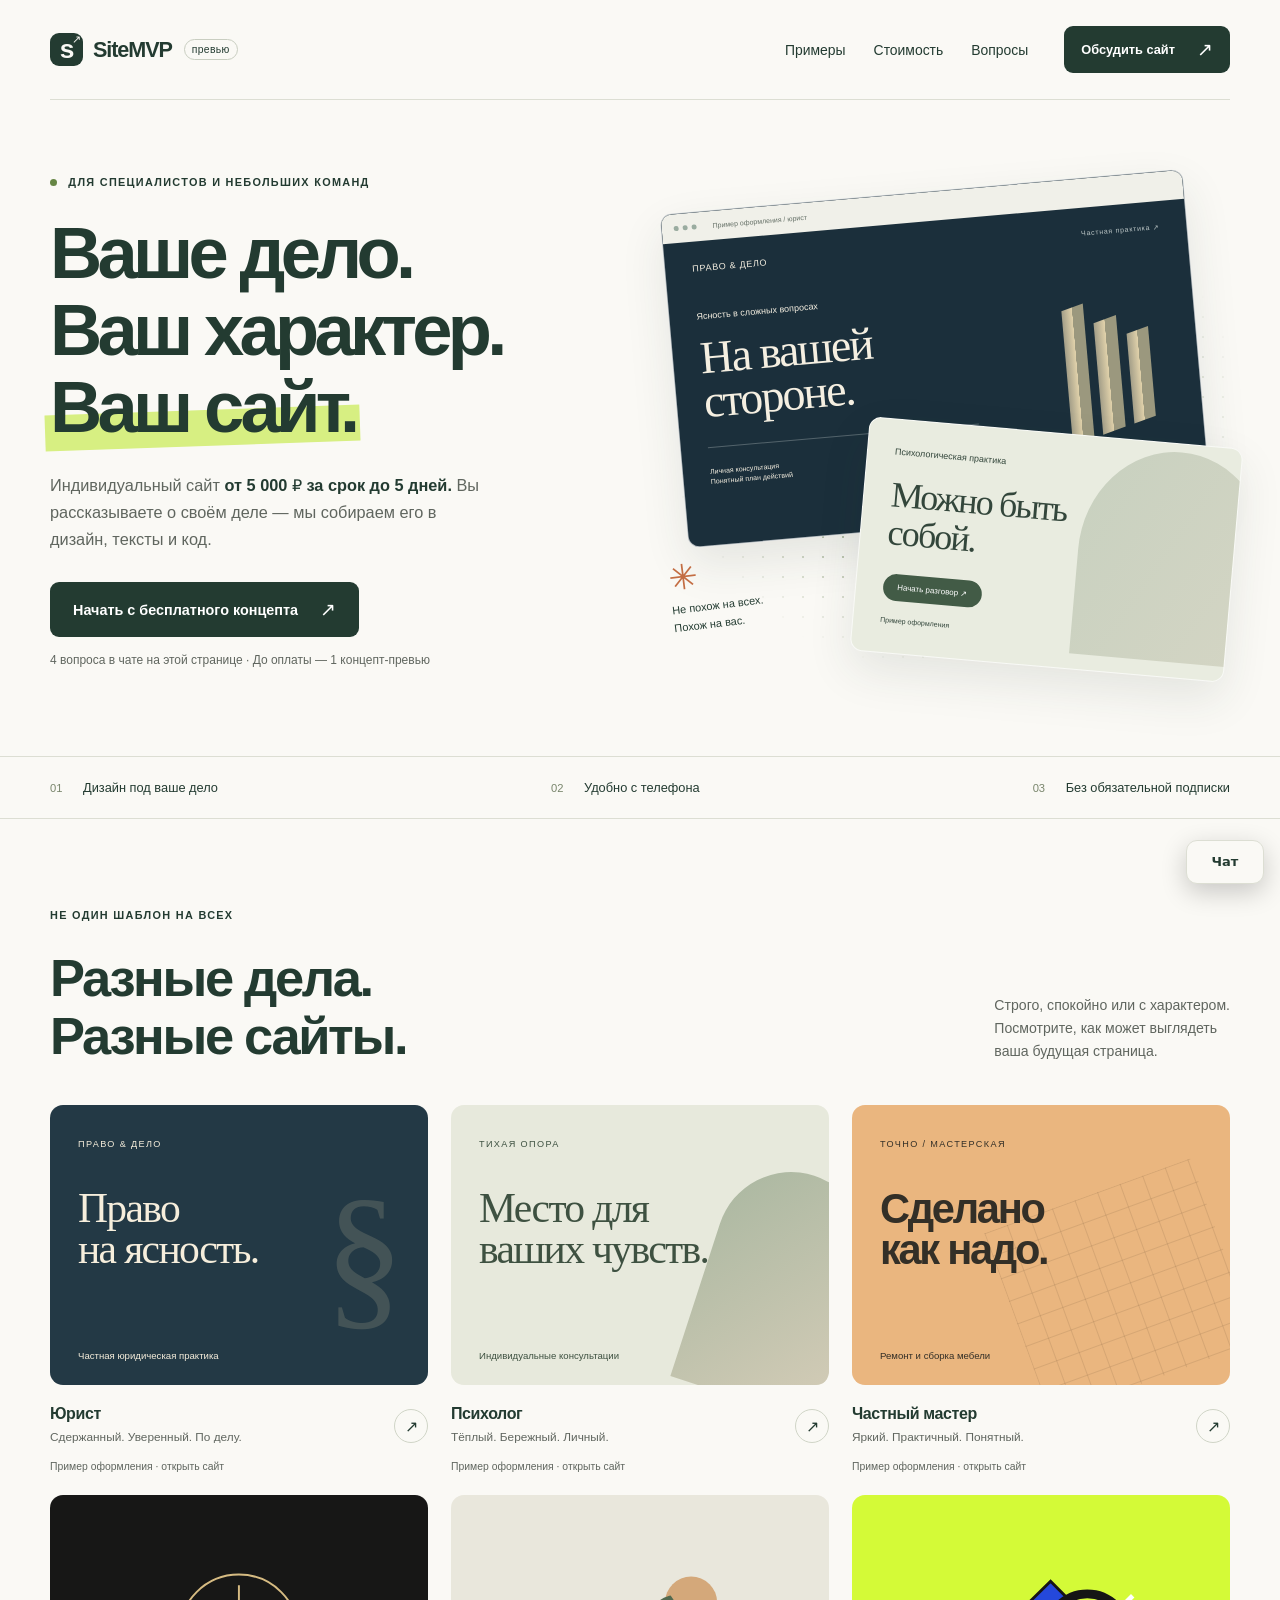
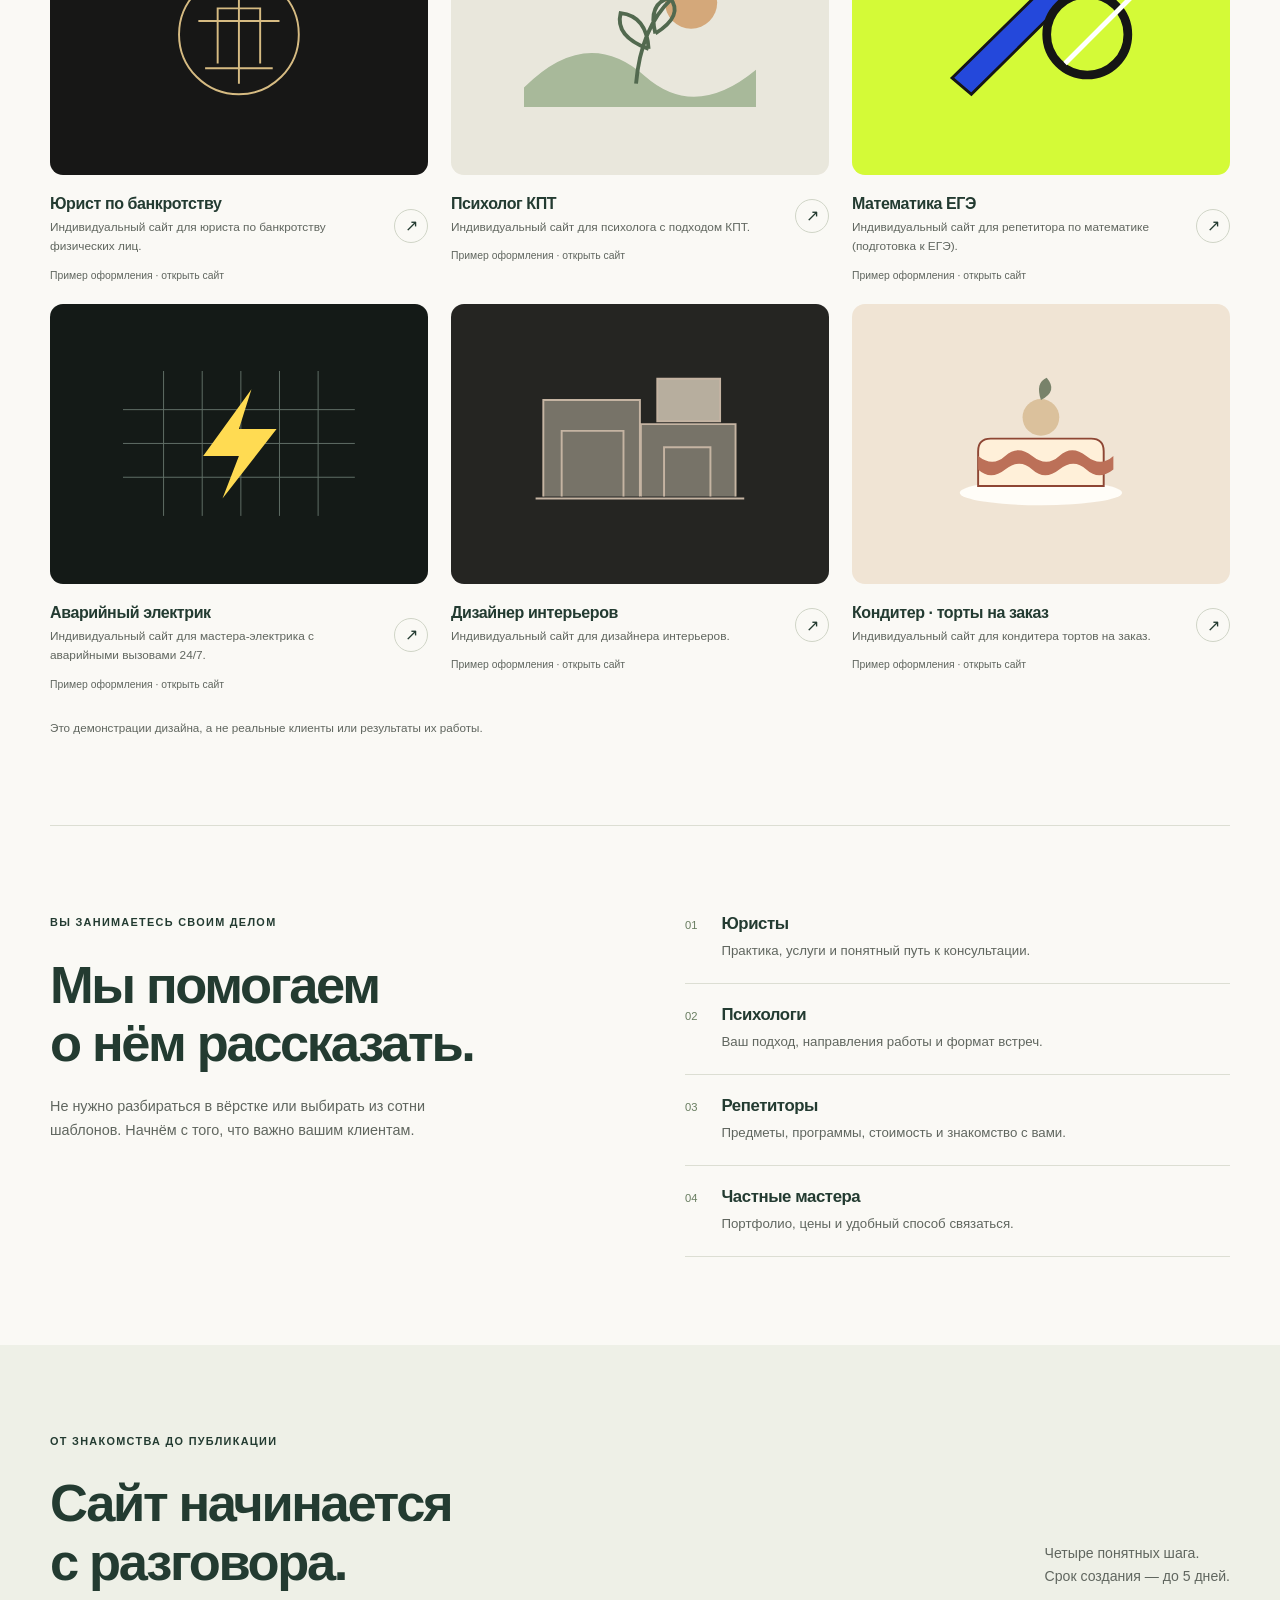
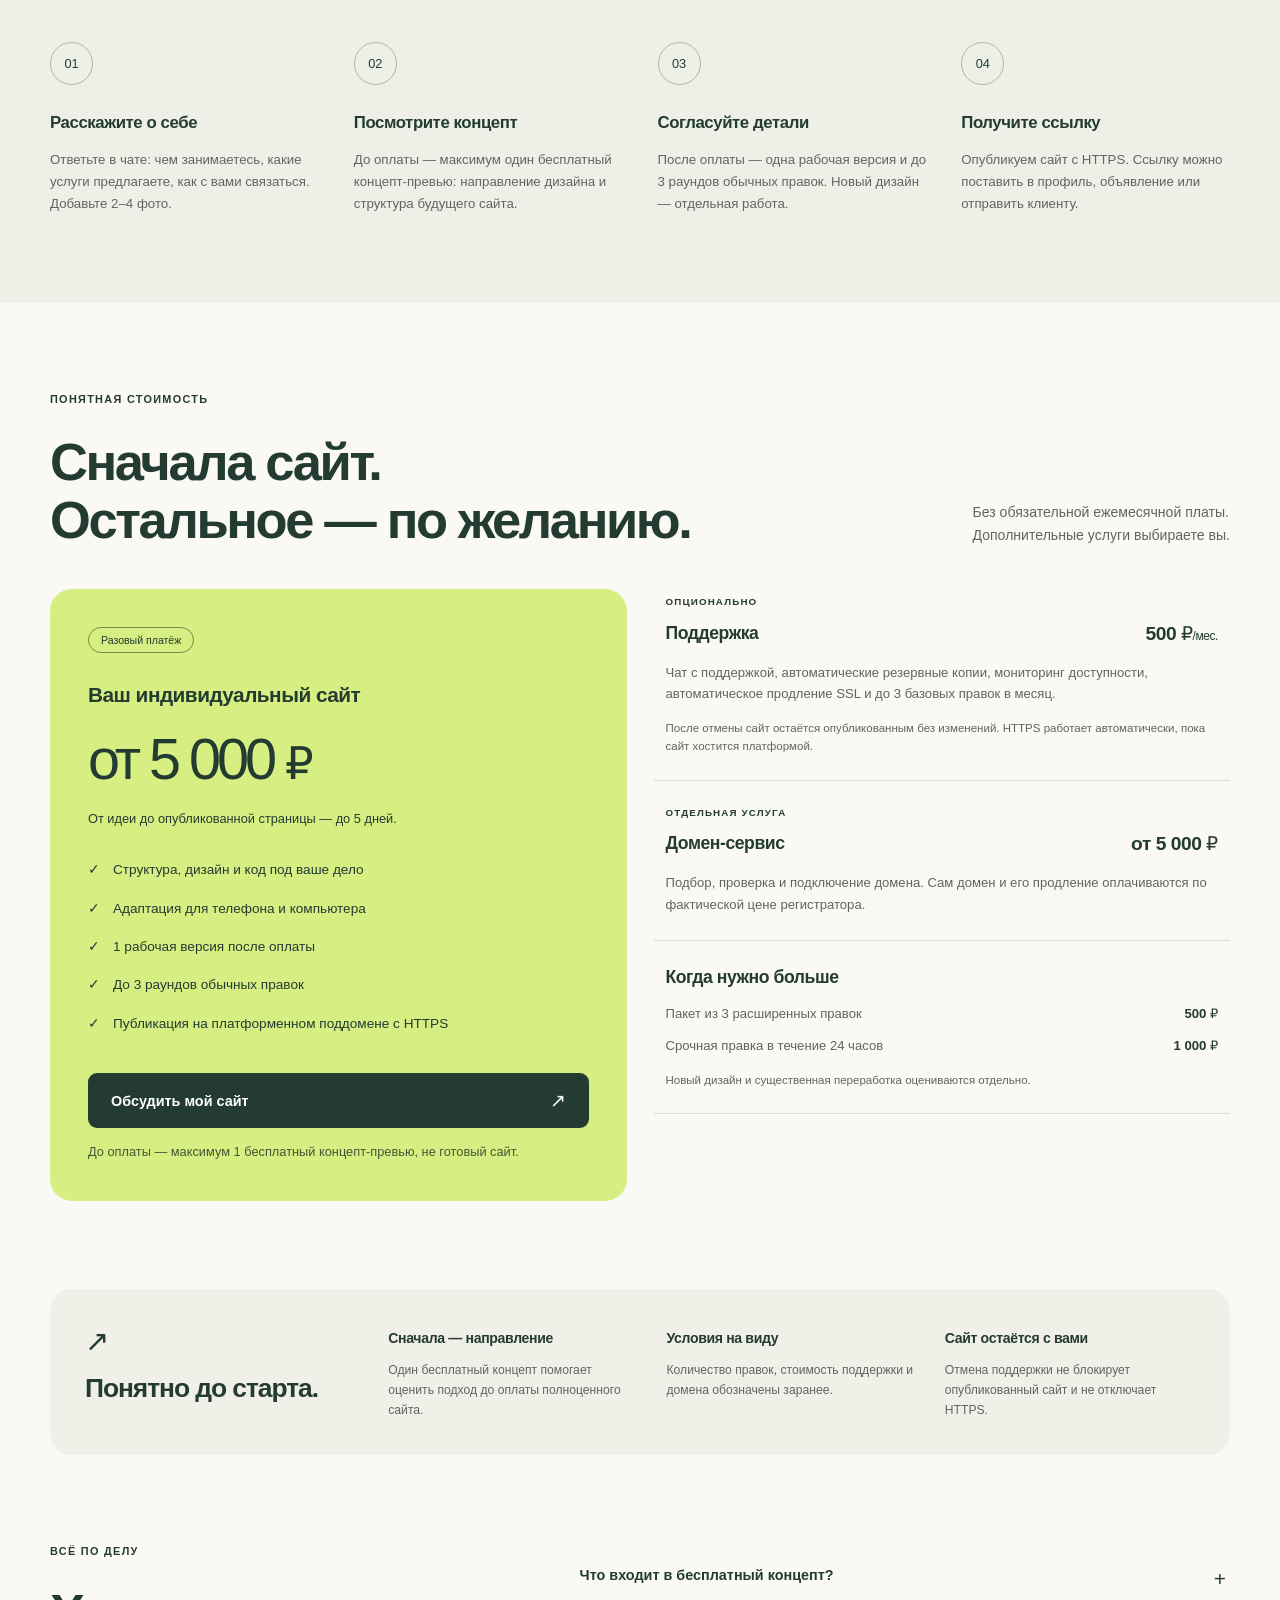
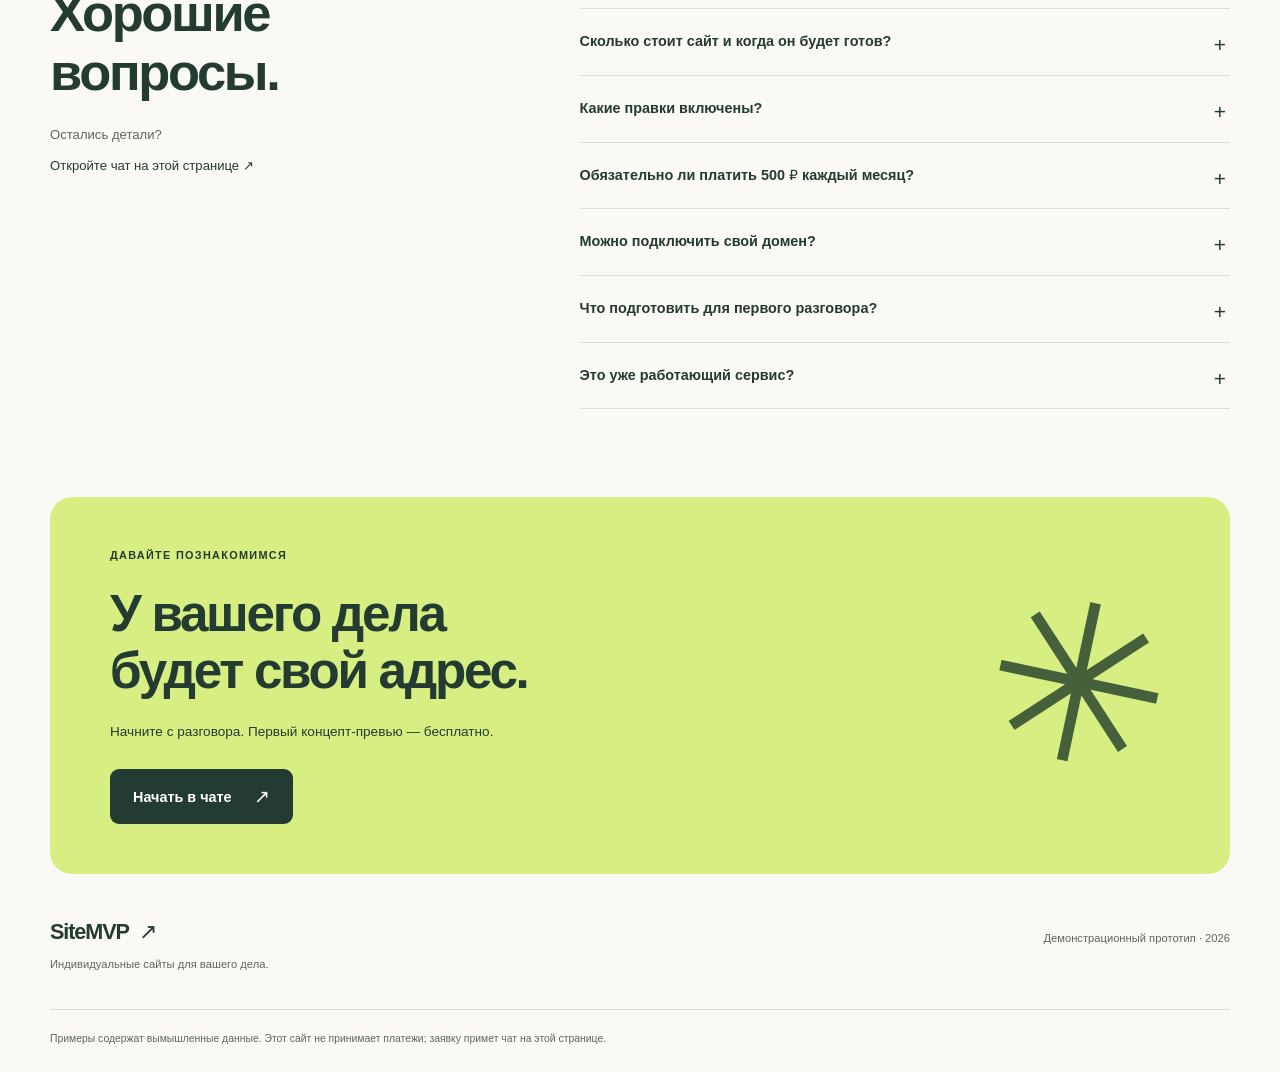
<file: index.html>
<!doctype html>
<html lang="ru">
<head>
  <meta charset="utf-8">
  <meta name="viewport" content="width=device-width, initial-scale=1">
  <meta name="description" content="Индивидуальный сайт для вашего дела от 5 000 ₽, до 5 дней. Один бесплатный концепт-превью, понятные условия и необязательная поддержка.">
  <meta name="color-scheme" content="light">
  <title>SiteMVP — сайт, в котором узнают ваше дело</title>
  <link rel="stylesheet" href="styles.css">
  <link rel="icon" href="data:,">
  <link rel="stylesheet" href="chat-server/chat-widget.css">
</head>
<body>
  <a class="skip-link" href="#main">Перейти к содержимому</a>
  <header class="header wrap">
    <a class="brand" href="index.html" aria-label="SiteMVP, главная"><span class="brand-mark" aria-hidden="true">s<span>↗</span></span>SiteMVP<span class="beta">превью</span></a>
    <nav aria-label="Основная навигация"><a href="#examples">Примеры</a><a href="#pricing">Стоимость</a><a href="#faq">Вопросы</a></nav>
    <a class="button button-small button-dark" href="#sitemvp-chat-widget" data-sitemvp-chat-open>Обсудить сайт <span aria-hidden="true">↗</span></a>
  </header>

  <main id="main">
    <section class="hero wrap" aria-labelledby="hero-title">
      <div class="hero-copy">
        <p class="eyebrow"><span class="status-dot"></span> Для специалистов и небольших команд</p>
        <h1 id="hero-title">Ваше дело.<br>Ваш характер.<br><span class="highlight">Ваш сайт.</span></h1>
        <p class="hero-lead">Индивидуальный сайт <strong>от 5 000 ₽ за срок до 5 дней.</strong> Вы рассказываете о своём деле — мы собираем его в дизайн, тексты и код.</p>
        <a class="button button-dark hero-cta" href="#sitemvp-chat-widget" data-sitemvp-chat-open>Начать с бесплатного концепта <span aria-hidden="true">↗</span></a>
        <p class="fine">4 вопроса в чате на этой странице · До оплаты — 1 концепт-превью</p>
      </div>
      <div class="hero-art" aria-label="Примеры двух разных направлений дизайна: строгий юридический сайт и спокойный сайт психолога">
        <div class="art-grid" aria-hidden="true"></div>
        <div class="browser-card law-preview" aria-hidden="true">
          <div class="browser-bar"><i></i><i></i><i></i><span>Пример оформления / юрист</span></div>
          <div class="law-body"><div class="mini-nav">ПРАВО &amp; ДЕЛО <span>Частная практика ↗</span></div><p class="mini-kicker">Ясность в сложных вопросах</p><h2>На вашей<br>стороне.</h2><div class="mini-rule"></div><div class="mini-bottom"><span>Личная консультация<br>Понятный план действий</span><span class="mini-circle">↗</span></div><div class="law-pillars"><i></i><i></i><i></i></div></div>
        </div>
        <div class="browser-card calm-preview" aria-hidden="true"><div class="calm-orb"></div><span class="mini-kicker">Психологическая практика</span><h2>Можно быть<br>собой.</h2><span class="mini-link">Начать разговор ↗</span><span class="calm-caption">Пример оформления</span></div>
        <div class="art-note" aria-hidden="true"><span>✳</span> Не похож на всех.<br>Похож на вас.</div>
      </div>
    </section>

    <div class="promise-strip"><div class="wrap promises"><span><b>01</b> Дизайн под ваше дело</span><span><b>02</b> Удобно с телефона</span><span><b>03</b> Без обязательной подписки</span></div></div>

    <section class="section wrap" id="examples" aria-labelledby="examples-title">
      <div class="section-heading"><div><p class="eyebrow">Не один шаблон на всех</p><h2 id="examples-title">Разные дела.<br>Разные сайты.</h2></div><p>Строго, спокойно или с характером.<br>Посмотрите, как может выглядеть<br>ваша будущая страница.</p></div>
      <div class="examples-grid">
        <a class="example" href="demo/jurist/index.html"><div class="example-art example-law" aria-hidden="true"><span>ПРАВО &amp; ДЕЛО</span><h3>Право<br>на ясность.</h3><div class="scales">§</div><small>Частная юридическая практика</small></div><div class="example-meta"><div><h3>Юрист</h3><p>Сдержанный. Уверенный. По делу.</p></div><span class="arrow-circle" aria-hidden="true">↗</span></div><span class="example-label">Пример оформления · открыть сайт</span></a>
        <a class="example" href="demo/psychologist/index.html"><div class="example-art example-calm" aria-hidden="true"><span>ТИХАЯ ОПОРА</span><h3>Место для<br>ваших чувств.</h3><div class="calm-shape"></div><small>Индивидуальные консультации</small></div><div class="example-meta"><div><h3>Психолог</h3><p>Тёплый. Бережный. Личный.</p></div><span class="arrow-circle" aria-hidden="true">↗</span></div><span class="example-label">Пример оформления · открыть сайт</span></a>
        <a class="example" href="demo/master/index.html"><div class="example-art example-master" aria-hidden="true"><span>ТОЧНО / МАСТЕРСКАЯ</span><h3>Сделано<br>как надо.</h3><div class="master-grid"></div><small>Ремонт и сборка мебели</small></div><div class="example-meta"><div><h3>Частный мастер</h3><p>Яркий. Практичный. Понятный.</p></div><span class="arrow-circle" aria-hidden="true">↗</span></div><span class="example-label">Пример оформления · открыть сайт</span></a>
        <a class="example" href="landings/bankrotstvo-advokat/index.html"><div class="example-art" aria-hidden="true" style="background:#171716;color:#d6bb82;display:grid;place-items:center"><svg viewBox="0 0 240 150" style="width:72%;height:auto"><circle cx="120" cy="75" r="62" fill="none" stroke="currentColor" stroke-width="2"/><path d="M98 105V48h44v57M78 61h84M85 110h70M120 24v102" fill="none" stroke="currentColor" stroke-width="2"/></svg></div><div class="example-meta"><div><h3>Юрист по банкротству</h3><p>Индивидуальный сайт для юриста по банкротству физических лиц.</p></div><span class="arrow-circle" aria-hidden="true">↗</span></div><span class="example-label">Пример оформления · открыть сайт</span></a>
        <a class="example" href="landings/kpt-psiholog/index.html"><div class="example-art" aria-hidden="true" style="background:#e9e7dc;color:#52694f;display:grid;place-items:center"><svg viewBox="0 0 240 150" style="width:72%;height:auto"><circle cx="173" cy="42" r="27" fill="#d4a87a"/><path d="M0 130Q65 65 125 118T260 93v70H0" fill="#a8b99a"/><path d="M116 126q5-58 37-88M129 90q-35-13-29-37 27 3 29 37m7-16q-8-31 15-37 15 18-15 37" fill="none" stroke="#52694f" stroke-width="4"/></svg></div><div class="example-meta"><div><h3>Психолог КПТ</h3><p>Индивидуальный сайт для психолога с подходом КПТ.</p></div><span class="arrow-circle" aria-hidden="true">↗</span></div><span class="example-label">Пример оформления · открыть сайт</span></a>
        <a class="example" href="landings/ege-matematika/index.html"><div class="example-art" aria-hidden="true" style="background:#d4fa37;color:#151515;display:grid;place-items:center"><svg viewBox="0 0 240 150" style="width:72%;height:auto"><path d="M28 120 130 20l18 18-100 99z" fill="#2448db" stroke="currentColor" stroke-width="3"/><circle cx="168" cy="75" r="42" fill="none" stroke="currentColor" stroke-width="9"/><path d="M145 105l70-70" stroke="#fff" stroke-width="5"/></svg></div><div class="example-meta"><div><h3>Математика ЕГЭ</h3><p>Индивидуальный сайт для репетитора по математике (подготовка к ЕГЭ).</p></div><span class="arrow-circle" aria-hidden="true">↗</span></div><span class="example-label">Пример оформления · открыть сайт</span></a>
        <a class="example" href="landings/elektrik-avariynyy/index.html"><div class="example-art" aria-hidden="true" style="background:#141a17;color:#ffdb52;display:grid;place-items:center"><svg viewBox="0 0 240 150" style="width:72%;height:auto"><path d="M0 40h240M0 75h240M0 110h240M42 0v150M82 0v150M122 0v150M162 0v150M202 0v150" stroke="#627068" stroke-width="1"/><path d="m133 19-50 69h37l-17 44 56-72h-39z" fill="currentColor"/></svg></div><div class="example-meta"><div><h3>Аварийный электрик</h3><p>Индивидуальный сайт для мастера-электрика с аварийными вызовами 24/7.</p></div><span class="arrow-circle" aria-hidden="true">↗</span></div><span class="example-label">Пример оформления · открыть сайт</span></a>
        <a class="example" href="landings/interior-designer/index.html"><div class="example-art" aria-hidden="true" style="background:#252522;color:#c5b4a2;display:grid;place-items:center"><svg viewBox="0 0 240 150" style="width:72%;height:auto"><path d="M20 130V30h100v100M121 130V55h98v75M39 130V62h64v68M145 130V79h48v51" fill="#777368" stroke="currentColor" stroke-width="2"/><path d="M12 132h216M138 52h65V8h-65z" fill="#b7ae9e" stroke="currentColor" stroke-width="2"/></svg></div><div class="example-meta"><div><h3>Дизайнер интерьеров</h3><p>Индивидуальный сайт для дизайнера интерьеров.</p></div><span class="arrow-circle" aria-hidden="true">↗</span></div><span class="example-label">Пример оформления · открыть сайт</span></a>
        <a class="example" href="landings/torty-na-zakaz/index.html"><div class="example-art" aria-hidden="true" style="background:#f0e4d4;color:#8e4634;display:grid;place-items:center"><svg viewBox="0 0 240 150" style="width:72%;height:auto"><ellipse cx="120" cy="126" rx="84" ry="13" fill="#fffdf8"/><path d="M55 83q0-13 13-13h104q13 0 13 13v36H55z" fill="#fff0d9" stroke="currentColor" stroke-width="2"/><path d="M55 88q15 12 28 0t28 0 28 0 28 0 28 0v14q-15 12-28 0t-28 0-28 0-28 0-28 0z" fill="#bc7058"/><circle cx="120" cy="48" r="19" fill="#dbc19c"/><path d="M120 30q-6-18 6-23 12 14-6 23" fill="#78826a"/></svg></div><div class="example-meta"><div><h3>Кондитер · торты на заказ</h3><p>Индивидуальный сайт для кондитера тортов на заказ.</p></div><span class="arrow-circle" aria-hidden="true">↗</span></div><span class="example-label">Пример оформления · открыть сайт</span></a>
      </div>
      <p class="section-note">Это демонстрации дизайна, а не реальные клиенты или результаты их работы.</p>
    </section>

    <section class="audience section wrap" aria-labelledby="audience-title"><div><p class="eyebrow">Вы занимаетесь своим делом</p><h2 id="audience-title">Мы помогаем<br>о нём рассказать.</h2><p>Не нужно разбираться в вёрстке или выбирать из сотни шаблонов. Начнём с того, что важно вашим клиентам.</p></div><div class="audience-list"><div><span>01</span><div><h3>Юристы</h3><p>Практика, услуги и понятный путь к консультации.</p></div></div><div><span>02</span><div><h3>Психологи</h3><p>Ваш подход, направления работы и формат встреч.</p></div></div><div><span>03</span><div><h3>Репетиторы</h3><p>Предметы, программы, стоимость и знакомство с вами.</p></div></div><div><span>04</span><div><h3>Частные мастера</h3><p>Портфолио, цены и удобный способ связаться.</p></div></div></div></section>

    <section class="process-section" id="process" aria-labelledby="process-title"><div class="section wrap"><div class="section-heading"><div><p class="eyebrow">От знакомства до публикации</p><h2 id="process-title">Сайт начинается<br>с разговора.</h2></div><p>Четыре понятных шага.<br>Срок создания — до 5 дней.</p></div><ol class="steps"><li><span class="step-number">01</span><h3>Расскажите о себе</h3><p>Ответьте в чате: чем занимаетесь, какие услуги предлагаете, как с вами связаться. Добавьте 2–4 фото.</p></li><li><span class="step-number">02</span><h3>Посмотрите концепт</h3><p>До оплаты — максимум один бесплатный концепт-превью: направление дизайна и структура будущего сайта.</p></li><li><span class="step-number">03</span><h3>Согласуйте детали</h3><p>После оплаты — одна рабочая версия и до 3 раундов обычных правок. Новый дизайн — отдельная работа.</p></li><li><span class="step-number">04</span><h3>Получите ссылку</h3><p>Опубликуем сайт с HTTPS. Ссылку можно поставить в профиль, объявление или отправить клиенту.</p></li></ol></div></section>

    <section class="section wrap" id="pricing" aria-labelledby="pricing-title"><div class="section-heading"><div><p class="eyebrow">Понятная стоимость</p><h2 id="pricing-title">Сначала сайт.<br>Остальное — по желанию.</h2></div><p>Без обязательной ежемесячной платы.<br>Дополнительные услуги выбираете вы.</p></div>
      <div class="pricing-grid"><article class="main-price"><span class="tag">Разовый платёж</span><h3>Ваш индивидуальный сайт</h3><p class="price">от 5 000 <span>₽</span></p><p>От идеи до опубликованной страницы — до 5 дней.</p><ul class="check-list"><li>Структура, дизайн и код под ваше дело</li><li>Адаптация для телефона и компьютера</li><li>1 рабочая версия после оплаты</li><li>До 3 раундов обычных правок</li><li>Публикация на платформенном поддомене с HTTPS</li></ul><a class="button button-dark" href="#sitemvp-chat-widget" data-sitemvp-chat-open>Обсудить мой сайт <span aria-hidden="true">↗</span></a><p class="fine">До оплаты — максимум 1 бесплатный концепт-превью, не готовый сайт.</p></article>
      <div class="optional-prices"><article><span class="eyebrow">Опционально</span><h3>Поддержка <span>500 ₽<small>/мес.</small></span></h3><p>Чат с поддержкой, автоматические резервные копии, мониторинг доступности, автоматическое продление SSL и до 3 базовых правок в месяц.</p><p class="fine">После отмены сайт остаётся опубликованным без изменений. HTTPS работает автоматически, пока сайт хостится платформой.</p></article><article><span class="eyebrow">Отдельная услуга</span><h3>Домен-сервис <span>от 5 000 ₽</span></h3><p>Подбор, проверка и подключение домена. Сам домен и его продление оплачиваются по фактической цене регистратора.</p></article><article class="extras"><h3>Когда нужно больше</h3><p><span>Пакет из 3 расширенных правок</span><strong>500 ₽</strong></p><p><span>Срочная правка в течение 24 часов</span><strong>1 000 ₽</strong></p><p class="fine">Новый дизайн и существенная переработка оцениваются отдельно.</p></article></div></div>
    </section>

    <section class="trust wrap" aria-labelledby="trust-title"><div><span class="trust-icon" aria-hidden="true">↗</span><h2 id="trust-title">Понятно до старта.</h2></div><article><h3>Сначала — направление</h3><p>Один бесплатный концепт помогает оценить подход до оплаты полноценного сайта.</p></article><article><h3>Условия на виду</h3><p>Количество правок, стоимость поддержки и домена обозначены заранее.</p></article><article><h3>Сайт остаётся с вами</h3><p>Отмена поддержки не блокирует опубликованный сайт и не отключает HTTPS.</p></article></section>

    <section class="section wrap faq-layout" id="faq" aria-labelledby="faq-title"><div><p class="eyebrow">Всё по делу</p><h2 id="faq-title">Хорошие<br>вопросы.</h2><p>Остались детали?<br><a class="text-link" href="#sitemvp-chat-widget" data-sitemvp-chat-open>Откройте чат на этой странице ↗</a></p></div><div class="faq-list">
      <details><summary>Что входит в бесплатный концепт?</summary><p>До оплаты можно получить максимум 1 концепт-превью: представление о стиле и структуре. Это не полноценный готовый сайт. Неоплаченные материалы и черновики хранятся до 30 дней.</p></details>
      <details><summary>Сколько стоит сайт и когда он будет готов?</summary><p>Индивидуальный сайт — от 5 000 ₽ разово, срок — до 5 дней. Стоимость и объём работ согласуем до оплаты.</p></details>
      <details><summary>Какие правки включены?</summary><p>После оплаты 5 000 ₽ — одна рабочая версия и до 3 раундов обычных правок. Новый дизайн или существенная переработка — отдельная работа.</p></details>
      <details><summary>Обязательно ли платить 500 ₽ каждый месяц?</summary><p>Нет. Поддержка за 500 ₽/мес. опциональна. После отмены прекращаются поддержка, изменения и дополнительные сервисы. Сайт остаётся опубликованным в режиме только для чтения, а HTTPS продолжает работать автоматически, пока он хостится платформой.</p></details>
      <details><summary>Можно подключить свой домен?</summary><p>Да. Подбор, проверка и подключение — от 5 000 ₽. Домен и продление оплачиваются отдельно по цене регистратора. Если свой домен перестал работать, остаётся возможность использовать платформенный поддомен.</p></details>
      <details><summary>Что подготовить для первого разговора?</summary><p>Описание вашей деятельности, 3–5 услуг и цены, контакт для связи и 2–4 фотографии. В демонстрационном боте используйте только вымышленные сведения и тестовые изображения.</p></details>
      <details><summary>Это уже работающий сервис?</summary><p>Сейчас вы смотрите демонстрационный прототип: можно изучить три примера дизайна и сценарий бота. Сообщения из чата уходят оператору; онлайн-оплата ещё не подключена. Формы в примерах ничего не отправляют.</p></details>
    </div></section>

    <section class="final-cta wrap"><div><p class="eyebrow">Давайте познакомимся</p><h2>У вашего дела<br>будет свой адрес.</h2><p>Начните с разговора. Первый концепт-превью — бесплатно.</p><a class="button button-dark" href="#sitemvp-chat-widget" data-sitemvp-chat-open>Начать в чате <span aria-hidden="true">↗</span></a></div><span class="cta-flower" aria-hidden="true">✳</span></section>
  </main>
  <footer class="footer wrap"><div><a class="brand" href="index.html">SiteMVP<span aria-hidden="true">↗</span></a><p>Индивидуальные сайты для вашего дела.</p></div><div><p>Демонстрационный прототип · 2026</p></div><p class="footer-note">Примеры содержат вымышленные данные. Этот сайт не принимает платежи; заявку примет чат на этой странице.</p></footer>
  <!-- SiteMVP local demo chat -->
  <div id="sitemvp-chat-widget" class="sitemvp-chat-widget">
    <button class="sitemvp-chat-toggle" type="button" aria-controls="sitemvp-chat-panel" aria-expanded="false" aria-label="Открыть чат">Чат</button>
    <section id="sitemvp-chat-panel" class="sitemvp-chat-panel" role="dialog" aria-label="Чат с SiteMVP" aria-modal="false" aria-describedby="sitemvp-chat-notice" hidden>
      <header class="sitemvp-chat-header">
        <div><span class="sitemvp-chat-kicker">SiteMVP · демо</span><h2 class="sitemvp-chat-title">Давайте знакомиться</h2></div>
        <button class="sitemvp-chat-close" type="button" aria-label="Закрыть чат">×</button>
      </header>
      <p id="sitemvp-chat-notice" class="sitemvp-chat-notice"><strong>Демо-режим:</strong> сообщения обрабатываются локально, отправка появится позже. Используйте вымышленные данные.</p>
      <div class="sitemvp-chat-thread" role="log" aria-label="Сообщения чата" aria-live="polite" aria-relevant="additions" aria-atomic="false">
        <div class="sitemvp-chat-message is-assistant"><p>Здравствуйте! 👋 Помогу подготовить индивидуальный сайт. Ответьте на 4 вопроса — в этой демонстрации переписка останется только на странице.</p></div>
      </div>
      <div class="sitemvp-chat-quick" role="group" aria-label="Быстрые ответы">
        <button type="button" data-chat-action="start">Начать</button>
        <button type="button" data-chat-action="prepare">Что подготовить?</button>
      </div>
      <form class="sitemvp-chat-form" hidden>
        <label class="sitemvp-chat-sr-only" for="sitemvp-chat-input">Ваш ответ</label>
        <input id="sitemvp-chat-input" type="text" maxlength="700" autocomplete="off" placeholder="Напишите ответ…" aria-label="Ваш ответ">
        <button type="submit">Отправить</button>
      </form>
      <span class="sitemvp-chat-cta" hidden>Демо завершено — в рабочем сервисе заявку примет оператор.</span>
    </section>
  </div>
  <style>
    .sitemvp-chat-widget {
      --sm-chat-surface: var(--panel, var(--paper, var(--bg, #fff)));
      --sm-chat-page: var(--bg, var(--paper, #fff));
      --sm-chat-ink: var(--ink, #24342c);
      --sm-chat-muted: var(--muted, #657168);
      --sm-chat-line: var(--line, #d8ded8);
      --sm-chat-accent: var(--lime, var(--gold, var(--signal, var(--olive, var(--stone, var(--cta, #a8c4b2))))));
      color: var(--sm-chat-ink);
      font-family: var(--sans, var(--round, var(--serif, system-ui, sans-serif)));
    }
    .sitemvp-chat-widget, .sitemvp-chat-widget * { box-sizing: border-box; }
    .sitemvp-chat-toggle {
      position: fixed; z-index: 2147483000; right: max(16px, env(safe-area-inset-right, 0px));
      bottom: max(16px, env(safe-area-inset-bottom, 0px)); min-width: 78px; min-height: 52px;
      padding: 12px 20px; border: 1px solid var(--sm-chat-line); border-radius: 999px;
      background: var(--sm-chat-ink); color: var(--sm-chat-page); font-family: inherit; font-size: 15px; font-weight: 650; line-height: 1.2;
      box-shadow: 0 8px 26px #0003; cursor: pointer;
    }
    .sitemvp-chat-panel {
      position: fixed; z-index: 2147483000; right: max(16px, env(safe-area-inset-right, 0px));
      bottom: calc(78px + env(safe-area-inset-bottom, 0px)); width: min(390px, calc(100vw - 32px));
      max-height: min(78vh, 680px); max-height: min(78dvh, 680px); display: flex; flex-direction: column;
      gap: 12px; padding: 16px; overflow: hidden; border: 1px solid var(--sm-chat-line);
      border-radius: 18px; background: var(--sm-chat-surface); color: var(--sm-chat-ink);
      box-shadow: 0 16px 48px #0004; font-family: inherit; font-size: 14px; line-height: 1.5;
    }
    .sitemvp-chat-panel[hidden], .sitemvp-chat-form[hidden], .sitemvp-chat-cta[hidden] { display: none !important; }
    .sitemvp-chat-header { display: flex; align-items: flex-start; justify-content: space-between; gap: 12px; }
    .sitemvp-chat-kicker { display: block; margin-bottom: 4px; color: var(--sm-chat-muted); font-size: 11px; letter-spacing: .08em; text-transform: uppercase; }
    .sitemvp-chat-title { margin: 0; color: var(--sm-chat-ink); font-family: inherit; font-size: 20px; font-weight: 650; line-height: 1.2; letter-spacing: -.02em; }
    .sitemvp-chat-close { display: grid; place-items: center; flex: 0 0 40px; width: 40px; height: 40px; border: 1px solid var(--sm-chat-line); border-radius: 50%; background: transparent; color: var(--sm-chat-ink); font-family: inherit; font-size: 25px; font-weight: 400; line-height: 1; cursor: pointer; }
    .sitemvp-chat-notice { margin: 0; padding: 9px 11px; border-left: 3px solid var(--sm-chat-accent); background: var(--sm-chat-surface); background: color-mix(in srgb, var(--sm-chat-accent) 14%, var(--sm-chat-surface)); color: var(--sm-chat-ink); font-size: 12px; line-height: 1.45; }
    .sitemvp-chat-thread { min-height: 120px; max-height: 38vh; overflow-y: auto; overscroll-behavior: contain; display: flex; flex-direction: column; gap: 9px; padding: 2px 2px 4px; }
    .sitemvp-chat-message { width: fit-content; max-width: 92%; padding: 10px 12px; border: 1px solid var(--sm-chat-line); border-radius: 14px 14px 14px 4px; background: var(--sm-chat-page); color: var(--sm-chat-ink); overflow-wrap: anywhere; }
    .sitemvp-chat-message p { margin: 0; color: inherit; font: inherit; }
    .sitemvp-chat-message.is-user { align-self: flex-end; border-color: var(--sm-chat-accent); border-radius: 14px 14px 4px 14px; background: var(--sm-chat-surface); background: color-mix(in srgb, var(--sm-chat-accent) 20%, var(--sm-chat-surface)); }
    .sitemvp-chat-quick { display: flex; flex-wrap: wrap; gap: 8px; }
    .sitemvp-chat-widget button, .sitemvp-chat-cta { min-height: 44px; border: 1px solid var(--sm-chat-line); border-radius: 11px; padding: 10px 13px; background: var(--sm-chat-surface); color: var(--sm-chat-ink); font-family: inherit; font-size: 13px; font-weight: 600; line-height: 1.25; text-align: center; cursor: pointer; }
    .sitemvp-chat-widget button:hover, .sitemvp-chat-cta:hover { border-color: var(--sm-chat-accent); }
    .sitemvp-chat-form { display: flex; gap: 8px; }
    .sitemvp-chat-form input { min-width: 0; flex: 1; height: 46px; border: 1px solid var(--sm-chat-line); border-radius: 11px; padding: 0 12px; background: var(--sm-chat-page); color: var(--sm-chat-ink); font-family: inherit; font-size: 14px; line-height: 1.3; }
    .sitemvp-chat-form input::placeholder { color: var(--sm-chat-muted); opacity: 1; }
    .sitemvp-chat-form button, .sitemvp-chat-cta { display: inline-flex; align-items: center; justify-content: center; gap: 8px; flex: 0 0 auto; background: var(--sm-chat-ink); color: var(--sm-chat-page); }
    .sitemvp-chat-cta { align-self: flex-start; text-decoration: none; }
    .sitemvp-chat-widget button:focus-visible, .sitemvp-chat-widget input:focus-visible, .sitemvp-chat-cta:focus-visible { outline: 3px solid var(--sm-chat-ink); outline-offset: 3px; }
    .sitemvp-chat-sr-only { position: absolute; width: 1px; height: 1px; padding: 0; margin: -1px; overflow: hidden; clip: rect(0, 0, 0, 0); white-space: nowrap; border: 0; }
    @media (max-width: 420px) {
      .sitemvp-chat-panel { right: max(10px, env(safe-area-inset-right, 0px)); width: calc(100vw - 20px); padding: 13px; gap: 10px; }
      .sitemvp-chat-thread { max-height: 34vh; }
    }
    @media (prefers-reduced-motion: reduce) { .sitemvp-chat-panel, .sitemvp-chat-widget * { scroll-behavior: auto !important; transition: none !important; } }
  </style>
  <script>
    (function () {
      const root = document.getElementById('sitemvp-chat-widget');
      if (!root) return;
      const toggle = root.querySelector('.sitemvp-chat-toggle');
      const panel = root.querySelector('.sitemvp-chat-panel');
      const close = root.querySelector('.sitemvp-chat-close');
      const thread = root.querySelector('.sitemvp-chat-thread');
      const quick = root.querySelector('.sitemvp-chat-quick');
      const form = root.querySelector('.sitemvp-chat-form');
      const input = root.querySelector('.sitemvp-chat-form input');
      const cta = root.querySelector('.sitemvp-chat-cta');
      const questions = [
        '1 из 4. Чем вы занимаетесь и как называется ваш бизнес или как вас зовут?',
        '2 из 4. Какие ваши 3–5 основных услуг и цены на них?',
        '3 из 4. Какой контакт указать на сайте для связи с вами?',
        '4 из 4. Какие фотографии или материалы вы готовы показать? В демо файлы не загружаются — опишите их текстом.'
      ];
      let started = false;
      let step = 0;

      function addMessage(text, kind) {
        const message = document.createElement('div');
        message.className = 'sitemvp-chat-message ' + (kind === 'user' ? 'is-user' : 'is-assistant');
        const paragraph = document.createElement('p');
        paragraph.textContent = text;
        message.appendChild(paragraph);
        thread.appendChild(message);
        thread.scrollTop = thread.scrollHeight;
      }

      function openPanel() {
        panel.hidden = false;
        toggle.setAttribute('aria-expanded', 'true');
        toggle.setAttribute('aria-label', 'Закрыть чат');
        if (started && !form.hidden) input.focus();
        else if (!quick.hidden) quick.querySelector('button').focus();
        else close.focus();
      }

      function closePanel() {
        panel.hidden = true;
        toggle.setAttribute('aria-expanded', 'false');
        toggle.setAttribute('aria-label', 'Открыть чат');
        toggle.focus();
      }

      toggle.addEventListener('click', function () {
        if (panel.hidden) openPanel();
        else closePanel();
      });
      close.addEventListener('click', closePanel);
      document.addEventListener('click', function (event) {
        const opener = event.target.closest('[data-sitemvp-chat-open]');
        if (!opener) return;
        event.preventDefault();
        openPanel();
      });
      if (window.location.hash === '#sitemvp-chat-widget') openPanel();
      document.addEventListener('keydown', function (event) {
        if (event.key === 'Escape' && !panel.hidden) {
          event.preventDefault();
          closePanel();
        }
      });

      quick.addEventListener('click', function (event) {
        const button = event.target.closest('button[data-chat-action]');
        if (!button) return;
        if (button.dataset.chatAction === 'prepare') {
          addMessage('Что подготовить?', 'user');
          addMessage('Описание вашего дела, 3–5 услуг с ценами, контакт и 2–4 фотографии или материалы. Это демонстрация: используйте вымышленные сведения.', 'assistant');
          return;
        }
        started = true;
        quick.hidden = true;
        form.hidden = false;
        addMessage('Начать', 'user');
        addMessage(questions[step], 'assistant');
        input.focus();
      });

      form.addEventListener('submit', function (event) {
        event.preventDefault();
        const answer = input.value.trim();
        if (!answer) return;
        addMessage(answer, 'user');
        input.value = '';
        step += 1;
        if (step < questions.length) {
          addMessage(questions[step], 'assistant');
          input.focus();
          return;
        }
        addMessage('Спасибо! Это демонстрация — в рабочем сервисе оператор ответит в этом чате.', 'assistant');
        form.hidden = true;
        cta.hidden = false;
        cta.focus();
      });
    }());
  </script>
  <script>window.SITEMVP_CHAT_API='https://producers-forbes-stan-java.trycloudflare.com';</script><script src="chat-server/chat-widget.js"></script>
</body>
</html>
</file>
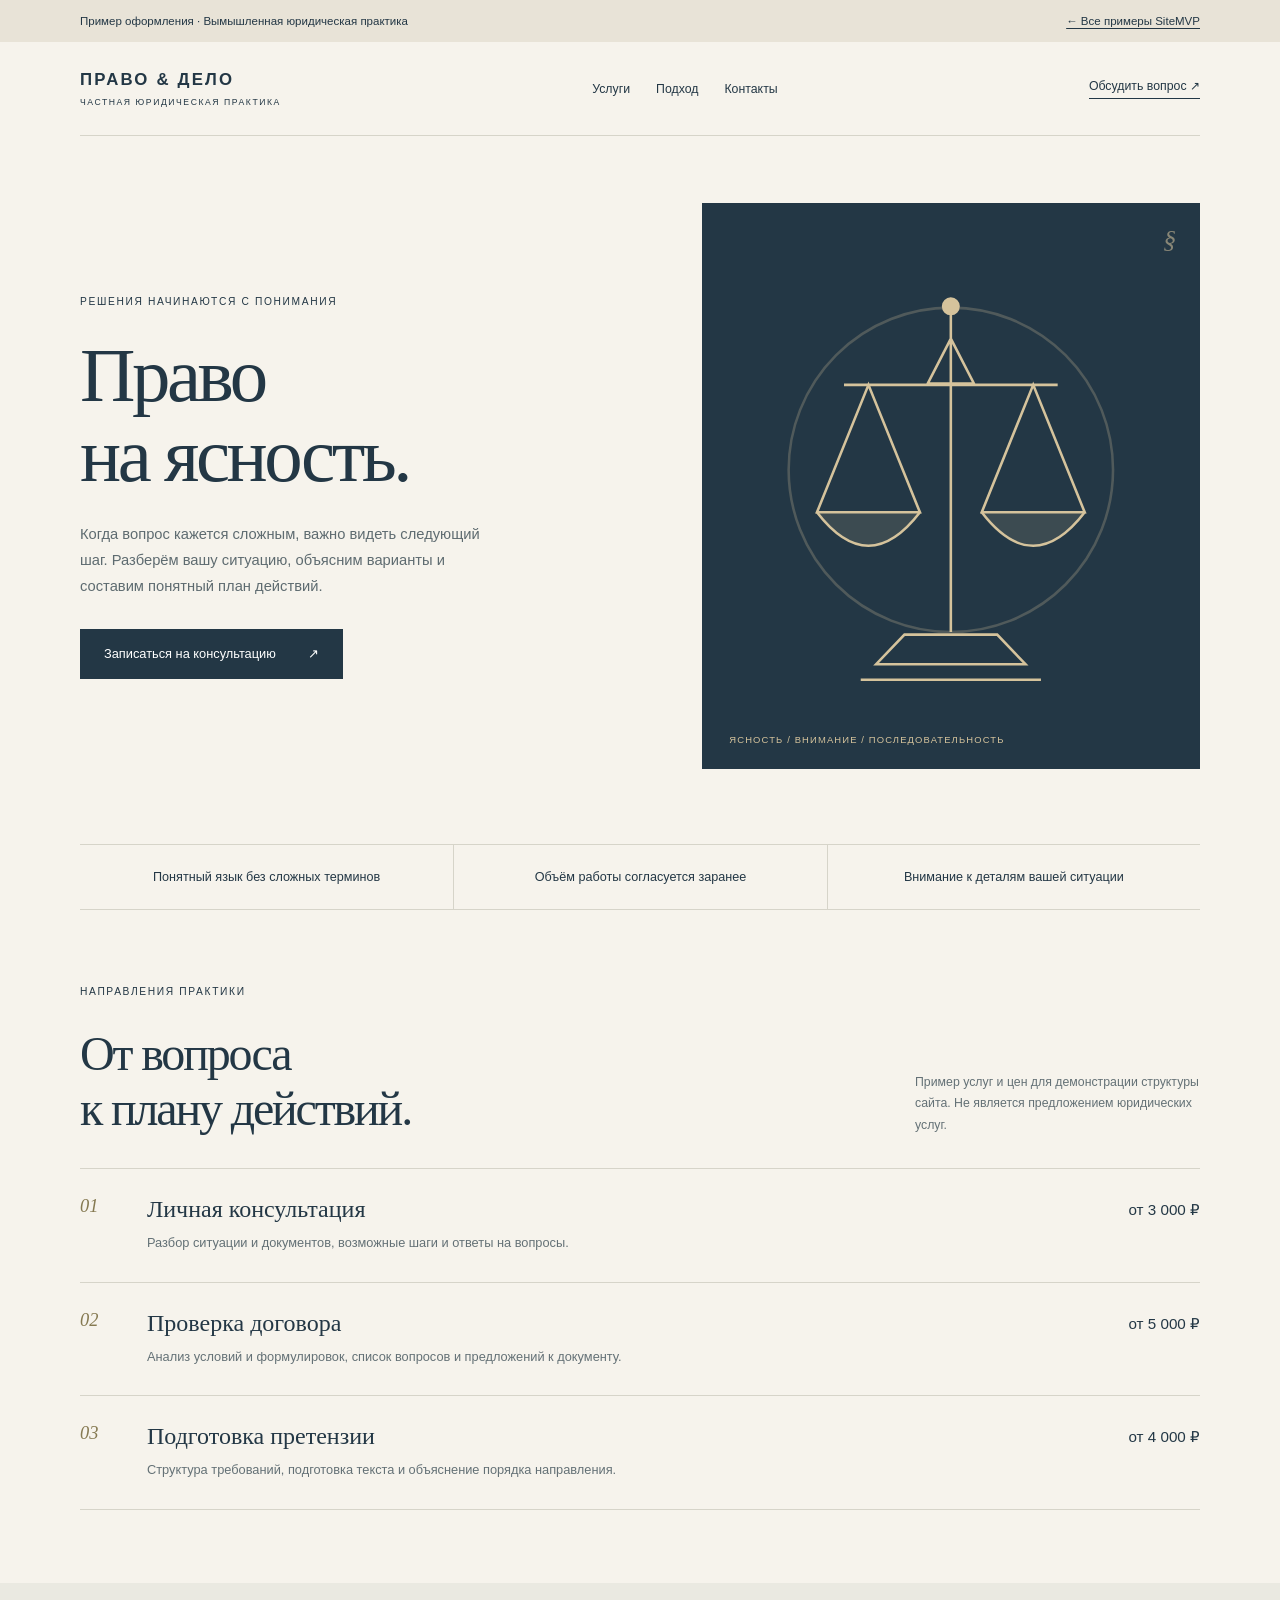
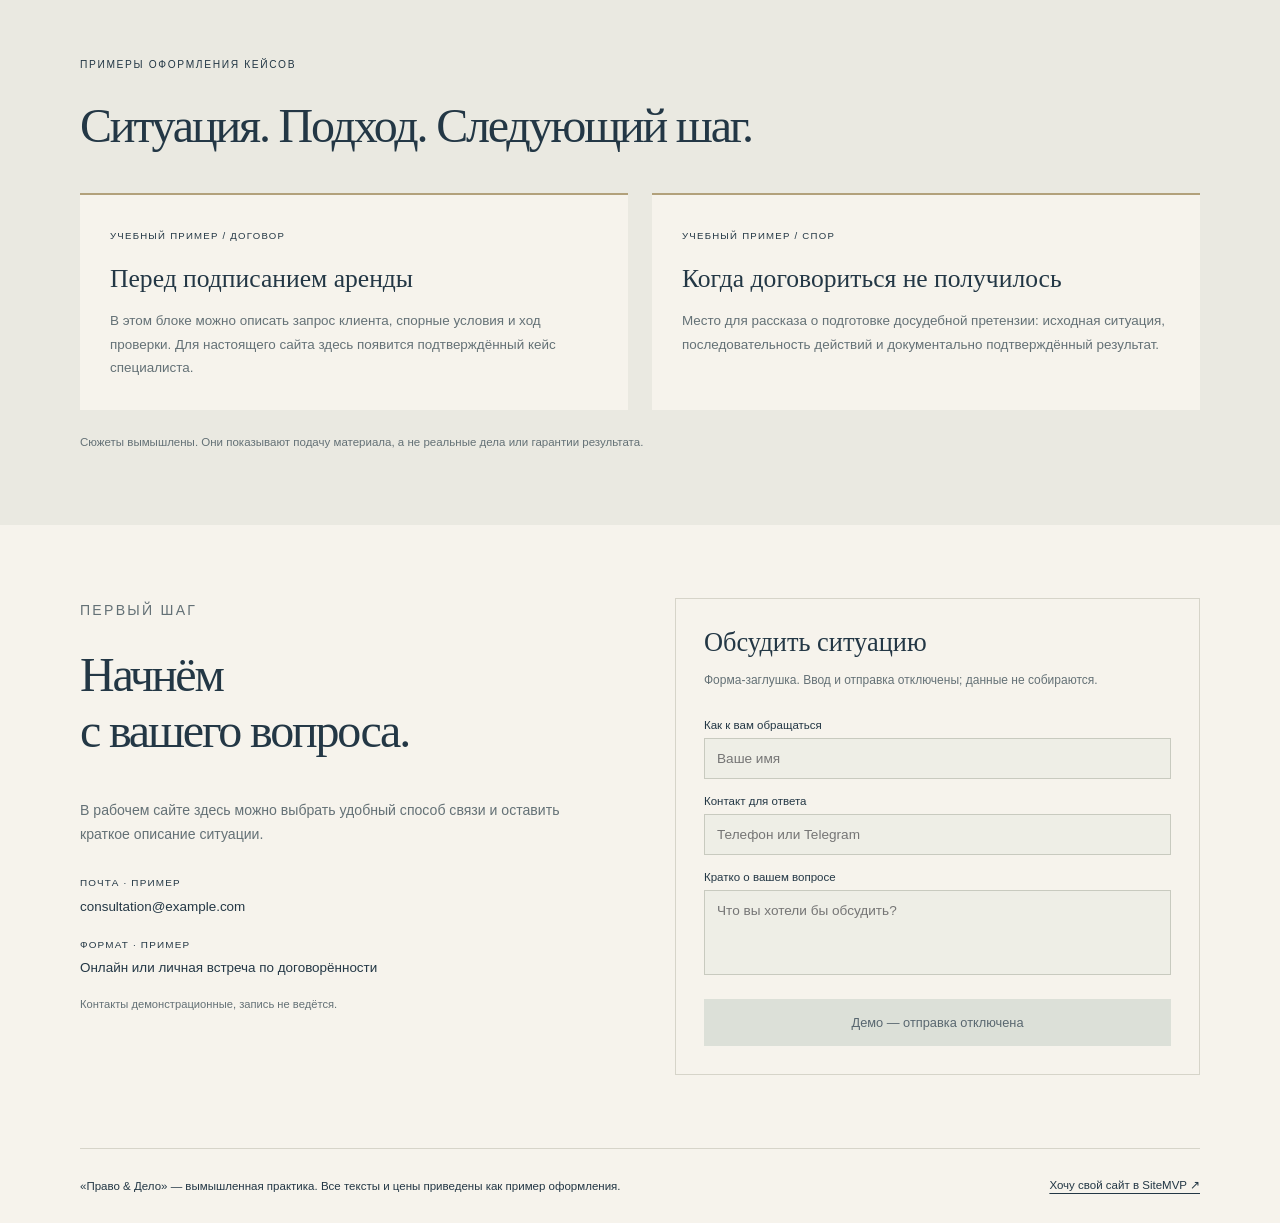
<file: demo/jurist/index.html>
<!doctype html>
<html lang="ru">
<head>
  <meta charset="utf-8">
  <meta name="viewport" content="width=device-width, initial-scale=1">
  <meta name="description" content="Пример оформления индивидуального сайта юриста от SiteMVP. Вымышленная практика, демонстрационные услуги и цены.">
  <meta name="color-scheme" content="light">
  <link rel="icon" href="data:,">
  <title>Право &amp; Дело — пример сайта юриста · SiteMVP</title>
  <style>
    :root{font-family:-apple-system,BlinkMacSystemFont,"Segoe UI",sans-serif;color:#233745;background:#f6f3ec;--navy:#233745;--gold:#d5c39c;--line:#d6d4c9}*{box-sizing:border-box}body{margin:0}a{color:inherit;text-decoration:none}a:focus-visible,summary:focus-visible{outline:3px solid #a78435;outline-offset:5px}h1,h2,h3,p{margin-top:0}p{line-height:1.75}h1,h2{font-family:Georgia,"Times New Roman",serif;font-weight:400;letter-spacing:-.045em}h2{font-size:clamp(2rem,4vw,3rem);line-height:1.15}.wrap{width:min(1120px,calc(100% - 48px));margin:auto}.demo-bar{background:#e8e3d7;font-size:.72rem;line-height:1.6;padding:12px 0}.demo-bar .wrap{display:flex;justify-content:space-between;gap:18px}.demo-bar a{text-decoration:underline;text-underline-offset:3px;white-space:nowrap}.skip{position:absolute;top:-70px;background:white;padding:10px;z-index:3}.skip:focus{top:0}.header{display:flex;justify-content:space-between;align-items:center;padding-block:28px;gap:25px;border-bottom:1px solid var(--line)}.logo{font-size:1.05rem;letter-spacing:.13em;font-weight:600}.logo small{display:block;font-size:.54rem;font-weight:400;letter-spacing:.18em;margin-top:7px}.header nav{display:flex;gap:26px;font-size:.77rem}.contact-link{border-bottom:1px solid var(--navy);padding-bottom:5px;font-size:.77rem}.hero{display:grid;grid-template-columns:1.15fr 1fr;gap:50px;padding-block:67px 75px;align-items:center}.eyebrow{font-size:.64rem;letter-spacing:.16em;text-transform:uppercase;margin-bottom:25px}h1{font-size:clamp(3.3rem,6vw,5.3rem);line-height:1.04;margin-bottom:26px}.hero p:not(.eyebrow){max-width:430px;font-size:.92rem;color:#5e6b70}.button{display:inline-flex;align-items:center;justify-content:center;gap:32px;min-height:50px;padding:15px 24px;background:var(--navy);color:#fff;font-size:.8rem;margin-top:15px}.button:hover{background:#3c5360}.hero-art{background:var(--navy);aspect-ratio:.88;position:relative;display:grid;place-items:center;padding:30px}.hero-art svg{width:100%;height:auto}.art-caption{position:absolute;bottom:24px;left:27px;color:var(--gold);font-size:.59rem;letter-spacing:.12em}.art-number{position:absolute;top:22px;right:24px;color:#d5c39c91;font:italic 1.6rem Georgia,serif}.principles{display:grid;grid-template-columns:repeat(3,1fr);border-block:1px solid var(--line)}.principles p{margin:0;padding:21px 24px;font-size:.79rem;text-align:center}.principles p+p{border-left:1px solid var(--line)}.section{padding-block:73px}.heading{display:flex;align-items:flex-end;justify-content:space-between;gap:30px;margin-bottom:32px}.heading h2{margin-bottom:0}.heading>p{font-size:.77rem;color:#647176;max-width:285px;margin-bottom:0}.services{border-top:1px solid var(--line)}.service{display:grid;grid-template-columns:45px 1fr auto;gap:22px;align-items:start;padding:27px 0;border-bottom:1px solid var(--line)}.num{font:italic 1.15rem Georgia,serif;color:#857951}.service h3{font-family:Georgia,serif;font-size:1.5rem;font-weight:400;margin-bottom:9px}.service p{font-size:.8rem;color:#647176;max-width:500px;margin-bottom:0}.service strong{font-size:.95rem;font-weight:500;padding-top:5px;white-space:nowrap}.practice{background:#eae9e1}.cards{display:grid;grid-template-columns:repeat(2,1fr);gap:24px}.case{padding:30px;background:#f6f3ec;border-top:2px solid #b2a17b}.case span{font-size:.6rem;letter-spacing:.13em;text-transform:uppercase}.case h3{font:1.6rem/1.2 Georgia,serif;margin-block:21px 14px}.case p{font-size:.84rem;color:#647176;margin-bottom:0}.notice{font-size:.72rem;color:#647176;margin:22px 0 0}.contact{display:grid;grid-template-columns:1fr 1fr;gap:70px}.contact p{font-size:.88rem;color:#647176}.contact dl{font-size:.84rem;line-height:1.7;margin-top:28px}.contact dt{font-size:.62rem;text-transform:uppercase;letter-spacing:.12em;margin-top:18px}.contact dd{margin:4px 0}.contact small{font-size:.7rem;color:#647176}.form-box{border:1px solid var(--line);padding:28px}.form-box h3{font:1.65rem Georgia,serif;margin-bottom:12px}.form-box p{font-size:.75rem}.form-box fieldset{border:0;padding:0;margin:0}.form-box label{display:block;font-size:.72rem;margin:16px 0 7px}input,textarea{width:100%;font:inherit;font-size:.85rem;padding:12px;border:1px solid #c8cabf;background:#eeeee6;color:#596770;border-radius:0;opacity:1}textarea{resize:none;min-height:85px}button{width:100%;border:0;padding:16px;margin-top:20px;background:#dce0d8;color:#596770;font:inherit;font-size:.8rem;cursor:not-allowed}.footer{border-top:1px solid var(--line);padding-block:27px;display:flex;justify-content:space-between;gap:25px;font-size:.72rem;line-height:1.7}.footer a{text-decoration:underline;text-underline-offset:4px}.footer p{margin:0;max-width:570px}
    @media(max-width:700px){.wrap{width:calc(100% - 36px)}.demo-bar .wrap{flex-direction:column;gap:4px}.header{flex-wrap:wrap;padding-block:23px;gap:22px}.header nav{order:3;width:100%;gap:27px}.contact-link{font-size:.69rem}.logo{font-size:.92rem}.hero{grid-template-columns:1fr;gap:28px;padding-block:41px}.hero h1{font-size:3.65rem}.hero-art{aspect-ratio:1.3;max-height:340px}.hero-art svg{width:70%;max-height:280px}.principles{grid-template-columns:1fr}.principles p{padding:16px}.principles p+p{border-left:0;border-top:1px solid var(--line)}.section{padding-block:48px}.heading{display:block}.heading>p{margin-top:19px;max-width:100%}.service{grid-template-columns:23px 1fr;gap:15px}.service strong{grid-column:2;padding-top:0}.service h3{font-size:1.35rem}.cards,.contact{grid-template-columns:1fr;gap:25px}.case{padding:25px}.contact{gap:30px}.form-box{padding:23px}.footer{flex-direction:column;gap:12px}h2{font-size:2.4rem}.eyebrow{font-size:.6rem}.hero .button{gap:25px;font-size:.76rem}}
  </style>
</head>
<body>
  <a href="#main" class="skip">К содержимому</a>
  <div class="demo-bar"><div class="wrap"><span>Пример оформления · Вымышленная юридическая практика</span><a href="../../index.html#examples">← Все примеры SiteMVP</a></div></div>
  <header class="header wrap"><a class="logo" href="index.html">ПРАВО &amp; ДЕЛО<small>ЧАСТНАЯ ЮРИДИЧЕСКАЯ ПРАКТИКА</small></a><nav aria-label="Навигация"><a href="#services">Услуги</a><a href="#practice">Подход</a><a href="#contact">Контакты</a></nav><a class="contact-link" href="#contact">Обсудить вопрос ↗</a></header>
  <main id="main">
    <section class="hero wrap"><div><p class="eyebrow">Решения начинаются с понимания</p><h1>Право<br>на ясность.</h1><p>Когда вопрос кажется сложным, важно видеть следующий шаг. Разберём вашу ситуацию, объясним варианты и составим понятный план действий.</p><a class="button" href="#contact">Записаться на консультацию <span aria-hidden="true">↗</span></a></div><div class="hero-art"><span class="art-number" aria-hidden="true">§</span><svg viewBox="0 0 340 380" role="img" aria-label="Графическая иллюстрация весов правосудия"><g fill="none" stroke="#d5c39c" stroke-width="2"><circle cx="170" cy="177" r="126" opacity=".25"/><path d="M170 52v251M87 111h166M170 75l-18 35h36zM106 111l-40 99h80zM234 111l-40 99h80z"/><path d="M66 210q40 52 80 0M194 210q40 52 80 0" fill="#d5c39c" fill-opacity=".14"/><path d="M134 305h72l22 23H112zM100 340h140"/><circle cx="170" cy="50" r="6" fill="#d5c39c"/></g></svg><span class="art-caption">ЯСНОСТЬ / ВНИМАНИЕ / ПОСЛЕДОВАТЕЛЬНОСТЬ</span></div></section>
    <div class="principles wrap"><p>Понятный язык без сложных терминов</p><p>Объём работы согласуется заранее</p><p>Внимание к деталям вашей ситуации</p></div>
    <section class="section wrap" id="services"><div class="heading"><div><p class="eyebrow">Направления практики</p><h2>От вопроса<br>к плану действий.</h2></div><p>Пример услуг и цен для демонстрации структуры сайта. Не является предложением юридических услуг.</p></div><div class="services"><article class="service"><span class="num">01</span><div><h3>Личная консультация</h3><p>Разбор ситуации и документов, возможные шаги и ответы на вопросы.</p></div><strong>от 3 000 ₽</strong></article><article class="service"><span class="num">02</span><div><h3>Проверка договора</h3><p>Анализ условий и формулировок, список вопросов и предложений к документу.</p></div><strong>от 5 000 ₽</strong></article><article class="service"><span class="num">03</span><div><h3>Подготовка претензии</h3><p>Структура требований, подготовка текста и объяснение порядка направления.</p></div><strong>от 4 000 ₽</strong></article></div></section>
    <section class="practice" id="practice"><div class="section wrap"><p class="eyebrow">Примеры оформления кейсов</p><h2>Ситуация. Подход. Следующий шаг.</h2><div class="cards"><article class="case"><span>Учебный пример / договор</span><h3>Перед подписанием аренды</h3><p>В этом блоке можно описать запрос клиента, спорные условия и ход проверки. Для настоящего сайта здесь появится подтверждённый кейс специалиста.</p></article><article class="case"><span>Учебный пример / спор</span><h3>Когда договориться не получилось</h3><p>Место для рассказа о подготовке досудебной претензии: исходная ситуация, последовательность действий и документально подтверждённый результат.</p></article></div><p class="notice">Сюжеты вымышлены. Они показывают подачу материала, а не реальные дела или гарантии результата.</p></div></section>
    <section class="section wrap contact" id="contact"><div><p class="eyebrow">Первый шаг</p><h2>Начнём<br>с вашего вопроса.</h2><p>В рабочем сайте здесь можно выбрать удобный способ связи и оставить краткое описание ситуации.</p><dl><dt>Почта · пример</dt><dd>consultation@example.com</dd><dt>Формат · пример</dt><dd>Онлайн или личная встреча по договорённости</dd></dl><small>Контакты демонстрационные, запись не ведётся.</small></div><div class="form-box"><h3>Обсудить ситуацию</h3><p id="form-note">Форма-заглушка. Ввод и отправка отключены; данные не собираются.</p><form aria-describedby="form-note"><fieldset disabled><label for="name">Как к вам обращаться</label><input id="name" placeholder="Ваше имя"><label for="contact-field">Контакт для ответа</label><input id="contact-field" placeholder="Телефон или Telegram"><label for="question">Кратко о вашем вопросе</label><textarea id="question" placeholder="Что вы хотели бы обсудить?"></textarea><button type="button" disabled>Демо — отправка отключена</button></fieldset></form></div></section>
  </main>
  <footer class="footer wrap"><p>«Право &amp; Дело» — вымышленная практика. Все тексты и цены приведены как пример оформления.</p><a href="../../index.html">Хочу свой сайт в SiteMVP ↗</a></footer>
</body>
</html>
</file>
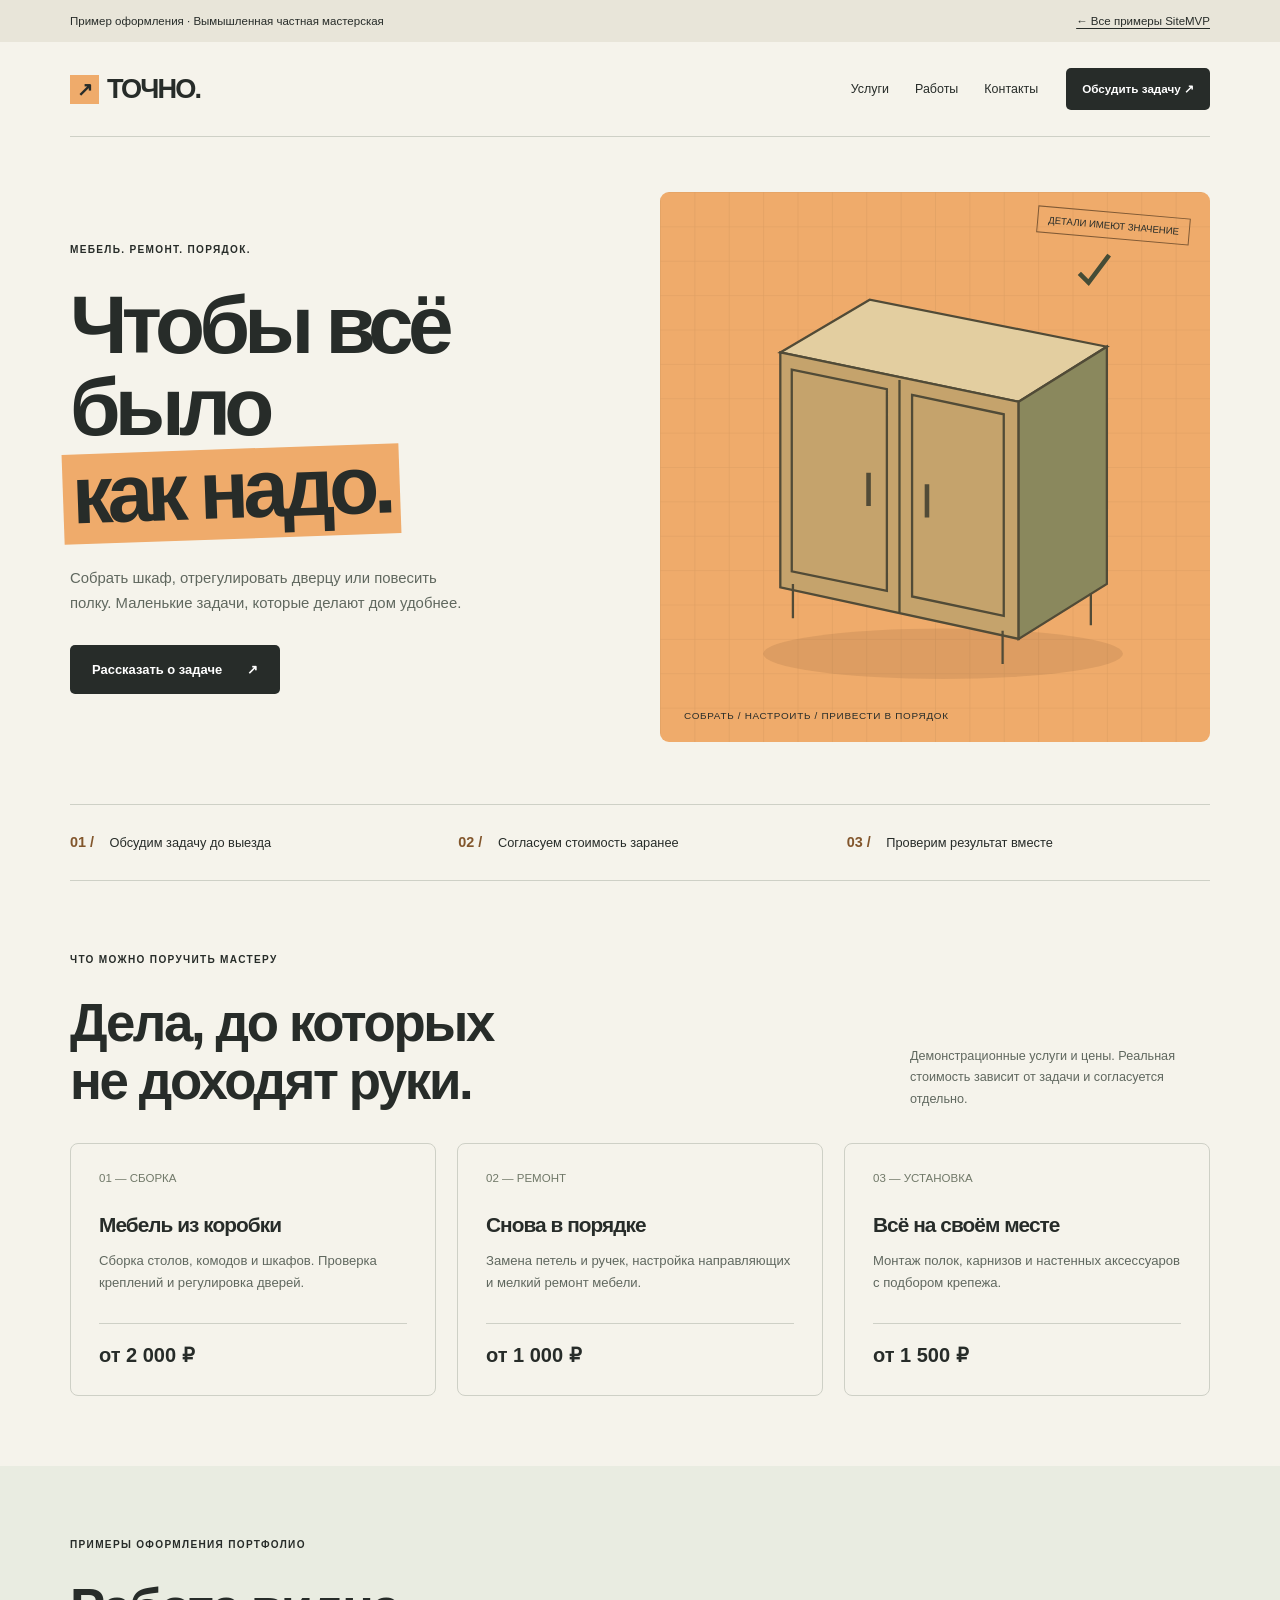
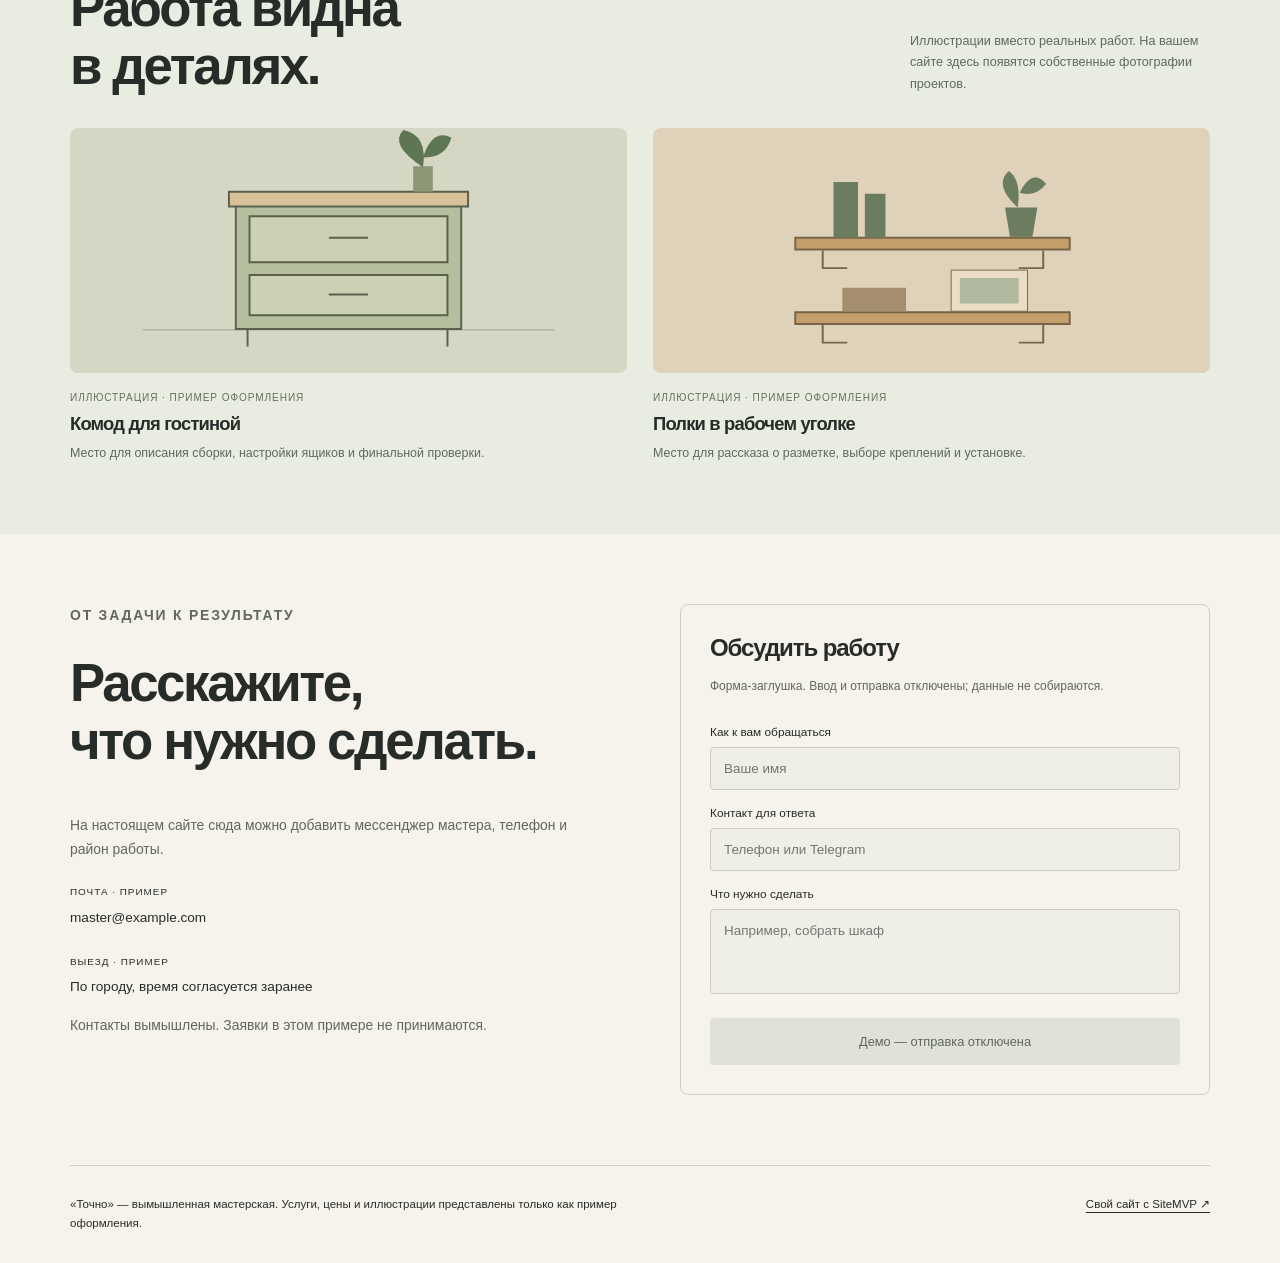
<file: demo/master/index.html>
<!doctype html>
<html lang="ru">
<head>
  <meta charset="utf-8">
  <meta name="viewport" content="width=device-width, initial-scale=1">
  <meta name="description" content="Пример индивидуального сайта мастера: ремонт, сборка мебели, портфолио и контакты. Демонстрация SiteMVP.">
  <meta name="color-scheme" content="light">
  <link rel="icon" href="data:,">
  <title>Точно — пример сайта частного мастера · SiteMVP</title>
  <style>
    :root{font-family:-apple-system,BlinkMacSystemFont,"Segoe UI",sans-serif;color:#272c29;background:#f5f3eb;--orange:#efab6b;--ink:#272c29;--line:#ced0c6;--muted:#60685f}*{box-sizing:border-box}body{margin:0}a{color:inherit;text-decoration:none}a:focus-visible{outline:3px solid #9c501a;outline-offset:5px}h1,h2,h3,p{margin-top:0}p{line-height:1.7}h1,h2,h3{letter-spacing:-.045em}h2{font-size:clamp(2rem,4.3vw,3.3rem);line-height:1.1}.wrap{width:min(1140px,calc(100% - 48px));margin:auto}.skip{position:absolute;top:-70px;background:white;padding:10px;z-index:3}.skip:focus{top:0}.demo-bar{background:#e8e5d9;padding:12px 0;font-size:.72rem;line-height:1.6}.demo-bar .wrap{display:flex;justify-content:space-between;gap:18px}.demo-bar a{text-decoration:underline;text-underline-offset:3px;white-space:nowrap}.header{display:flex;align-items:center;gap:28px;padding-block:26px;border-bottom:1px solid var(--line)}.logo{font-size:1.7rem;font-weight:850;letter-spacing:-.07em;display:flex;gap:8px;align-items:center}.logo span{display:grid;place-items:center;background:var(--orange);width:29px;height:29px;font-size:1.2rem}.header nav{display:flex;gap:26px;font-size:.78rem;margin-left:auto}.button{display:inline-flex;align-items:center;justify-content:center;gap:25px;min-height:49px;padding:15px 22px;background:var(--ink);color:white;font-size:.81rem;font-weight:600;border-radius:5px}.button:hover{background:#454f40}.header .button{font-size:.73rem;min-height:42px;padding:12px 16px}.hero{display:grid;grid-template-columns:1fr 1fr;gap:40px;align-items:center;padding-block:55px 62px}.eyebrow{font-size:.63rem;text-transform:uppercase;letter-spacing:.13em;margin-bottom:26px;font-weight:600}h1{font-size:clamp(3.5rem,6.4vw,5.7rem);font-weight:800;line-height:1.01;letter-spacing:-.07em;margin-bottom:27px}h1 span{display:inline-block;background:var(--orange);padding:0 9px 7px;margin-left:-7px;transform:rotate(-2deg)}.hero p:not(.eyebrow){font-size:.93rem;max-width:410px;color:var(--muted)}.hero .button{margin-top:14px}.hero-art{position:relative;background:var(--orange);aspect-ratio:1;border-radius:9px;overflow:hidden}.hero-art svg{width:100%;height:100%}.art-label{position:absolute;bottom:21px;left:24px;font-size:.62rem;letter-spacing:.07em}.art-tag{position:absolute;top:20px;right:20px;border:1px solid #805a35;padding:7px 10px;font-size:.6rem;transform:rotate(5deg)}.benefits{display:grid;grid-template-columns:repeat(3,1fr);gap:25px;padding-block:25px;border-block:1px solid var(--line)}.benefits p{margin:0;font-size:.8rem}.benefits b{font-size:.9rem;color:#82562c;margin-right:12px}.section{padding-block:70px}.heading{display:flex;justify-content:space-between;gap:35px;align-items:flex-end;margin-bottom:33px}.heading h2{margin-bottom:0}.heading>p{font-size:.79rem;max-width:300px;color:var(--muted);margin-bottom:0}.services{display:grid;grid-template-columns:repeat(3,1fr);gap:21px}.service{border:1px solid var(--line);padding:28px;border-radius:8px;display:flex;flex-direction:column}.service .number{font-size:.72rem;color:#717969;margin-bottom:29px}.service h3{font-size:1.3rem;margin-bottom:13px}.service p{font-size:.82rem;color:var(--muted);flex-grow:1}.service strong{display:block;border-top:1px solid var(--line);padding-top:19px;font-size:1.25rem;margin-top:15px;font-weight:600}.portfolio-section{background:#e9ece1}.works{display:grid;grid-template-columns:1fr 1fr;gap:26px}.work{margin:0}.work-visual{height:245px;background:#d6d6c5;border-radius:8px;display:grid;place-items:center;overflow:hidden}.work-visual svg{width:100%;height:100%}.work-visual.shelf{background:#ded2bb}.work figcaption{padding-top:19px}.work h3{font-size:1.15rem;margin-bottom:8px}.work p{font-size:.78rem;color:var(--muted);margin:0}.work small{display:block;font-size:.63rem;text-transform:uppercase;letter-spacing:.09em;margin-bottom:10px;color:#68705d}.contact{display:grid;grid-template-columns:1fr 1fr;gap:80px}.contact p{font-size:.87rem;color:var(--muted)}.contact dl{font-size:.85rem;line-height:1.8}.contact dt{margin-top:22px;font-size:.62rem;text-transform:uppercase;letter-spacing:.1em}.contact dd{margin:5px 0}.form-box{border:1px solid var(--line);border-radius:8px;padding:29px}.form-box h3{font-size:1.5rem;margin-bottom:14px}.form-box p{font-size:.75rem}.form-box fieldset{border:0;padding:0;margin:0}.form-box label{display:block;font-size:.74rem;margin:16px 0 8px}input,textarea{font:inherit;font-size:.84rem;width:100%;padding:13px;background:#efefe5;border:1px solid #c9cdbe;border-radius:4px;color:#60685f;opacity:1}textarea{resize:none;min-height:85px}button{width:100%;padding:16px;border:0;border-radius:4px;background:#e0e1d7;color:#60685f;font:inherit;font-size:.8rem;margin-top:20px;cursor:not-allowed}.footer{display:flex;justify-content:space-between;gap:27px;padding-block:29px;border-top:1px solid var(--line);font-size:.72rem}.footer p{margin:0;max-width:550px}.footer a{text-decoration:underline;text-underline-offset:4px;line-height:1.7}
    @media(max-width:700px){.wrap{width:calc(100% - 36px)}.demo-bar .wrap{flex-direction:column;gap:4px}.header{flex-wrap:wrap;gap:17px;padding-block:23px}.header nav{order:3;width:100%;justify-content:center;margin:0}.header>.button{margin-left:auto;font-size:.7rem}.hero{grid-template-columns:1fr;gap:29px;padding-block:39px}h1{font-size:3.9rem}.hero-art{aspect-ratio:1.2;max-height:350px}.hero-art svg{max-height:350px}.hero .eyebrow{font-size:.6rem}.benefits{grid-template-columns:1fr;gap:12px;padding-block:22px}.section{padding-block:48px}.heading{display:block}.heading>p{margin-top:19px;max-width:100%}h2{font-size:2.45rem}.services,.works,.contact{grid-template-columns:1fr;gap:22px}.service{padding:26px}.service .number{margin-bottom:19px}.contact{gap:26px}.form-box{padding:24px}.work-visual{height:220px}.footer{flex-direction:column;gap:12px}}
  </style>
</head>
<body>
  <a class="skip" href="#main">К содержимому</a>
  <div class="demo-bar"><div class="wrap"><span>Пример оформления · Вымышленная частная мастерская</span><a href="../../index.html#examples">← Все примеры SiteMVP</a></div></div>
  <header class="header wrap"><a class="logo" href="index.html"><span aria-hidden="true">↗</span>ТОЧНО.</a><nav aria-label="Навигация"><a href="#services">Услуги</a><a href="#works">Работы</a><a href="#contact">Контакты</a></nav><a class="button" href="#contact">Обсудить задачу ↗</a></header>
  <main id="main">
    <section class="hero wrap"><div><p class="eyebrow">Мебель. Ремонт. Порядок.</p><h1>Чтобы всё<br>было<br><span>как надо.</span></h1><p>Собрать шкаф, отрегулировать дверцу или повесить полку. Маленькие задачи, которые делают дом удобнее.</p><a class="button" href="#contact">Рассказать о задаче <span aria-hidden="true">↗</span></a></div><div class="hero-art"><span class="art-tag">ДЕТАЛИ ИМЕЮТ ЗНАЧЕНИЕ</span><svg viewBox="0 0 480 480" role="img" aria-label="Графическая иллюстрация собранного деревянного шкафа"><defs><pattern id="grid" width="30" height="30" patternUnits="userSpaceOnUse"><path d="M30 0H0v30" fill="none" stroke="#674728" stroke-opacity=".13"/></pattern></defs><path fill="url(#grid)" d="M0 0h480v480H0z"/><ellipse cx="247" cy="403" rx="157" ry="22" fill="#805b39" opacity=".17"/><path d="M105 140l78-46 207 41-77 48z" fill="#e3cea0" stroke="#514b37" stroke-width="2"/><path d="M105 140l208 43v207l-208-45z" fill="#c5a36c" stroke="#514b37" stroke-width="2"/><path d="M313 183l77-48v207l-77 48z" fill="#8a885d" stroke="#514b37" stroke-width="2"/><g stroke="#514b37" stroke-width="2" fill="none"><path d="M209 164v203M116 342v30M299 383v29M376 350v28M115 155l83 17v176l-83-17zM220 177l80 17v176l-80-17z"/><path d="M182 245v29M233 255v29" stroke-width="4"/></g><path d="M366 71l8 8 18-24" stroke="#454c36" stroke-width="4" fill="none"/></svg><span class="art-label">СОБРАТЬ / НАСТРОИТЬ / ПРИВЕСТИ В ПОРЯДОК</span></div></section>
    <div class="benefits wrap"><p><b>01 /</b> Обсудим задачу до выезда</p><p><b>02 /</b> Согласуем стоимость заранее</p><p><b>03 /</b> Проверим результат вместе</p></div>
    <section class="section wrap" id="services"><div class="heading"><div><p class="eyebrow">Что можно поручить мастеру</p><h2>Дела, до которых<br>не доходят руки.</h2></div><p>Демонстрационные услуги и цены. Реальная стоимость зависит от задачи и согласуется отдельно.</p></div><div class="services"><article class="service"><span class="number">01 — СБОРКА</span><h3>Мебель из коробки</h3><p>Сборка столов, комодов и шкафов. Проверка креплений и регулировка дверей.</p><strong>от 2 000 ₽</strong></article><article class="service"><span class="number">02 — РЕМОНТ</span><h3>Снова в порядке</h3><p>Замена петель и ручек, настройка направляющих и мелкий ремонт мебели.</p><strong>от 1 000 ₽</strong></article><article class="service"><span class="number">03 — УСТАНОВКА</span><h3>Всё на своём месте</h3><p>Монтаж полок, карнизов и настенных аксессуаров с подбором крепежа.</p><strong>от 1 500 ₽</strong></article></div></section>
    <section class="portfolio-section" id="works"><div class="section wrap"><div class="heading"><div><p class="eyebrow">Примеры оформления портфолио</p><h2>Работа видна<br>в деталях.</h2></div><p>Иллюстрации вместо реальных работ. На вашем сайте здесь появятся собственные фотографии проектов.</p></div><div class="works"><figure class="work"><div class="work-visual"><svg viewBox="0 0 420 250" role="img" aria-label="Иллюстрация комода"><path d="M0 206h420" stroke="#a2a38f"/><g stroke="#59614c" stroke-width="2"><path d="M95 75h230v130H95z" fill="#b6bea0"/><path d="M88 65h244v15H88z" fill="#d8c29a"/><path d="M109 90h202v47H109zM109 150h202v41H109z" fill="#ccd0b5"/><path d="M190 112h40M190 170h40M107 206v17M311 206v17"/></g><path d="M276 65V39h20v26" fill="#8c9674"/><path d="M286 40q-35-23-20-38 25 5 20 38M286 30q10-30 29-20-6 21-29 20" fill="#5f7654"/></svg></div><figcaption><small>Иллюстрация · пример оформления</small><h3>Комод для гостиной</h3><p>Место для описания сборки, настройки ящиков и финальной проверки.</p></figcaption></figure><figure class="work"><div class="work-visual shelf"><svg viewBox="0 0 420 250" role="img" aria-label="Иллюстрация настенных полок"><g stroke="#786447" stroke-width="2"><path d="M71 112h280v12H71zM71 188h280v12H71z" fill="#c49f6b"/><path d="M99 125v18h25M324 125v18h-25M99 201v18h25M324 201v18h-25" fill="none"/></g><g fill="#6c7c61"><path d="M110 55h25v57h-25zM142 67h21v45h-21zM285 81h33l-5 30h-23z"/><path d="M298 81q-25-23-9-37 13 9 9 37M300 66q13-26 27-9-10 14-27 9"/></g><path d="M230 145h78v42h-78z" fill="#eadcc5" stroke="#786447"/><path d="M239 153h60v26h-60z" fill="#b1baa0"/><path d="M119 163h65v24h-65z" fill="#a58e6d"/></svg></div><figcaption><small>Иллюстрация · пример оформления</small><h3>Полки в рабочем уголке</h3><p>Место для рассказа о разметке, выборе креплений и установке.</p></figcaption></figure></div></div></section>
    <section class="section wrap contact" id="contact"><div><p class="eyebrow">От задачи к результату</p><h2>Расскажите,<br>что нужно сделать.</h2><p>На настоящем сайте сюда можно добавить мессенджер мастера, телефон и район работы.</p><dl><dt>Почта · пример</dt><dd>master@example.com</dd><dt>Выезд · пример</dt><dd>По городу, время согласуется заранее</dd></dl><p>Контакты вымышлены. Заявки в этом примере не принимаются.</p></div><div class="form-box"><h3>Обсудить работу</h3><p id="form-note">Форма-заглушка. Ввод и отправка отключены; данные не собираются.</p><form aria-describedby="form-note"><fieldset disabled><label for="name">Как к вам обращаться</label><input id="name" placeholder="Ваше имя"><label for="contact-field">Контакт для ответа</label><input id="contact-field" placeholder="Телефон или Telegram"><label for="task">Что нужно сделать</label><textarea id="task" placeholder="Например, собрать шкаф"></textarea><button type="button" disabled>Демо — отправка отключена</button></fieldset></form></div></section>
  </main>
  <footer class="footer wrap"><p>«Точно» — вымышленная мастерская. Услуги, цены и иллюстрации представлены только как пример оформления.</p><a href="../../index.html">Свой сайт с SiteMVP ↗</a></footer>
</body>
</html>
</file>
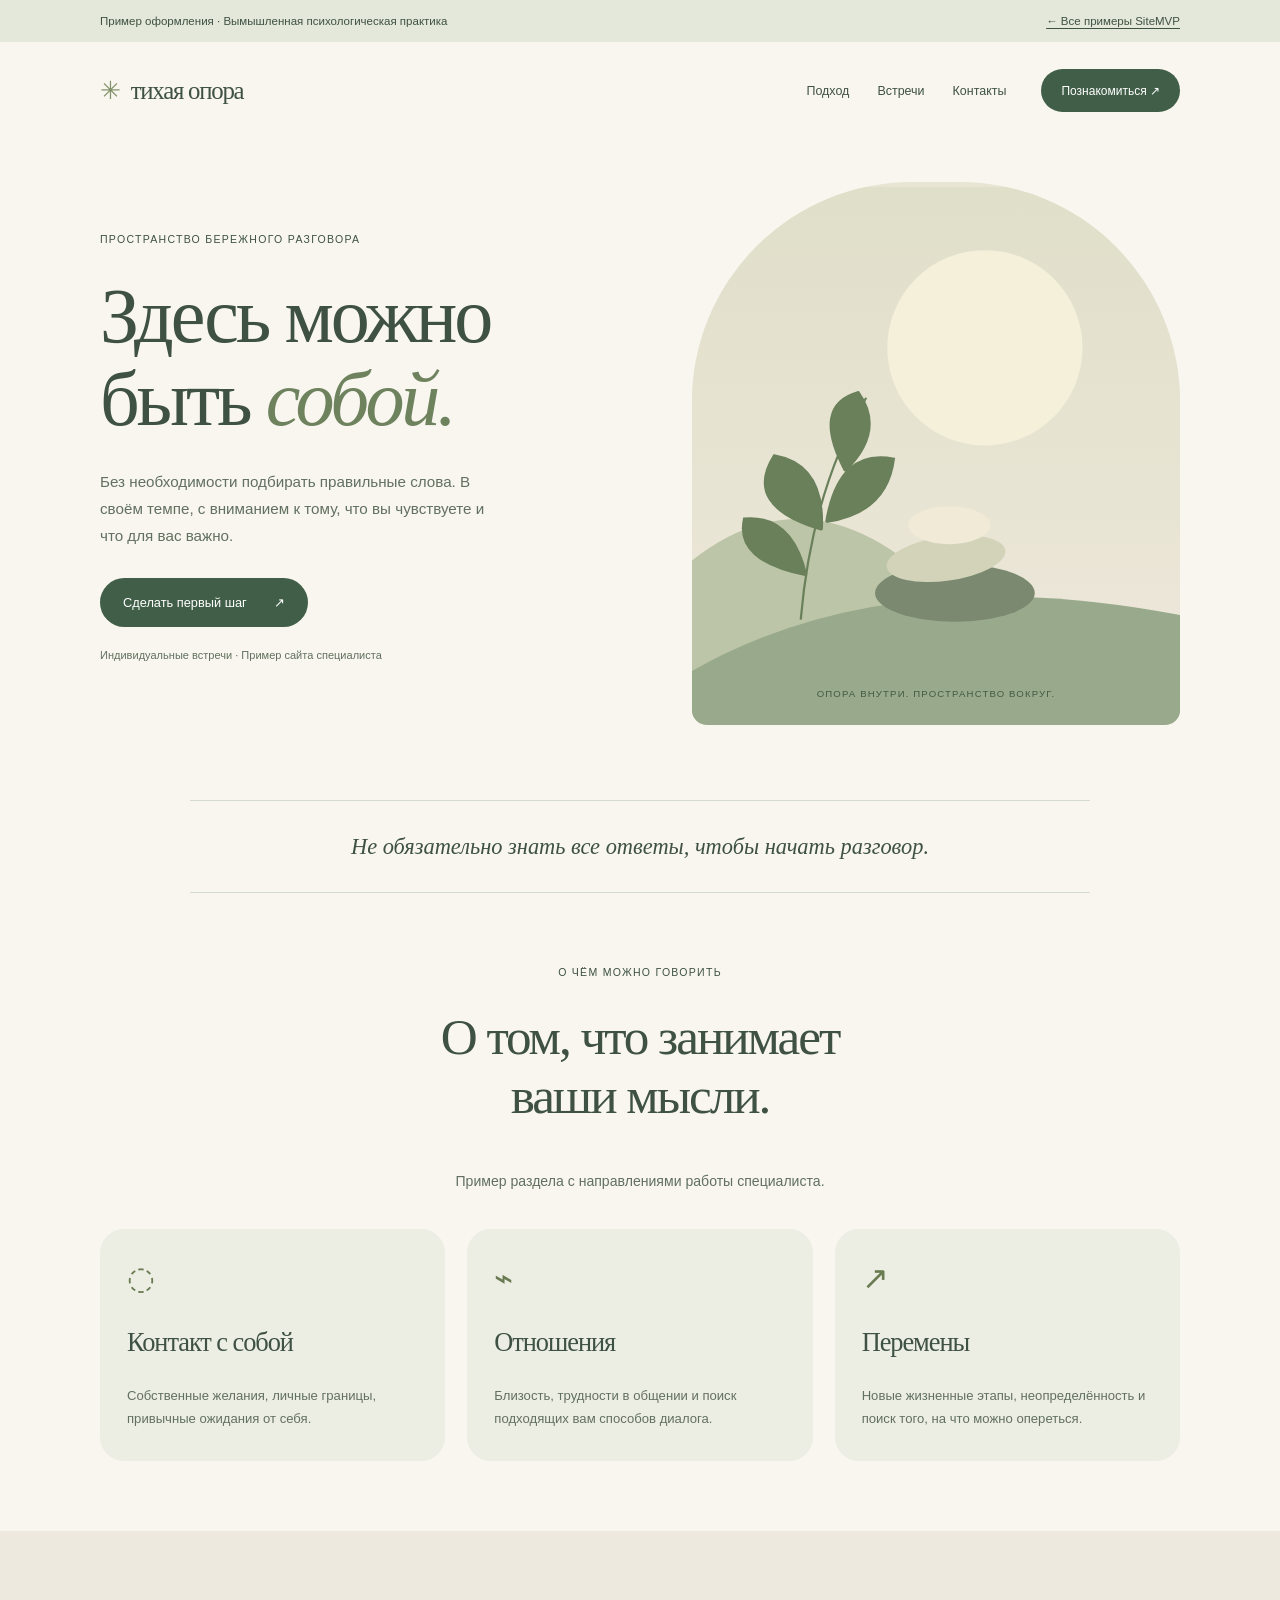
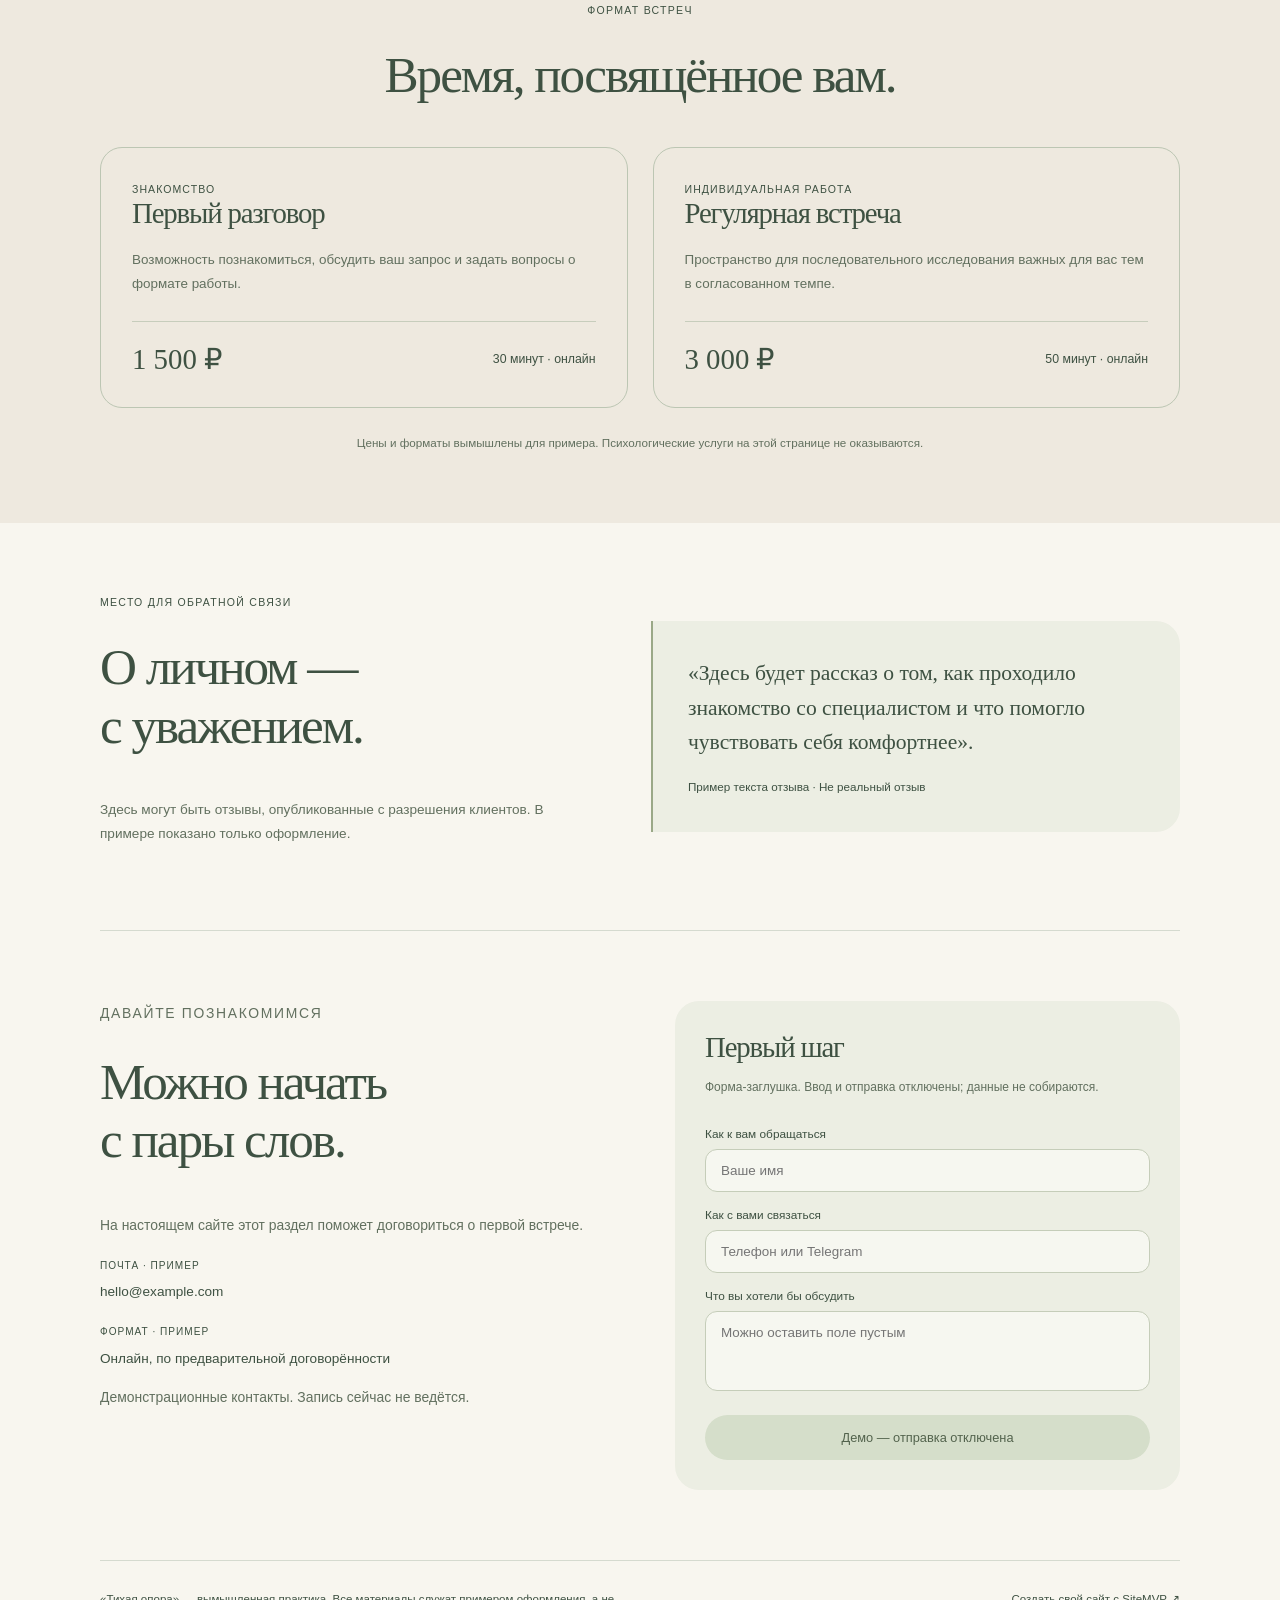
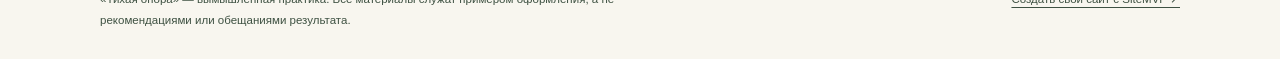
<file: demo/psychologist/index.html>
<!doctype html>
<html lang="ru">
<head>
  <meta charset="utf-8">
  <meta name="viewport" content="width=device-width, initial-scale=1">
  <meta name="description" content="Пример оформления сайта психолога от SiteMVP. Вымышленная практика и демонстрационный контент.">
  <meta name="color-scheme" content="light">
  <link rel="icon" href="data:,">
  <title>Тихая опора — пример сайта психолога · SiteMVP</title>
  <style>
    :root{font-family:-apple-system,BlinkMacSystemFont,"Segoe UI",sans-serif;color:#3e5142;background:#f8f6ef;--green:#415f48;--muted:#62705f;--line:#d5dacf}*{box-sizing:border-box}body{margin:0}a{color:inherit;text-decoration:none}a:focus-visible,summary:focus-visible{outline:3px solid #63734b;outline-offset:5px}h1,h2,h3,p{margin-top:0}p{line-height:1.8}h1,h2,h3{font-family:Georgia,"Times New Roman",serif;font-weight:400;letter-spacing:-.04em}h2{font-size:clamp(2rem,4vw,3.2rem);line-height:1.15}.wrap{width:min(1080px,calc(100% - 48px));margin:auto}.demo-bar{background:#e4e8db;padding:12px 0;font-size:.72rem;line-height:1.6}.demo-bar .wrap{display:flex;justify-content:space-between;gap:18px}.demo-bar a{text-decoration:underline;text-underline-offset:3px;white-space:nowrap}.skip{position:absolute;top:-70px;background:white;padding:10px;z-index:3}.skip:focus{top:0}.header{display:flex;align-items:center;gap:35px;padding-block:27px}.logo{font:1.55rem Georgia,serif;letter-spacing:-.05em}.logo span{color:#839269;margin-right:6px}.header nav{display:flex;gap:28px;margin-left:auto;font-size:.78rem}.button{display:inline-flex;align-items:center;justify-content:center;gap:27px;min-height:49px;padding:15px 23px;border-radius:30px;background:var(--green);color:white;font-size:.8rem}.button:hover{background:#536e50}.header .button{padding:12px 20px;min-height:43px;font-size:.75rem}.hero{display:grid;grid-template-columns:1.1fr 1fr;align-items:center;gap:55px;padding-block:43px 75px}.eyebrow{font-family:inherit;font-size:.66rem;letter-spacing:.12em;text-transform:uppercase;margin-bottom:26px}h1{font-size:clamp(3.5rem,6.1vw,5rem);line-height:1.06;margin-bottom:27px}h1 em{font-weight:400;color:#6e825e}.hero-copy>p:not(.eyebrow){font-size:.95rem;max-width:395px;color:var(--muted)}.hero-copy .button{margin-top:13px}.hero-art{position:relative;aspect-ratio:.9;background:#e9e5d5;border-radius:220px 220px 15px 15px;overflow:hidden;display:grid;place-items:center}.hero-art svg{width:100%;height:100%}.art-caption{position:absolute;bottom:26px;left:0;width:100%;text-align:center;font-size:.6rem;letter-spacing:.12em;color:#425a42}.hero-note{font-size:.69rem!important;margin-top:19px}.quote{border-block:1px solid var(--line);padding-block:29px;text-align:center;font:italic 1.4rem/1.5 Georgia,serif;max-width:900px}.section{padding-block:70px}.intro{text-align:center;max-width:600px;margin:0 auto 35px}.intro p:not(.eyebrow){font-size:.88rem;color:var(--muted)}.topics{display:grid;grid-template-columns:repeat(3,1fr);gap:22px}.topic{background:#eceee3;border-radius:24px;padding:30px 27px}.topic span{font-size:2rem;color:#6a7b52;display:block;margin-bottom:30px}.topic h3{font-size:1.65rem;line-height:1.15}.topic p{font-size:.82rem;color:var(--muted);margin-bottom:0}.format-section{background:#eee9df}.formats{display:grid;grid-template-columns:1fr 1fr;gap:25px}.format{padding:31px;border:1px solid #bcc6b3;border-radius:22px}.format h3{font-size:1.8rem;margin-bottom:18px}.format p{font-size:.84rem;color:var(--muted)}.format>span{font-size:.66rem;letter-spacing:.1em;text-transform:uppercase}.price-row{display:flex;justify-content:space-between;align-items:center;gap:20px;border-top:1px solid #c7cdbc;padding-top:20px;margin-top:24px}.price-row strong{font:1.8rem Georgia,serif}.price-row span{font-size:.77rem}.disclaimer{font-size:.73rem;text-align:center;color:var(--muted);margin:24px 0 0}.reviews{display:grid;grid-template-columns:1fr 1.1fr;align-items:center;gap:70px}.reviews blockquote{margin:0;padding:35px;border-left:2px solid #9aa887;background:#eceee3;border-radius:0 24px 24px 0}.reviews blockquote p{font:1.35rem/1.6 Georgia,serif;margin-bottom:17px}.reviews cite{font:normal .73rem/1.7 -apple-system,BlinkMacSystemFont,"Segoe UI",sans-serif}.reviews>div>p:not(.eyebrow){font-size:.85rem;color:var(--muted)}.contact{border-top:1px solid var(--line);display:grid;grid-template-columns:1fr 1fr;gap:70px}.contact p{font-size:.87rem;color:var(--muted)}.contact dl{font-size:.85rem;line-height:1.8}.contact dt{margin-top:19px;font-size:.63rem;text-transform:uppercase;letter-spacing:.1em}.contact dd{margin:5px 0}.form-box{background:#eceee3;border-radius:24px;padding:30px}.form-box h3{font-size:1.8rem;margin-bottom:13px}.form-box p{font-size:.75rem}.form-box fieldset{border:0;margin:0;padding:0}.form-box label{display:block;font-size:.74rem;margin:16px 0 8px}input,textarea{font:inherit;font-size:.84rem;width:100%;padding:13px 15px;background:#f6f7f0;border:1px solid #c5cdb9;border-radius:12px;color:#62705f;opacity:1}textarea{resize:none;min-height:80px}button{font:inherit;font-size:.8rem;width:100%;border:0;border-radius:24px;margin-top:20px;padding:15px;background:#d5deca;color:#53634d;cursor:not-allowed}.footer{display:flex;justify-content:space-between;gap:28px;padding-block:28px;border-top:1px solid var(--line);font-size:.72rem}.footer p{margin:0;max-width:550px}.footer a{text-decoration:underline;text-underline-offset:4px;line-height:1.8}
    @media(max-width:700px){.wrap{width:calc(100% - 36px)}.demo-bar .wrap{flex-direction:column;gap:4px}.header{flex-wrap:wrap;gap:20px;padding-block:24px}.header nav{order:3;margin:0;width:100%;justify-content:center;gap:30px}.header>.button{margin-left:auto;font-size:.69rem;padding-inline:17px}.logo{font-size:1.4rem}.hero{grid-template-columns:1fr;padding-block:29px 42px;gap:30px}h1{font-size:3.7rem}.hero-art{aspect-ratio:1.15;max-height:365px;margin-inline:15px}.hero-art svg{max-height:390px}.hero .eyebrow{font-size:.58rem}.hero-copy>p:not(.eyebrow){font-size:.9rem}.quote{font-size:1.14rem;padding-block:25px}.section{padding-block:48px}.topics,.formats,.reviews,.contact{grid-template-columns:1fr;gap:21px}.topic{padding:25px}.topic span{margin-bottom:16px}.topic h3{margin-bottom:14px}.format{padding:26px}.reviews{gap:13px}.reviews blockquote{padding:26px}.reviews blockquote p{font-size:1.18rem}.contact{gap:26px}.form-box{padding:25px}.footer{flex-direction:column;gap:14px}h2{font-size:2.45rem}.eyebrow{margin-bottom:18px}}
  </style>
</head>
<body>
  <a class="skip" href="#main">К содержимому</a>
  <div class="demo-bar"><div class="wrap"><span>Пример оформления · Вымышленная психологическая практика</span><a href="../../index.html#examples">← Все примеры SiteMVP</a></div></div>
  <header class="header wrap"><a class="logo" href="index.html"><span aria-hidden="true">✳</span> тихая опора</a><nav aria-label="Навигация"><a href="#approach">Подход</a><a href="#sessions">Встречи</a><a href="#contact">Контакты</a></nav><a class="button" href="#contact">Познакомиться ↗</a></header>
  <main id="main">
    <section class="hero wrap"><div class="hero-copy"><p class="eyebrow">Пространство бережного разговора</p><h1>Здесь можно<br>быть <em>собой.</em></h1><p>Без необходимости подбирать правильные слова. В своём темпе, с вниманием к тому, что вы чувствуете и что для вас важно.</p><a class="button" href="#contact">Сделать первый шаг <span aria-hidden="true">↗</span></a><p class="hero-note">Индивидуальные встречи · Пример сайта специалиста</p></div><div class="hero-art"><svg viewBox="0 0 440 480" role="img" aria-label="Спокойная абстрактная иллюстрация: солнечный круг, листья и камни"><defs><linearGradient id="sky" x2="0" y2="1"><stop stop-color="#e0dfc9"/><stop offset="1" stop-color="#eee8db"/></linearGradient></defs><path fill="url(#sky)" d="M0 0h440v480H0z"/><circle cx="264" cy="145" r="88" fill="#f4f0da"/><path d="M-60 400Q80 215 230 370T510 337v170H-60" fill="#bcc5a7"/><path d="M-30 455Q160 327 460 390v100H-30" fill="#99aa8c"/><ellipse cx="237" cy="366" rx="72" ry="26" fill="#7a8970"/><ellipse cx="229" cy="335" rx="54" ry="20" fill="#d3d3ba" transform="rotate(-8 229 335)"/><ellipse cx="232" cy="305" rx="37" ry="17" fill="#f0ead7"/><g fill="#6a805b" stroke="#6a805b" stroke-width="2"><path fill="none" d="M98 390q10-116 59-200"/><path d="M117 309q-72-21-43-67 46 8 43 67M138 256q-31-59 12-71 25 35-12 71M121 302q11-67 61-57-6 49-61 57M103 350q-65-13-56-51 43-4 56 51"/></g></svg><span class="art-caption">ОПОРА ВНУТРИ. ПРОСТРАНСТВО ВОКРУГ.</span></div></section>
    <p class="quote wrap">Не обязательно знать все ответы, чтобы начать разговор.</p>
    <section class="section wrap" id="approach"><div class="intro"><p class="eyebrow">О чём можно говорить</p><h2>О том, что занимает<br>ваши мысли.</h2><p>Пример раздела с направлениями работы специалиста.</p></div><div class="topics"><article class="topic"><span aria-hidden="true">◌</span><h3>Контакт с собой</h3><p>Собственные желания, личные границы, привычные ожидания от себя.</p></article><article class="topic"><span aria-hidden="true">⌁</span><h3>Отношения</h3><p>Близость, трудности в общении и поиск подходящих вам способов диалога.</p></article><article class="topic"><span aria-hidden="true">↗</span><h3>Перемены</h3><p>Новые жизненные этапы, неопределённость и поиск того, на что можно опереться.</p></article></div></section>
    <section class="format-section" id="sessions"><div class="section wrap"><div class="intro"><p class="eyebrow">Формат встреч</p><h2>Время, посвящённое вам.</h2></div><div class="formats"><article class="format"><span>Знакомство</span><h3>Первый разговор</h3><p>Возможность познакомиться, обсудить ваш запрос и задать вопросы о формате работы.</p><div class="price-row"><strong>1 500 ₽</strong><span>30 минут · онлайн</span></div></article><article class="format"><span>Индивидуальная работа</span><h3>Регулярная встреча</h3><p>Пространство для последовательного исследования важных для вас тем в согласованном темпе.</p><div class="price-row"><strong>3 000 ₽</strong><span>50 минут · онлайн</span></div></article></div><p class="disclaimer">Цены и форматы вымышлены для примера. Психологические услуги на этой странице не оказываются.</p></div></section>
    <section class="section wrap reviews"><div><p class="eyebrow">Место для обратной связи</p><h2>О личном —<br>с уважением.</h2><p>Здесь могут быть отзывы, опубликованные с разрешения клиентов. В примере показано только оформление.</p></div><blockquote><p>«Здесь будет рассказ о том, как проходило знакомство со специалистом и что помогло чувствовать себя комфортнее».</p><cite>Пример текста отзыва · Не реальный отзыв</cite></blockquote></section>
    <section class="section wrap contact" id="contact"><div><p class="eyebrow">Давайте познакомимся</p><h2>Можно начать<br>с пары слов.</h2><p>На настоящем сайте этот раздел поможет договориться о первой встрече.</p><dl><dt>Почта · пример</dt><dd>hello@example.com</dd><dt>Формат · пример</dt><dd>Онлайн, по предварительной договорённости</dd></dl><p>Демонстрационные контакты. Запись сейчас не ведётся.</p></div><div class="form-box"><h3>Первый шаг</h3><p id="form-note">Форма-заглушка. Ввод и отправка отключены; данные не собираются.</p><form aria-describedby="form-note"><fieldset disabled><label for="name">Как к вам обращаться</label><input id="name" placeholder="Ваше имя"><label for="contact-field">Как с вами связаться</label><input id="contact-field" placeholder="Телефон или Telegram"><label for="message">Что вы хотели бы обсудить</label><textarea id="message" placeholder="Можно оставить поле пустым"></textarea><button type="button" disabled>Демо — отправка отключена</button></fieldset></form></div></section>
  </main>
  <footer class="footer wrap"><p>«Тихая опора» — вымышленная практика. Все материалы служат примером оформления, а не рекомендациями или обещаниями результата.</p><a href="../../index.html">Создать свой сайт с SiteMVP ↗</a></footer>
</body>
</html>
</file>
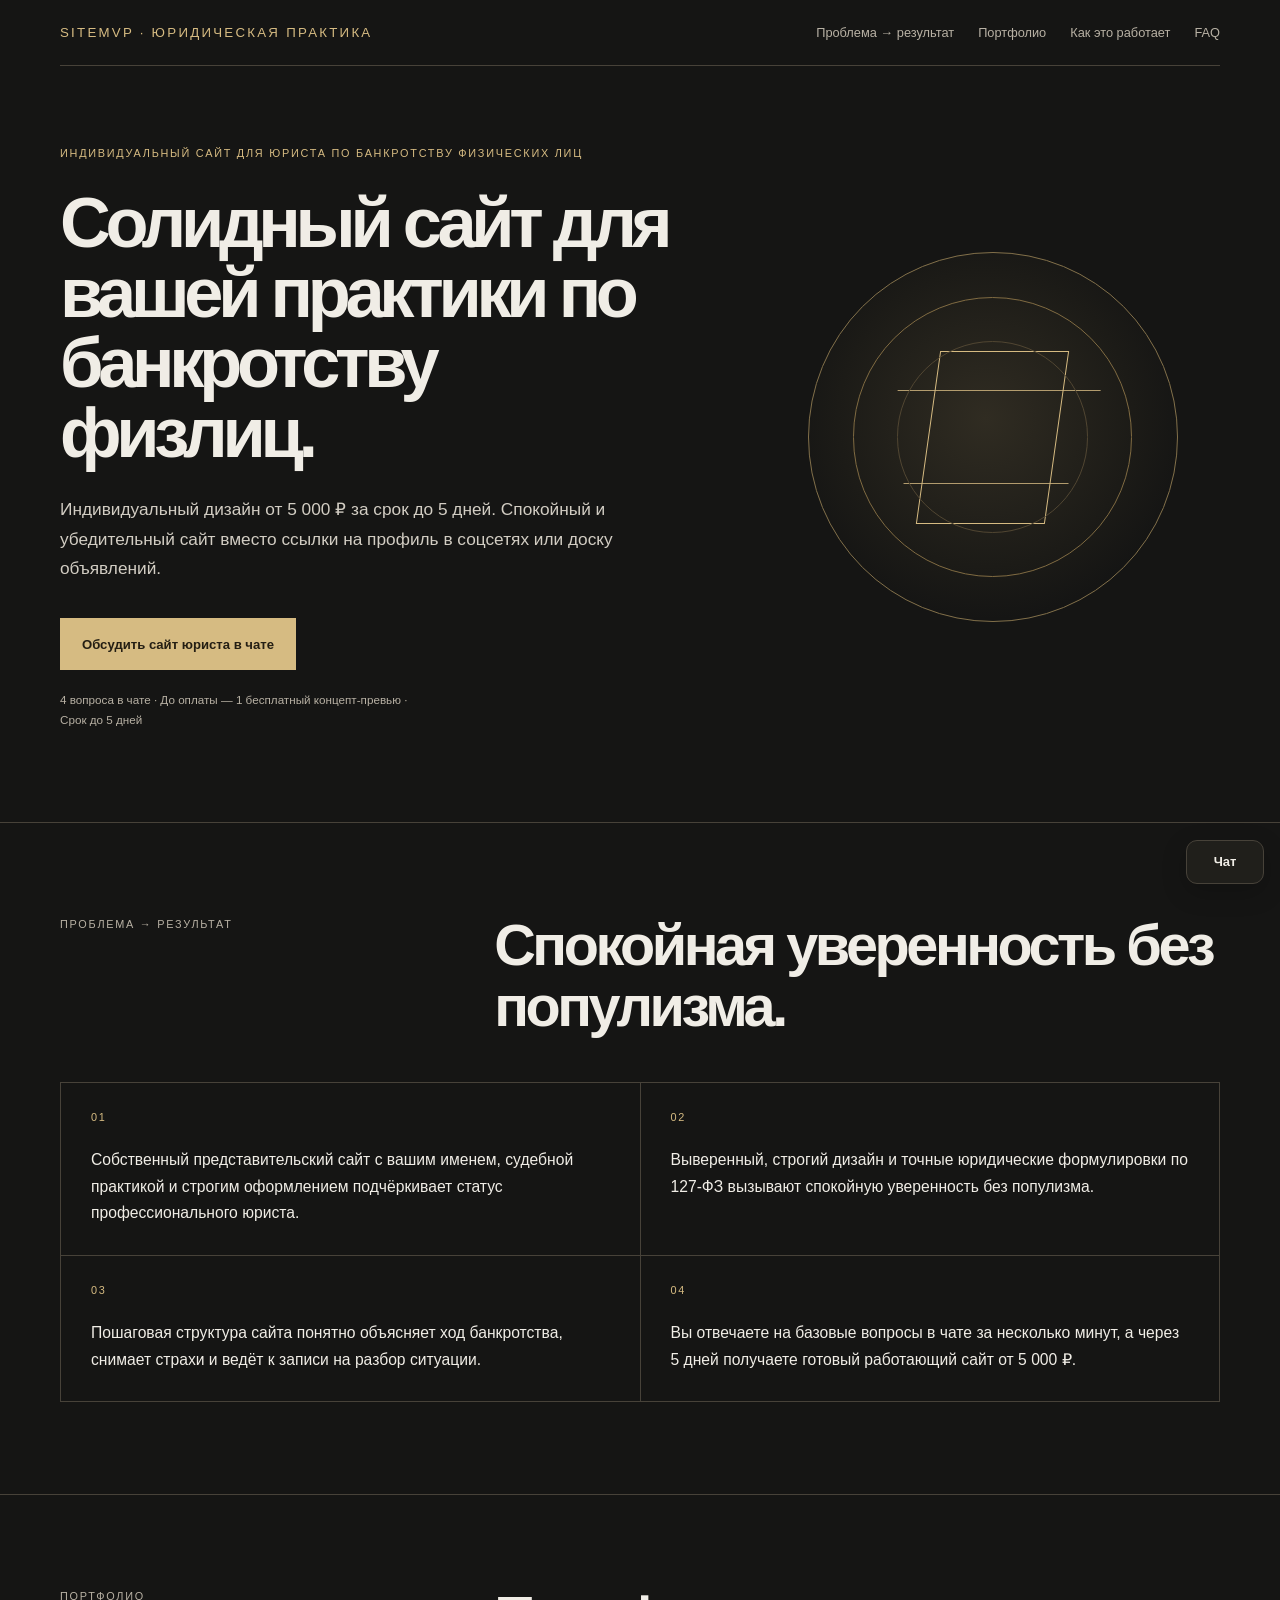
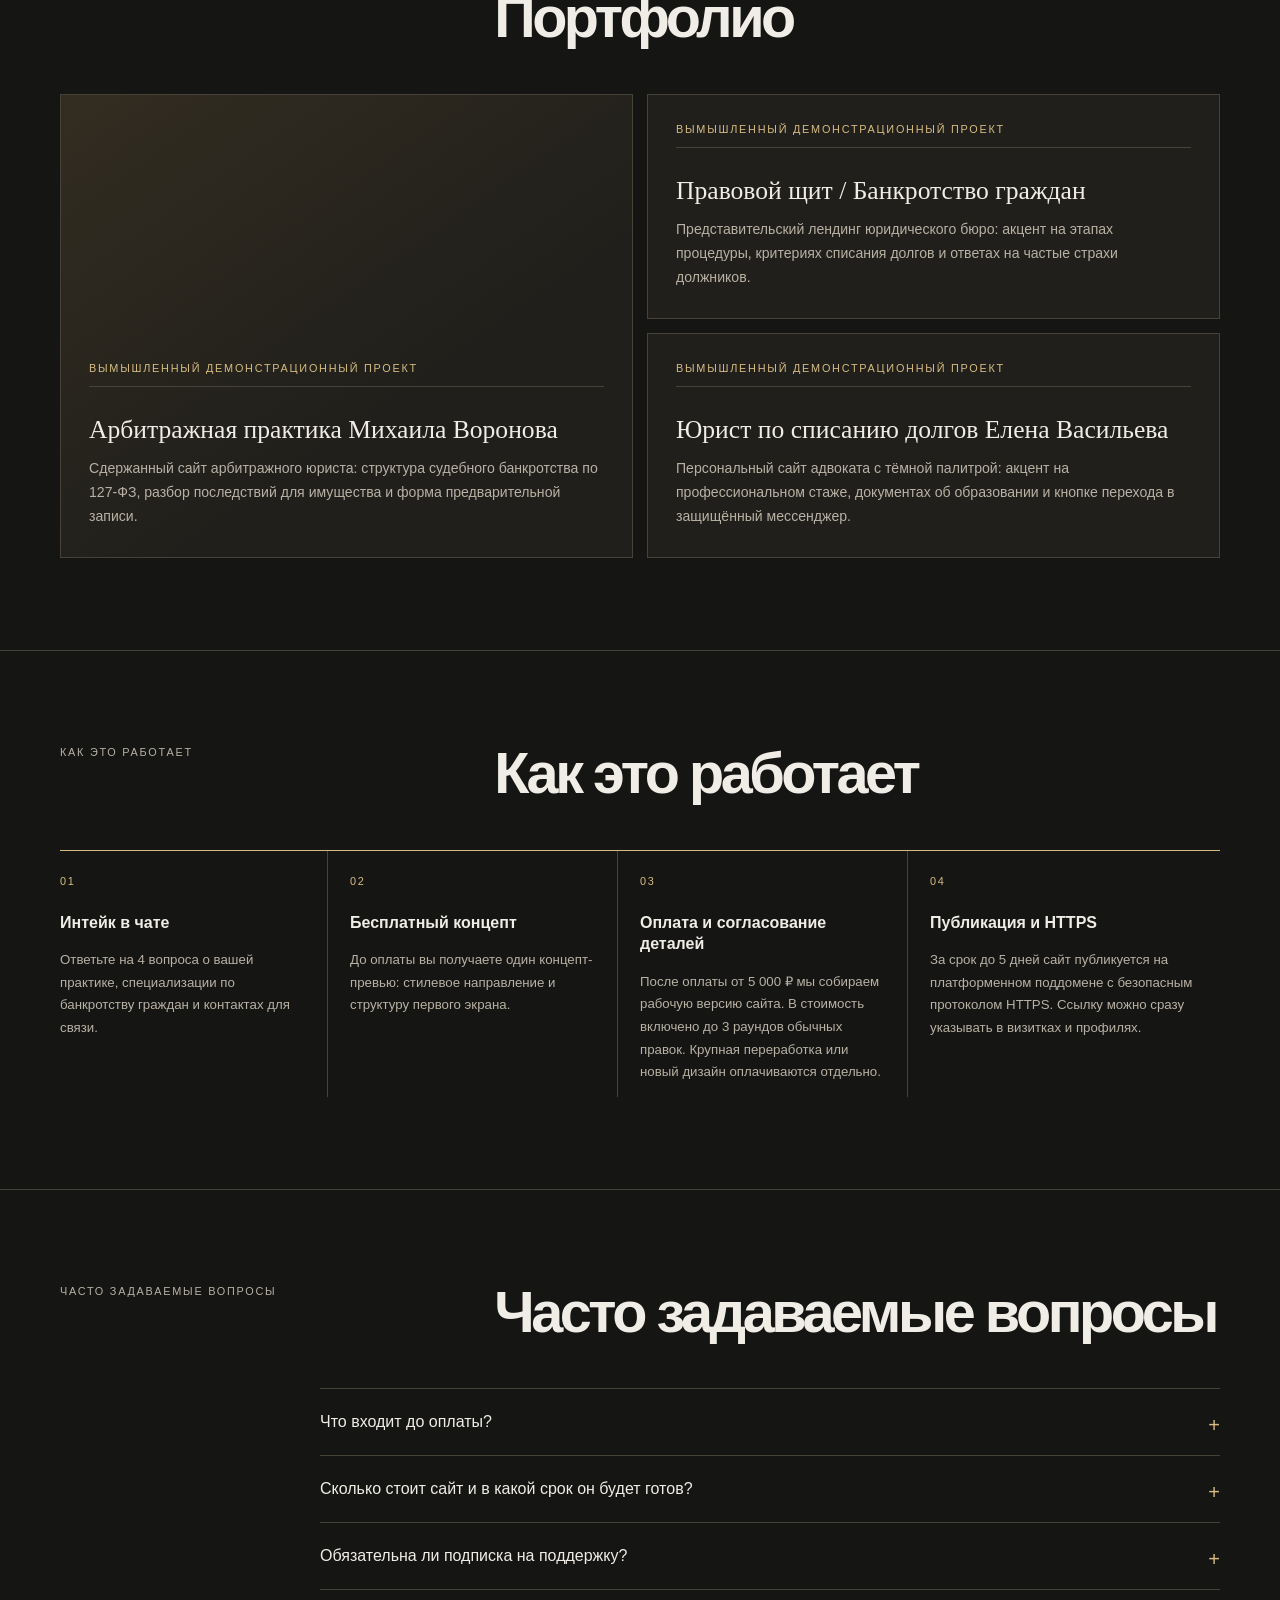
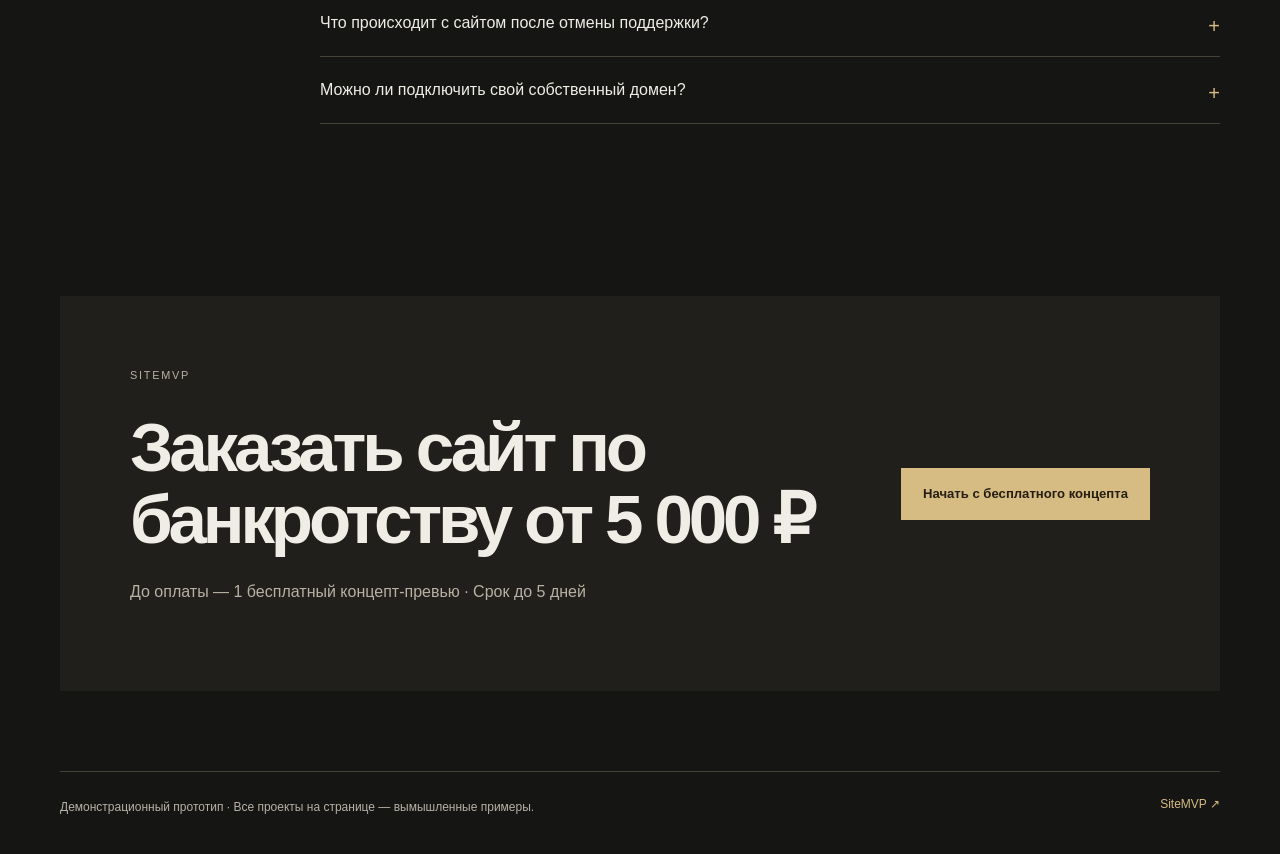
<file: landings/bankrotstvo-advokat/index.html>
<!doctype html>
<html lang="ru">
<head>
  <meta charset="utf-8">
  <meta name="viewport" content="width=device-width, initial-scale=1">
  <meta name="description" content="Индивидуальный сайт для практики по банкротству граждан за срок до 5 дней от 5 000 ₽. Строгий стиль, 1 бесплатный концепт до оплаты, необязательная поддержка.">
  <meta name="color-scheme" content="dark">
  <link rel="icon" href="data:,">
  <title>Сайт для юриста по банкротству физлиц от 5 000 ₽ — SiteMVP</title>
  <style>
    :root{color-scheme:dark;--bg:#151514;--panel:#201f1b;--panel2:#292720;--ink:#f0ede6;--muted:#b8b1a4;--line:#474239;--gold:#d6bb82;--gold-ink:#241e13;--serif:Georgia,"Times New Roman",serif;--sans:-apple-system,BlinkMacSystemFont,"Segoe UI",Arial,sans-serif}
    *{box-sizing:border-box}html{scroll-behavior:smooth;scroll-padding-top:28px}body{margin:0;background:var(--bg);color:var(--ink);font-family:var(--sans);font-size:16px}a{color:inherit;text-decoration:none}a:focus-visible,summary:focus-visible{outline:3px solid var(--gold);outline-offset:5px}h1,h2,h3,p{margin-top:0}p{line-height:1.7}.wrap{width:min(1160px,calc(100% - 48px));margin-inline:auto}.skip{position:absolute;top:-80px;left:16px;background:var(--gold);color:var(--gold-ink);padding:12px;z-index:9}.skip:focus{top:12px}.top{display:flex;align-items:center;justify-content:space-between;gap:30px;padding:25px 0;border-bottom:1px solid var(--line)}.brand{font-size:.83rem;letter-spacing:.17em;text-transform:uppercase;color:var(--gold)}nav{display:flex;gap:24px;font-size:.8rem;color:var(--muted)}nav a:hover{text-decoration:underline;text-underline-offset:5px}.hero{min-height:660px;display:grid;grid-template-columns:1.15fr .85fr;align-items:center;gap:7vw;padding-block:78px 92px;position:relative}.eyebrow,.index{font-size:.68rem;letter-spacing:.16em;text-transform:uppercase;color:var(--gold)}.eyebrow{margin-bottom:26px}.hero h1{max-width:800px;font-size:clamp(3rem,5.5vw,5.2rem);line-height:.99;letter-spacing:-.075em;font-weight:600;margin:0 0 28px}.lead{max-width:570px;color:#d2cdc3;font-size:1.08rem}.actions{display:flex;flex-wrap:wrap;align-items:center;gap:20px;margin-top:35px}.button{display:inline-flex;align-items:center;justify-content:center;min-height:52px;padding:15px 22px;background:var(--gold);color:var(--gold-ink);font-size:.82rem;font-weight:700}.button:hover{background:#ead5a6}.fine{max-width:360px;margin:0;color:var(--muted);font-size:.73rem}.seal{width:min(100%,370px);aspect-ratio:1;border:1px solid #82704a;border-radius:50%;margin:auto;position:relative;display:grid;place-items:center;background:radial-gradient(circle at 48% 45%,#302c22 0,#1c1b17 53%,#151514 72%)}.seal:before,.seal:after{content:"";position:absolute;border:1px solid #806b42;border-radius:50%;inset:12%}.seal:after{inset:24%;border-color:#514632}.seal-mark{width:35%;height:47%;border:1px solid var(--gold);transform:skew(-8deg);position:relative}.seal-mark:before,.seal-mark:after{content:"";position:absolute;background:var(--gold);opacity:.8}.seal-mark:before{height:1px;width:160%;top:22%;left:-30%}.seal-mark:after{height:1px;width:130%;bottom:23%;left:-15%}.section{padding-block:92px;border-top:1px solid var(--line)}.section-title{display:grid;grid-template-columns:.55fr 1fr;gap:35px;align-items:start;margin-bottom:46px}.section-title h2{font-size:clamp(2rem,4.5vw,4rem);letter-spacing:-.06em;line-height:1.05;margin:0}.section-title p{max-width:560px;color:var(--muted)}.benefits{display:grid;grid-template-columns:repeat(2,1fr);gap:1px;background:var(--line);border:1px solid var(--line)}.benefit{background:var(--bg);padding:28px 30px}.benefit .index{display:block;margin-bottom:24px}.benefit p{margin:0;font-size:.98rem}.portfolio{display:grid;grid-template-columns:1fr 1fr;gap:14px}.project{padding:28px;background:var(--panel);min-height:205px;border:1px solid var(--line);display:flex;flex-direction:column}.project:first-child{grid-row:span 2;min-height:424px;justify-content:flex-end;background:linear-gradient(145deg,#332d21,#201f1b 63%)}.project h3{font:400 clamp(1.45rem,2vw,2rem)/1.15 var(--serif);margin:28px 0 13px}.project p{color:var(--muted);font-size:.88rem;margin:0}.project .index{border-bottom:1px solid var(--line);padding-bottom:12px}.steps{list-style:none;margin:0;padding:0;display:grid;grid-template-columns:repeat(4,1fr);border-top:1px solid var(--gold)}.steps li{padding:24px 22px 0 0;border-right:1px solid var(--line);margin-right:22px}.steps li:last-child{border:0;margin:0}.steps .index{display:block;margin-bottom:25px}.steps h3{font-size:1rem;line-height:1.35}.steps p{font-size:.83rem;color:var(--muted)}.faq{max-width:900px;margin-left:auto}.faq details{border-top:1px solid var(--line);padding:21px 0}.faq details:last-child{border-bottom:1px solid var(--line)}summary{cursor:pointer;font-size:1rem;line-height:1.5;list-style:none}summary::-webkit-details-marker{display:none}summary:after{content:"+";float:right;color:var(--gold);font-size:1.25rem}.faq details[open] summary:after{content:"−"}.faq details p{max-width:760px;color:var(--muted);margin:15px 36px 0 0;font-size:.9rem}.final{padding:70px;background:var(--panel);display:flex;justify-content:space-between;align-items:center;gap:40px;margin-block:80px}.final h2{max-width:690px;font-size:clamp(2.2rem,5.4vw,4.4rem);line-height:1.05;letter-spacing:-.06em;margin-bottom:22px}.final p{color:var(--muted);max-width:590px}.footer{padding:25px 0 36px;border-top:1px solid var(--line);display:flex;justify-content:space-between;gap:22px;color:var(--muted);font-size:.75rem}.footer p{margin:0}.footer a{color:var(--gold)}
    @media(max-width:760px){.wrap{width:calc(100% - 36px)}.top{align-items:flex-start;flex-direction:column;gap:18px}.top nav{flex-wrap:wrap;gap:12px 19px}.hero{min-height:0;grid-template-columns:1fr;padding-block:56px 70px;gap:46px}.hero h1{font-size:clamp(3rem,13vw,5rem)}.seal{width:min(72vw,300px)}.section{padding-block:66px}.section-title{grid-template-columns:1fr;gap:14px;margin-bottom:30px}.benefits{grid-template-columns:1fr}.benefit{padding:23px}.portfolio{grid-template-columns:1fr}.project:first-child{grid-row:auto;min-height:260px}.project{min-height:170px}.steps{grid-template-columns:1fr 1fr;gap:26px 8px}.steps li{border-right:0;margin:0;padding:18px 14px 0 0;border-top:1px solid var(--line)}.steps .index{margin-bottom:14px}.final{padding:30px 24px;display:block;margin-block:58px}.final .button{margin-top:10px}.footer{flex-direction:column}}
    @media(prefers-reduced-motion:reduce){html{scroll-behavior:auto}}
  </style>
  <link rel="stylesheet" href="../../chat-server/chat-widget.css">
</head>
<body>
  <a class="skip" href="#main">Перейти к содержимому</a>
  <header class="top wrap"><a class="brand" href="../../index.html">SiteMVP · Юридическая практика</a><nav aria-label="Основная навигация"><a href="#results">Проблема → результат</a><a href="#portfolio">Портфолио</a><a href="#process">Как это работает</a><a href="#faq">FAQ</a></nav></header>
  <main id="main">
    <section class="hero wrap"><div><p class="eyebrow">Индивидуальный сайт для юриста по банкротству физических лиц</p><h1>Солидный сайт для вашей практики по банкротству физлиц.</h1><p class="lead">Индивидуальный дизайн от 5 000 ₽ за срок до 5 дней. Спокойный и убедительный сайт вместо ссылки на профиль в соцсетях или доску объявлений.</p><div class="actions"><a class="button" href="#sitemvp-chat-widget" data-sitemvp-chat-open>Обсудить сайт юриста в чате</a><p class="fine">4 вопроса в чате · До оплаты — 1 бесплатный концепт-превью · Срок до 5 дней</p></div></div><div class="seal" aria-hidden="true"><i class="seal-mark"></i></div></section>
    <section class="section" id="results"><div class="wrap"><div class="section-title"><p class="eyebrow">Проблема → результат</p><div><h2>Спокойная уверенность без популизма.</h2></div></div><div class="benefits"><article class="benefit"><span class="index">01</span><p>Собственный представительский сайт с вашим именем, судебной практикой и строгим оформлением подчёркивает статус профессионального юриста.</p></article><article class="benefit"><span class="index">02</span><p>Выверенный, строгий дизайн и точные юридические формулировки по 127-ФЗ вызывают спокойную уверенность без популизма.</p></article><article class="benefit"><span class="index">03</span><p>Пошаговая структура сайта понятно объясняет ход банкротства, снимает страхи и ведёт к записи на разбор ситуации.</p></article><article class="benefit"><span class="index">04</span><p>Вы отвечаете на базовые вопросы в чате за несколько минут, а через 5 дней получаете готовый работающий сайт от 5 000 ₽.</p></article></div></div></section>
    <section class="section" id="portfolio"><div class="wrap"><div class="section-title"><p class="eyebrow">Портфолио</p><h2>Портфолио</h2></div><div class="portfolio"><article class="project"><span class="index">Вымышленный демонстрационный проект</span><h3>Арбитражная практика Михаила Воронова</h3><p>Сдержанный сайт арбитражного юриста: структура судебного банкротства по 127-ФЗ, разбор последствий для имущества и форма предварительной записи.</p></article><article class="project"><span class="index">Вымышленный демонстрационный проект</span><h3>Правовой щит / Банкротство граждан</h3><p>Представительский лендинг юридического бюро: акцент на этапах процедуры, критериях списания долгов и ответах на частые страхи должников.</p></article><article class="project"><span class="index">Вымышленный демонстрационный проект</span><h3>Юрист по списанию долгов Елена Васильева</h3><p>Персональный сайт адвоката с тёмной палитрой: акцент на профессиональном стаже, документах об образовании и кнопке перехода в защищённый мессенджер.</p></article></div></div></section>
    <section class="section" id="process"><div class="wrap"><div class="section-title"><p class="eyebrow">Как это работает</p><h2>Как это работает</h2></div><ol class="steps"><li><span class="index">01</span><h3>Интейк в чате</h3><p>Ответьте на 4 вопроса о вашей практике, специализации по банкротству граждан и контактах для связи.</p></li><li><span class="index">02</span><h3>Бесплатный концепт</h3><p>До оплаты вы получаете один концепт-превью: стилевое направление и структуру первого экрана.</p></li><li><span class="index">03</span><h3>Оплата и согласование деталей</h3><p>После оплаты от 5 000 ₽ мы собираем рабочую версию сайта. В стоимость включено до 3 раундов обычных правок. Крупная переработка или новый дизайн оплачиваются отдельно.</p></li><li><span class="index">04</span><h3>Публикация и HTTPS</h3><p>За срок до 5 дней сайт публикуется на платформенном поддомене с безопасным протоколом HTTPS. Ссылку можно сразу указывать в визитках и профилях.</p></li></ol></div></section>
    <section class="section" id="faq"><div class="wrap"><div class="section-title"><p class="eyebrow">Часто задаваемые вопросы</p><h2>Часто задаваемые вопросы</h2></div><div class="faq"><details><summary>Что входит до оплаты?</summary><p>До оплаты вы получаете максимум 1 бесплатный концепт-превью: представление о стиле и структуре страницы. Это не полноценный готовый сайт. Неоплаченные материалы и черновики хранятся до 30 дней.</p></details><details><summary>Сколько стоит сайт и в какой срок он будет готов?</summary><p>Индивидуальный сайт стоит от 5 000 ₽ разово. Срок создания от первого контакта до публикации — до 5 дней.</p></details><details><summary>Обязательна ли подписка на поддержку?</summary><p>Нет, ежемесячная подписка за 500 ₽/мес опциональна. Она включает техническую поддержку через чат, автоматическое резервное копирование, мониторинг доступности и до 3 базовых правок в месяц.</p></details><details><summary>Что происходит с сайтом после отмены поддержки?</summary><p>После отмены поддержки сайт остаётся опубликованным в режиме только для чтения (read-only). HTTPS продолжает работать автоматически, пока сайт хостится платформой. Прекращаются только внесение изменений и консультации.</p></details><details><summary>Можно ли подключить свой собственный домен?</summary><p>Да. Подбор, проверка и подключение персонального домена — от 5 000 ₽ разово. Сам домен оплачивается отдельно по фактической цене регистратора. Если свой домен перестанет действовать, сайт продолжит открываться по платформенному адресу.</p></details></div></div></section>
    <section class="final wrap"><div><p class="eyebrow">SiteMVP</p><h2>Заказать сайт по банкротству от 5 000 ₽</h2><p>До оплаты — 1 бесплатный концепт-превью · Срок до 5 дней</p></div><a class="button" href="#sitemvp-chat-widget" data-sitemvp-chat-open>Начать с бесплатного концепта</a></section>
  </main>
  <footer class="footer wrap"><p>Демонстрационный прототип · Все проекты на странице — вымышленные примеры.</p><a href="../../index.html">SiteMVP ↗</a></footer>
  <!-- SiteMVP local demo chat -->
  <div id="sitemvp-chat-widget" class="sitemvp-chat-widget">
    <button class="sitemvp-chat-toggle" type="button" aria-controls="sitemvp-chat-panel" aria-expanded="false" aria-label="Открыть чат">Чат</button>
    <section id="sitemvp-chat-panel" class="sitemvp-chat-panel" role="dialog" aria-label="Чат с SiteMVP" aria-modal="false" aria-describedby="sitemvp-chat-notice" hidden>
      <header class="sitemvp-chat-header">
        <div><span class="sitemvp-chat-kicker">SiteMVP · демо</span><h2 class="sitemvp-chat-title">Давайте знакомиться</h2></div>
        <button class="sitemvp-chat-close" type="button" aria-label="Закрыть чат">×</button>
      </header>
      <p id="sitemvp-chat-notice" class="sitemvp-chat-notice"><strong>Демо-режим:</strong> сообщения обрабатываются локально, отправка появится позже. Используйте вымышленные данные.</p>
      <div class="sitemvp-chat-thread" role="log" aria-label="Сообщения чата" aria-live="polite" aria-relevant="additions" aria-atomic="false">
        <div class="sitemvp-chat-message is-assistant"><p>Здравствуйте! 👋 Помогу подготовить индивидуальный сайт. Ответьте на 4 вопроса — в этой демонстрации переписка останется только на странице.</p></div>
      </div>
      <div class="sitemvp-chat-quick" role="group" aria-label="Быстрые ответы">
        <button type="button" data-chat-action="start">Начать</button>
        <button type="button" data-chat-action="prepare">Что подготовить?</button>
      </div>
      <form class="sitemvp-chat-form" hidden>
        <label class="sitemvp-chat-sr-only" for="sitemvp-chat-input">Ваш ответ</label>
        <input id="sitemvp-chat-input" type="text" maxlength="700" autocomplete="off" placeholder="Напишите ответ…" aria-label="Ваш ответ">
        <button type="submit">Отправить</button>
      </form>
      <span class="sitemvp-chat-cta" hidden>Демо завершено — в рабочем сервисе заявку примет оператор.</span>
    </section>
  </div>
  <style>
    .sitemvp-chat-widget {
      --sm-chat-surface: var(--panel, var(--paper, var(--bg, #fff)));
      --sm-chat-page: var(--bg, var(--paper, #fff));
      --sm-chat-ink: var(--ink, #24342c);
      --sm-chat-muted: var(--muted, #657168);
      --sm-chat-line: var(--line, #d8ded8);
      --sm-chat-accent: var(--lime, var(--gold, var(--signal, var(--olive, var(--stone, var(--cta, #a8c4b2))))));
      color: var(--sm-chat-ink);
      font-family: var(--sans, var(--round, var(--serif, system-ui, sans-serif)));
    }
    .sitemvp-chat-widget, .sitemvp-chat-widget * { box-sizing: border-box; }
    .sitemvp-chat-toggle {
      position: fixed; z-index: 2147483000; right: max(16px, env(safe-area-inset-right, 0px));
      bottom: max(16px, env(safe-area-inset-bottom, 0px)); min-width: 78px; min-height: 52px;
      padding: 12px 20px; border: 1px solid var(--sm-chat-line); border-radius: 999px;
      background: var(--sm-chat-ink); color: var(--sm-chat-page); font-family: inherit; font-size: 15px; font-weight: 650; line-height: 1.2;
      box-shadow: 0 8px 26px #0003; cursor: pointer;
    }
    .sitemvp-chat-panel {
      position: fixed; z-index: 2147483000; right: max(16px, env(safe-area-inset-right, 0px));
      bottom: calc(78px + env(safe-area-inset-bottom, 0px)); width: min(390px, calc(100vw - 32px));
      max-height: min(78vh, 680px); max-height: min(78dvh, 680px); display: flex; flex-direction: column;
      gap: 12px; padding: 16px; overflow: hidden; border: 1px solid var(--sm-chat-line);
      border-radius: 18px; background: var(--sm-chat-surface); color: var(--sm-chat-ink);
      box-shadow: 0 16px 48px #0004; font-family: inherit; font-size: 14px; line-height: 1.5;
    }
    .sitemvp-chat-panel[hidden], .sitemvp-chat-form[hidden], .sitemvp-chat-cta[hidden] { display: none !important; }
    .sitemvp-chat-header { display: flex; align-items: flex-start; justify-content: space-between; gap: 12px; }
    .sitemvp-chat-kicker { display: block; margin-bottom: 4px; color: var(--sm-chat-muted); font-size: 11px; letter-spacing: .08em; text-transform: uppercase; }
    .sitemvp-chat-title { margin: 0; color: var(--sm-chat-ink); font-family: inherit; font-size: 20px; font-weight: 650; line-height: 1.2; letter-spacing: -.02em; }
    .sitemvp-chat-close { display: grid; place-items: center; flex: 0 0 40px; width: 40px; height: 40px; border: 1px solid var(--sm-chat-line); border-radius: 50%; background: transparent; color: var(--sm-chat-ink); font-family: inherit; font-size: 25px; font-weight: 400; line-height: 1; cursor: pointer; }
    .sitemvp-chat-notice { margin: 0; padding: 9px 11px; border-left: 3px solid var(--sm-chat-accent); background: var(--sm-chat-surface); background: color-mix(in srgb, var(--sm-chat-accent) 14%, var(--sm-chat-surface)); color: var(--sm-chat-ink); font-size: 12px; line-height: 1.45; }
    .sitemvp-chat-thread { min-height: 120px; max-height: 38vh; overflow-y: auto; overscroll-behavior: contain; display: flex; flex-direction: column; gap: 9px; padding: 2px 2px 4px; }
    .sitemvp-chat-message { width: fit-content; max-width: 92%; padding: 10px 12px; border: 1px solid var(--sm-chat-line); border-radius: 14px 14px 14px 4px; background: var(--sm-chat-page); color: var(--sm-chat-ink); overflow-wrap: anywhere; }
    .sitemvp-chat-message p { margin: 0; color: inherit; font: inherit; }
    .sitemvp-chat-message.is-user { align-self: flex-end; border-color: var(--sm-chat-accent); border-radius: 14px 14px 4px 14px; background: var(--sm-chat-surface); background: color-mix(in srgb, var(--sm-chat-accent) 20%, var(--sm-chat-surface)); }
    .sitemvp-chat-quick { display: flex; flex-wrap: wrap; gap: 8px; }
    .sitemvp-chat-widget button, .sitemvp-chat-cta { min-height: 44px; border: 1px solid var(--sm-chat-line); border-radius: 11px; padding: 10px 13px; background: var(--sm-chat-surface); color: var(--sm-chat-ink); font-family: inherit; font-size: 13px; font-weight: 600; line-height: 1.25; text-align: center; cursor: pointer; }
    .sitemvp-chat-widget button:hover, .sitemvp-chat-cta:hover { border-color: var(--sm-chat-accent); }
    .sitemvp-chat-form { display: flex; gap: 8px; }
    .sitemvp-chat-form input { min-width: 0; flex: 1; height: 46px; border: 1px solid var(--sm-chat-line); border-radius: 11px; padding: 0 12px; background: var(--sm-chat-page); color: var(--sm-chat-ink); font-family: inherit; font-size: 14px; line-height: 1.3; }
    .sitemvp-chat-form input::placeholder { color: var(--sm-chat-muted); opacity: 1; }
    .sitemvp-chat-form button, .sitemvp-chat-cta { display: inline-flex; align-items: center; justify-content: center; gap: 8px; flex: 0 0 auto; background: var(--sm-chat-ink); color: var(--sm-chat-page); }
    .sitemvp-chat-cta { align-self: flex-start; text-decoration: none; }
    .sitemvp-chat-widget button:focus-visible, .sitemvp-chat-widget input:focus-visible, .sitemvp-chat-cta:focus-visible { outline: 3px solid var(--sm-chat-ink); outline-offset: 3px; }
    .sitemvp-chat-sr-only { position: absolute; width: 1px; height: 1px; padding: 0; margin: -1px; overflow: hidden; clip: rect(0, 0, 0, 0); white-space: nowrap; border: 0; }
    @media (max-width: 420px) {
      .sitemvp-chat-panel { right: max(10px, env(safe-area-inset-right, 0px)); width: calc(100vw - 20px); padding: 13px; gap: 10px; }
      .sitemvp-chat-thread { max-height: 34vh; }
    }
    @media (prefers-reduced-motion: reduce) { .sitemvp-chat-panel, .sitemvp-chat-widget * { scroll-behavior: auto !important; transition: none !important; } }
  </style>
  <script>
    (function () {
      const root = document.getElementById('sitemvp-chat-widget');
      if (!root) return;
      const toggle = root.querySelector('.sitemvp-chat-toggle');
      const panel = root.querySelector('.sitemvp-chat-panel');
      const close = root.querySelector('.sitemvp-chat-close');
      const thread = root.querySelector('.sitemvp-chat-thread');
      const quick = root.querySelector('.sitemvp-chat-quick');
      const form = root.querySelector('.sitemvp-chat-form');
      const input = root.querySelector('.sitemvp-chat-form input');
      const cta = root.querySelector('.sitemvp-chat-cta');
      const questions = [
        '1 из 4. Чем вы занимаетесь и как называется ваш бизнес или как вас зовут?',
        '2 из 4. Какие ваши 3–5 основных услуг и цены на них?',
        '3 из 4. Какой контакт указать на сайте для связи с вами?',
        '4 из 4. Какие фотографии или материалы вы готовы показать? В демо файлы не загружаются — опишите их текстом.'
      ];
      let started = false;
      let step = 0;

      function addMessage(text, kind) {
        const message = document.createElement('div');
        message.className = 'sitemvp-chat-message ' + (kind === 'user' ? 'is-user' : 'is-assistant');
        const paragraph = document.createElement('p');
        paragraph.textContent = text;
        message.appendChild(paragraph);
        thread.appendChild(message);
        thread.scrollTop = thread.scrollHeight;
      }

      function openPanel() {
        panel.hidden = false;
        toggle.setAttribute('aria-expanded', 'true');
        toggle.setAttribute('aria-label', 'Закрыть чат');
        if (started && !form.hidden) input.focus();
        else if (!quick.hidden) quick.querySelector('button').focus();
        else close.focus();
      }

      function closePanel() {
        panel.hidden = true;
        toggle.setAttribute('aria-expanded', 'false');
        toggle.setAttribute('aria-label', 'Открыть чат');
        toggle.focus();
      }

      toggle.addEventListener('click', function () {
        if (panel.hidden) openPanel();
        else closePanel();
      });
      close.addEventListener('click', closePanel);
      document.addEventListener('click', function (event) {
        const opener = event.target.closest('[data-sitemvp-chat-open]');
        if (!opener) return;
        event.preventDefault();
        openPanel();
      });
      if (window.location.hash === '#sitemvp-chat-widget') openPanel();
      document.addEventListener('keydown', function (event) {
        if (event.key === 'Escape' && !panel.hidden) {
          event.preventDefault();
          closePanel();
        }
      });

      quick.addEventListener('click', function (event) {
        const button = event.target.closest('button[data-chat-action]');
        if (!button) return;
        if (button.dataset.chatAction === 'prepare') {
          addMessage('Что подготовить?', 'user');
          addMessage('Описание вашего дела, 3–5 услуг с ценами, контакт и 2–4 фотографии или материалы. Это демонстрация: используйте вымышленные сведения.', 'assistant');
          return;
        }
        started = true;
        quick.hidden = true;
        form.hidden = false;
        addMessage('Начать', 'user');
        addMessage(questions[step], 'assistant');
        input.focus();
      });

      form.addEventListener('submit', function (event) {
        event.preventDefault();
        const answer = input.value.trim();
        if (!answer) return;
        addMessage(answer, 'user');
        input.value = '';
        step += 1;
        if (step < questions.length) {
          addMessage(questions[step], 'assistant');
          input.focus();
          return;
        }
        addMessage('Спасибо! Это демонстрация — в рабочем сервисе оператор ответит в этом чате.', 'assistant');
        form.hidden = true;
        cta.hidden = false;
        cta.focus();
      });
    }());
  </script>
  <script>window.SITEMVP_CHAT_API='https://producers-forbes-stan-java.trycloudflare.com';</script><script src="../../chat-server/chat-widget.js"></script>
</body>
</html>
</file>
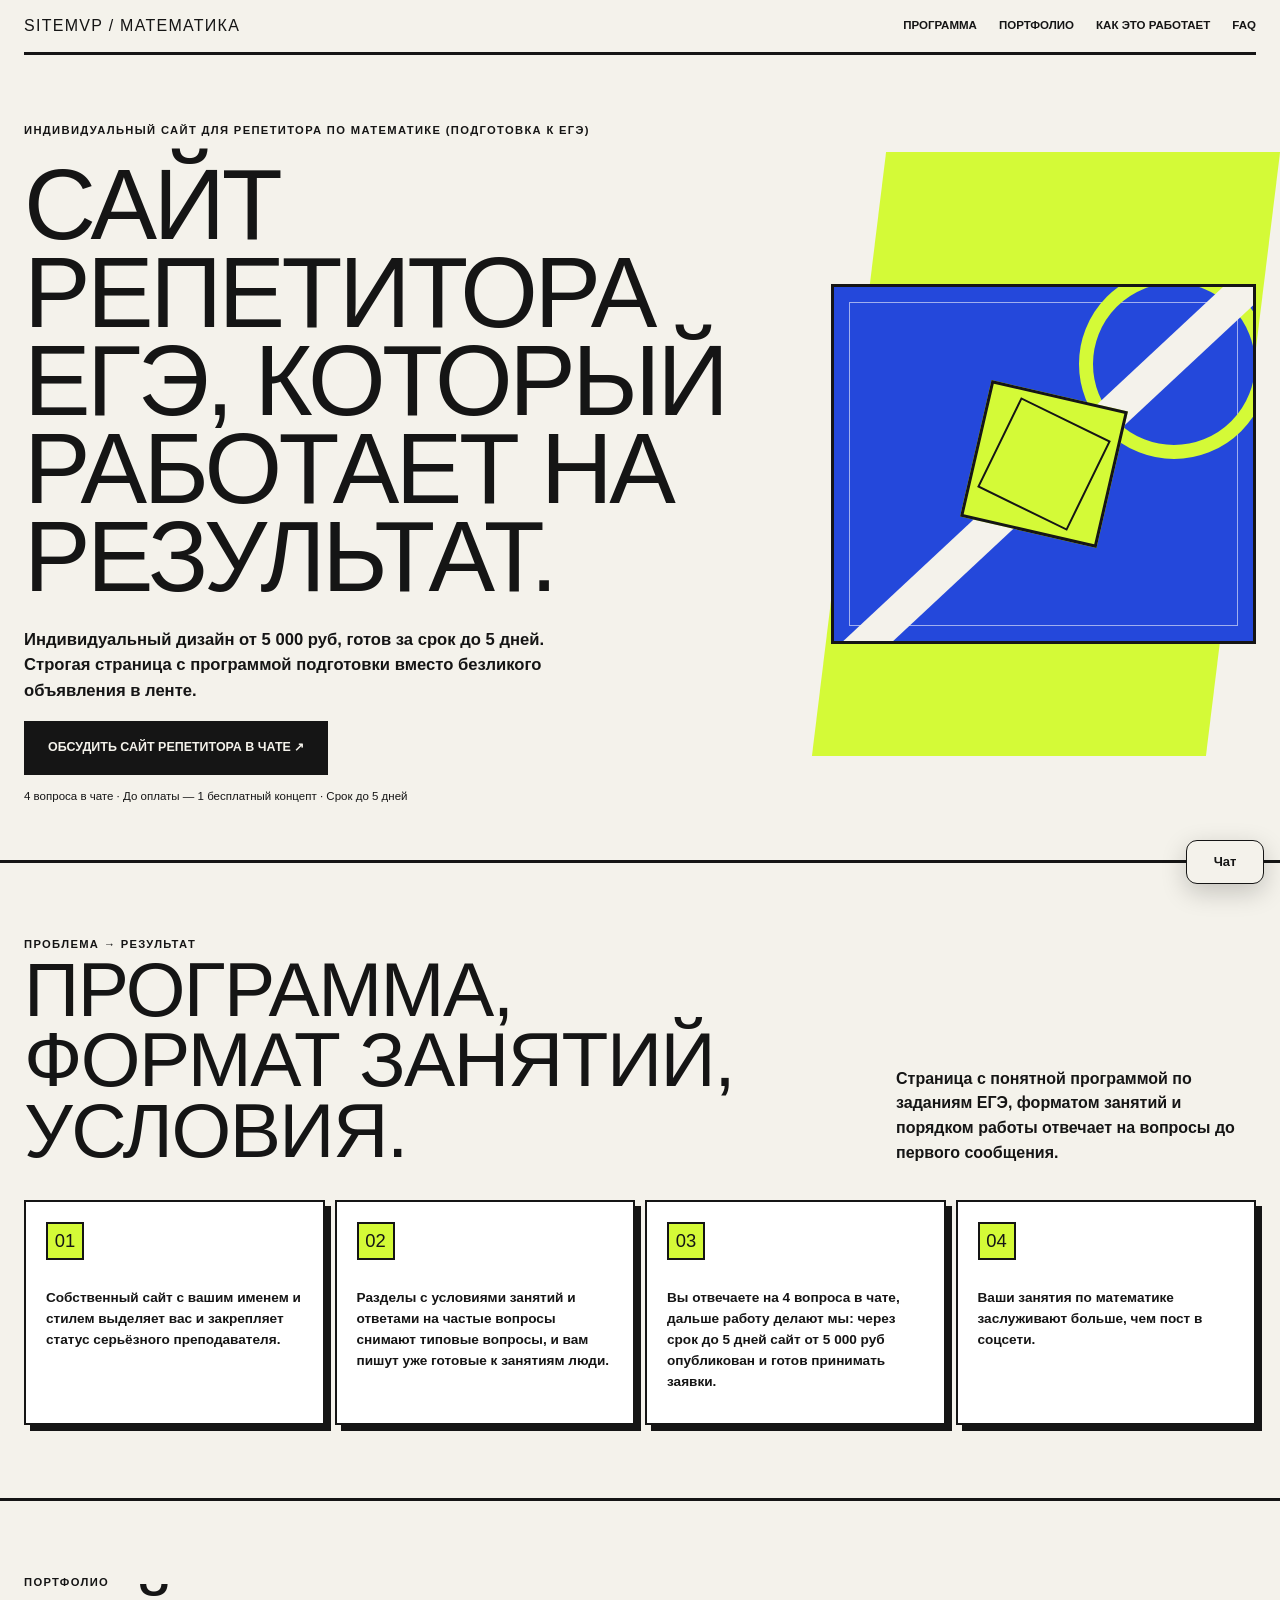
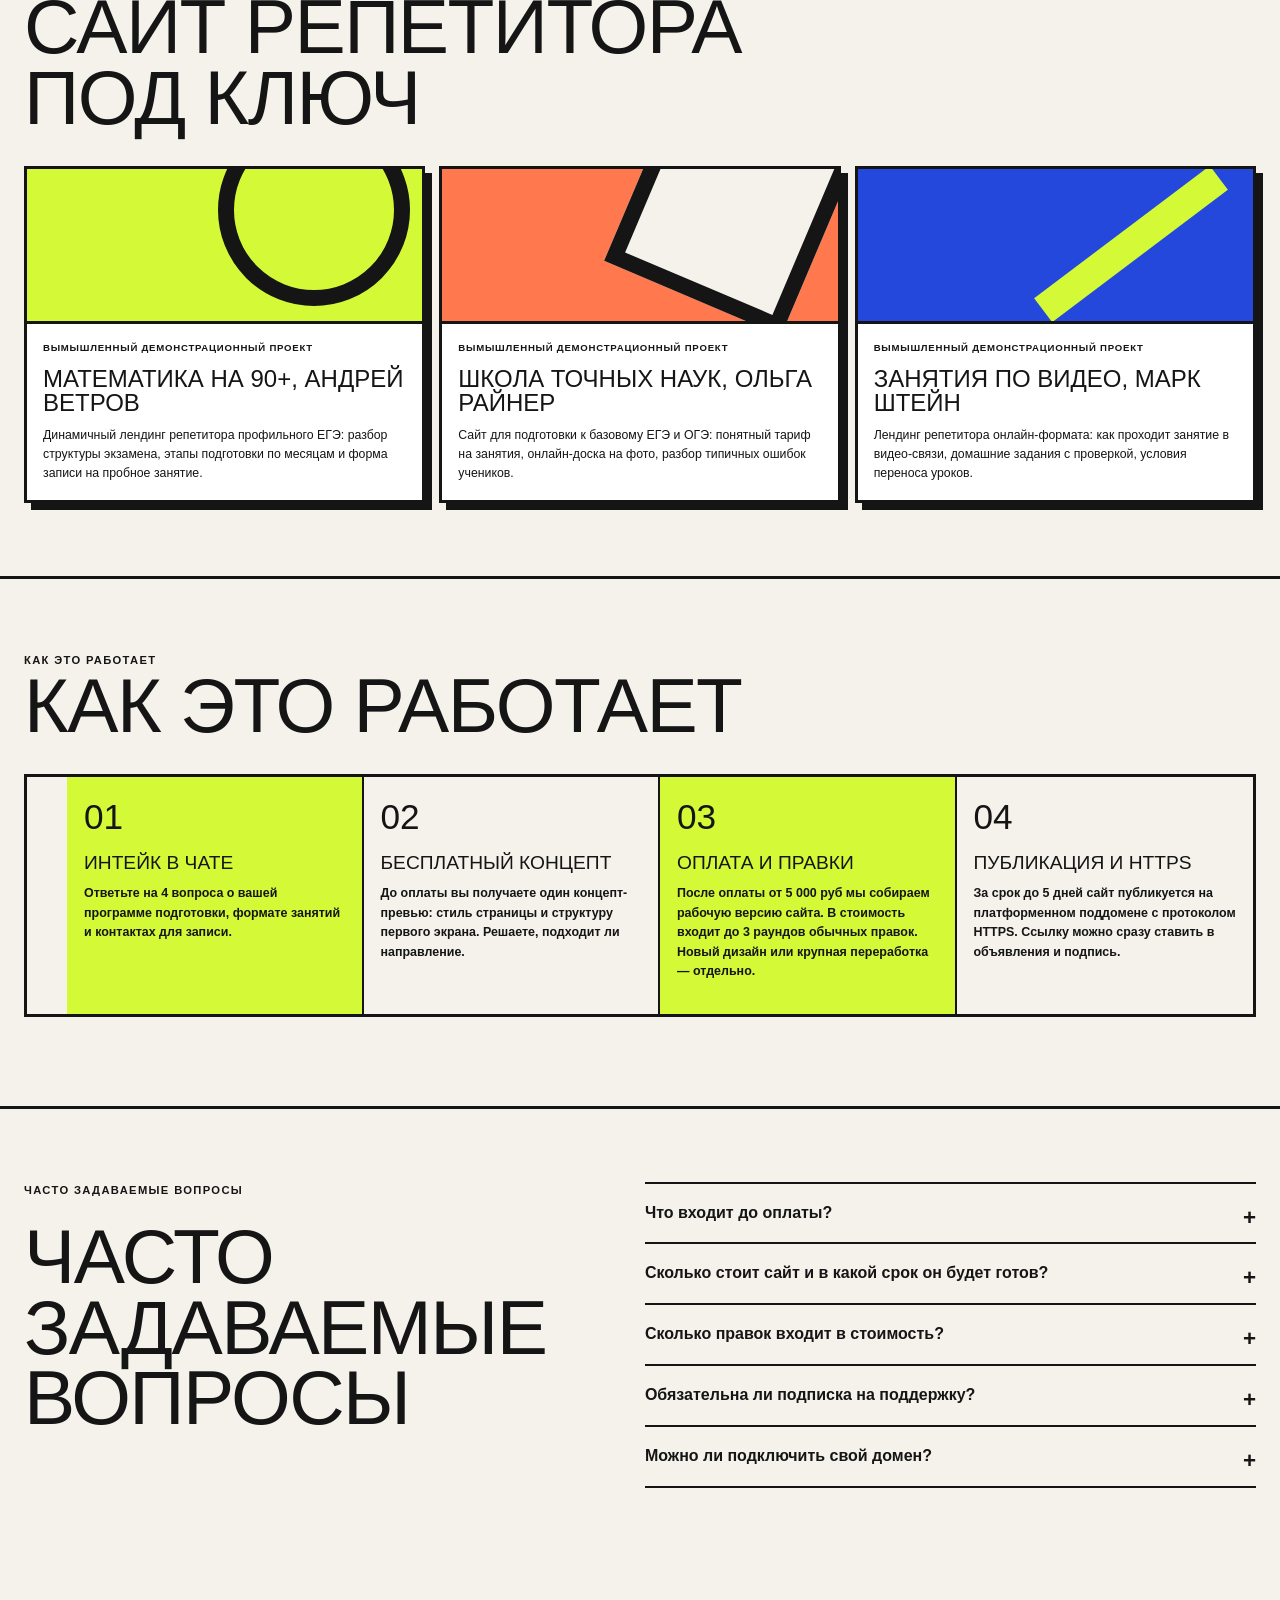
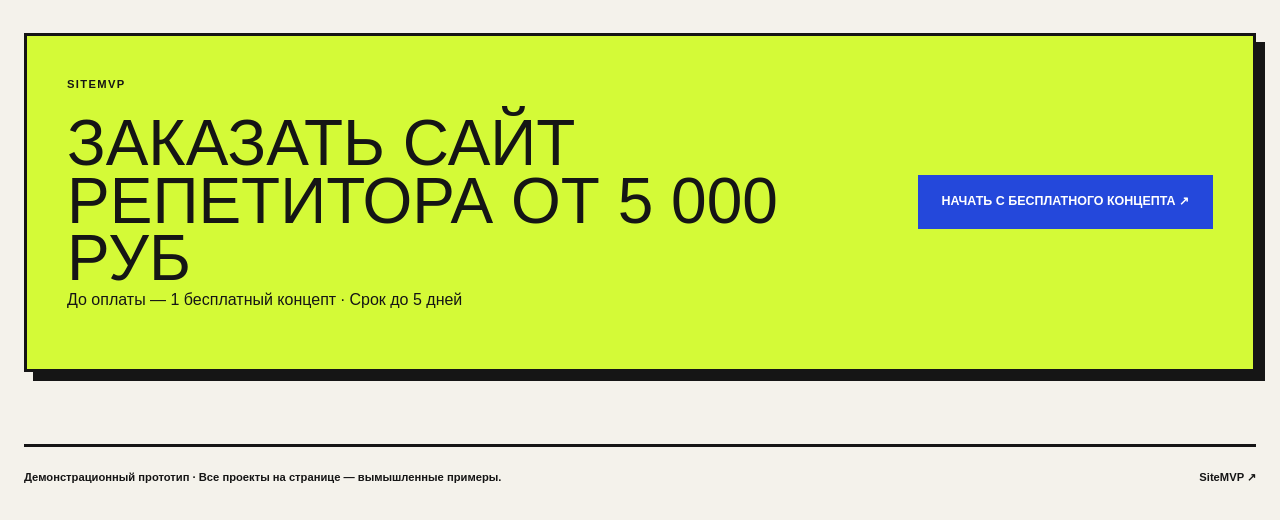
<file: landings/ege-matematika/index.html>
<!doctype html>
<html lang="ru">
<head>
  <meta charset="utf-8">
  <meta name="viewport" content="width=device-width, initial-scale=1">
  <meta name="description" content="Индивидуальный сайт для репетитора ЕГЭ за срок до 5 дней от 5 000 руб. Программа подготовки, формат занятий, 1 бесплатный концепт до оплаты.">
  <meta name="color-scheme" content="light">
  <link rel="icon" href="data:,">
  <title>Сайт репетитора по математике ЕГЭ от 5 000 руб — SiteMVP</title>
  <style>
    :root{color-scheme:light;--paper:#f4f2eb;--ink:#151515;--lime:#d4fa37;--blue:#2448db;--line:#151515;--sans:Arial,"Segoe UI",sans-serif;--display:Impact,"Arial Narrow",Haettenschweiler,sans-serif}
    *{box-sizing:border-box}html{scroll-behavior:smooth;scroll-padding-top:20px}body{margin:0;background:var(--paper);color:var(--ink);font:16px/1.55 var(--sans)}a{color:inherit;text-decoration:none}a:focus-visible,summary:focus-visible{outline:4px solid var(--blue);outline-offset:4px}h1,h2,h3,p{margin-top:0}.wrap{width:min(1240px,calc(100% - 48px));margin-inline:auto}.skip{position:absolute;top:-70px;left:15px;padding:12px;background:var(--lime);z-index:9}.skip:focus{top:10px}.top{display:flex;align-items:center;justify-content:space-between;padding:17px 0;border-bottom:3px solid var(--ink)}.brand{font:1rem var(--display);letter-spacing:.08em;text-transform:uppercase}.top nav{display:flex;gap:22px;font-size:.72rem;font-weight:700;text-transform:uppercase}.hero{position:relative;padding:67px 0 55px;min-height:620px;display:grid;grid-template-columns:1fr .55fr;align-items:center;gap:35px}.hero:after{content:"";position:absolute;right:1%;top:12%;width:32%;height:75%;background:var(--lime);z-index:-1;transform:skew(-7deg)}.eyebrow{font-size:.7rem;font-weight:800;letter-spacing:.12em;text-transform:uppercase;margin-bottom:22px}.hero h1{font:clamp(3.5rem,7.8vw,7rem)/.88 var(--display);letter-spacing:-.035em;text-transform:uppercase;margin:0 0 26px;max-width:950px}.lead{font-size:1.04rem;max-width:580px;font-weight:600}.button{display:inline-flex;align-items:center;justify-content:center;min-height:54px;padding:14px 21px;background:var(--ink);color:var(--paper);border:3px solid var(--ink);font-weight:800;font-size:.78rem;text-transform:uppercase}.button:hover{background:var(--lime);color:var(--ink)}.fine{font-size:.72rem;margin:13px 0 0;max-width:390px}.math-art{height:360px;position:relative;border:3px solid var(--ink);background:var(--blue);overflow:hidden;display:grid;place-items:center}.math-art:before{content:"";position:absolute;inset:15px;border:1px solid #ffffff90}.math-art .circle{width:190px;height:190px;border:14px solid var(--lime);border-radius:50%;position:absolute;right:-16px;top:-18px}.math-art .slash{position:absolute;width:140%;height:34px;background:var(--paper);transform:rotate(-43deg);left:-20%;top:49%}.math-art .cube{width:140px;height:140px;background:var(--lime);border:3px solid var(--ink);transform:rotate(13deg);position:relative}.math-art .cube:after{content:"";position:absolute;inset:17px;border:2px solid var(--ink);transform:rotate(13deg)}.section{padding-block:73px;border-top:3px solid var(--ink)}.section-head{display:flex;justify-content:space-between;align-items:end;gap:25px;margin-bottom:34px}.section h2{font:clamp(2.5rem,6vw,5.4rem)/.92 var(--display);text-transform:uppercase;letter-spacing:-.02em;margin:0;max-width:820px}.section-head p{max-width:360px;font-weight:600;margin:0}.results{display:grid;grid-template-columns:repeat(4,1fr);gap:10px}.result{min-height:225px;padding:20px;background:#fff;border:2px solid var(--ink);box-shadow:6px 6px 0 var(--ink)}.result .num{display:inline-grid;place-items:center;width:38px;height:38px;background:var(--lime);font:1.15rem var(--display);border:2px solid var(--ink)}.result p{font-size:.85rem;font-weight:600;margin:27px 0 0}.gallery{display:grid;grid-template-columns:repeat(3,1fr);gap:14px}.work{border:3px solid var(--ink);background:#fff;box-shadow:7px 7px 0 var(--ink)}.work-art{height:155px;background:var(--lime);border-bottom:3px solid var(--ink);position:relative;overflow:hidden}.work:nth-child(2) .work-art{background:#ff784e}.work:nth-child(3) .work-art{background:var(--blue)}.work-art:before{content:"";position:absolute;width:160px;height:160px;border:16px solid var(--ink);border-radius:50%;top:-55px;right:12px}.work:nth-child(2) .work-art:before{border-radius:0;transform:rotate(23deg);background:var(--paper)}.work:nth-child(3) .work-art:before{width:220px;height:30px;border:0;border-radius:0;background:var(--lime);transform:rotate(-37deg);top:60px}.work .tag{display:block;padding:17px 16px 0;font-size:.6rem;font-weight:800;letter-spacing:.08em;text-transform:uppercase}.work h3{font:1.5rem/1 var(--display);text-transform:uppercase;padding:0 16px;margin:11px 0}.work p{font-size:.77rem;padding:0 16px 17px;margin:0}.steps{display:grid;grid-template-columns:repeat(4,1fr);gap:0;border:3px solid var(--ink)}.steps li{list-style:none;padding:20px 17px;min-height:205px;border-right:2px solid var(--ink)}.steps li:last-child{border:0}.steps li:nth-child(odd){background:var(--lime)}.steps .num{font:2.2rem var(--display)}.steps h3{font:1.2rem var(--display);text-transform:uppercase;margin:15px 0 10px}.steps p{font-size:.78rem;font-weight:600}.faq{display:grid;grid-template-columns:.65fr 1.35fr;gap:8%}.faq h2{position:sticky;top:20px}.faq-list details{border-top:2px solid var(--ink);padding:17px 0}.faq-list details:last-child{border-bottom:2px solid var(--ink)}summary{cursor:pointer;list-style:none;font-weight:800}summary::-webkit-details-marker{display:none}summary:after{content:"+";float:right;font-size:1.4rem}details[open] summary:after{content:"−"}.faq-list details p{max-width:760px;font-size:.83rem;margin:12px 32px 0 0}.final{margin-block:72px;padding:40px;background:var(--lime);border:3px solid var(--ink);box-shadow:9px 9px 0 var(--ink);display:flex;align-items:center;justify-content:space-between;gap:25px}.final h2{font:clamp(2.4rem,5vw,4.6rem)/.9 var(--display);text-transform:uppercase;margin:0;max-width:750px}.final .button{background:var(--blue);border-color:var(--blue);color:white}.final .button:hover{background:var(--ink);border-color:var(--ink)}.footer{padding:22px 0 34px;border-top:3px solid var(--ink);display:flex;justify-content:space-between;gap:20px;font-size:.7rem;font-weight:700}.footer p{margin:0}
    @media(max-width:760px){.wrap{width:calc(100% - 34px)}.top{align-items:flex-start;flex-direction:column;gap:12px}.top nav{flex-wrap:wrap;gap:10px 18px}.hero{grid-template-columns:1fr;padding:48px 0 45px;gap:25px;min-height:0}.hero h1{font-size:clamp(3.6rem,16vw,6rem)}.hero:after{width:34%;height:36%;top:51%;right:5%}.math-art{height:240px}.math-art .cube{width:100px;height:100px}.math-art .circle{width:130px;height:130px}.section{padding-block:55px}.section-head{display:block}.section-head p{margin-top:17px}.results{grid-template-columns:1fr 1fr;gap:10px}.result{min-height:180px;padding:14px;box-shadow:4px 4px 0 var(--ink)}.result p{font-size:.78rem;margin-top:18px}.gallery{grid-template-columns:1fr}.work-art{height:130px}.steps{grid-template-columns:1fr 1fr}.steps li{min-height:0;padding:15px 12px;border-right:1px solid var(--ink);border-bottom:1px solid var(--ink)}.steps li:nth-child(2){border-right:0}.steps li:nth-child(3){border-bottom:0}.steps li:last-child{border-bottom:0}.steps p{font-size:.73rem}.faq{grid-template-columns:1fr;gap:15px}.faq h2{position:static}.final{display:block;padding:25px;margin-block:50px}.final .button{margin-top:22px}.footer{flex-direction:column}}
    @media(prefers-reduced-motion:reduce){html{scroll-behavior:auto}}
  </style>
  <link rel="stylesheet" href="../../chat-server/chat-widget.css">
</head>
<body>
  <a class="skip" href="#main">Перейти к содержимому</a>
  <header class="top wrap"><a class="brand" href="../../index.html">SiteMVP / Математика</a><nav aria-label="Основная навигация"><a href="#results">Программа</a><a href="#portfolio">Портфолио</a><a href="#process">Как это работает</a><a href="#faq">FAQ</a></nav></header>
  <main id="main">
    <section class="hero wrap"><div><p class="eyebrow">Индивидуальный сайт для репетитора по математике (подготовка к ЕГЭ)</p><h1>Сайт репетитора ЕГЭ, который работает на результат.</h1><p class="lead">Индивидуальный дизайн от 5 000 руб, готов за срок до 5 дней. Строгая страница с программой подготовки вместо безликого объявления в ленте.</p><a class="button" href="#sitemvp-chat-widget" data-sitemvp-chat-open>Обсудить сайт репетитора в чате ↗</a><p class="fine">4 вопроса в чате · До оплаты — 1 бесплатный концепт · Срок до 5 дней</p></div><div class="math-art" aria-hidden="true"><span class="circle"></span><span class="slash"></span><span class="cube"></span></div></section>
    <section class="section" id="results"><div class="wrap"><div class="section-head"><div><p class="eyebrow">Проблема → результат</p><h2>Программа, формат занятий, условия.</h2></div><p>Страница с понятной программой по заданиям ЕГЭ, форматом занятий и порядком работы отвечает на вопросы до первого сообщения.</p></div><div class="results"><article class="result"><span class="num">01</span><p>Собственный сайт с вашим именем и стилем выделяет вас и закрепляет статус серьёзного преподавателя.</p></article><article class="result"><span class="num">02</span><p>Разделы с условиями занятий и ответами на частые вопросы снимают типовые вопросы, и вам пишут уже готовые к занятиям люди.</p></article><article class="result"><span class="num">03</span><p>Вы отвечаете на 4 вопроса в чате, дальше работу делают мы: через срок до 5 дней сайт от 5 000 руб опубликован и готов принимать заявки.</p></article><article class="result"><span class="num">04</span><p>Ваши занятия по математике заслуживают больше, чем пост в соцсети.</p></article></div></div></section>
    <section class="section" id="portfolio"><div class="wrap"><div class="section-head"><div><p class="eyebrow">Портфолио</p><h2>Сайт репетитора под ключ</h2></div></div><div class="gallery"><article class="work"><div class="work-art" aria-hidden="true"></div><span class="tag">Вымышленный демонстрационный проект</span><h3>Математика на 90+, Андрей Ветров</h3><p>Динамичный лендинг репетитора профильного ЕГЭ: разбор структуры экзамена, этапы подготовки по месяцам и форма записи на пробное занятие.</p></article><article class="work"><div class="work-art" aria-hidden="true"></div><span class="tag">Вымышленный демонстрационный проект</span><h3>Школа точных наук, Ольга Райнер</h3><p>Сайт для подготовки к базовому ЕГЭ и ОГЭ: понятный тариф на занятия, онлайн-доска на фото, разбор типичных ошибок учеников.</p></article><article class="work"><div class="work-art" aria-hidden="true"></div><span class="tag">Вымышленный демонстрационный проект</span><h3>Занятия по видео, Марк Штейн</h3><p>Лендинг репетитора онлайн-формата: как проходит занятие в видео-связи, домашние задания с проверкой, условия переноса уроков.</p></article></div></div></section>
    <section class="section" id="process"><div class="wrap"><div class="section-head"><div><p class="eyebrow">Как это работает</p><h2>Как это работает</h2></div></div><ol class="steps"><li><span class="num">01</span><h3>Интейк в чате</h3><p>Ответьте на 4 вопроса о вашей программе подготовки, формате занятий и контактах для записи.</p></li><li><span class="num">02</span><h3>Бесплатный концепт</h3><p>До оплаты вы получаете один концепт-превью: стиль страницы и структуру первого экрана. Решаете, подходит ли направление.</p></li><li><span class="num">03</span><h3>Оплата и правки</h3><p>После оплаты от 5 000 руб мы собираем рабочую версию сайта. В стоимость входит до 3 раундов обычных правок. Новый дизайн или крупная переработка — отдельно.</p></li><li><span class="num">04</span><h3>Публикация и HTTPS</h3><p>За срок до 5 дней сайт публикуется на платформенном поддомене с протоколом HTTPS. Ссылку можно сразу ставить в объявления и подпись.</p></li></ol></div></section>
    <section class="section" id="faq"><div class="wrap faq"><div><p class="eyebrow">Часто задаваемые вопросы</p><h2>Часто задаваемые вопросы</h2></div><div class="faq-list"><details><summary>Что входит до оплаты?</summary><p>До оплаты вы получаете максимум 1 бесплатный концепт-превью: стиль и структуру страницы. Это не готовый сайт. Неоплаченные материалы и черновики хранятся до 30 дней.</p></details><details><summary>Сколько стоит сайт и в какой срок он будет готов?</summary><p>Индивидуальный сайт стоит от 5 000 руб разово. Срок от первого контакта до публикации — до 5 дней.</p></details><details><summary>Сколько правок входит в стоимость?</summary><p>После оплаты вы получаете 1 рабочую версию и до 3 раундов обычных правок. Крупная переработка или новый дизайн оцениваются как отдельная работа.</p></details><details><summary>Обязательна ли подписка на поддержку?</summary><p>Нет, поддержка за 500 руб/мес опциональна. В неё входят техподдержка через чат, автоматическое резервное копирование, мониторинг доступности и до 3 базовых правок в месяц.</p></details><details><summary>Можно ли подключить свой домен?</summary><p>Да. Подбор, проверка и подключение домена — от 5 000 руб разово, сам домен оплачивается по цене регистратора. Если свой домен перестанет действовать, сайт продолжит открываться по платформенному адресу.</p></details></div></div></section>
    <section class="final wrap"><div><p class="eyebrow">SiteMVP</p><h2>Заказать сайт репетитора от 5 000 руб</h2><p>До оплаты — 1 бесплатный концепт · Срок до 5 дней</p></div><a class="button" href="#sitemvp-chat-widget" data-sitemvp-chat-open>Начать с бесплатного концепта ↗</a></section>
  </main>
  <footer class="footer wrap"><p>Демонстрационный прототип · Все проекты на странице — вымышленные примеры.</p><a href="../../index.html">SiteMVP ↗</a></footer>
  <!-- SiteMVP local demo chat -->
  <div id="sitemvp-chat-widget" class="sitemvp-chat-widget">
    <button class="sitemvp-chat-toggle" type="button" aria-controls="sitemvp-chat-panel" aria-expanded="false" aria-label="Открыть чат">Чат</button>
    <section id="sitemvp-chat-panel" class="sitemvp-chat-panel" role="dialog" aria-label="Чат с SiteMVP" aria-modal="false" aria-describedby="sitemvp-chat-notice" hidden>
      <header class="sitemvp-chat-header">
        <div><span class="sitemvp-chat-kicker">SiteMVP · демо</span><h2 class="sitemvp-chat-title">Давайте знакомиться</h2></div>
        <button class="sitemvp-chat-close" type="button" aria-label="Закрыть чат">×</button>
      </header>
      <p id="sitemvp-chat-notice" class="sitemvp-chat-notice"><strong>Демо-режим:</strong> сообщения обрабатываются локально, отправка появится позже. Используйте вымышленные данные.</p>
      <div class="sitemvp-chat-thread" role="log" aria-label="Сообщения чата" aria-live="polite" aria-relevant="additions" aria-atomic="false">
        <div class="sitemvp-chat-message is-assistant"><p>Здравствуйте! 👋 Помогу подготовить индивидуальный сайт. Ответьте на 4 вопроса — в этой демонстрации переписка останется только на странице.</p></div>
      </div>
      <div class="sitemvp-chat-quick" role="group" aria-label="Быстрые ответы">
        <button type="button" data-chat-action="start">Начать</button>
        <button type="button" data-chat-action="prepare">Что подготовить?</button>
      </div>
      <form class="sitemvp-chat-form" hidden>
        <label class="sitemvp-chat-sr-only" for="sitemvp-chat-input">Ваш ответ</label>
        <input id="sitemvp-chat-input" type="text" maxlength="700" autocomplete="off" placeholder="Напишите ответ…" aria-label="Ваш ответ">
        <button type="submit">Отправить</button>
      </form>
      <span class="sitemvp-chat-cta" hidden>Демо завершено — в рабочем сервисе заявку примет оператор.</span>
    </section>
  </div>
  <style>
    .sitemvp-chat-widget {
      --sm-chat-surface: var(--panel, var(--paper, var(--bg, #fff)));
      --sm-chat-page: var(--bg, var(--paper, #fff));
      --sm-chat-ink: var(--ink, #24342c);
      --sm-chat-muted: var(--muted, #657168);
      --sm-chat-line: var(--line, #d8ded8);
      --sm-chat-accent: var(--lime, var(--gold, var(--signal, var(--olive, var(--stone, var(--cta, #a8c4b2))))));
      color: var(--sm-chat-ink);
      font-family: var(--sans, var(--round, var(--serif, system-ui, sans-serif)));
    }
    .sitemvp-chat-widget, .sitemvp-chat-widget * { box-sizing: border-box; }
    .sitemvp-chat-toggle {
      position: fixed; z-index: 2147483000; right: max(16px, env(safe-area-inset-right, 0px));
      bottom: max(16px, env(safe-area-inset-bottom, 0px)); min-width: 78px; min-height: 52px;
      padding: 12px 20px; border: 1px solid var(--sm-chat-line); border-radius: 999px;
      background: var(--sm-chat-ink); color: var(--sm-chat-page); font-family: inherit; font-size: 15px; font-weight: 650; line-height: 1.2;
      box-shadow: 0 8px 26px #0003; cursor: pointer;
    }
    .sitemvp-chat-panel {
      position: fixed; z-index: 2147483000; right: max(16px, env(safe-area-inset-right, 0px));
      bottom: calc(78px + env(safe-area-inset-bottom, 0px)); width: min(390px, calc(100vw - 32px));
      max-height: min(78vh, 680px); max-height: min(78dvh, 680px); display: flex; flex-direction: column;
      gap: 12px; padding: 16px; overflow: hidden; border: 1px solid var(--sm-chat-line);
      border-radius: 18px; background: var(--sm-chat-surface); color: var(--sm-chat-ink);
      box-shadow: 0 16px 48px #0004; font-family: inherit; font-size: 14px; line-height: 1.5;
    }
    .sitemvp-chat-panel[hidden], .sitemvp-chat-form[hidden], .sitemvp-chat-cta[hidden] { display: none !important; }
    .sitemvp-chat-header { display: flex; align-items: flex-start; justify-content: space-between; gap: 12px; }
    .sitemvp-chat-kicker { display: block; margin-bottom: 4px; color: var(--sm-chat-muted); font-size: 11px; letter-spacing: .08em; text-transform: uppercase; }
    .sitemvp-chat-title { margin: 0; color: var(--sm-chat-ink); font-family: inherit; font-size: 20px; font-weight: 650; line-height: 1.2; letter-spacing: -.02em; }
    .sitemvp-chat-close { display: grid; place-items: center; flex: 0 0 40px; width: 40px; height: 40px; border: 1px solid var(--sm-chat-line); border-radius: 50%; background: transparent; color: var(--sm-chat-ink); font-family: inherit; font-size: 25px; font-weight: 400; line-height: 1; cursor: pointer; }
    .sitemvp-chat-notice { margin: 0; padding: 9px 11px; border-left: 3px solid var(--sm-chat-accent); background: var(--sm-chat-surface); background: color-mix(in srgb, var(--sm-chat-accent) 14%, var(--sm-chat-surface)); color: var(--sm-chat-ink); font-size: 12px; line-height: 1.45; }
    .sitemvp-chat-thread { min-height: 120px; max-height: 38vh; overflow-y: auto; overscroll-behavior: contain; display: flex; flex-direction: column; gap: 9px; padding: 2px 2px 4px; }
    .sitemvp-chat-message { width: fit-content; max-width: 92%; padding: 10px 12px; border: 1px solid var(--sm-chat-line); border-radius: 14px 14px 14px 4px; background: var(--sm-chat-page); color: var(--sm-chat-ink); overflow-wrap: anywhere; }
    .sitemvp-chat-message p { margin: 0; color: inherit; font: inherit; }
    .sitemvp-chat-message.is-user { align-self: flex-end; border-color: var(--sm-chat-accent); border-radius: 14px 14px 4px 14px; background: var(--sm-chat-surface); background: color-mix(in srgb, var(--sm-chat-accent) 20%, var(--sm-chat-surface)); }
    .sitemvp-chat-quick { display: flex; flex-wrap: wrap; gap: 8px; }
    .sitemvp-chat-widget button, .sitemvp-chat-cta { min-height: 44px; border: 1px solid var(--sm-chat-line); border-radius: 11px; padding: 10px 13px; background: var(--sm-chat-surface); color: var(--sm-chat-ink); font-family: inherit; font-size: 13px; font-weight: 600; line-height: 1.25; text-align: center; cursor: pointer; }
    .sitemvp-chat-widget button:hover, .sitemvp-chat-cta:hover { border-color: var(--sm-chat-accent); }
    .sitemvp-chat-form { display: flex; gap: 8px; }
    .sitemvp-chat-form input { min-width: 0; flex: 1; height: 46px; border: 1px solid var(--sm-chat-line); border-radius: 11px; padding: 0 12px; background: var(--sm-chat-page); color: var(--sm-chat-ink); font-family: inherit; font-size: 14px; line-height: 1.3; }
    .sitemvp-chat-form input::placeholder { color: var(--sm-chat-muted); opacity: 1; }
    .sitemvp-chat-form button, .sitemvp-chat-cta { display: inline-flex; align-items: center; justify-content: center; gap: 8px; flex: 0 0 auto; background: var(--sm-chat-ink); color: var(--sm-chat-page); }
    .sitemvp-chat-cta { align-self: flex-start; text-decoration: none; }
    .sitemvp-chat-widget button:focus-visible, .sitemvp-chat-widget input:focus-visible, .sitemvp-chat-cta:focus-visible { outline: 3px solid var(--sm-chat-ink); outline-offset: 3px; }
    .sitemvp-chat-sr-only { position: absolute; width: 1px; height: 1px; padding: 0; margin: -1px; overflow: hidden; clip: rect(0, 0, 0, 0); white-space: nowrap; border: 0; }
    @media (max-width: 420px) {
      .sitemvp-chat-panel { right: max(10px, env(safe-area-inset-right, 0px)); width: calc(100vw - 20px); padding: 13px; gap: 10px; }
      .sitemvp-chat-thread { max-height: 34vh; }
    }
    @media (prefers-reduced-motion: reduce) { .sitemvp-chat-panel, .sitemvp-chat-widget * { scroll-behavior: auto !important; transition: none !important; } }
  </style>
  <script>
    (function () {
      const root = document.getElementById('sitemvp-chat-widget');
      if (!root) return;
      const toggle = root.querySelector('.sitemvp-chat-toggle');
      const panel = root.querySelector('.sitemvp-chat-panel');
      const close = root.querySelector('.sitemvp-chat-close');
      const thread = root.querySelector('.sitemvp-chat-thread');
      const quick = root.querySelector('.sitemvp-chat-quick');
      const form = root.querySelector('.sitemvp-chat-form');
      const input = root.querySelector('.sitemvp-chat-form input');
      const cta = root.querySelector('.sitemvp-chat-cta');
      const questions = [
        '1 из 4. Чем вы занимаетесь и как называется ваш бизнес или как вас зовут?',
        '2 из 4. Какие ваши 3–5 основных услуг и цены на них?',
        '3 из 4. Какой контакт указать на сайте для связи с вами?',
        '4 из 4. Какие фотографии или материалы вы готовы показать? В демо файлы не загружаются — опишите их текстом.'
      ];
      let started = false;
      let step = 0;

      function addMessage(text, kind) {
        const message = document.createElement('div');
        message.className = 'sitemvp-chat-message ' + (kind === 'user' ? 'is-user' : 'is-assistant');
        const paragraph = document.createElement('p');
        paragraph.textContent = text;
        message.appendChild(paragraph);
        thread.appendChild(message);
        thread.scrollTop = thread.scrollHeight;
      }

      function openPanel() {
        panel.hidden = false;
        toggle.setAttribute('aria-expanded', 'true');
        toggle.setAttribute('aria-label', 'Закрыть чат');
        if (started && !form.hidden) input.focus();
        else if (!quick.hidden) quick.querySelector('button').focus();
        else close.focus();
      }

      function closePanel() {
        panel.hidden = true;
        toggle.setAttribute('aria-expanded', 'false');
        toggle.setAttribute('aria-label', 'Открыть чат');
        toggle.focus();
      }

      toggle.addEventListener('click', function () {
        if (panel.hidden) openPanel();
        else closePanel();
      });
      close.addEventListener('click', closePanel);
      document.addEventListener('click', function (event) {
        const opener = event.target.closest('[data-sitemvp-chat-open]');
        if (!opener) return;
        event.preventDefault();
        openPanel();
      });
      if (window.location.hash === '#sitemvp-chat-widget') openPanel();
      document.addEventListener('keydown', function (event) {
        if (event.key === 'Escape' && !panel.hidden) {
          event.preventDefault();
          closePanel();
        }
      });

      quick.addEventListener('click', function (event) {
        const button = event.target.closest('button[data-chat-action]');
        if (!button) return;
        if (button.dataset.chatAction === 'prepare') {
          addMessage('Что подготовить?', 'user');
          addMessage('Описание вашего дела, 3–5 услуг с ценами, контакт и 2–4 фотографии или материалы. Это демонстрация: используйте вымышленные сведения.', 'assistant');
          return;
        }
        started = true;
        quick.hidden = true;
        form.hidden = false;
        addMessage('Начать', 'user');
        addMessage(questions[step], 'assistant');
        input.focus();
      });

      form.addEventListener('submit', function (event) {
        event.preventDefault();
        const answer = input.value.trim();
        if (!answer) return;
        addMessage(answer, 'user');
        input.value = '';
        step += 1;
        if (step < questions.length) {
          addMessage(questions[step], 'assistant');
          input.focus();
          return;
        }
        addMessage('Спасибо! Это демонстрация — в рабочем сервисе оператор ответит в этом чате.', 'assistant');
        form.hidden = true;
        cta.hidden = false;
        cta.focus();
      });
    }());
  </script>
  <script>window.SITEMVP_CHAT_API='https://producers-forbes-stan-java.trycloudflare.com';</script><script src="../../chat-server/chat-widget.js"></script>
</body>
</html>
</file>
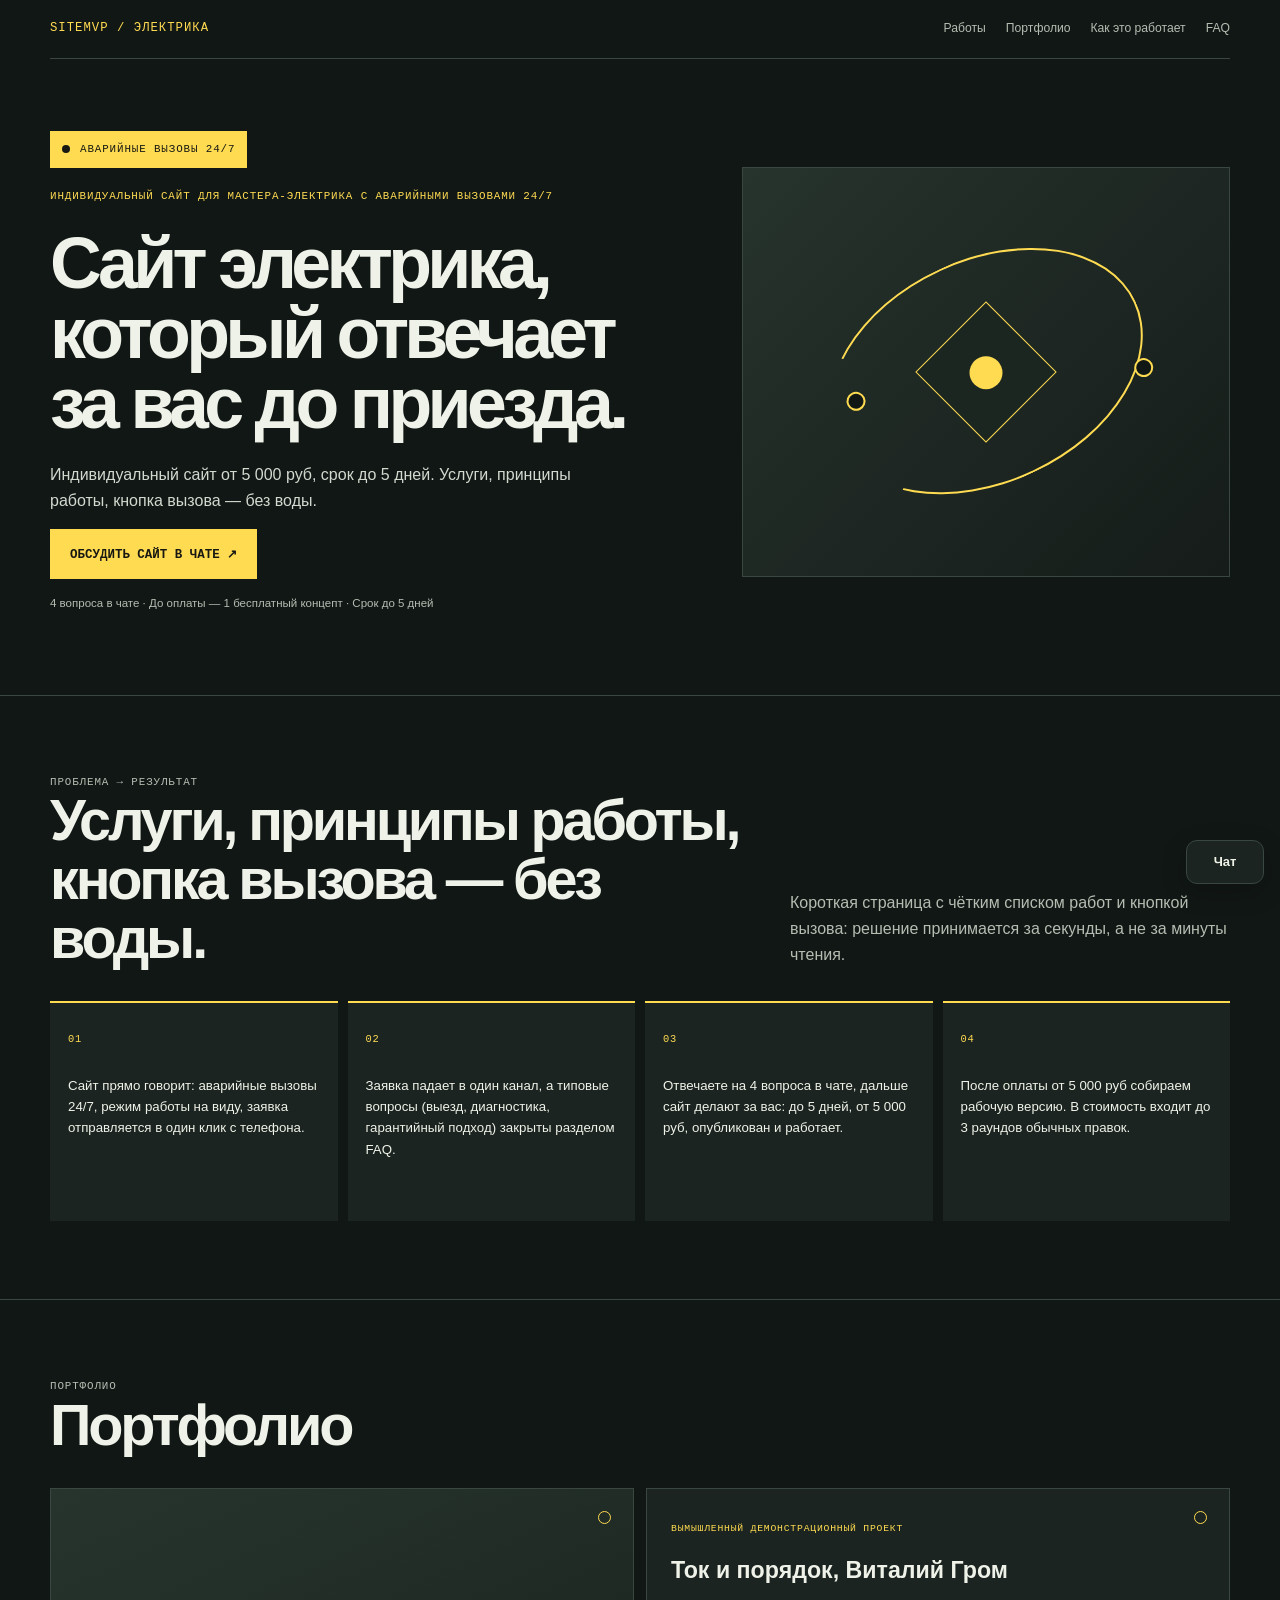
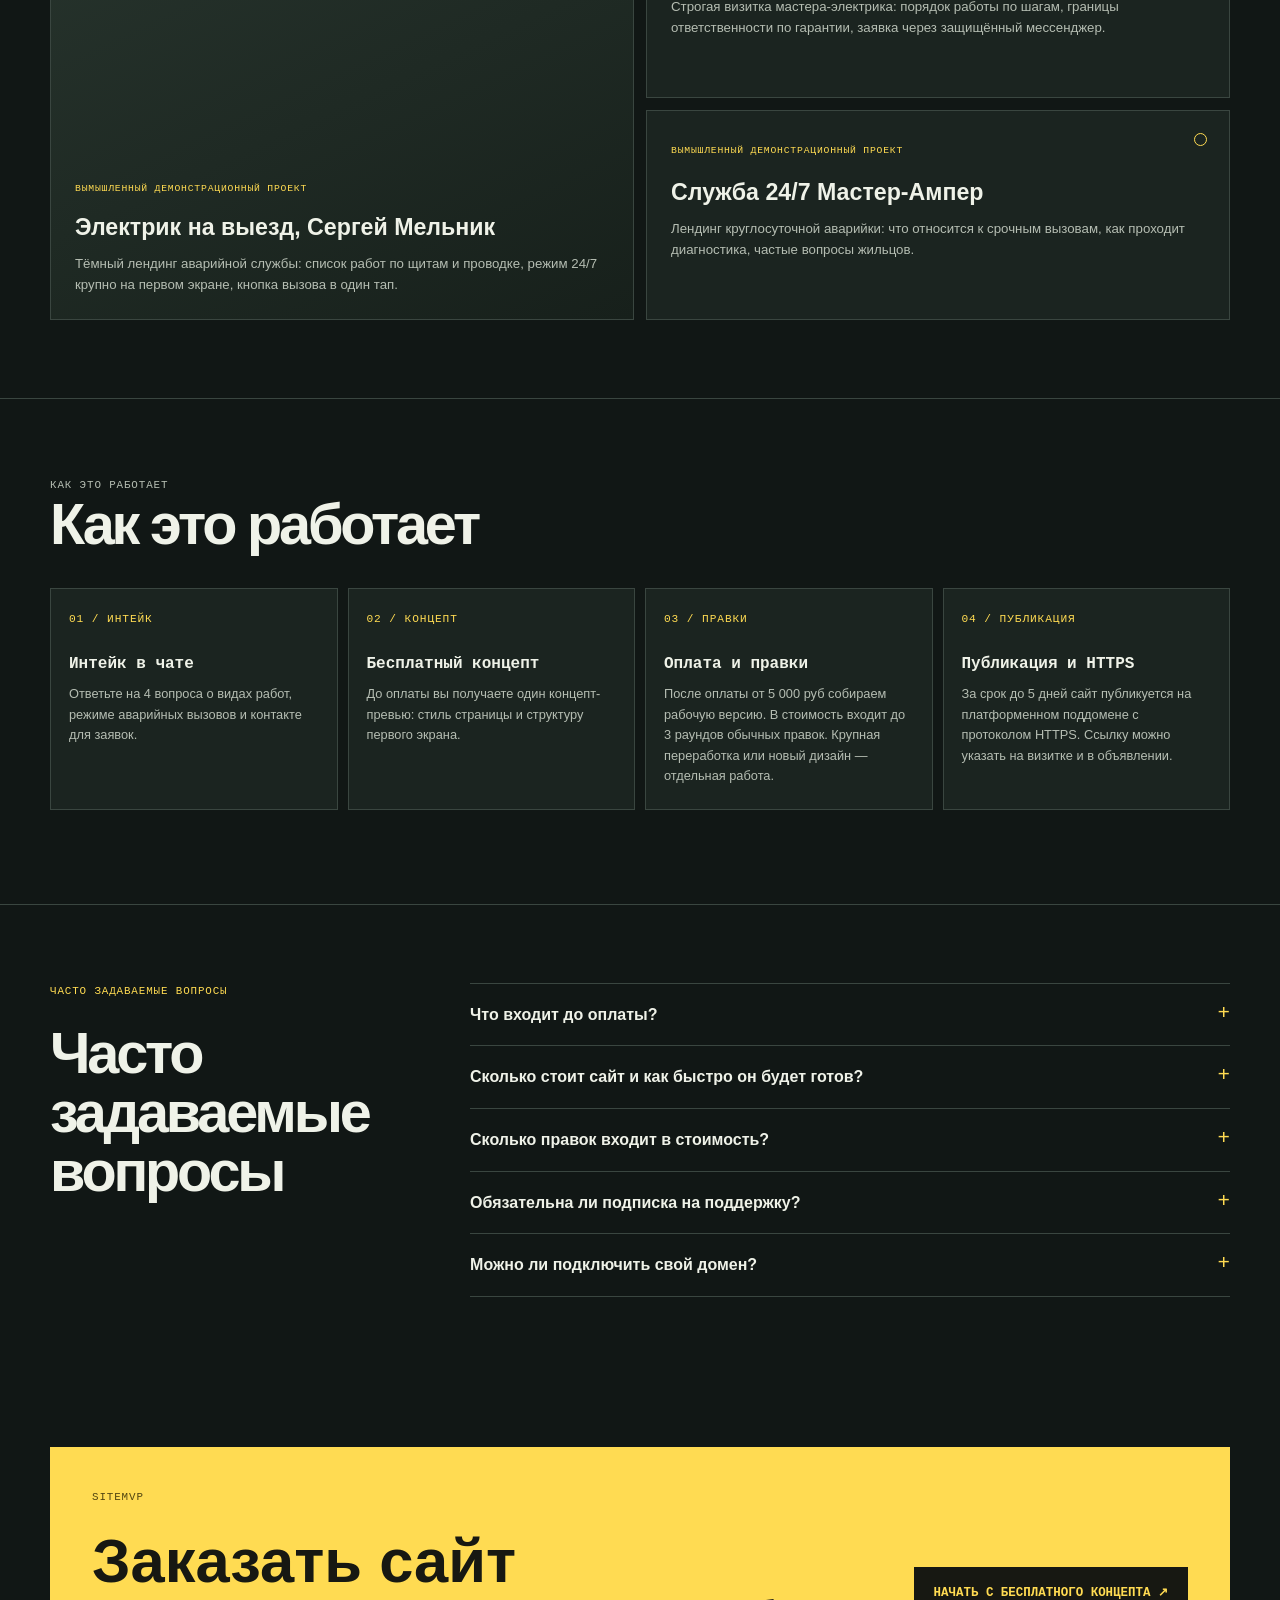
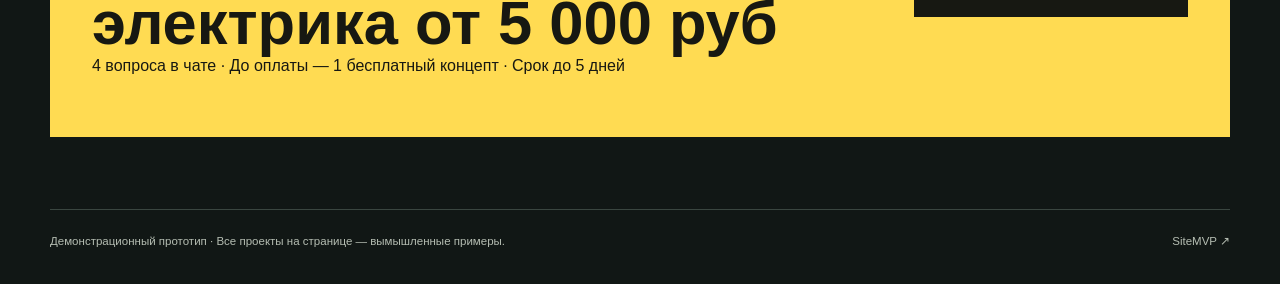
<file: landings/elektrik-avariynyy/index.html>
<!doctype html>
<html lang="ru">
<head>
  <meta charset="utf-8">
  <meta name="viewport" content="width=device-width, initial-scale=1">
  <meta name="description" content="Индивидуальный сайт для аварийного электрика за срок до 5 дней от 5 000 руб. Коротко и по делу: услуги, режим 24/7, кнопка вызова.">
  <meta name="color-scheme" content="dark">
  <link rel="icon" href="data:,">
  <title>Сайт мастера-электрика 24/7 от 5 000 руб — SiteMVP</title>
  <style>
    :root{color-scheme:dark;--bg:#111715;--panel:#1b2420;--panel2:#222c27;--ink:#eff2e8;--muted:#b5bdb2;--line:#3a4640;--signal:#ffdb52;--signal-ink:#171812;--mono:"Cascadia Code",Consolas,monospace;--sans:"Segoe UI",Arial,sans-serif}
    *{box-sizing:border-box}html{scroll-behavior:smooth;scroll-padding-top:24px}body{margin:0;background:var(--bg);color:var(--ink);font:16px/1.6 var(--sans)}a{color:inherit;text-decoration:none}a:focus-visible,summary:focus-visible{outline:3px solid var(--signal);outline-offset:4px}h1,h2,h3,p{margin-top:0}.wrap{width:min(1180px,calc(100% - 48px));margin-inline:auto}.skip{position:absolute;top:-70px;left:14px;background:var(--signal);color:var(--signal-ink);padding:12px;z-index:8}.skip:focus{top:10px}.top{display:flex;align-items:center;justify-content:space-between;gap:28px;padding:19px 0;border-bottom:1px solid var(--line)}.brand,.eyebrow,.status,.index{font-family:var(--mono);text-transform:uppercase;letter-spacing:.08em}.brand{font-size:.77rem;color:var(--signal)}nav{display:flex;gap:20px;font-size:.76rem;color:var(--muted)}nav a:hover{color:var(--signal)}.hero{padding-block:72px 82px;display:grid;grid-template-columns:1fr .8fr;gap:7%;align-items:center}.eyebrow{color:var(--signal);font-size:.68rem;margin-bottom:24px}.hero h1{font:600 clamp(3rem,5.6vw,4.9rem)/.97 var(--sans);letter-spacing:-.065em;margin:0 0 24px;max-width:770px}.lead{max-width:550px;color:#d4d9d0;font-size:1rem}.button{display:inline-flex;align-items:center;justify-content:center;min-height:50px;padding:13px 20px;background:var(--signal);color:var(--signal-ink);font:700 .78rem var(--mono);text-transform:uppercase}.button:hover{background:#fff0a5}.fine{margin:15px 0 0;color:var(--muted);font-size:.72rem}.panel-art{height:410px;border:1px solid var(--line);background:linear-gradient(135deg,#27332d,#151c19);position:relative;overflow:hidden;display:grid;place-items:center}.panel-art:before{content:"";position:absolute;inset:0;background:linear-gradient(90deg,transparent 49.8%,#7c8b7a26 50%,transparent 50.2%),linear-gradient(transparent 49.8%,#7c8b7a26 50%,transparent 50.2%);background-size:50px 50px}.wire{position:absolute;width:68%;height:55%;border:2px solid var(--signal);border-left-color:transparent;border-radius:50%;transform:rotate(-25deg)}.wire:before,.wire:after{content:"";position:absolute;width:15px;height:15px;border:2px solid var(--signal);border-radius:50%;background:var(--bg)}.wire:before{left:7%;top:33%}.wire:after{right:3%;bottom:17%}.node{position:absolute;width:100px;height:100px;border:1px solid var(--signal);background:#1c2621;transform:rotate(45deg);display:grid;place-items:center}.node:before{content:"";width:33px;height:33px;background:var(--signal);border-radius:50%}.panel-label{position:absolute;left:20px;bottom:17px;font: .6rem var(--mono);color:var(--muted);letter-spacing:.1em}.status{display:inline-flex;align-items:center;gap:10px;background:var(--signal);color:var(--signal-ink);padding:10px 12px;font-size:.68rem;margin-bottom:20px}.status i{width:8px;height:8px;border-radius:50%;background:currentColor}.section{padding-block:78px;border-top:1px solid var(--line)}.section-head{display:flex;justify-content:space-between;align-items:end;gap:28px;margin-bottom:34px}.section h2{font-size:clamp(2rem,4.5vw,4rem);line-height:1.02;letter-spacing:-.055em;margin:0;max-width:780px}.section-head p{max-width:440px;color:var(--muted);margin:0}.results{display:grid;grid-template-columns:repeat(4,1fr);gap:10px}.result{padding:21px 18px;background:var(--panel);border-top:2px solid var(--signal);min-height:220px}.result .index{font-size:.65rem;color:var(--signal)}.result p{font-size:.83rem;margin:25px 0 0}.portfolio{display:grid;grid-template-columns:1fr 1fr;gap:12px}.project{position:relative;background:var(--panel);border:1px solid var(--line);padding:24px;min-height:210px}.project:first-child{grid-row:span 2;min-height:432px;display:flex;flex-direction:column;justify-content:flex-end;background:linear-gradient(155deg,#27342d,#17201b)}.project .index{font-size:.61rem;color:var(--signal)}.project h3{font-size:1.45rem;line-height:1.1;margin:19px 0 12px}.project p{color:var(--muted);font-size:.83rem;margin:0}.project:after{content:"";position:absolute;top:22px;right:22px;width:11px;height:11px;border:1px solid var(--signal);border-radius:50%}.steps{padding:0;list-style:none;display:grid;grid-template-columns:repeat(4,1fr);gap:10px}.steps li{border:1px solid var(--line);background:var(--panel);padding:22px 18px}.steps .index{display:block;color:var(--signal);font-size:.7rem;margin-bottom:27px}.steps h3{font:600 1rem var(--mono);margin-bottom:11px}.steps p{font-size:.8rem;color:var(--muted);margin:0}.faq{display:grid;grid-template-columns:.6fr 1.4fr;gap:8%}.faq-list details{border-top:1px solid var(--line);padding:18px 0}.faq-list details:last-child{border-bottom:1px solid var(--line)}summary{cursor:pointer;list-style:none;font-weight:600}summary::-webkit-details-marker{display:none}summary:after{content:"+";float:right;color:var(--signal);font:1.3rem var(--mono)}details[open] summary:after{content:"−"}.faq-list details p{color:var(--muted);font-size:.84rem;margin:12px 34px 0 0;max-width:730px}.final{margin-block:72px;padding:42px;background:var(--signal);color:var(--signal-ink);display:flex;align-items:center;justify-content:space-between;gap:28px}.final .eyebrow{color:#514511}.final h2{font-size:clamp(2.1rem,4.8vw,4.2rem);line-height:1;margin:0;max-width:700px}.final .button{background:var(--signal-ink);color:var(--signal);white-space:nowrap}.final .button:hover{background:#34362e}.footer{padding:22px 0 33px;border-top:1px solid var(--line);display:flex;justify-content:space-between;gap:20px;color:var(--muted);font-size:.72rem}.footer p{margin:0}
    @media(max-width:760px){.wrap{width:calc(100% - 36px)}.top{align-items:flex-start;flex-direction:column;gap:16px}.top nav{flex-wrap:wrap;gap:10px 18px}.hero{grid-template-columns:1fr;padding-block:50px 63px;gap:33px}.hero h1{font-size:clamp(3rem,13vw,5rem)}.panel-art{height:265px}.section{padding-block:57px}.section-head{display:block}.section-head p{margin-top:17px}.results{grid-template-columns:1fr 1fr;gap:8px}.result{min-height:190px;padding:16px}.result p{font-size:.76rem;margin-top:17px}.portfolio{grid-template-columns:1fr}.project:first-child{grid-row:auto;min-height:250px}.project{min-height:170px}.steps{grid-template-columns:1fr 1fr}.steps li{padding:17px 13px}.steps .index{margin-bottom:16px}.steps p{font-size:.74rem}.faq{grid-template-columns:1fr;gap:10px}.final{display:block;padding:27px 23px;margin-block:48px}.final .button{white-space:normal;margin-top:22px}.footer{flex-direction:column}}
    @media(prefers-reduced-motion:reduce){html{scroll-behavior:auto}}
  </style>
  <link rel="stylesheet" href="../../chat-server/chat-widget.css">
</head>
<body>
  <a class="skip" href="#main">Перейти к содержимому</a>
  <header class="top wrap"><a class="brand" href="../../index.html">SiteMVP / Электрика</a><nav aria-label="Основная навигация"><a href="#results">Работы</a><a href="#portfolio">Портфолио</a><a href="#process">Как это работает</a><a href="#faq">FAQ</a></nav></header>
  <main id="main">
    <section class="hero wrap"><div><span class="status"><i aria-hidden="true"></i> Аварийные вызовы 24/7</span><p class="eyebrow">Индивидуальный сайт для мастера-электрика с аварийными вызовами 24/7</p><h1>Сайт электрика, который отвечает за вас до приезда.</h1><p class="lead">Индивидуальный сайт от 5 000 руб, срок до 5 дней. Услуги, принципы работы, кнопка вызова — без воды.</p><a class="button" href="#sitemvp-chat-widget" data-sitemvp-chat-open>Обсудить сайт в чате ↗</a><p class="fine">4 вопроса в чате · До оплаты — 1 бесплатный концепт · Срок до 5 дней</p></div><div class="panel-art" aria-hidden="true"><span class="wire"></span><span class="node"></span></div></section>
    <section class="section" id="results"><div class="wrap"><div class="section-head"><div><p class="eyebrow">Проблема → результат</p><h2>Услуги, принципы работы, кнопка вызова — без воды.</h2></div><p>Короткая страница с чётким списком работ и кнопкой вызова: решение принимается за секунды, а не за минуты чтения.</p></div><div class="results"><article class="result"><span class="index">01</span><p>Сайт прямо говорит: аварийные вызовы 24/7, режим работы на виду, заявка отправляется в один клик с телефона.</p></article><article class="result"><span class="index">02</span><p>Заявка падает в один канал, а типовые вопросы (выезд, диагностика, гарантийный подход) закрыты разделом FAQ.</p></article><article class="result"><span class="index">03</span><p>Отвечаете на 4 вопроса в чате, дальше сайт делают за вас: до 5 дней, от 5 000 руб, опубликован и работает.</p></article><article class="result"><span class="index">04</span><p>После оплаты от 5 000 руб собираем рабочую версию. В стоимость входит до 3 раундов обычных правок.</p></article></div></div></section>
    <section class="section" id="portfolio"><div class="wrap"><div class="section-head"><div><p class="eyebrow">Портфолио</p><h2>Портфолио</h2></div></div><div class="portfolio"><article class="project"><span class="index">Вымышленный демонстрационный проект</span><h3>Электрик на выезд, Сергей Мельник</h3><p>Тёмный лендинг аварийной службы: список работ по щитам и проводке, режим 24/7 крупно на первом экране, кнопка вызова в один тап.</p></article><article class="project"><span class="index">Вымышленный демонстрационный проект</span><h3>Ток и порядок, Виталий Гром</h3><p>Строгая визитка мастера-электрика: порядок работы по шагам, границы ответственности по гарантии, заявка через защищённый мессенджер.</p></article><article class="project"><span class="index">Вымышленный демонстрационный проект</span><h3>Служба 24/7 Мастер-Ампер</h3><p>Лендинг круглосуточной аварийки: что относится к срочным вызовам, как проходит диагностика, частые вопросы жильцов.</p></article></div></div></section>
    <section class="section" id="process"><div class="wrap"><div class="section-head"><div><p class="eyebrow">Как это работает</p><h2>Как это работает</h2></div></div><ol class="steps"><li><span class="index">01 / ИНТЕЙК</span><h3>Интейк в чате</h3><p>Ответьте на 4 вопроса о видах работ, режиме аварийных вызовов и контакте для заявок.</p></li><li><span class="index">02 / КОНЦЕПТ</span><h3>Бесплатный концепт</h3><p>До оплаты вы получаете один концепт-превью: стиль страницы и структуру первого экрана.</p></li><li><span class="index">03 / ПРАВКИ</span><h3>Оплата и правки</h3><p>После оплаты от 5 000 руб собираем рабочую версию. В стоимость входит до 3 раундов обычных правок. Крупная переработка или новый дизайн — отдельная работа.</p></li><li><span class="index">04 / ПУБЛИКАЦИЯ</span><h3>Публикация и HTTPS</h3><p>За срок до 5 дней сайт публикуется на платформенном поддомене с протоколом HTTPS. Ссылку можно указать на визитке и в объявлении.</p></li></ol></div></section>
    <section class="section" id="faq"><div class="wrap faq"><div><p class="eyebrow">Часто задаваемые вопросы</p><h2>Часто задаваемые вопросы</h2></div><div class="faq-list"><details><summary>Что входит до оплаты?</summary><p>До оплаты вы получаете максимум 1 бесплатный концепт-превью: стиль и структуру страницы. Это не готовый сайт. Неоплаченные материалы и черновики хранятся до 30 дней.</p></details><details><summary>Сколько стоит сайт и как быстро он будет готов?</summary><p>Индивидуальный сайт стоит от 5 000 руб разово. Срок от первого контакта до публикации — до 5 дней.</p></details><details><summary>Сколько правок входит в стоимость?</summary><p>После оплаты вы получаете 1 рабочую версию и до 3 раундов обычных правок. Новый дизайн или существенная переработка — отдельная работа.</p></details><details><summary>Обязательна ли подписка на поддержку?</summary><p>Нет. Поддержка за 500 руб/мес опциональна: техподдержка через чат, автоматическое резервное копирование, мониторинг доступности и до 3 базовых правок в месяц.</p></details><details><summary>Можно ли подключить свой домен?</summary><p>Да. Подбор, проверка и подключение домена — от 5 000 руб разово, сам домен оплачивается по цене регистратора. Если свой домен перестанет действовать, сайт продолжит открываться по платформенному адресу.</p></details></div></div></section>
    <section class="final wrap"><div><p class="eyebrow">SiteMVP</p><h2>Заказать сайт электрика от 5 000 руб</h2><p>4 вопроса в чате · До оплаты — 1 бесплатный концепт · Срок до 5 дней</p></div><a class="button" href="#sitemvp-chat-widget" data-sitemvp-chat-open>Начать с бесплатного концепта ↗</a></section>
  </main>
  <footer class="footer wrap"><p>Демонстрационный прототип · Все проекты на странице — вымышленные примеры.</p><a href="../../index.html">SiteMVP ↗</a></footer>
  <!-- SiteMVP local demo chat -->
  <div id="sitemvp-chat-widget" class="sitemvp-chat-widget">
    <button class="sitemvp-chat-toggle" type="button" aria-controls="sitemvp-chat-panel" aria-expanded="false" aria-label="Открыть чат">Чат</button>
    <section id="sitemvp-chat-panel" class="sitemvp-chat-panel" role="dialog" aria-label="Чат с SiteMVP" aria-modal="false" aria-describedby="sitemvp-chat-notice" hidden>
      <header class="sitemvp-chat-header">
        <div><span class="sitemvp-chat-kicker">SiteMVP · демо</span><h2 class="sitemvp-chat-title">Давайте знакомиться</h2></div>
        <button class="sitemvp-chat-close" type="button" aria-label="Закрыть чат">×</button>
      </header>
      <p id="sitemvp-chat-notice" class="sitemvp-chat-notice"><strong>Демо-режим:</strong> сообщения обрабатываются локально, отправка появится позже. Используйте вымышленные данные.</p>
      <div class="sitemvp-chat-thread" role="log" aria-label="Сообщения чата" aria-live="polite" aria-relevant="additions" aria-atomic="false">
        <div class="sitemvp-chat-message is-assistant"><p>Здравствуйте! 👋 Помогу подготовить индивидуальный сайт. Ответьте на 4 вопроса — в этой демонстрации переписка останется только на странице.</p></div>
      </div>
      <div class="sitemvp-chat-quick" role="group" aria-label="Быстрые ответы">
        <button type="button" data-chat-action="start">Начать</button>
        <button type="button" data-chat-action="prepare">Что подготовить?</button>
      </div>
      <form class="sitemvp-chat-form" hidden>
        <label class="sitemvp-chat-sr-only" for="sitemvp-chat-input">Ваш ответ</label>
        <input id="sitemvp-chat-input" type="text" maxlength="700" autocomplete="off" placeholder="Напишите ответ…" aria-label="Ваш ответ">
        <button type="submit">Отправить</button>
      </form>
      <span class="sitemvp-chat-cta" hidden>Демо завершено — в рабочем сервисе заявку примет оператор.</span>
    </section>
  </div>
  <style>
    .sitemvp-chat-widget {
      --sm-chat-surface: var(--panel, var(--paper, var(--bg, #fff)));
      --sm-chat-page: var(--bg, var(--paper, #fff));
      --sm-chat-ink: var(--ink, #24342c);
      --sm-chat-muted: var(--muted, #657168);
      --sm-chat-line: var(--line, #d8ded8);
      --sm-chat-accent: var(--lime, var(--gold, var(--signal, var(--olive, var(--stone, var(--cta, #a8c4b2))))));
      color: var(--sm-chat-ink);
      font-family: var(--sans, var(--round, var(--serif, system-ui, sans-serif)));
    }
    .sitemvp-chat-widget, .sitemvp-chat-widget * { box-sizing: border-box; }
    .sitemvp-chat-toggle {
      position: fixed; z-index: 2147483000; right: max(16px, env(safe-area-inset-right, 0px));
      bottom: max(16px, env(safe-area-inset-bottom, 0px)); min-width: 78px; min-height: 52px;
      padding: 12px 20px; border: 1px solid var(--sm-chat-line); border-radius: 999px;
      background: var(--sm-chat-ink); color: var(--sm-chat-page); font-family: inherit; font-size: 15px; font-weight: 650; line-height: 1.2;
      box-shadow: 0 8px 26px #0003; cursor: pointer;
    }
    .sitemvp-chat-panel {
      position: fixed; z-index: 2147483000; right: max(16px, env(safe-area-inset-right, 0px));
      bottom: calc(78px + env(safe-area-inset-bottom, 0px)); width: min(390px, calc(100vw - 32px));
      max-height: min(78vh, 680px); max-height: min(78dvh, 680px); display: flex; flex-direction: column;
      gap: 12px; padding: 16px; overflow: hidden; border: 1px solid var(--sm-chat-line);
      border-radius: 18px; background: var(--sm-chat-surface); color: var(--sm-chat-ink);
      box-shadow: 0 16px 48px #0004; font-family: inherit; font-size: 14px; line-height: 1.5;
    }
    .sitemvp-chat-panel[hidden], .sitemvp-chat-form[hidden], .sitemvp-chat-cta[hidden] { display: none !important; }
    .sitemvp-chat-header { display: flex; align-items: flex-start; justify-content: space-between; gap: 12px; }
    .sitemvp-chat-kicker { display: block; margin-bottom: 4px; color: var(--sm-chat-muted); font-size: 11px; letter-spacing: .08em; text-transform: uppercase; }
    .sitemvp-chat-title { margin: 0; color: var(--sm-chat-ink); font-family: inherit; font-size: 20px; font-weight: 650; line-height: 1.2; letter-spacing: -.02em; }
    .sitemvp-chat-close { display: grid; place-items: center; flex: 0 0 40px; width: 40px; height: 40px; border: 1px solid var(--sm-chat-line); border-radius: 50%; background: transparent; color: var(--sm-chat-ink); font-family: inherit; font-size: 25px; font-weight: 400; line-height: 1; cursor: pointer; }
    .sitemvp-chat-notice { margin: 0; padding: 9px 11px; border-left: 3px solid var(--sm-chat-accent); background: var(--sm-chat-surface); background: color-mix(in srgb, var(--sm-chat-accent) 14%, var(--sm-chat-surface)); color: var(--sm-chat-ink); font-size: 12px; line-height: 1.45; }
    .sitemvp-chat-thread { min-height: 120px; max-height: 38vh; overflow-y: auto; overscroll-behavior: contain; display: flex; flex-direction: column; gap: 9px; padding: 2px 2px 4px; }
    .sitemvp-chat-message { width: fit-content; max-width: 92%; padding: 10px 12px; border: 1px solid var(--sm-chat-line); border-radius: 14px 14px 14px 4px; background: var(--sm-chat-page); color: var(--sm-chat-ink); overflow-wrap: anywhere; }
    .sitemvp-chat-message p { margin: 0; color: inherit; font: inherit; }
    .sitemvp-chat-message.is-user { align-self: flex-end; border-color: var(--sm-chat-accent); border-radius: 14px 14px 4px 14px; background: var(--sm-chat-surface); background: color-mix(in srgb, var(--sm-chat-accent) 20%, var(--sm-chat-surface)); }
    .sitemvp-chat-quick { display: flex; flex-wrap: wrap; gap: 8px; }
    .sitemvp-chat-widget button, .sitemvp-chat-cta { min-height: 44px; border: 1px solid var(--sm-chat-line); border-radius: 11px; padding: 10px 13px; background: var(--sm-chat-surface); color: var(--sm-chat-ink); font-family: inherit; font-size: 13px; font-weight: 600; line-height: 1.25; text-align: center; cursor: pointer; }
    .sitemvp-chat-widget button:hover, .sitemvp-chat-cta:hover { border-color: var(--sm-chat-accent); }
    .sitemvp-chat-form { display: flex; gap: 8px; }
    .sitemvp-chat-form input { min-width: 0; flex: 1; height: 46px; border: 1px solid var(--sm-chat-line); border-radius: 11px; padding: 0 12px; background: var(--sm-chat-page); color: var(--sm-chat-ink); font-family: inherit; font-size: 14px; line-height: 1.3; }
    .sitemvp-chat-form input::placeholder { color: var(--sm-chat-muted); opacity: 1; }
    .sitemvp-chat-form button, .sitemvp-chat-cta { display: inline-flex; align-items: center; justify-content: center; gap: 8px; flex: 0 0 auto; background: var(--sm-chat-ink); color: var(--sm-chat-page); }
    .sitemvp-chat-cta { align-self: flex-start; text-decoration: none; }
    .sitemvp-chat-widget button:focus-visible, .sitemvp-chat-widget input:focus-visible, .sitemvp-chat-cta:focus-visible { outline: 3px solid var(--sm-chat-ink); outline-offset: 3px; }
    .sitemvp-chat-sr-only { position: absolute; width: 1px; height: 1px; padding: 0; margin: -1px; overflow: hidden; clip: rect(0, 0, 0, 0); white-space: nowrap; border: 0; }
    @media (max-width: 420px) {
      .sitemvp-chat-panel { right: max(10px, env(safe-area-inset-right, 0px)); width: calc(100vw - 20px); padding: 13px; gap: 10px; }
      .sitemvp-chat-thread { max-height: 34vh; }
    }
    @media (prefers-reduced-motion: reduce) { .sitemvp-chat-panel, .sitemvp-chat-widget * { scroll-behavior: auto !important; transition: none !important; } }
  </style>
  <script>
    (function () {
      const root = document.getElementById('sitemvp-chat-widget');
      if (!root) return;
      const toggle = root.querySelector('.sitemvp-chat-toggle');
      const panel = root.querySelector('.sitemvp-chat-panel');
      const close = root.querySelector('.sitemvp-chat-close');
      const thread = root.querySelector('.sitemvp-chat-thread');
      const quick = root.querySelector('.sitemvp-chat-quick');
      const form = root.querySelector('.sitemvp-chat-form');
      const input = root.querySelector('.sitemvp-chat-form input');
      const cta = root.querySelector('.sitemvp-chat-cta');
      const questions = [
        '1 из 4. Чем вы занимаетесь и как называется ваш бизнес или как вас зовут?',
        '2 из 4. Какие ваши 3–5 основных услуг и цены на них?',
        '3 из 4. Какой контакт указать на сайте для связи с вами?',
        '4 из 4. Какие фотографии или материалы вы готовы показать? В демо файлы не загружаются — опишите их текстом.'
      ];
      let started = false;
      let step = 0;

      function addMessage(text, kind) {
        const message = document.createElement('div');
        message.className = 'sitemvp-chat-message ' + (kind === 'user' ? 'is-user' : 'is-assistant');
        const paragraph = document.createElement('p');
        paragraph.textContent = text;
        message.appendChild(paragraph);
        thread.appendChild(message);
        thread.scrollTop = thread.scrollHeight;
      }

      function openPanel() {
        panel.hidden = false;
        toggle.setAttribute('aria-expanded', 'true');
        toggle.setAttribute('aria-label', 'Закрыть чат');
        if (started && !form.hidden) input.focus();
        else if (!quick.hidden) quick.querySelector('button').focus();
        else close.focus();
      }

      function closePanel() {
        panel.hidden = true;
        toggle.setAttribute('aria-expanded', 'false');
        toggle.setAttribute('aria-label', 'Открыть чат');
        toggle.focus();
      }

      toggle.addEventListener('click', function () {
        if (panel.hidden) openPanel();
        else closePanel();
      });
      close.addEventListener('click', closePanel);
      document.addEventListener('click', function (event) {
        const opener = event.target.closest('[data-sitemvp-chat-open]');
        if (!opener) return;
        event.preventDefault();
        openPanel();
      });
      if (window.location.hash === '#sitemvp-chat-widget') openPanel();
      document.addEventListener('keydown', function (event) {
        if (event.key === 'Escape' && !panel.hidden) {
          event.preventDefault();
          closePanel();
        }
      });

      quick.addEventListener('click', function (event) {
        const button = event.target.closest('button[data-chat-action]');
        if (!button) return;
        if (button.dataset.chatAction === 'prepare') {
          addMessage('Что подготовить?', 'user');
          addMessage('Описание вашего дела, 3–5 услуг с ценами, контакт и 2–4 фотографии или материалы. Это демонстрация: используйте вымышленные сведения.', 'assistant');
          return;
        }
        started = true;
        quick.hidden = true;
        form.hidden = false;
        addMessage('Начать', 'user');
        addMessage(questions[step], 'assistant');
        input.focus();
      });

      form.addEventListener('submit', function (event) {
        event.preventDefault();
        const answer = input.value.trim();
        if (!answer) return;
        addMessage(answer, 'user');
        input.value = '';
        step += 1;
        if (step < questions.length) {
          addMessage(questions[step], 'assistant');
          input.focus();
          return;
        }
        addMessage('Спасибо! Это демонстрация — в рабочем сервисе оператор ответит в этом чате.', 'assistant');
        form.hidden = true;
        cta.hidden = false;
        cta.focus();
      });
    }());
  </script>
  <script>window.SITEMVP_CHAT_API='https://producers-forbes-stan-java.trycloudflare.com';</script><script src="../../chat-server/chat-widget.js"></script>
</body>
</html>
</file>
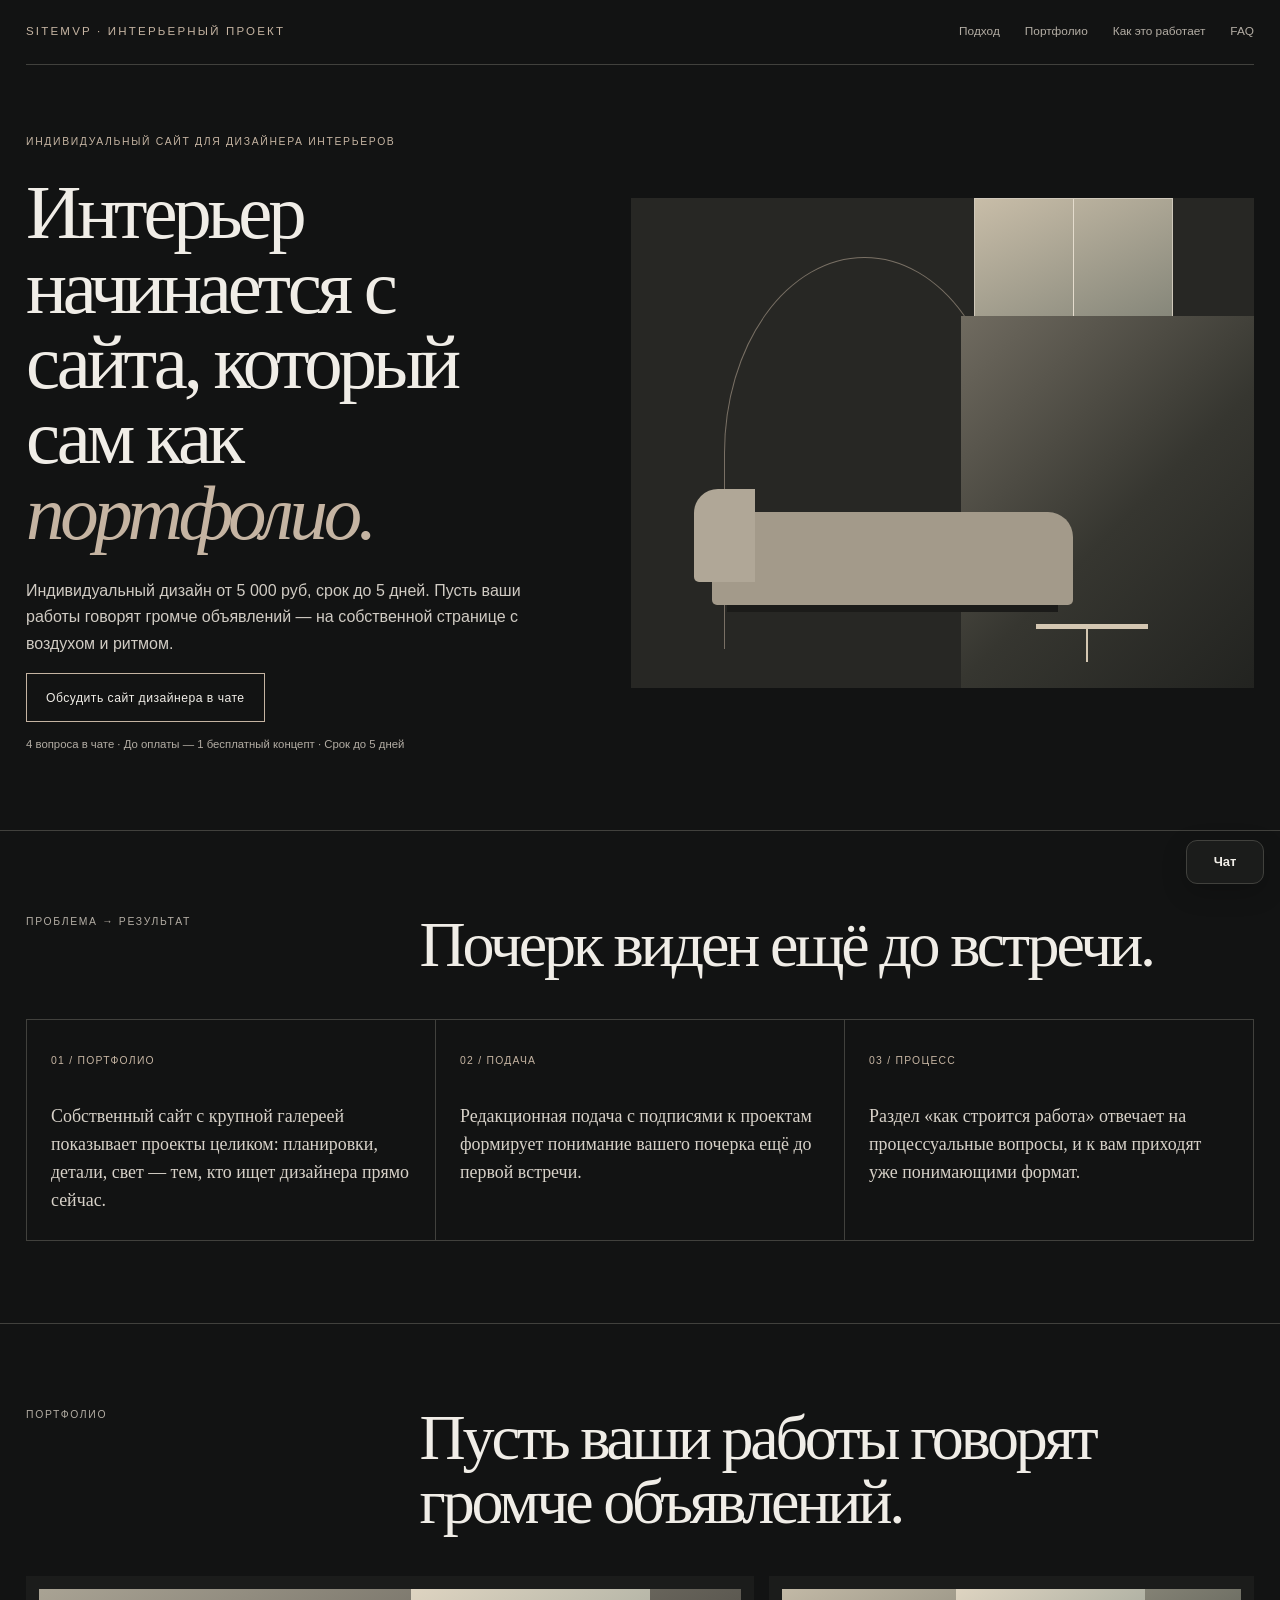
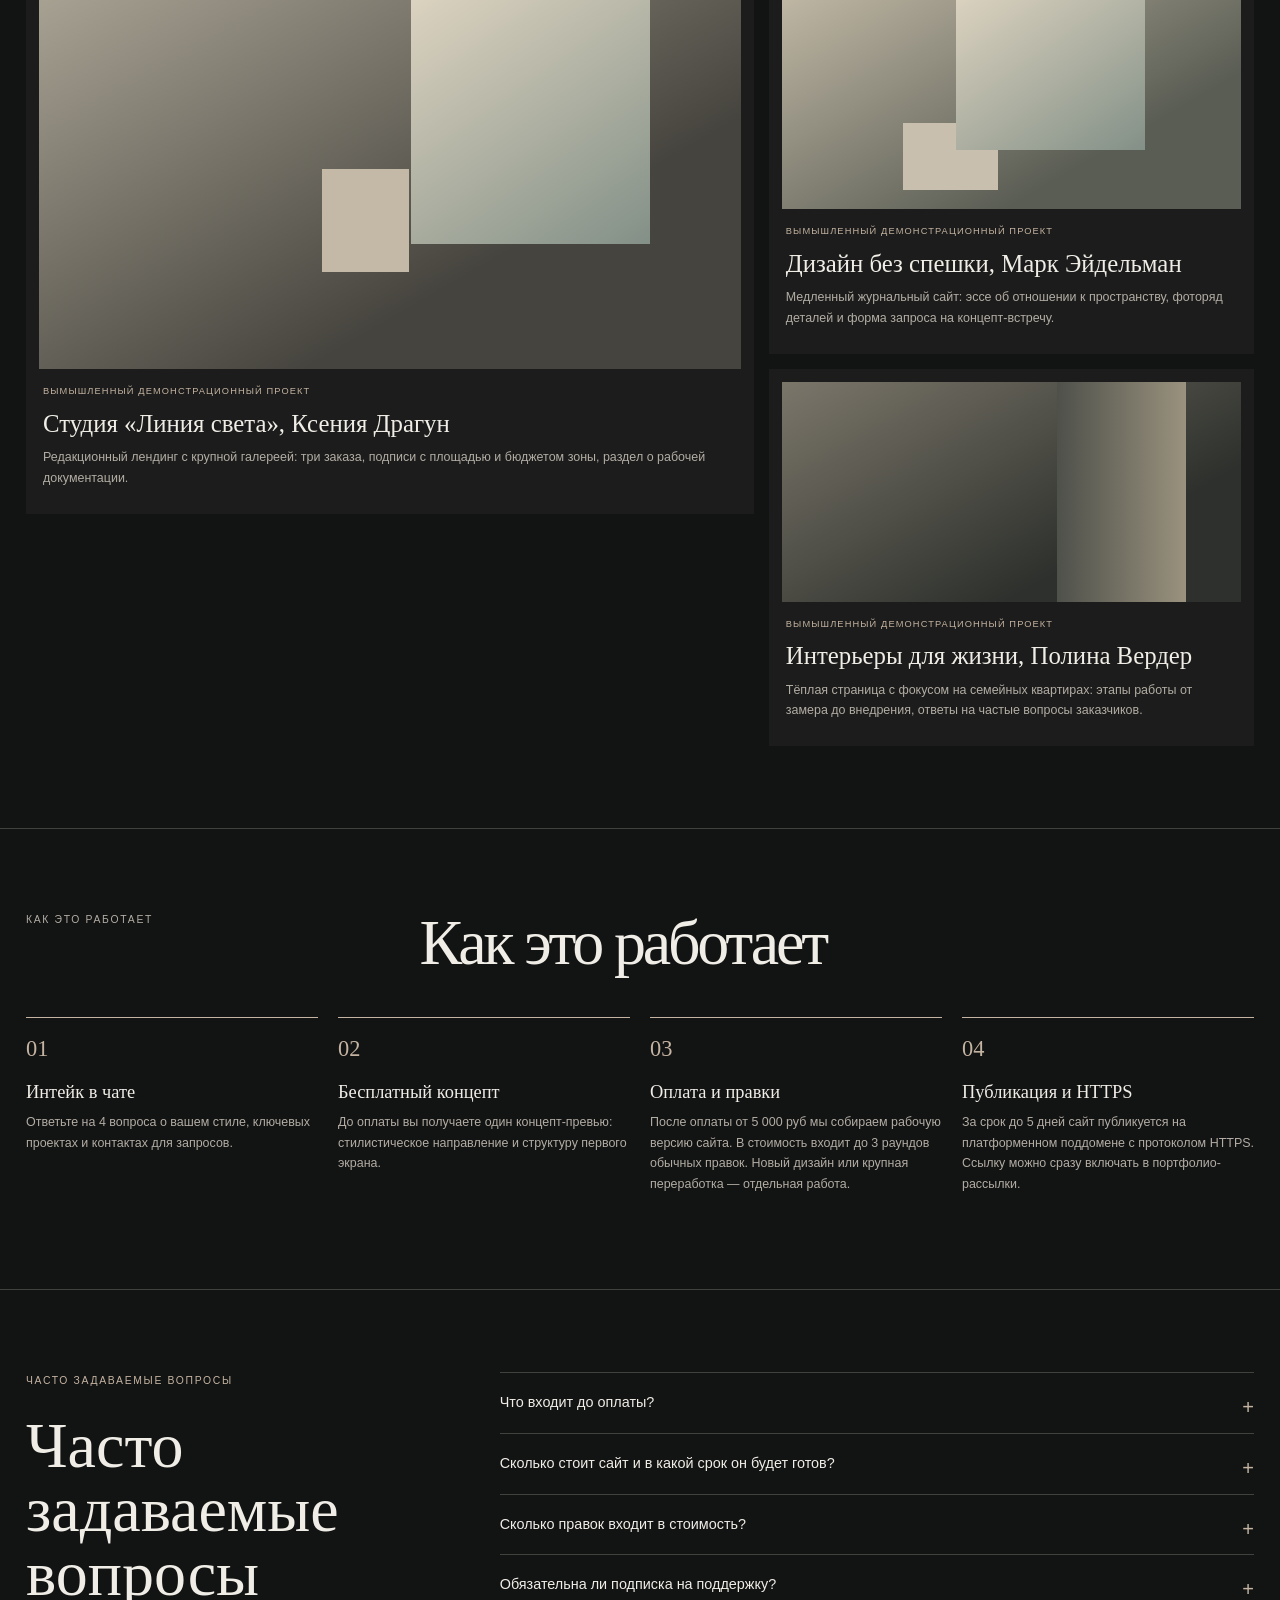
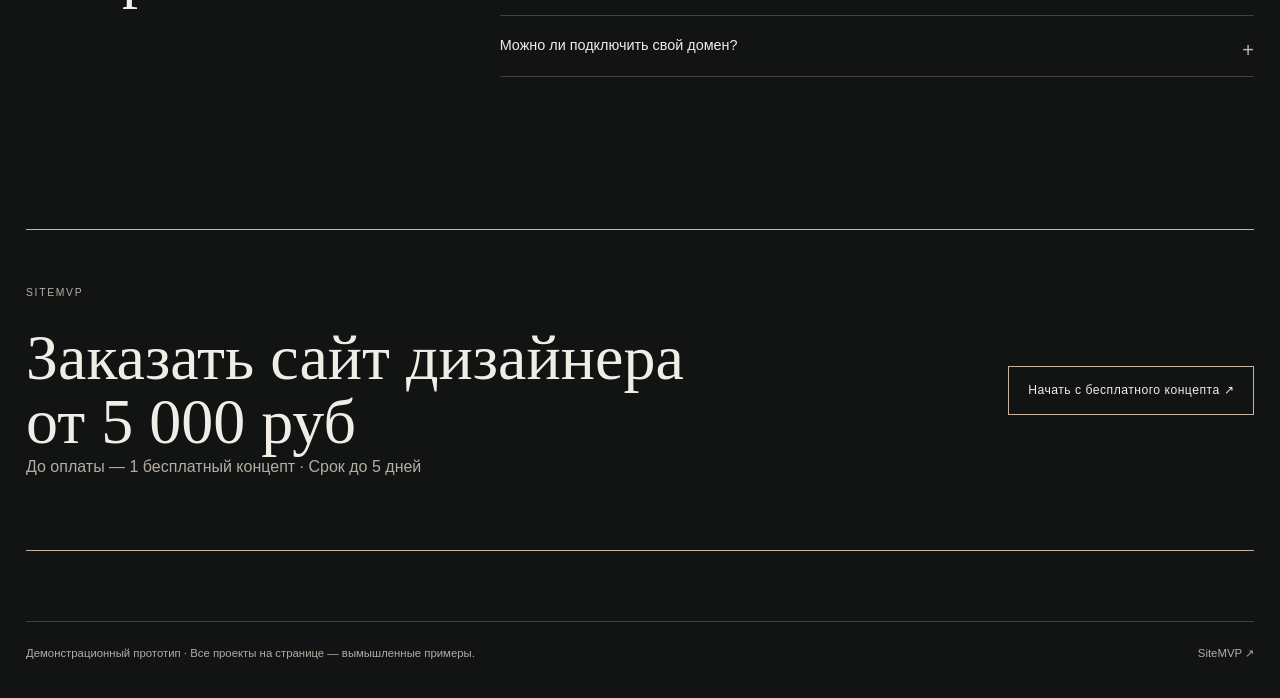
<file: landings/interior-designer/index.html>
<!doctype html>
<html lang="ru">
<head>
  <meta charset="utf-8">
  <meta name="viewport" content="width=device-width, initial-scale=1">
  <meta name="description" content="Индивидуальный редакционный сайт для дизайнера интерьеров за срок до 5 дней от 5 000 руб. Галерея проектов, ваш почерк, 1 бесплатный концепт до оплаты.">
  <meta name="color-scheme" content="dark">
  <link rel="icon" href="data:,">
  <title>Сайт дизайнера интерьеров от 5 000 руб — SiteMVP</title>
  <style>
    :root{color-scheme:dark;--bg:#121313;--panel:#1b1c1b;--ink:#f0ede7;--muted:#b3ada4;--line:#41413d;--stone:#c5b4a2;--serif:Georgia,"Times New Roman",serif;--sans:Arial,"Segoe UI",sans-serif}
    *{box-sizing:border-box}html{scroll-behavior:smooth;scroll-padding-top:28px}body{margin:0;background:var(--bg);color:var(--ink);font:16px/1.65 var(--sans)}a{color:inherit;text-decoration:none}a:focus-visible,summary:focus-visible{outline:3px solid var(--stone);outline-offset:5px}h1,h2,h3,p{margin-top:0}.wrap{width:min(1240px,calc(100% - 52px));margin-inline:auto}.skip{position:absolute;top:-70px;left:14px;padding:11px;background:var(--stone);color:#1c1b19;z-index:8}.skip:focus{top:10px}.top{display:flex;align-items:center;justify-content:space-between;padding:22px 0;border-bottom:1px solid var(--line)}.brand{font-size:.72rem;letter-spacing:.19em;text-transform:uppercase;color:var(--stone)}nav{display:flex;gap:25px;font-size:.74rem;color:var(--muted)}nav a:hover{color:var(--ink)}.hero{padding-block:68px 76px;display:grid;grid-template-columns:.92fr 1.08fr;align-items:center;gap:6%}.eyebrow{font-size:.65rem;letter-spacing:.16em;text-transform:uppercase;color:var(--stone);margin-bottom:25px}.hero h1{font:400 clamp(3.1rem,6vw,5.6rem)/.98 var(--serif);letter-spacing:-.055em;margin:0 0 27px;max-width:730px}.hero h1 em{font-style:italic;color:var(--stone)}.lead{max-width:510px;color:#d0cbc3}.button{display:inline-flex;align-items:center;justify-content:center;min-height:49px;padding:13px 19px;border:1px solid var(--stone);font-size:.76rem;letter-spacing:.04em}.button:hover{background:var(--stone);color:#1b1b19}.fine{margin:13px 0 0;color:var(--muted);font-size:.71rem}.hero-art{height:490px;position:relative;overflow:hidden;background:#272724}.hero-art .arch{position:absolute;left:15%;top:12%;height:80%;width:45%;border:1px solid #c5b4a285;border-bottom:0;border-radius:50% 50% 0 0}.hero-art .wall{position:absolute;right:0;bottom:0;width:47%;height:76%;background:linear-gradient(135deg,#706b60,#363630 55%,#222320)}.hero-art .window{position:absolute;top:0;right:13%;height:54%;width:32%;background:linear-gradient(155deg,#c8bda8,#58615a);border:1px solid #cfc8ba}.hero-art .window:after{content:"";position:absolute;left:50%;height:100%;border-left:1px solid #e4dccd}.hero-art .sofa{position:absolute;left:13%;bottom:17%;width:58%;height:19%;background:#a39a8a;border-radius:25px 25px 5px 5px;box-shadow:0 22px 0 -15px #1b1b19}.hero-art .sofa:before{content:"";position:absolute;left:-5%;bottom:25%;width:17%;height:100%;background:#b0a797;border-radius:24px 0 0 5px}.hero-art .table{position:absolute;right:17%;bottom:12%;width:18%;height:5px;background:#d4c7b2}.hero-art .table:after{content:"";position:absolute;left:45%;height:38px;border-left:2px solid #d4c7b2}.hero-art .caption{position:absolute;left:18px;bottom:14px;font-size:.6rem;letter-spacing:.1em;text-transform:uppercase;color:#f0ede7}.section{padding-block:82px;border-top:1px solid var(--line)}.section-head{display:grid;grid-template-columns:.6fr 1.4fr;gap:36px;align-items:start;margin-bottom:42px}.section-head h2{font:400 clamp(2.6rem,5vw,4.6rem)/1 var(--serif);letter-spacing:-.05em;margin:0}.section-head>p{color:var(--muted);max-width:620px}.results{display:grid;grid-template-columns:repeat(3,1fr);gap:1px;background:var(--line);border:1px solid var(--line)}.result{background:var(--bg);padding:26px 24px;min-height:200px}.result .num{font-size:.65rem;color:var(--stone);letter-spacing:.12em}.result p{font:1.12rem/1.55 var(--serif);margin:31px 0 0;color:#d7d1c8}.gallery{display:grid;grid-template-columns:1.2fr .8fr;gap:15px;align-items:start}.work{background:var(--panel);padding:13px}.work:first-child{grid-row:span 2}.work:nth-child(3){margin-top:0}.work-art{height:380px;position:relative;overflow:hidden;background:linear-gradient(150deg,#a9a394,#46443e 68%)}.work:nth-child(2) .work-art{height:220px;background:linear-gradient(150deg,#c2b9a6,#5a5d54 72%)}.work:nth-child(3) .work-art{height:220px;background:linear-gradient(150deg,#7b766a,#2d302c 72%)}.work-art:before{content:"";position:absolute;right:13%;top:0;width:34%;height:67%;background:linear-gradient(145deg,#ded4c1,#839087);box-shadow:-165px 104px 0 -76px #c3b9a6}.work:nth-child(2) .work-art:before{right:21%;width:41%;height:73%;box-shadow:-100px 87px 0 -47px #c8bfae}.work:nth-child(3) .work-art:before{right:12%;width:28%;height:100%;background:linear-gradient(90deg,#4e504a,#9a927e);box-shadow:-140px 126px 0 -79px #b3a48e}.work .tag{display:block;margin:15px 4px 0;color:var(--stone);font-size:.58rem;letter-spacing:.12em;text-transform:uppercase}.work h3{font:400 1.55rem/1.12 var(--serif);margin:10px 4px}.work p{font-size:.78rem;color:var(--muted);margin:0 4px 12px}.steps{list-style:none;padding:0;margin:0;display:grid;grid-template-columns:repeat(4,1fr);gap:20px}.steps li{border-top:1px solid var(--stone);padding-top:18px}.steps .num{font:1.4rem var(--serif);color:var(--stone)}.steps h3{font:400 1.15rem var(--serif);margin:18px 0 9px}.steps p{color:var(--muted);font-size:.78rem}.faq{display:grid;grid-template-columns:.65fr 1.35fr;gap:9%}.faq h2{font:400 clamp(2.6rem,5vw,4rem)/1 var(--serif);margin:0}.faq-list details{border-top:1px solid var(--line);padding:18px 0}.faq-list details:last-child{border-bottom:1px solid var(--line)}summary{cursor:pointer;list-style:none;font-size:.9rem}summary::-webkit-details-marker{display:none}summary:after{content:"+";float:right;color:var(--stone);font-size:1.25rem}details[open] summary:after{content:"−"}.faq-list details p{color:var(--muted);font-size:.82rem;margin:13px 36px 0 0;max-width:770px}.final{padding:54px 0;margin-block:70px;border-block:1px solid var(--stone);display:flex;justify-content:space-between;align-items:center;gap:25px}.final h2{font:400 clamp(2.3rem,5vw,4.2rem)/1 var(--serif);margin:0;max-width:700px}.final p{color:var(--muted)}.footer{border-top:1px solid var(--line);padding-block:22px 35px;display:flex;justify-content:space-between;gap:20px;color:var(--muted);font-size:.71rem}.footer p{margin:0}
    @media(max-width:760px){.wrap{width:calc(100% - 36px)}.top{align-items:flex-start;flex-direction:column;gap:16px}.top nav{flex-wrap:wrap;gap:11px 18px}.hero{grid-template-columns:1fr;padding-block:45px 61px;gap:31px}.hero h1{font-size:clamp(3.2rem,13vw,5.2rem)}.hero-art{height:300px}.section{padding-block:61px}.section-head{grid-template-columns:1fr;gap:14px;margin-bottom:29px}.results{grid-template-columns:1fr}.result{min-height:0;padding:20px}.result p{margin-top:16px;font-size:1rem}.gallery{grid-template-columns:1fr}.work:first-child{grid-row:auto}.work-art,.work:nth-child(2) .work-art,.work:nth-child(3) .work-art{height:235px}.steps{grid-template-columns:1fr 1fr;gap:20px 13px}.faq{grid-template-columns:1fr;gap:18px}.final{display:block;padding-block:34px;margin-block:48px}.final .button{margin-top:12px}.footer{flex-direction:column}}
    @media(prefers-reduced-motion:reduce){html{scroll-behavior:auto}}
  </style>
  <link rel="stylesheet" href="../../chat-server/chat-widget.css">
</head>
<body>
  <a class="skip" href="#main">Перейти к содержимому</a>
  <header class="top wrap"><a class="brand" href="../../index.html">SiteMVP · интерьерный проект</a><nav aria-label="Основная навигация"><a href="#approach">Подход</a><a href="#portfolio">Портфолио</a><a href="#process">Как это работает</a><a href="#faq">FAQ</a></nav></header>
  <main id="main">
    <section class="hero wrap"><div><p class="eyebrow">Индивидуальный сайт для дизайнера интерьеров</p><h1>Интерьер начинается с сайта, который сам как <em>портфолио.</em></h1><p class="lead">Индивидуальный дизайн от 5 000 руб, срок до 5 дней. Пусть ваши работы говорят громче объявлений — на собственной странице с воздухом и ритмом.</p><a class="button" href="#sitemvp-chat-widget" data-sitemvp-chat-open>Обсудить сайт дизайнера в чате</a><p class="fine">4 вопроса в чате · До оплаты — 1 бесплатный концепт · Срок до 5 дней</p></div><div class="hero-art" aria-hidden="true"><span class="arch"></span><span class="window"></span><span class="wall"></span><span class="sofa"></span><span class="table"></span></div></section>
    <section class="section" id="approach"><div class="wrap"><div class="section-head"><p class="eyebrow">Проблема → результат</p><div><h2>Почерк виден ещё до встречи.</h2></div></div><div class="results"><article class="result"><span class="num">01 / ПОРТФОЛИО</span><p>Собственный сайт с крупной галереей показывает проекты целиком: планировки, детали, свет — тем, кто ищет дизайнера прямо сейчас.</p></article><article class="result"><span class="num">02 / ПОДАЧА</span><p>Редакционная подача с подписями к проектам формирует понимание вашего почерка ещё до первой встречи.</p></article><article class="result"><span class="num">03 / ПРОЦЕСС</span><p>Раздел «как строится работа» отвечает на процессуальные вопросы, и к вам приходят уже понимающими формат.</p></article></div></div></section>
    <section class="section" id="portfolio"><div class="wrap"><div class="section-head"><p class="eyebrow">Портфолио</p><h2>Пусть ваши работы говорят громче объявлений.</h2></div><div class="gallery"><article class="work"><div class="work-art" aria-hidden="true"></div><span class="tag">Вымышленный демонстрационный проект</span><h3>Студия «Линия света», Ксения Драгун</h3><p>Редакционный лендинг с крупной галереей: три заказа, подписи с площадью и бюджетом зоны, раздел о рабочей документации.</p></article><article class="work"><div class="work-art" aria-hidden="true"></div><span class="tag">Вымышленный демонстрационный проект</span><h3>Дизайн без спешки, Марк Эйдельман</h3><p>Медленный журнальный сайт: эссе об отношении к пространству, фоторяд деталей и форма запроса на концепт-встречу.</p></article><article class="work"><div class="work-art" aria-hidden="true"></div><span class="tag">Вымышленный демонстрационный проект</span><h3>Интерьеры для жизни, Полина Вердер</h3><p>Тёплая страница с фокусом на семейных квартирах: этапы работы от замера до внедрения, ответы на частые вопросы заказчиков.</p></article></div></div></section>
    <section class="section" id="process"><div class="wrap"><div class="section-head"><p class="eyebrow">Как это работает</p><h2>Как это работает</h2></div><ol class="steps"><li><span class="num">01</span><h3>Интейк в чате</h3><p>Ответьте на 4 вопроса о вашем стиле, ключевых проектах и контактах для запросов.</p></li><li><span class="num">02</span><h3>Бесплатный концепт</h3><p>До оплаты вы получаете один концепт-превью: стилистическое направление и структуру первого экрана.</p></li><li><span class="num">03</span><h3>Оплата и правки</h3><p>После оплаты от 5 000 руб мы собираем рабочую версию сайта. В стоимость входит до 3 раундов обычных правок. Новый дизайн или крупная переработка — отдельная работа.</p></li><li><span class="num">04</span><h3>Публикация и HTTPS</h3><p>За срок до 5 дней сайт публикуется на платформенном поддомене с протоколом HTTPS. Ссылку можно сразу включать в портфолио-рассылки.</p></li></ol></div></section>
    <section class="section" id="faq"><div class="wrap faq"><div><p class="eyebrow">Часто задаваемые вопросы</p><h2>Часто задаваемые вопросы</h2></div><div class="faq-list"><details><summary>Что входит до оплаты?</summary><p>До оплаты вы получаете максимум 1 бесплатный концепт-превью: стилистическое направление и структуру страницы. Это не готовый сайт. Неоплаченные материалы и черновики хранятся до 30 дней.</p></details><details><summary>Сколько стоит сайт и в какой срок он будет готов?</summary><p>Индивидуальный сайт стоит от 5 000 руб разово. Срок от первого контакта до публикации — до 5 дней.</p></details><details><summary>Сколько правок входит в стоимость?</summary><p>После оплаты вы получаете 1 рабочую версию и до 3 раундов обычных правок. Новый дизайн или существенная переработка оцениваются как отдельная работа.</p></details><details><summary>Обязательна ли подписка на поддержку?</summary><p>Нет, поддержка за 500 руб/мес опциональна. Она включает техподдержку через чат, автоматическое резервное копирование, мониторинг доступности и до 3 базовых правок в месяц.</p></details><details><summary>Можно ли подключить свой домен?</summary><p>Да. Подбор, проверка и подключение персонального домена — от 5 000 руб разово, сам домен оплачивается по цене регистратора. Если свой домен перестанет действовать, сайт продолжит открываться по платформенному адресу.</p></details></div></div></section>
    <section class="final wrap"><div><p class="eyebrow">SiteMVP</p><h2>Заказать сайт дизайнера от 5 000 руб</h2><p>До оплаты — 1 бесплатный концепт · Срок до 5 дней</p></div><a class="button" href="#sitemvp-chat-widget" data-sitemvp-chat-open>Начать с бесплатного концепта ↗</a></section>
  </main>
  <footer class="footer wrap"><p>Демонстрационный прототип · Все проекты на странице — вымышленные примеры.</p><a href="../../index.html">SiteMVP ↗</a></footer>
  <!-- SiteMVP local demo chat -->
  <div id="sitemvp-chat-widget" class="sitemvp-chat-widget">
    <button class="sitemvp-chat-toggle" type="button" aria-controls="sitemvp-chat-panel" aria-expanded="false" aria-label="Открыть чат">Чат</button>
    <section id="sitemvp-chat-panel" class="sitemvp-chat-panel" role="dialog" aria-label="Чат с SiteMVP" aria-modal="false" aria-describedby="sitemvp-chat-notice" hidden>
      <header class="sitemvp-chat-header">
        <div><span class="sitemvp-chat-kicker">SiteMVP · демо</span><h2 class="sitemvp-chat-title">Давайте знакомиться</h2></div>
        <button class="sitemvp-chat-close" type="button" aria-label="Закрыть чат">×</button>
      </header>
      <p id="sitemvp-chat-notice" class="sitemvp-chat-notice"><strong>Демо-режим:</strong> сообщения обрабатываются локально, отправка появится позже. Используйте вымышленные данные.</p>
      <div class="sitemvp-chat-thread" role="log" aria-label="Сообщения чата" aria-live="polite" aria-relevant="additions" aria-atomic="false">
        <div class="sitemvp-chat-message is-assistant"><p>Здравствуйте! 👋 Помогу подготовить индивидуальный сайт. Ответьте на 4 вопроса — в этой демонстрации переписка останется только на странице.</p></div>
      </div>
      <div class="sitemvp-chat-quick" role="group" aria-label="Быстрые ответы">
        <button type="button" data-chat-action="start">Начать</button>
        <button type="button" data-chat-action="prepare">Что подготовить?</button>
      </div>
      <form class="sitemvp-chat-form" hidden>
        <label class="sitemvp-chat-sr-only" for="sitemvp-chat-input">Ваш ответ</label>
        <input id="sitemvp-chat-input" type="text" maxlength="700" autocomplete="off" placeholder="Напишите ответ…" aria-label="Ваш ответ">
        <button type="submit">Отправить</button>
      </form>
      <span class="sitemvp-chat-cta" hidden>Демо завершено — в рабочем сервисе заявку примет оператор.</span>
    </section>
  </div>
  <style>
    .sitemvp-chat-widget {
      --sm-chat-surface: var(--panel, var(--paper, var(--bg, #fff)));
      --sm-chat-page: var(--bg, var(--paper, #fff));
      --sm-chat-ink: var(--ink, #24342c);
      --sm-chat-muted: var(--muted, #657168);
      --sm-chat-line: var(--line, #d8ded8);
      --sm-chat-accent: var(--lime, var(--gold, var(--signal, var(--olive, var(--stone, var(--cta, #a8c4b2))))));
      color: var(--sm-chat-ink);
      font-family: var(--sans, var(--round, var(--serif, system-ui, sans-serif)));
    }
    .sitemvp-chat-widget, .sitemvp-chat-widget * { box-sizing: border-box; }
    .sitemvp-chat-toggle {
      position: fixed; z-index: 2147483000; right: max(16px, env(safe-area-inset-right, 0px));
      bottom: max(16px, env(safe-area-inset-bottom, 0px)); min-width: 78px; min-height: 52px;
      padding: 12px 20px; border: 1px solid var(--sm-chat-line); border-radius: 999px;
      background: var(--sm-chat-ink); color: var(--sm-chat-page); font-family: inherit; font-size: 15px; font-weight: 650; line-height: 1.2;
      box-shadow: 0 8px 26px #0003; cursor: pointer;
    }
    .sitemvp-chat-panel {
      position: fixed; z-index: 2147483000; right: max(16px, env(safe-area-inset-right, 0px));
      bottom: calc(78px + env(safe-area-inset-bottom, 0px)); width: min(390px, calc(100vw - 32px));
      max-height: min(78vh, 680px); max-height: min(78dvh, 680px); display: flex; flex-direction: column;
      gap: 12px; padding: 16px; overflow: hidden; border: 1px solid var(--sm-chat-line);
      border-radius: 18px; background: var(--sm-chat-surface); color: var(--sm-chat-ink);
      box-shadow: 0 16px 48px #0004; font-family: inherit; font-size: 14px; line-height: 1.5;
    }
    .sitemvp-chat-panel[hidden], .sitemvp-chat-form[hidden], .sitemvp-chat-cta[hidden] { display: none !important; }
    .sitemvp-chat-header { display: flex; align-items: flex-start; justify-content: space-between; gap: 12px; }
    .sitemvp-chat-kicker { display: block; margin-bottom: 4px; color: var(--sm-chat-muted); font-size: 11px; letter-spacing: .08em; text-transform: uppercase; }
    .sitemvp-chat-title { margin: 0; color: var(--sm-chat-ink); font-family: inherit; font-size: 20px; font-weight: 650; line-height: 1.2; letter-spacing: -.02em; }
    .sitemvp-chat-close { display: grid; place-items: center; flex: 0 0 40px; width: 40px; height: 40px; border: 1px solid var(--sm-chat-line); border-radius: 50%; background: transparent; color: var(--sm-chat-ink); font-family: inherit; font-size: 25px; font-weight: 400; line-height: 1; cursor: pointer; }
    .sitemvp-chat-notice { margin: 0; padding: 9px 11px; border-left: 3px solid var(--sm-chat-accent); background: var(--sm-chat-surface); background: color-mix(in srgb, var(--sm-chat-accent) 14%, var(--sm-chat-surface)); color: var(--sm-chat-ink); font-size: 12px; line-height: 1.45; }
    .sitemvp-chat-thread { min-height: 120px; max-height: 38vh; overflow-y: auto; overscroll-behavior: contain; display: flex; flex-direction: column; gap: 9px; padding: 2px 2px 4px; }
    .sitemvp-chat-message { width: fit-content; max-width: 92%; padding: 10px 12px; border: 1px solid var(--sm-chat-line); border-radius: 14px 14px 14px 4px; background: var(--sm-chat-page); color: var(--sm-chat-ink); overflow-wrap: anywhere; }
    .sitemvp-chat-message p { margin: 0; color: inherit; font: inherit; }
    .sitemvp-chat-message.is-user { align-self: flex-end; border-color: var(--sm-chat-accent); border-radius: 14px 14px 4px 14px; background: var(--sm-chat-surface); background: color-mix(in srgb, var(--sm-chat-accent) 20%, var(--sm-chat-surface)); }
    .sitemvp-chat-quick { display: flex; flex-wrap: wrap; gap: 8px; }
    .sitemvp-chat-widget button, .sitemvp-chat-cta { min-height: 44px; border: 1px solid var(--sm-chat-line); border-radius: 11px; padding: 10px 13px; background: var(--sm-chat-surface); color: var(--sm-chat-ink); font-family: inherit; font-size: 13px; font-weight: 600; line-height: 1.25; text-align: center; cursor: pointer; }
    .sitemvp-chat-widget button:hover, .sitemvp-chat-cta:hover { border-color: var(--sm-chat-accent); }
    .sitemvp-chat-form { display: flex; gap: 8px; }
    .sitemvp-chat-form input { min-width: 0; flex: 1; height: 46px; border: 1px solid var(--sm-chat-line); border-radius: 11px; padding: 0 12px; background: var(--sm-chat-page); color: var(--sm-chat-ink); font-family: inherit; font-size: 14px; line-height: 1.3; }
    .sitemvp-chat-form input::placeholder { color: var(--sm-chat-muted); opacity: 1; }
    .sitemvp-chat-form button, .sitemvp-chat-cta { display: inline-flex; align-items: center; justify-content: center; gap: 8px; flex: 0 0 auto; background: var(--sm-chat-ink); color: var(--sm-chat-page); }
    .sitemvp-chat-cta { align-self: flex-start; text-decoration: none; }
    .sitemvp-chat-widget button:focus-visible, .sitemvp-chat-widget input:focus-visible, .sitemvp-chat-cta:focus-visible { outline: 3px solid var(--sm-chat-ink); outline-offset: 3px; }
    .sitemvp-chat-sr-only { position: absolute; width: 1px; height: 1px; padding: 0; margin: -1px; overflow: hidden; clip: rect(0, 0, 0, 0); white-space: nowrap; border: 0; }
    @media (max-width: 420px) {
      .sitemvp-chat-panel { right: max(10px, env(safe-area-inset-right, 0px)); width: calc(100vw - 20px); padding: 13px; gap: 10px; }
      .sitemvp-chat-thread { max-height: 34vh; }
    }
    @media (prefers-reduced-motion: reduce) { .sitemvp-chat-panel, .sitemvp-chat-widget * { scroll-behavior: auto !important; transition: none !important; } }
  </style>
  <script>
    (function () {
      const root = document.getElementById('sitemvp-chat-widget');
      if (!root) return;
      const toggle = root.querySelector('.sitemvp-chat-toggle');
      const panel = root.querySelector('.sitemvp-chat-panel');
      const close = root.querySelector('.sitemvp-chat-close');
      const thread = root.querySelector('.sitemvp-chat-thread');
      const quick = root.querySelector('.sitemvp-chat-quick');
      const form = root.querySelector('.sitemvp-chat-form');
      const input = root.querySelector('.sitemvp-chat-form input');
      const cta = root.querySelector('.sitemvp-chat-cta');
      const questions = [
        '1 из 4. Чем вы занимаетесь и как называется ваш бизнес или как вас зовут?',
        '2 из 4. Какие ваши 3–5 основных услуг и цены на них?',
        '3 из 4. Какой контакт указать на сайте для связи с вами?',
        '4 из 4. Какие фотографии или материалы вы готовы показать? В демо файлы не загружаются — опишите их текстом.'
      ];
      let started = false;
      let step = 0;

      function addMessage(text, kind) {
        const message = document.createElement('div');
        message.className = 'sitemvp-chat-message ' + (kind === 'user' ? 'is-user' : 'is-assistant');
        const paragraph = document.createElement('p');
        paragraph.textContent = text;
        message.appendChild(paragraph);
        thread.appendChild(message);
        thread.scrollTop = thread.scrollHeight;
      }

      function openPanel() {
        panel.hidden = false;
        toggle.setAttribute('aria-expanded', 'true');
        toggle.setAttribute('aria-label', 'Закрыть чат');
        if (started && !form.hidden) input.focus();
        else if (!quick.hidden) quick.querySelector('button').focus();
        else close.focus();
      }

      function closePanel() {
        panel.hidden = true;
        toggle.setAttribute('aria-expanded', 'false');
        toggle.setAttribute('aria-label', 'Открыть чат');
        toggle.focus();
      }

      toggle.addEventListener('click', function () {
        if (panel.hidden) openPanel();
        else closePanel();
      });
      close.addEventListener('click', closePanel);
      document.addEventListener('click', function (event) {
        const opener = event.target.closest('[data-sitemvp-chat-open]');
        if (!opener) return;
        event.preventDefault();
        openPanel();
      });
      if (window.location.hash === '#sitemvp-chat-widget') openPanel();
      document.addEventListener('keydown', function (event) {
        if (event.key === 'Escape' && !panel.hidden) {
          event.preventDefault();
          closePanel();
        }
      });

      quick.addEventListener('click', function (event) {
        const button = event.target.closest('button[data-chat-action]');
        if (!button) return;
        if (button.dataset.chatAction === 'prepare') {
          addMessage('Что подготовить?', 'user');
          addMessage('Описание вашего дела, 3–5 услуг с ценами, контакт и 2–4 фотографии или материалы. Это демонстрация: используйте вымышленные сведения.', 'assistant');
          return;
        }
        started = true;
        quick.hidden = true;
        form.hidden = false;
        addMessage('Начать', 'user');
        addMessage(questions[step], 'assistant');
        input.focus();
      });

      form.addEventListener('submit', function (event) {
        event.preventDefault();
        const answer = input.value.trim();
        if (!answer) return;
        addMessage(answer, 'user');
        input.value = '';
        step += 1;
        if (step < questions.length) {
          addMessage(questions[step], 'assistant');
          input.focus();
          return;
        }
        addMessage('Спасибо! Это демонстрация — в рабочем сервисе оператор ответит в этом чате.', 'assistant');
        form.hidden = true;
        cta.hidden = false;
        cta.focus();
      });
    }());
  </script>
  <script>window.SITEMVP_CHAT_API='https://producers-forbes-stan-java.trycloudflare.com';</script><script src="../../chat-server/chat-widget.js"></script>
</body>
</html>
</file>
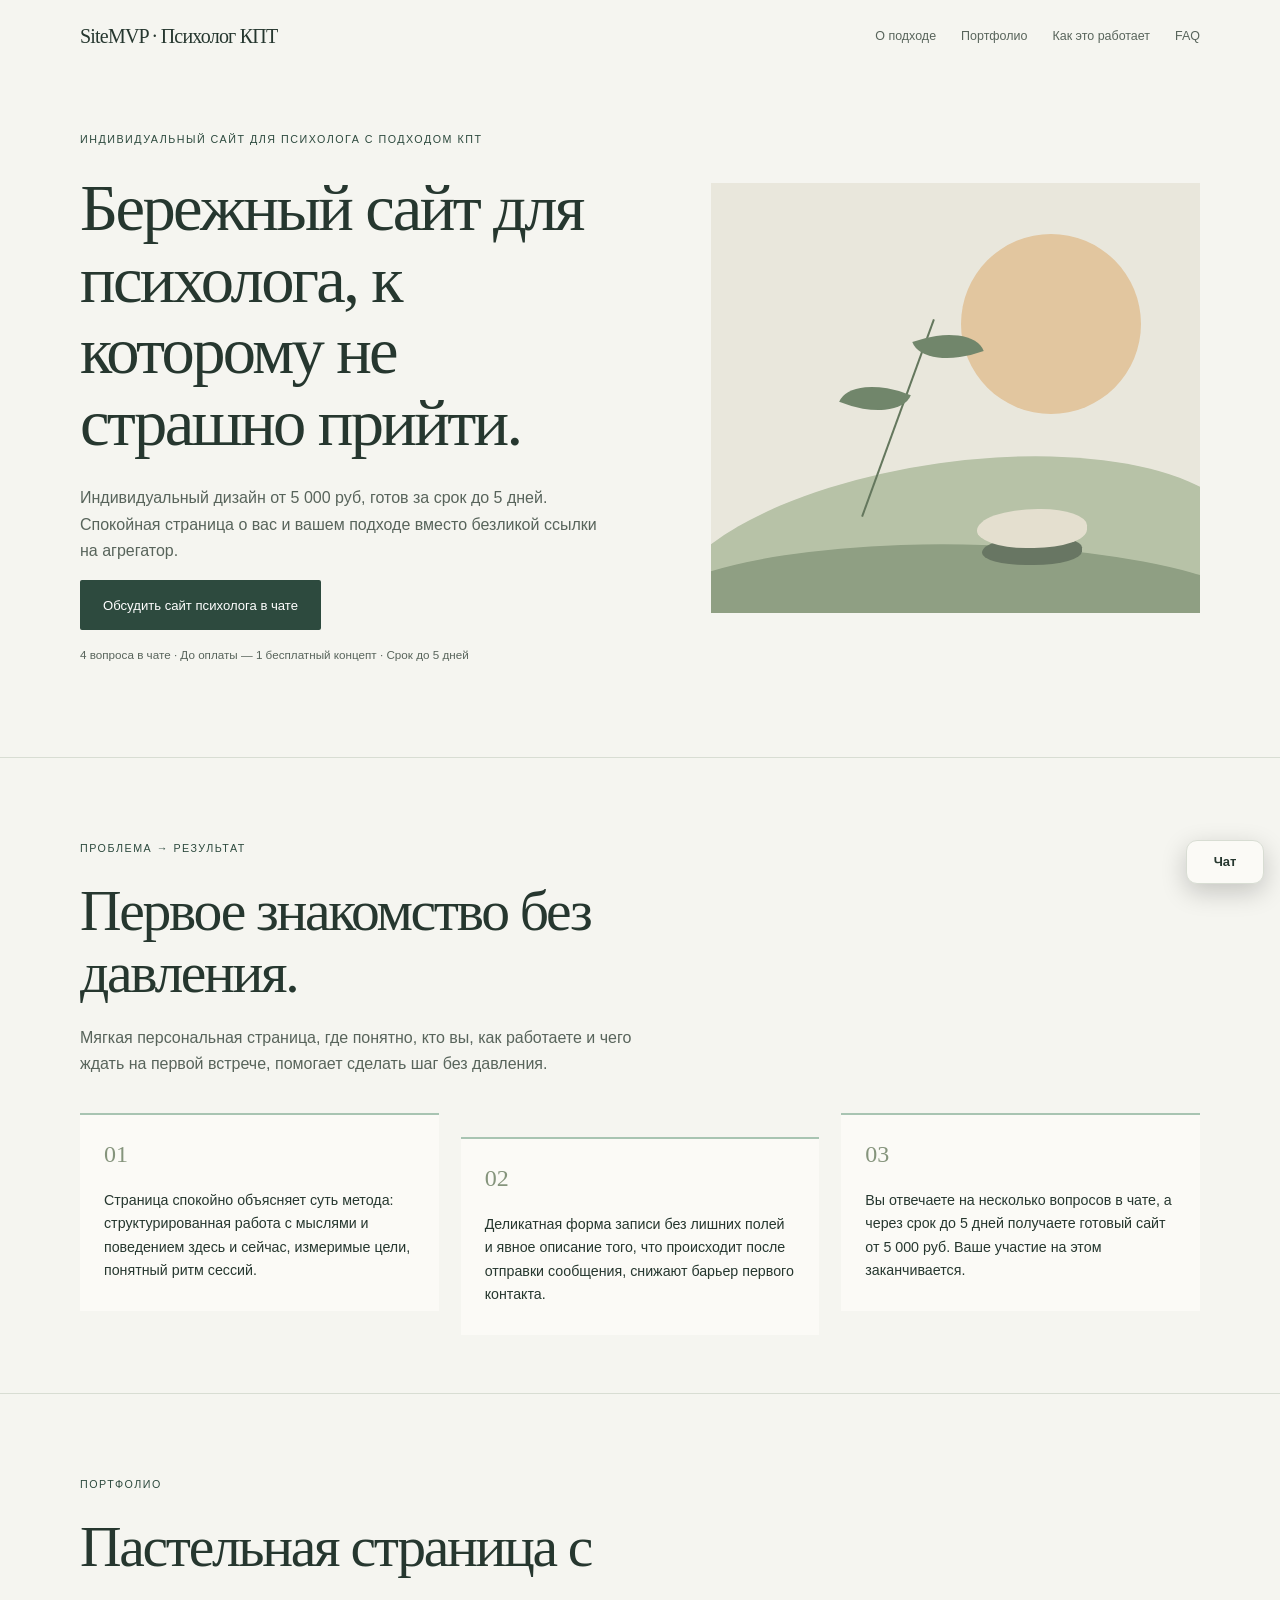
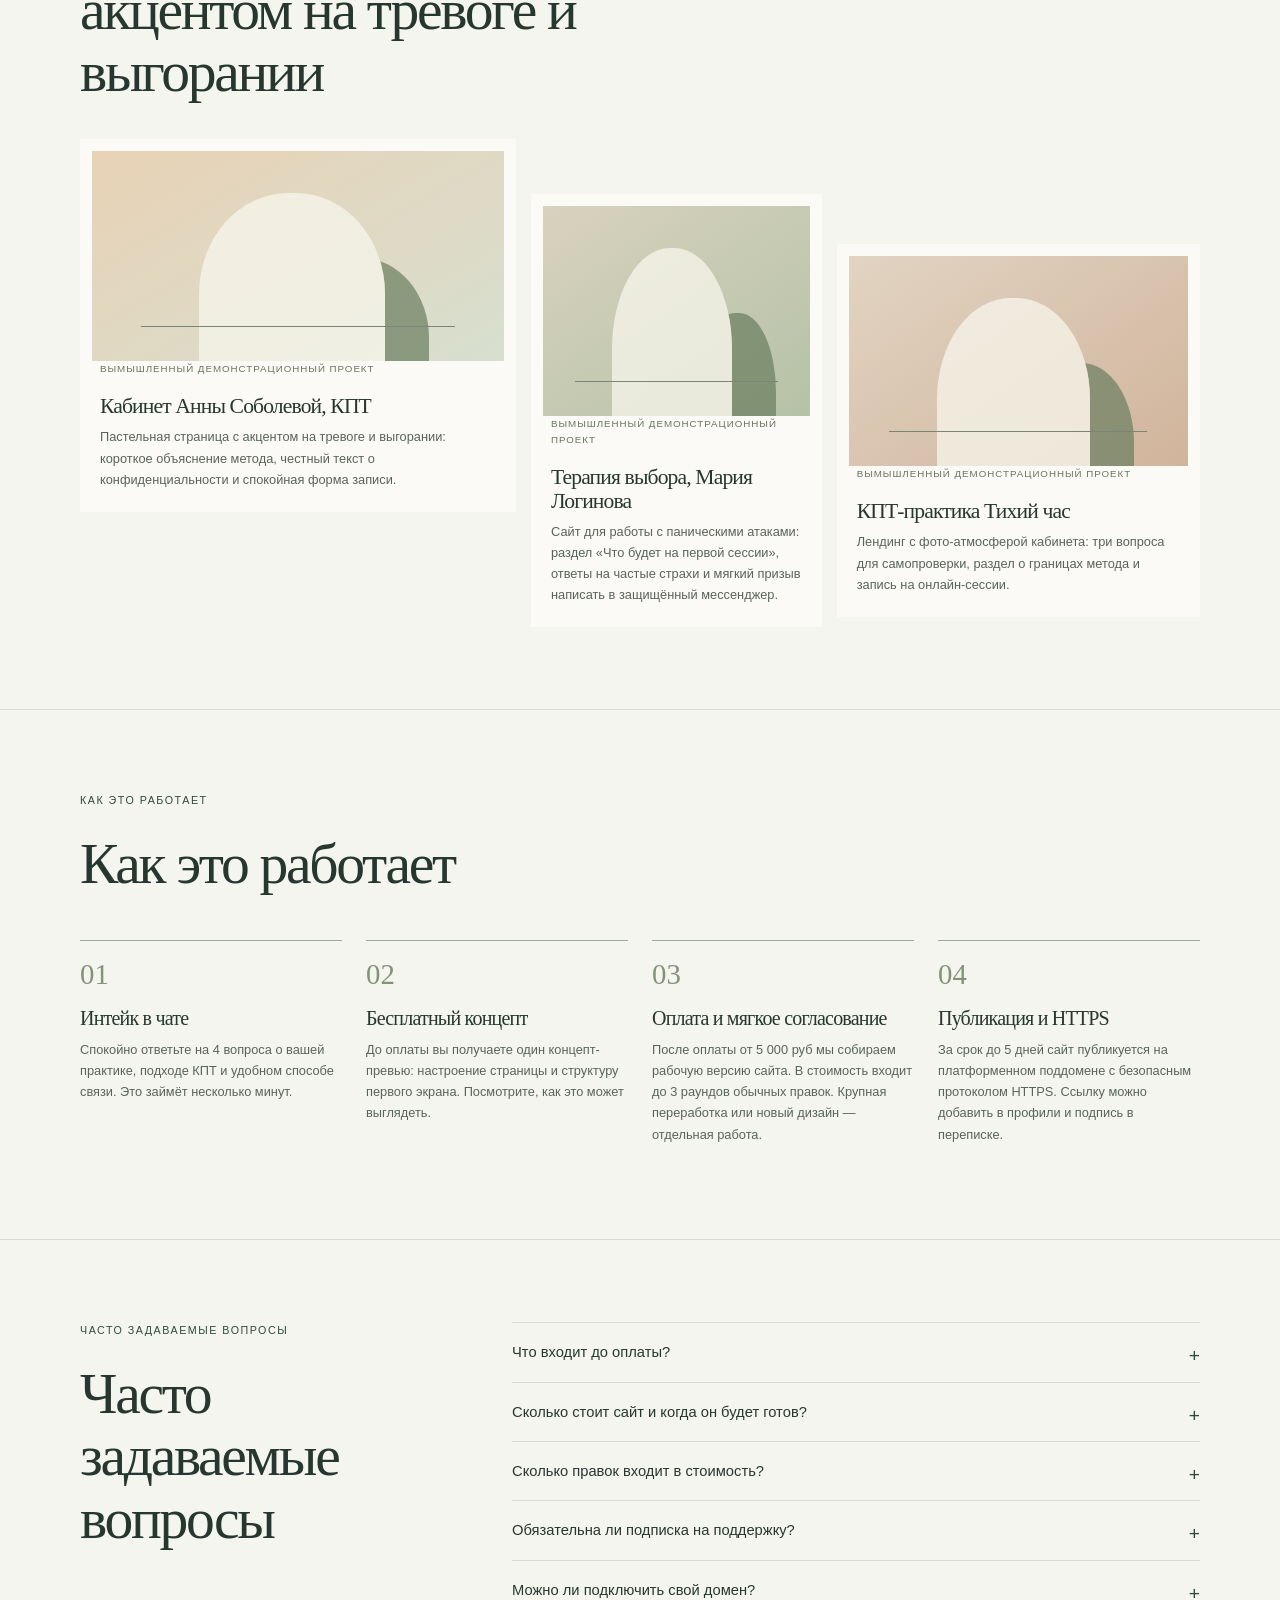
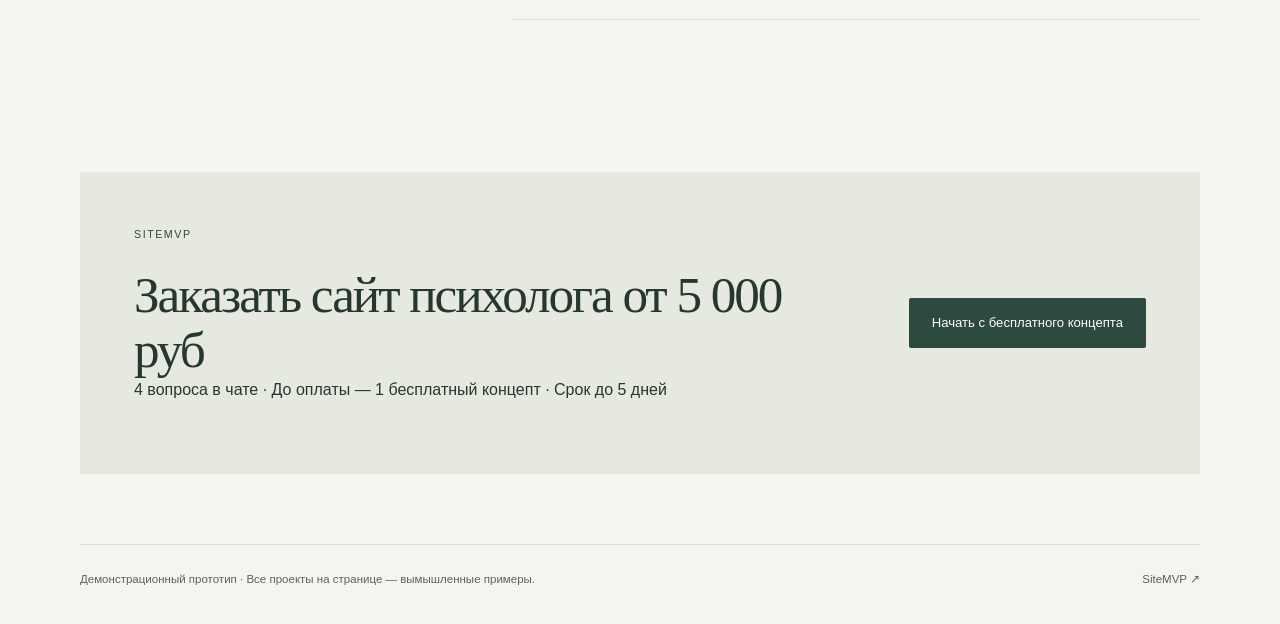
<file: landings/kpt-psiholog/index.html>
<!doctype html>
<html lang="ru">
<head>
  <meta charset="utf-8">
  <meta name="viewport" content="width=device-width, initial-scale=1">
  <meta name="description" content="Бережный индивидуальный сайт для психолога за срок до 5 дней от 5 000 руб. Спокойный дизайн, 1 бесплатный концепт до оплаты, поддержка необязательна.">
  <meta name="color-scheme" content="light">
  <link rel="icon" href="data:,">
  <title>Сайт для психолога КПТ от 5 000 руб — SiteMVP</title>
  <style>
    :root{color-scheme:light;--bg:#f5f5f0;--paper:#fbfaf6;--ink:#26372f;--muted:#58645b;--olive:#2d4a3e;--sage:#a8c4b2;--clay:#d4a87a;--line:#d8ddd3;--serif:Georgia,"Times New Roman",serif;--sans:"Segoe UI",Arial,sans-serif}
    *{box-sizing:border-box}html{scroll-behavior:smooth;scroll-padding-top:25px}body{margin:0;background:var(--bg);color:var(--ink);font:16px/1.65 var(--sans)}a{color:inherit;text-decoration:none}a:focus-visible,summary:focus-visible{outline:3px solid var(--olive);outline-offset:5px}h1,h2,h3,p{margin-top:0}h1,h2,h3{font-family:var(--serif);font-weight:400;letter-spacing:-.04em;line-height:1.08}.wrap{width:min(1120px,calc(100% - 48px));margin-inline:auto}.skip{position:absolute;top:-70px;left:16px;background:var(--olive);color:white;padding:11px;z-index:5}.skip:focus{top:10px}.top{display:flex;align-items:center;justify-content:space-between;gap:25px;padding-block:25px}.brand{font:1.25rem var(--serif);letter-spacing:-.04em}.brand i{font-style:normal;color:#8b9d79;margin-right:8px}nav{display:flex;gap:25px;font-size:.78rem;color:var(--muted)}nav a:hover{text-decoration:underline;text-underline-offset:4px}.hero{display:grid;grid-template-columns:1.05fr .95fr;gap:8%;align-items:center;padding-block:58px 92px}.eyebrow{font-size:.67rem;letter-spacing:.14em;text-transform:uppercase;color:var(--olive);margin-bottom:23px}.hero h1{font-size:clamp(3rem,5.2vw,4.8rem);margin-bottom:26px;max-width:660px}.lead{max-width:520px;color:var(--muted);font-size:1rem}.button{display:inline-flex;align-items:center;justify-content:center;min-height:50px;padding:14px 23px;background:var(--olive);color:#fff;border-radius:2px;font-size:.82rem}.button:hover{background:#3b5e4d}.fine{margin:15px 0 0;color:var(--muted);font-size:.73rem}.still-life{min-height:430px;position:relative;display:grid;place-items:center;background:#e9e7dc;overflow:hidden}.sun{position:absolute;width:180px;height:180px;border-radius:50%;background:#e2c69f;right:12%;top:12%}.hill{position:absolute;bottom:-20%;left:-10%;width:120%;height:55%;background:#b7c2a7;border-radius:50% 50% 0 0;transform:rotate(-8deg)}.hill:after{content:"";position:absolute;inset:35% -5% -5%;background:#8f9f83;border-radius:50% 50% 0 0;transform:rotate(9deg)}.stem{position:absolute;left:38%;bottom:21%;height:210px;width:2px;background:#64775d;transform:rotate(20deg);z-index:2}.leaf{position:absolute;width:64px;height:33px;border-radius:100% 0 100% 0;background:#71866b;z-index:2}.leaf.one{left:27%;bottom:46%;transform:rotate(22deg)}.leaf.two{left:42%;bottom:58%;transform:rotate(-20deg) scaleX(-1)}.stone{position:absolute;z-index:3;bottom:15%;right:23%;width:110px;height:39px;background:#e4dfcf;border-radius:60% 45% 52% 48%;box-shadow:0 22px 0 -5px #687663}.art-note{position:absolute;bottom:21px;left:24px;font-size:.62rem;letter-spacing:.12em;text-transform:uppercase;color:#33473a}.intro{max-width:650px;margin-bottom:36px}.section{padding-block:82px;border-top:1px solid var(--line)}.section h2{font-size:clamp(2.3rem,4.5vw,4.2rem);margin-bottom:20px}.section-intro{color:var(--muted);max-width:580px}.results{display:grid;grid-template-columns:repeat(3,1fr);gap:22px}.result{padding:26px 24px 28px;background:var(--paper);border-top:2px solid var(--sage)}.result:nth-child(2){transform:translateY(24px)}.result .num{font:1.5rem var(--serif);color:#85947c}.result p{margin:18px 0 0;font-size:.89rem}.gallery{display:grid;grid-template-columns:1.2fr .8fr 1fr;gap:15px;align-items:start}.work{background:var(--paper);padding:12px}.work:nth-child(2){margin-top:55px}.work:nth-child(3){margin-top:105px}.work-art{height:210px;position:relative;overflow:hidden;background:linear-gradient(150deg,#e8d2b6,#d7dfcf)}.work:nth-child(2) .work-art{background:linear-gradient(145deg,#d8d2be,#b5c2a6)}.work:nth-child(3) .work-art{background:linear-gradient(145deg,#e1d4c2,#d1b49c)}.work-art:before{content:"";position:absolute;width:45%;height:100%;top:20%;left:26%;border-radius:48% 48% 4px 4px;background:rgba(248,246,236,.76);box-shadow:65px 44px 0 -21px rgba(106,126,94,.7)}.work-art:after{content:"";position:absolute;bottom:16%;left:12%;width:76%;height:1px;background:#7b8575}.work h3{font-size:1.35rem;margin:18px 8px 8px}.work p{font-size:.8rem;color:var(--muted);margin:0 8px 10px}.tag{display:block;margin:0 8px;color:#67745e;font-size:.61rem;letter-spacing:.1em;text-transform:uppercase}.steps{display:grid;grid-template-columns:repeat(4,1fr);gap:24px;padding:0;margin:45px 0 0;list-style:none}.steps li{border-top:1px solid #9bab91;padding-top:17px}.steps .num{font:1.8rem var(--serif);color:#829477}.steps h3{font-size:1.25rem;margin:15px 0 10px}.steps p{font-size:.8rem;color:var(--muted)}.faq{display:grid;grid-template-columns:.65fr 1.35fr;gap:9%}.faq h2{position:sticky;top:24px}.faq-list details{border-top:1px solid var(--line);padding:17px 0}.faq-list details:last-child{border-bottom:1px solid var(--line)}summary{cursor:pointer;font-size:.92rem;list-style:none}summary::-webkit-details-marker{display:none}summary:after{content:"+";float:right;color:var(--olive);font-size:1.2rem}.faq-list details[open] summary:after{content:"−"}.faq-list details p{color:var(--muted);font-size:.83rem;margin:12px 34px 0 0}.final{background:#e6e9df;padding:54px;display:flex;justify-content:space-between;align-items:center;gap:25px;margin-block:70px}.final h2{font-size:clamp(2.2rem,4vw,3.8rem);margin:0;max-width:680px}.footer{border-top:1px solid var(--line);padding-block:25px 35px;display:flex;justify-content:space-between;gap:20px;color:var(--muted);font-size:.72rem}.footer p{margin:0}
    @media(max-width:760px){.wrap{width:calc(100% - 36px)}.top{align-items:flex-start;flex-direction:column}.top nav{flex-wrap:wrap;gap:12px 19px}.hero{grid-template-columns:1fr;padding-block:38px 65px;gap:32px}.hero h1{font-size:clamp(3rem,12vw,4.5rem)}.still-life{min-height:300px}.sun{width:140px;height:140px}.section{padding-block:62px}.results{grid-template-columns:1fr;gap:12px}.result:nth-child(2),.work:nth-child(2),.work:nth-child(3){transform:none;margin:0}.gallery{grid-template-columns:1fr 1fr}.work:first-child{grid-column:span 2}.work-art{height:175px}.steps{grid-template-columns:1fr 1fr;gap:18px}.faq{grid-template-columns:1fr;gap:4px}.faq h2{position:static}.final{display:block;padding:31px 24px;margin-block:48px}.final .button{margin-top:23px}.footer{flex-direction:column}}
    @media(prefers-reduced-motion:reduce){html{scroll-behavior:auto}}
  </style>
  <link rel="stylesheet" href="../../chat-server/chat-widget.css">
</head>
<body>
  <a class="skip" href="#main">Перейти к содержимому</a>
  <header class="top wrap"><a class="brand" href="../../index.html">SiteMVP · Психолог КПТ</a><nav aria-label="Основная навигация"><a href="#approach">О подходе</a><a href="#portfolio">Портфолио</a><a href="#process">Как это работает</a><a href="#faq">FAQ</a></nav></header>
  <main id="main">
    <section class="hero wrap"><div><p class="eyebrow">Индивидуальный сайт для психолога с подходом КПТ</p><h1>Бережный сайт для психолога, к которому не страшно прийти.</h1><p class="lead">Индивидуальный дизайн от 5 000 руб, готов за срок до 5 дней. Спокойная страница о вас и вашем подходе вместо безликой ссылки на агрегатор.</p><a class="button" href="#sitemvp-chat-widget" data-sitemvp-chat-open>Обсудить сайт психолога в чате</a><p class="fine">4 вопроса в чате · До оплаты — 1 бесплатный концепт · Срок до 5 дней</p></div><div class="still-life" aria-hidden="true"><span class="sun"></span><span class="hill"></span><span class="stem"></span><span class="leaf one"></span><span class="leaf two"></span><span class="stone"></span></div></section>
    <section class="section" id="approach"><div class="wrap"><div class="intro"><p class="eyebrow">Проблема → результат</p><h2>Первое знакомство без давления.</h2><p class="section-intro">Мягкая персональная страница, где понятно, кто вы, как работаете и чего ждать на первой встрече, помогает сделать шаг без давления.</p></div><div class="results"><article class="result"><span class="num">01</span><p>Страница спокойно объясняет суть метода: структурированная работа с мыслями и поведением здесь и сейчас, измеримые цели, понятный ритм сессий.</p></article><article class="result"><span class="num">02</span><p>Деликатная форма записи без лишних полей и явное описание того, что происходит после отправки сообщения, снижают барьер первого контакта.</p></article><article class="result"><span class="num">03</span><p>Вы отвечаете на несколько вопросов в чате, а через срок до 5 дней получаете готовый сайт от 5 000 руб. Ваше участие на этом заканчивается.</p></article></div></div></section>
    <section class="section" id="portfolio"><div class="wrap"><div class="intro"><p class="eyebrow">Портфолио</p><h2>Пастельная страница с акцентом на тревоге и выгорании</h2></div><div class="gallery"><article class="work"><div class="work-art" aria-hidden="true"></div><span class="tag">Вымышленный демонстрационный проект</span><h3>Кабинет Анны Соболевой, КПТ</h3><p>Пастельная страница с акцентом на тревоге и выгорании: короткое объяснение метода, честный текст о конфиденциальности и спокойная форма записи.</p></article><article class="work"><div class="work-art" aria-hidden="true"></div><span class="tag">Вымышленный демонстрационный проект</span><h3>Терапия выбора, Мария Логинова</h3><p>Сайт для работы с паническими атаками: раздел «Что будет на первой сессии», ответы на частые страхи и мягкий призыв написать в защищённый мессенджер.</p></article><article class="work"><div class="work-art" aria-hidden="true"></div><span class="tag">Вымышленный демонстрационный проект</span><h3>КПТ-практика Тихий час</h3><p>Лендинг с фото-атмосферой кабинета: три вопроса для самопроверки, раздел о границах метода и запись на онлайн-сессии.</p></article></div></div></section>
    <section class="section" id="process"><div class="wrap"><p class="eyebrow">Как это работает</p><h2>Как это работает</h2><ol class="steps"><li><span class="num">01</span><h3>Интейк в чате</h3><p>Спокойно ответьте на 4 вопроса о вашей практике, подходе КПТ и удобном способе связи. Это займёт несколько минут.</p></li><li><span class="num">02</span><h3>Бесплатный концепт</h3><p>До оплаты вы получаете один концепт-превью: настроение страницы и структуру первого экрана. Посмотрите, как это может выглядеть.</p></li><li><span class="num">03</span><h3>Оплата и мягкое согласование</h3><p>После оплаты от 5 000 руб мы собираем рабочую версию сайта. В стоимость входит до 3 раундов обычных правок. Крупная переработка или новый дизайн — отдельная работа.</p></li><li><span class="num">04</span><h3>Публикация и HTTPS</h3><p>За срок до 5 дней сайт публикуется на платформенном поддомене с безопасным протоколом HTTPS. Ссылку можно добавить в профили и подпись в переписке.</p></li></ol></div></section>
    <section class="section" id="faq"><div class="wrap faq"><div><p class="eyebrow">Часто задаваемые вопросы</p><h2>Часто задаваемые вопросы</h2></div><div class="faq-list"><details><summary>Что входит до оплаты?</summary><p>До оплаты вы получаете максимум 1 бесплатный концепт-превью: настроение и структуру страницы. Это не готовый сайт, а возможность посмотреть направление до решения. Неоплаченные материалы и черновики хранятся до 30 дней.</p></details><details><summary>Сколько стоит сайт и когда он будет готов?</summary><p>Индивидуальный сайт стоит от 5 000 руб разово. Срок от первого контакта до публикации — до 5 дней.</p></details><details><summary>Сколько правок входит в стоимость?</summary><p>После оплаты вы получаете 1 рабочую версию и до 3 раундов обычных правок. Новый дизайн или существенная переработка — отдельная работа.</p></details><details><summary>Обязательна ли подписка на поддержку?</summary><p>Нет. Поддержка за 500 руб/мес полностью опциональна. Она включает техподдержку через чат, автоматическое резервное копирование, мониторинг доступности и до 3 базовых правок в месяц.</p></details><details><summary>Можно ли подключить свой домен?</summary><p>Да. Подбор, проверка и подключение персонального домена — от 5 000 руб разово. Сам домен оплачивается отдельно по цене регистратора. Если свой домен перестанет действовать, сайт продолжит открываться по платформенному адресу.</p></details></div></div></section>
    <section class="final wrap"><div><p class="eyebrow">SiteMVP</p><h2>Заказать сайт психолога от 5 000 руб</h2><p>4 вопроса в чате · До оплаты — 1 бесплатный концепт · Срок до 5 дней</p></div><a class="button" href="#sitemvp-chat-widget" data-sitemvp-chat-open>Начать с бесплатного концепта</a></section>
  </main>
  <footer class="footer wrap"><p>Демонстрационный прототип · Все проекты на странице — вымышленные примеры.</p><a href="../../index.html">SiteMVP ↗</a></footer>
  <!-- SiteMVP local demo chat -->
  <div id="sitemvp-chat-widget" class="sitemvp-chat-widget">
    <button class="sitemvp-chat-toggle" type="button" aria-controls="sitemvp-chat-panel" aria-expanded="false" aria-label="Открыть чат">Чат</button>
    <section id="sitemvp-chat-panel" class="sitemvp-chat-panel" role="dialog" aria-label="Чат с SiteMVP" aria-modal="false" aria-describedby="sitemvp-chat-notice" hidden>
      <header class="sitemvp-chat-header">
        <div><span class="sitemvp-chat-kicker">SiteMVP · демо</span><h2 class="sitemvp-chat-title">Давайте знакомиться</h2></div>
        <button class="sitemvp-chat-close" type="button" aria-label="Закрыть чат">×</button>
      </header>
      <p id="sitemvp-chat-notice" class="sitemvp-chat-notice"><strong>Демо-режим:</strong> сообщения обрабатываются локально, отправка появится позже. Используйте вымышленные данные.</p>
      <div class="sitemvp-chat-thread" role="log" aria-label="Сообщения чата" aria-live="polite" aria-relevant="additions" aria-atomic="false">
        <div class="sitemvp-chat-message is-assistant"><p>Здравствуйте! 👋 Помогу подготовить индивидуальный сайт. Ответьте на 4 вопроса — в этой демонстрации переписка останется только на странице.</p></div>
      </div>
      <div class="sitemvp-chat-quick" role="group" aria-label="Быстрые ответы">
        <button type="button" data-chat-action="start">Начать</button>
        <button type="button" data-chat-action="prepare">Что подготовить?</button>
      </div>
      <form class="sitemvp-chat-form" hidden>
        <label class="sitemvp-chat-sr-only" for="sitemvp-chat-input">Ваш ответ</label>
        <input id="sitemvp-chat-input" type="text" maxlength="700" autocomplete="off" placeholder="Напишите ответ…" aria-label="Ваш ответ">
        <button type="submit">Отправить</button>
      </form>
      <span class="sitemvp-chat-cta" hidden>Демо завершено — в рабочем сервисе заявку примет оператор.</span>
    </section>
  </div>
  <style>
    .sitemvp-chat-widget {
      --sm-chat-surface: var(--panel, var(--paper, var(--bg, #fff)));
      --sm-chat-page: var(--bg, var(--paper, #fff));
      --sm-chat-ink: var(--ink, #24342c);
      --sm-chat-muted: var(--muted, #657168);
      --sm-chat-line: var(--line, #d8ded8);
      --sm-chat-accent: var(--lime, var(--gold, var(--signal, var(--olive, var(--stone, var(--cta, #a8c4b2))))));
      color: var(--sm-chat-ink);
      font-family: var(--sans, var(--round, var(--serif, system-ui, sans-serif)));
    }
    .sitemvp-chat-widget, .sitemvp-chat-widget * { box-sizing: border-box; }
    .sitemvp-chat-toggle {
      position: fixed; z-index: 2147483000; right: max(16px, env(safe-area-inset-right, 0px));
      bottom: max(16px, env(safe-area-inset-bottom, 0px)); min-width: 78px; min-height: 52px;
      padding: 12px 20px; border: 1px solid var(--sm-chat-line); border-radius: 999px;
      background: var(--sm-chat-ink); color: var(--sm-chat-page); font-family: inherit; font-size: 15px; font-weight: 650; line-height: 1.2;
      box-shadow: 0 8px 26px #0003; cursor: pointer;
    }
    .sitemvp-chat-panel {
      position: fixed; z-index: 2147483000; right: max(16px, env(safe-area-inset-right, 0px));
      bottom: calc(78px + env(safe-area-inset-bottom, 0px)); width: min(390px, calc(100vw - 32px));
      max-height: min(78vh, 680px); max-height: min(78dvh, 680px); display: flex; flex-direction: column;
      gap: 12px; padding: 16px; overflow: hidden; border: 1px solid var(--sm-chat-line);
      border-radius: 18px; background: var(--sm-chat-surface); color: var(--sm-chat-ink);
      box-shadow: 0 16px 48px #0004; font-family: inherit; font-size: 14px; line-height: 1.5;
    }
    .sitemvp-chat-panel[hidden], .sitemvp-chat-form[hidden], .sitemvp-chat-cta[hidden] { display: none !important; }
    .sitemvp-chat-header { display: flex; align-items: flex-start; justify-content: space-between; gap: 12px; }
    .sitemvp-chat-kicker { display: block; margin-bottom: 4px; color: var(--sm-chat-muted); font-size: 11px; letter-spacing: .08em; text-transform: uppercase; }
    .sitemvp-chat-title { margin: 0; color: var(--sm-chat-ink); font-family: inherit; font-size: 20px; font-weight: 650; line-height: 1.2; letter-spacing: -.02em; }
    .sitemvp-chat-close { display: grid; place-items: center; flex: 0 0 40px; width: 40px; height: 40px; border: 1px solid var(--sm-chat-line); border-radius: 50%; background: transparent; color: var(--sm-chat-ink); font-family: inherit; font-size: 25px; font-weight: 400; line-height: 1; cursor: pointer; }
    .sitemvp-chat-notice { margin: 0; padding: 9px 11px; border-left: 3px solid var(--sm-chat-accent); background: var(--sm-chat-surface); background: color-mix(in srgb, var(--sm-chat-accent) 14%, var(--sm-chat-surface)); color: var(--sm-chat-ink); font-size: 12px; line-height: 1.45; }
    .sitemvp-chat-thread { min-height: 120px; max-height: 38vh; overflow-y: auto; overscroll-behavior: contain; display: flex; flex-direction: column; gap: 9px; padding: 2px 2px 4px; }
    .sitemvp-chat-message { width: fit-content; max-width: 92%; padding: 10px 12px; border: 1px solid var(--sm-chat-line); border-radius: 14px 14px 14px 4px; background: var(--sm-chat-page); color: var(--sm-chat-ink); overflow-wrap: anywhere; }
    .sitemvp-chat-message p { margin: 0; color: inherit; font: inherit; }
    .sitemvp-chat-message.is-user { align-self: flex-end; border-color: var(--sm-chat-accent); border-radius: 14px 14px 4px 14px; background: var(--sm-chat-surface); background: color-mix(in srgb, var(--sm-chat-accent) 20%, var(--sm-chat-surface)); }
    .sitemvp-chat-quick { display: flex; flex-wrap: wrap; gap: 8px; }
    .sitemvp-chat-widget button, .sitemvp-chat-cta { min-height: 44px; border: 1px solid var(--sm-chat-line); border-radius: 11px; padding: 10px 13px; background: var(--sm-chat-surface); color: var(--sm-chat-ink); font-family: inherit; font-size: 13px; font-weight: 600; line-height: 1.25; text-align: center; cursor: pointer; }
    .sitemvp-chat-widget button:hover, .sitemvp-chat-cta:hover { border-color: var(--sm-chat-accent); }
    .sitemvp-chat-form { display: flex; gap: 8px; }
    .sitemvp-chat-form input { min-width: 0; flex: 1; height: 46px; border: 1px solid var(--sm-chat-line); border-radius: 11px; padding: 0 12px; background: var(--sm-chat-page); color: var(--sm-chat-ink); font-family: inherit; font-size: 14px; line-height: 1.3; }
    .sitemvp-chat-form input::placeholder { color: var(--sm-chat-muted); opacity: 1; }
    .sitemvp-chat-form button, .sitemvp-chat-cta { display: inline-flex; align-items: center; justify-content: center; gap: 8px; flex: 0 0 auto; background: var(--sm-chat-ink); color: var(--sm-chat-page); }
    .sitemvp-chat-cta { align-self: flex-start; text-decoration: none; }
    .sitemvp-chat-widget button:focus-visible, .sitemvp-chat-widget input:focus-visible, .sitemvp-chat-cta:focus-visible { outline: 3px solid var(--sm-chat-ink); outline-offset: 3px; }
    .sitemvp-chat-sr-only { position: absolute; width: 1px; height: 1px; padding: 0; margin: -1px; overflow: hidden; clip: rect(0, 0, 0, 0); white-space: nowrap; border: 0; }
    @media (max-width: 420px) {
      .sitemvp-chat-panel { right: max(10px, env(safe-area-inset-right, 0px)); width: calc(100vw - 20px); padding: 13px; gap: 10px; }
      .sitemvp-chat-thread { max-height: 34vh; }
    }
    @media (prefers-reduced-motion: reduce) { .sitemvp-chat-panel, .sitemvp-chat-widget * { scroll-behavior: auto !important; transition: none !important; } }
  </style>
  <script>
    (function () {
      const root = document.getElementById('sitemvp-chat-widget');
      if (!root) return;
      const toggle = root.querySelector('.sitemvp-chat-toggle');
      const panel = root.querySelector('.sitemvp-chat-panel');
      const close = root.querySelector('.sitemvp-chat-close');
      const thread = root.querySelector('.sitemvp-chat-thread');
      const quick = root.querySelector('.sitemvp-chat-quick');
      const form = root.querySelector('.sitemvp-chat-form');
      const input = root.querySelector('.sitemvp-chat-form input');
      const cta = root.querySelector('.sitemvp-chat-cta');
      const questions = [
        '1 из 4. Чем вы занимаетесь и как называется ваш бизнес или как вас зовут?',
        '2 из 4. Какие ваши 3–5 основных услуг и цены на них?',
        '3 из 4. Какой контакт указать на сайте для связи с вами?',
        '4 из 4. Какие фотографии или материалы вы готовы показать? В демо файлы не загружаются — опишите их текстом.'
      ];
      let started = false;
      let step = 0;

      function addMessage(text, kind) {
        const message = document.createElement('div');
        message.className = 'sitemvp-chat-message ' + (kind === 'user' ? 'is-user' : 'is-assistant');
        const paragraph = document.createElement('p');
        paragraph.textContent = text;
        message.appendChild(paragraph);
        thread.appendChild(message);
        thread.scrollTop = thread.scrollHeight;
      }

      function openPanel() {
        panel.hidden = false;
        toggle.setAttribute('aria-expanded', 'true');
        toggle.setAttribute('aria-label', 'Закрыть чат');
        if (started && !form.hidden) input.focus();
        else if (!quick.hidden) quick.querySelector('button').focus();
        else close.focus();
      }

      function closePanel() {
        panel.hidden = true;
        toggle.setAttribute('aria-expanded', 'false');
        toggle.setAttribute('aria-label', 'Открыть чат');
        toggle.focus();
      }

      toggle.addEventListener('click', function () {
        if (panel.hidden) openPanel();
        else closePanel();
      });
      close.addEventListener('click', closePanel);
      document.addEventListener('click', function (event) {
        const opener = event.target.closest('[data-sitemvp-chat-open]');
        if (!opener) return;
        event.preventDefault();
        openPanel();
      });
      if (window.location.hash === '#sitemvp-chat-widget') openPanel();
      document.addEventListener('keydown', function (event) {
        if (event.key === 'Escape' && !panel.hidden) {
          event.preventDefault();
          closePanel();
        }
      });

      quick.addEventListener('click', function (event) {
        const button = event.target.closest('button[data-chat-action]');
        if (!button) return;
        if (button.dataset.chatAction === 'prepare') {
          addMessage('Что подготовить?', 'user');
          addMessage('Описание вашего дела, 3–5 услуг с ценами, контакт и 2–4 фотографии или материалы. Это демонстрация: используйте вымышленные сведения.', 'assistant');
          return;
        }
        started = true;
        quick.hidden = true;
        form.hidden = false;
        addMessage('Начать', 'user');
        addMessage(questions[step], 'assistant');
        input.focus();
      });

      form.addEventListener('submit', function (event) {
        event.preventDefault();
        const answer = input.value.trim();
        if (!answer) return;
        addMessage(answer, 'user');
        input.value = '';
        step += 1;
        if (step < questions.length) {
          addMessage(questions[step], 'assistant');
          input.focus();
          return;
        }
        addMessage('Спасибо! Это демонстрация — в рабочем сервисе оператор ответит в этом чате.', 'assistant');
        form.hidden = true;
        cta.hidden = false;
        cta.focus();
      });
    }());
  </script>
  <script>window.SITEMVP_CHAT_API='https://producers-forbes-stan-java.trycloudflare.com';</script><script src="../../chat-server/chat-widget.js"></script>
</body>
</html>
</file>
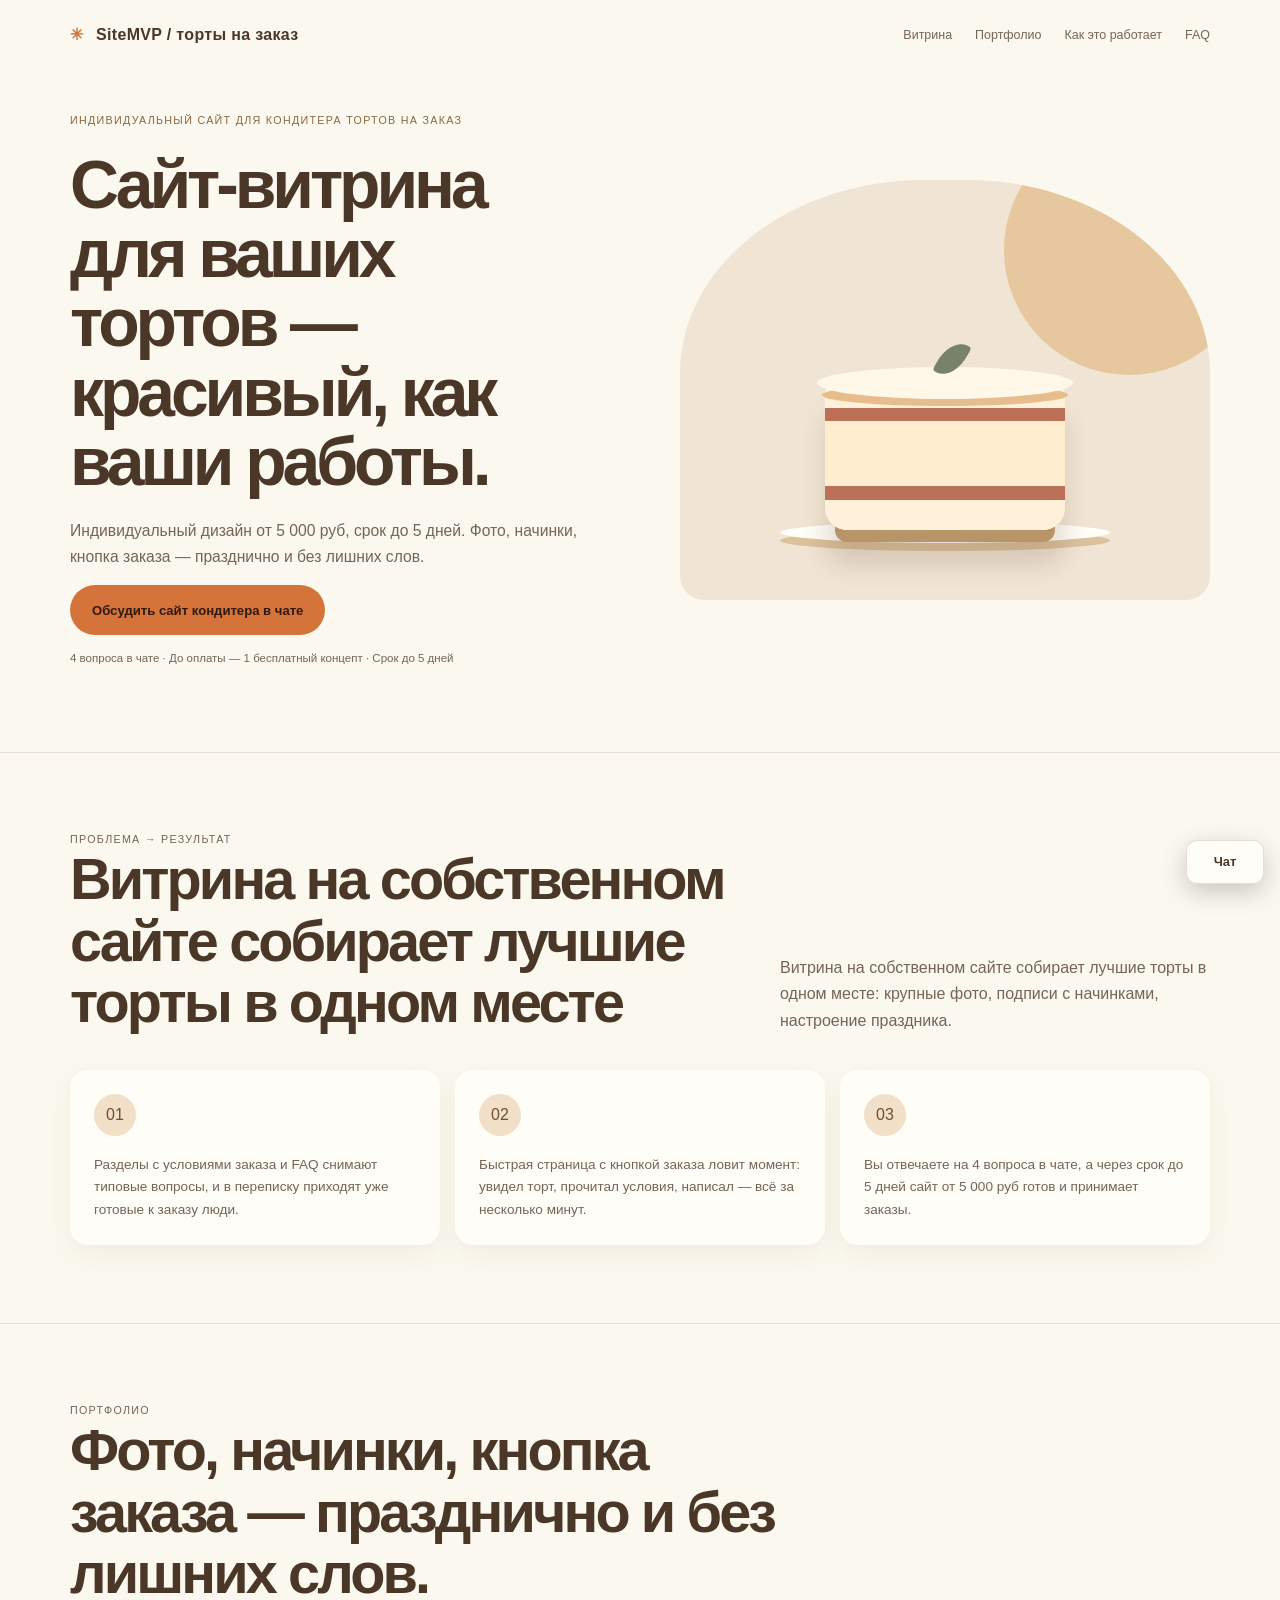
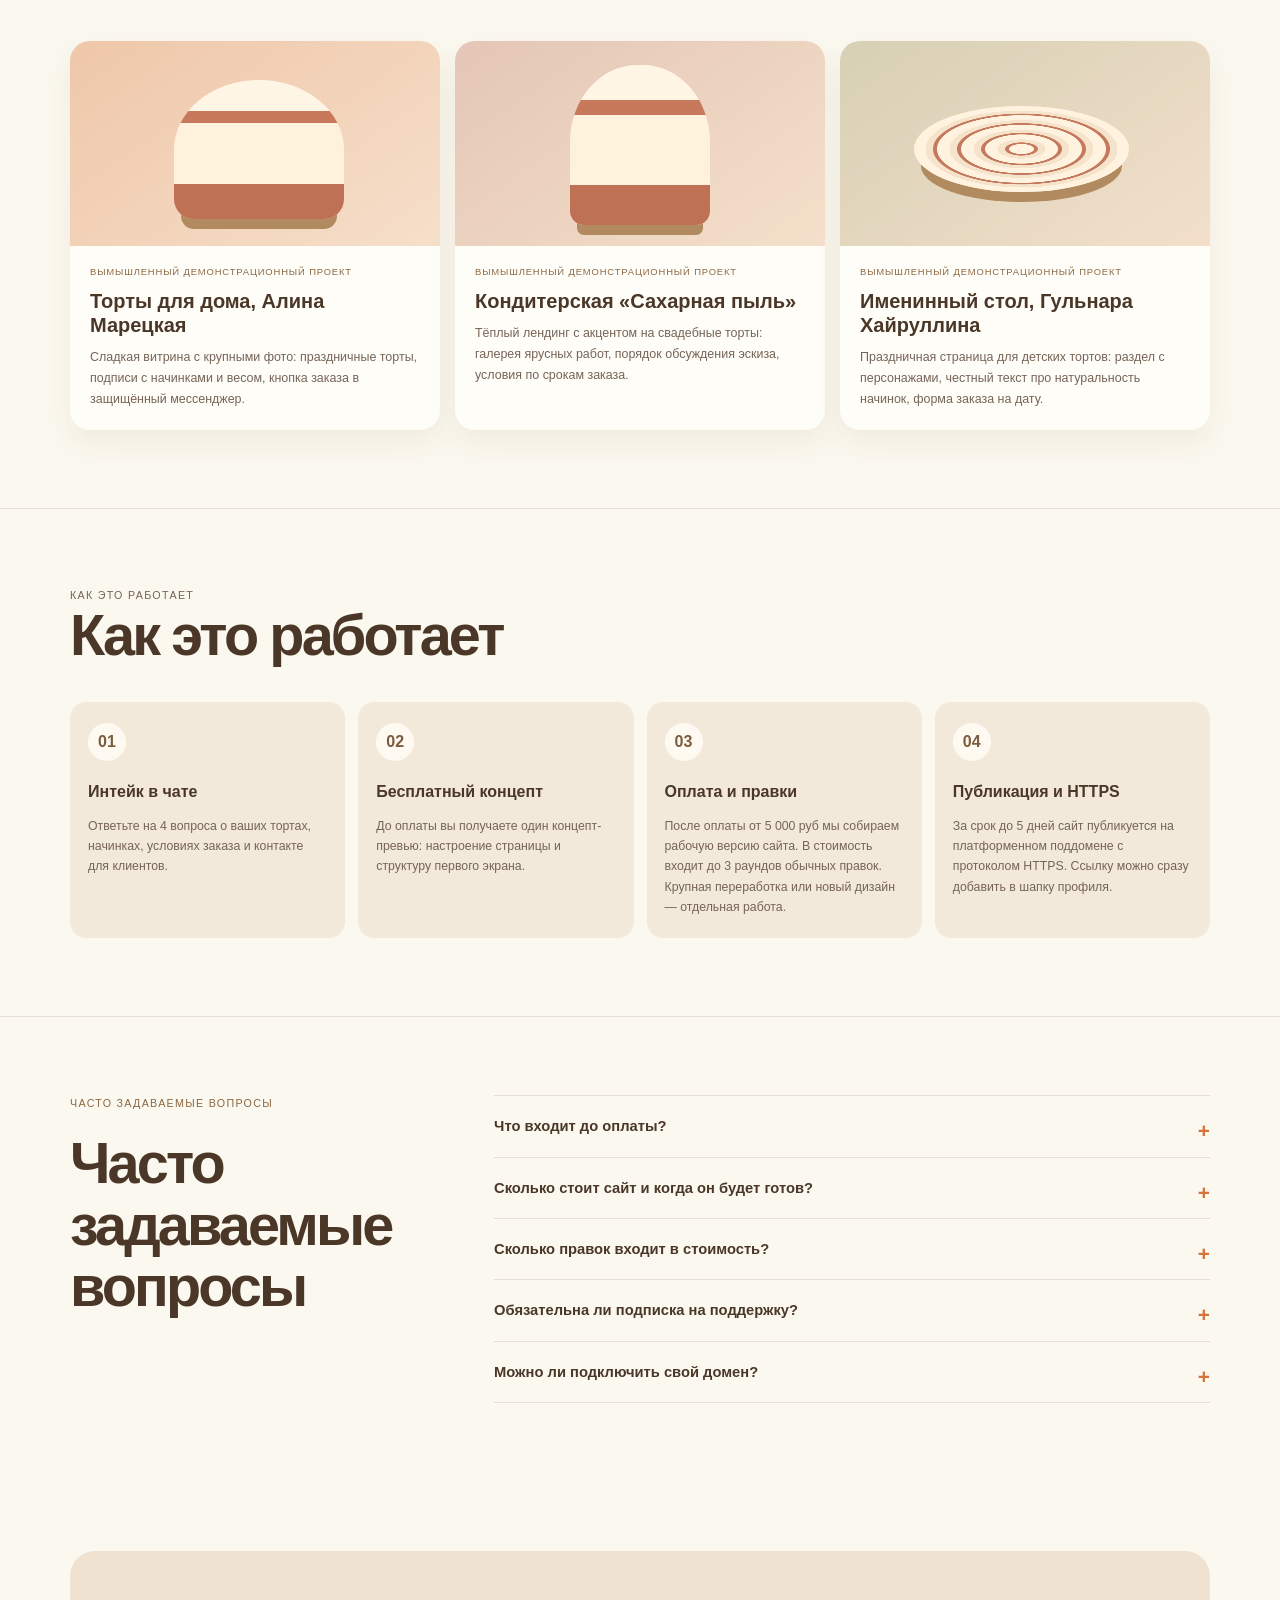
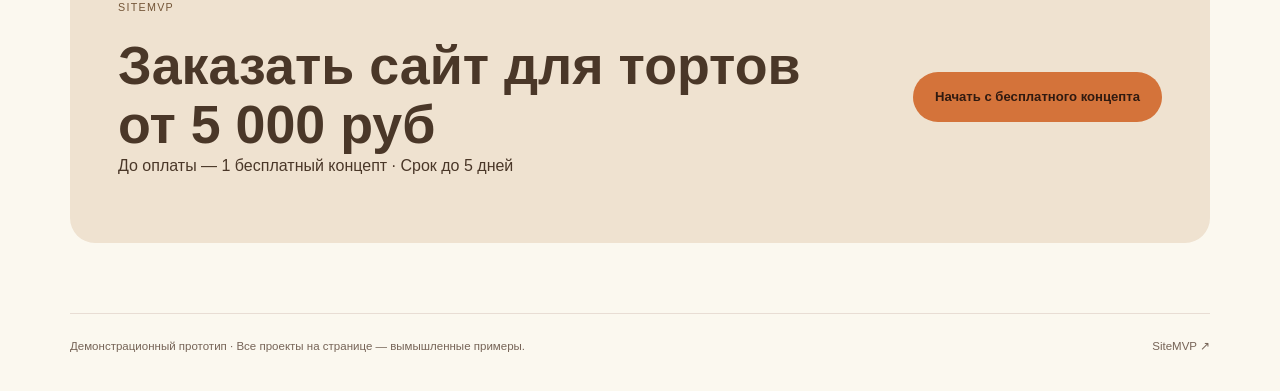
<file: landings/torty-na-zakaz/index.html>
<!doctype html>
<html lang="ru">
<head>
  <meta charset="utf-8">
  <meta name="viewport" content="width=device-width, initial-scale=1">
  <meta name="description" content="Индивидуальный сайт для кондитера за срок до 5 дней от 5 000 руб. Аппетитная витрина, начинки, условия заказа, 1 бесплатный концепт до оплаты.">
  <meta name="color-scheme" content="light">
  <link rel="icon" href="data:,">
  <title>Сайт кондитера: торты на заказ от 5 000 руб — SiteMVP</title>
  <style>
    :root{color-scheme:light;--bg:#fbf8ef;--paper:#fffdf8;--ink:#4a3728;--muted:#766457;--wheat:#c4a77d;--almond:#dbc19c;--cta:#d4733a;--cta-ink:#301a10;--line:#e8ddd4;--round:"Trebuchet MS","Segoe UI",sans-serif}
    *{box-sizing:border-box}html{scroll-behavior:smooth;scroll-padding-top:24px}body{margin:0;background:var(--bg);color:var(--ink);font:16px/1.65 var(--round)}a{color:inherit;text-decoration:none}a:focus-visible,summary:focus-visible{outline:3px solid #7e3327;outline-offset:5px}h1,h2,h3,p{margin-top:0}.wrap{width:min(1140px,calc(100% - 48px));margin-inline:auto}.skip{position:absolute;top:-70px;left:15px;background:#7e3327;color:white;padding:12px;z-index:9}.skip:focus{top:10px}.top{display:flex;align-items:center;justify-content:space-between;gap:25px;padding:22px 0}.brand{font-weight:800;letter-spacing:.02em}.brand i{font-style:normal;color:var(--cta);margin-right:8px}nav{display:flex;gap:23px;font-size:.78rem;color:var(--muted)}nav a:hover{color:var(--cta)}.hero{display:grid;grid-template-columns:1fr 1fr;align-items:center;gap:7%;padding-block:42px 84px}.eyebrow{font-size:.67rem;letter-spacing:.12em;text-transform:uppercase;color:#8a6844;margin-bottom:20px}.hero h1{font-size:clamp(2.8rem,5.3vw,4.8rem);line-height:1.02;letter-spacing:-.06em;margin:0 0 22px;max-width:660px}.lead{max-width:530px;color:var(--muted);font-size:.98rem}.button{display:inline-flex;align-items:center;justify-content:center;min-height:50px;padding:13px 22px;background:var(--cta);color:var(--cta-ink);border-radius:999px;font-size:.82rem;font-weight:700}.button:hover{background:#e29663}.fine{margin:14px 0 0;color:var(--muted);font-size:.72rem}.cake-art{height:420px;border-radius:46% 46% 24px 24px;background:#f0e4d4;position:relative;overflow:hidden;display:grid;place-items:end center;padding-bottom:70px}.cake-art:before{content:"";position:absolute;width:250px;height:250px;border-radius:50%;background:#e7c89e;right:-44px;top:-55px}.cake{position:relative;width:240px;height:150px;border-radius:15px 15px 22px 22px;background:linear-gradient(#fff0da 0 19%,#bc7058 19% 27%,#ffedcf 27% 71%,#bc7058 71% 80%,#fff0da 80%);box-shadow:0 22px 0 -10px #b89569,0 35px 25px #6f4d302e}.cake:before{content:"";position:absolute;left:-8px;right:-8px;top:-13px;height:32px;border-radius:50%;background:#fff8e9;box-shadow:0 12px 0 -5px #e7bd8e}.cake:after{content:"";position:absolute;width:24px;height:38px;left:48%;top:-40px;border-radius:80% 10% 80% 10%;background:#78826a;transform:rotate(28deg)}.plate{position:absolute;bottom:57px;width:330px;height:21px;border-radius:50%;background:#fffdf8;box-shadow:0 8px 0 #dbc19c}.art-note{position:absolute;left:22px;bottom:20px;font-size:.6rem;letter-spacing:.12em;text-transform:uppercase;color:#745638}.section{padding-block:78px;border-top:1px solid var(--line)}.section-head{display:flex;justify-content:space-between;align-items:end;gap:30px;margin-bottom:36px}.section h2{font-size:clamp(2.2rem,4.5vw,4rem);line-height:1.07;letter-spacing:-.05em;margin:0;max-width:710px}.section-head p{max-width:430px;color:var(--muted);margin:0}.results{display:grid;grid-template-columns:repeat(3,1fr);gap:15px}.result{background:var(--paper);border-radius:18px;padding:24px;box-shadow:0 10px 26px #604a2810}.result .num{display:grid;place-items:center;width:42px;height:42px;border-radius:50%;background:#f1dfc8;color:#704f32}.result p{font-size:.85rem;color:var(--muted);margin:18px 0 0}.gallery{display:grid;grid-template-columns:repeat(3,1fr);gap:15px}.work{background:var(--paper);border-radius:20px;overflow:hidden;box-shadow:0 13px 30px #604a2812}.work-art{height:205px;position:relative;overflow:hidden;background:linear-gradient(145deg,#efc7a9,#f6dfca)}.work:nth-child(2) .work-art{background:linear-gradient(145deg,#e4c6b6,#f4e0ca)}.work:nth-child(3) .work-art{background:linear-gradient(145deg,#d7d0b5,#f3dfca)}.work-art:before{content:"";position:absolute;left:28%;top:19%;width:46%;height:68%;border-radius:50% 50% 20px 20px;background:linear-gradient(#fff5e5 0 22%,#c8795c 22% 31%,#fff2dc 31% 75%,#bf7155 75%);box-shadow:0 17px 0 -7px #b28a5f}.work:nth-child(2) .work-art:before{width:38%;height:78%;left:31%;top:12%;border-radius:48% 48% 14px 14px}.work:nth-child(3) .work-art:before{width:58%;height:42%;left:20%;top:32%;border-radius:50%;background:repeating-radial-gradient(ellipse at center,#fff3df 0 12px,#c5795d 13px 16px,#f5e4cb 17px 24px)}.work .tag{display:block;padding:18px 20px 0;font-size:.59rem;letter-spacing:.09em;text-transform:uppercase;color:#8d6946}.work h3{font-size:1.25rem;line-height:1.2;margin:10px 20px}.work p{font-size:.78rem;color:var(--muted);margin:0 20px 21px}.steps{list-style:none;padding:0;margin:0;display:grid;grid-template-columns:repeat(4,1fr);gap:13px}.steps li{background:#f2e9db;border-radius:16px;padding:21px 18px}.steps .num{display:grid;place-items:center;width:38px;height:38px;border-radius:50%;background:#fffaf1;color:#7a5d3d;font-weight:800}.steps h3{font-size:1rem;margin:18px 0 10px}.steps p{font-size:.77rem;color:var(--muted);margin:0}.faq{display:grid;grid-template-columns:.6fr 1.4fr;gap:9%}.faq-list details{border-top:1px solid var(--line);padding:18px 0}.faq-list details:last-child{border-bottom:1px solid var(--line)}summary{cursor:pointer;list-style:none;font-weight:700;font-size:.92rem}summary::-webkit-details-marker{display:none}summary:after{content:"+";float:right;color:var(--cta);font-size:1.3rem}details[open] summary:after{content:"−"}.faq-list details p{font-size:.83rem;color:var(--muted);margin:12px 34px 0 0;max-width:760px}.final{margin-block:70px;padding:48px;border-radius:25px;background:#efe2d0;display:flex;justify-content:space-between;align-items:center;gap:25px}.final h2{font-size:clamp(2.1rem,4.2vw,3.8rem);line-height:1.08;max-width:710px;margin:0}.final .eyebrow{color:#745638}.footer{border-top:1px solid var(--line);padding-block:23px 35px;display:flex;justify-content:space-between;gap:20px;color:var(--muted);font-size:.72rem}.footer p{margin:0}
    @media(max-width:760px){.wrap{width:calc(100% - 36px)}.top{align-items:flex-start;flex-direction:column;gap:15px}.top nav{flex-wrap:wrap;gap:10px 17px}.hero{grid-template-columns:1fr;padding-block:32px 60px;gap:30px}.hero h1{font-size:clamp(3rem,12.5vw,4.7rem)}.cake-art{height:300px}.cake{transform:scale(.82)}.plate{width:280px}.section{padding-block:58px}.section-head{display:block}.section-head p{margin-top:15px}.results,.gallery{grid-template-columns:1fr}.result{padding:20px}.work-art{height:190px}.steps{grid-template-columns:1fr 1fr;gap:9px}.steps li{padding:16px 13px}.steps p{font-size:.73rem}.faq{grid-template-columns:1fr;gap:8px}.final{padding:29px 23px;display:block;margin-block:48px}.final .button{margin-top:21px}.footer{flex-direction:column}}
    @media(prefers-reduced-motion:reduce){html{scroll-behavior:auto}}
  </style>
  <link rel="stylesheet" href="../../chat-server/chat-widget.css">
</head>
<body>
  <a class="skip" href="#main">Перейти к содержимому</a>
  <header class="top wrap"><a class="brand" href="../../index.html"><i aria-hidden="true">✳</i> SiteMVP / торты на заказ</a><nav aria-label="Основная навигация"><a href="#results">Витрина</a><a href="#portfolio">Портфолио</a><a href="#process">Как это работает</a><a href="#faq">FAQ</a></nav></header>
  <main id="main">
    <section class="hero wrap"><div><p class="eyebrow">Индивидуальный сайт для кондитера тортов на заказ</p><h1>Сайт-витрина для ваших тортов — красивый, как ваши работы.</h1><p class="lead">Индивидуальный дизайн от 5 000 руб, срок до 5 дней. Фото, начинки, кнопка заказа — празднично и без лишних слов.</p><a class="button" href="#sitemvp-chat-widget" data-sitemvp-chat-open>Обсудить сайт кондитера в чате</a><p class="fine">4 вопроса в чате · До оплаты — 1 бесплатный концепт · Срок до 5 дней</p></div><div class="cake-art" aria-hidden="true"><span class="plate"></span><span class="cake"></span></div></section>
    <section class="section" id="results"><div class="wrap"><div class="section-head"><div><p class="eyebrow">Проблема → результат</p><h2>Витрина на собственном сайте собирает лучшие торты в одном месте</h2></div><p>Витрина на собственном сайте собирает лучшие торты в одном месте: крупные фото, подписи с начинками, настроение праздника.</p></div><div class="results"><article class="result"><span class="num">01</span><p>Разделы с условиями заказа и FAQ снимают типовые вопросы, и в переписку приходят уже готовые к заказу люди.</p></article><article class="result"><span class="num">02</span><p>Быстрая страница с кнопкой заказа ловит момент: увидел торт, прочитал условия, написал — всё за несколько минут.</p></article><article class="result"><span class="num">03</span><p>Вы отвечаете на 4 вопроса в чате, а через срок до 5 дней сайт от 5 000 руб готов и принимает заказы.</p></article></div></div></section>
    <section class="section" id="portfolio"><div class="wrap"><div class="section-head"><div><p class="eyebrow">Портфолио</p><h2>Фото, начинки, кнопка заказа — празднично и без лишних слов.</h2></div></div><div class="gallery"><article class="work"><div class="work-art" aria-hidden="true"></div><span class="tag">Вымышленный демонстрационный проект</span><h3>Торты для дома, Алина Марецкая</h3><p>Сладкая витрина с крупными фото: праздничные торты, подписи с начинками и весом, кнопка заказа в защищённый мессенджер.</p></article><article class="work"><div class="work-art" aria-hidden="true"></div><span class="tag">Вымышленный демонстрационный проект</span><h3>Кондитерская «Сахарная пыль»</h3><p>Тёплый лендинг с акцентом на свадебные торты: галерея ярусных работ, порядок обсуждения эскиза, условия по срокам заказа.</p></article><article class="work"><div class="work-art" aria-hidden="true"></div><span class="tag">Вымышленный демонстрационный проект</span><h3>Именинный стол, Гульнара Хайруллина</h3><p>Праздничная страница для детских тортов: раздел с персонажами, честный текст про натуральность начинок, форма заказа на дату.</p></article></div></div></section>
    <section class="section" id="process"><div class="wrap"><div class="section-head"><div><p class="eyebrow">Как это работает</p><h2>Как это работает</h2></div></div><ol class="steps"><li><span class="num">01</span><h3>Интейк в чате</h3><p>Ответьте на 4 вопроса о ваших тортах, начинках, условиях заказа и контакте для клиентов.</p></li><li><span class="num">02</span><h3>Бесплатный концепт</h3><p>До оплаты вы получаете один концепт-превью: настроение страницы и структуру первого экрана.</p></li><li><span class="num">03</span><h3>Оплата и правки</h3><p>После оплаты от 5 000 руб мы собираем рабочую версию сайта. В стоимость входит до 3 раундов обычных правок. Крупная переработка или новый дизайн — отдельная работа.</p></li><li><span class="num">04</span><h3>Публикация и HTTPS</h3><p>За срок до 5 дней сайт публикуется на платформенном поддомене с протоколом HTTPS. Ссылку можно сразу добавить в шапку профиля.</p></li></ol></div></section>
    <section class="section" id="faq"><div class="wrap faq"><div><p class="eyebrow">Часто задаваемые вопросы</p><h2>Часто задаваемые вопросы</h2></div><div class="faq-list"><details><summary>Что входит до оплаты?</summary><p>До оплаты вы получаете максимум 1 бесплатный концепт-превью: настроение и структуру страницы. Это не готовый сайт. Неоплаченные материалы и черновики хранятся до 30 дней.</p></details><details><summary>Сколько стоит сайт и когда он будет готов?</summary><p>Индивидуальный сайт стоит от 5 000 руб разово. Срок от первого контакта до публикации — до 5 дней.</p></details><details><summary>Сколько правок входит в стоимость?</summary><p>После оплаты вы получаете 1 рабочую версию и до 3 раундов обычных правок. Новый дизайн или существенная переработка — отдельная работа.</p></details><details><summary>Обязательна ли подписка на поддержку?</summary><p>Нет, поддержка за 500 руб/мес опциональна: техподдержка через чат, автоматическое резервное копирование, мониторинг доступности и до 3 базовых правок в месяц.</p></details><details><summary>Можно ли подключить свой домен?</summary><p>Да. Подбор, проверка и подключение домена — от 5 000 руб разово, сам домен оплачивается по цене регистратора. Если свой домен перестанет действовать, сайт продолжит открываться по платформенному адресу.</p></details></div></div></section>
    <section class="final wrap"><div><p class="eyebrow">SiteMVP</p><h2>Заказать сайт для тортов от 5 000 руб</h2><p>До оплаты — 1 бесплатный концепт · Срок до 5 дней</p></div><a class="button" href="#sitemvp-chat-widget" data-sitemvp-chat-open>Начать с бесплатного концепта</a></section>
  </main>
  <footer class="footer wrap"><p>Демонстрационный прототип · Все проекты на странице — вымышленные примеры.</p><a href="../../index.html">SiteMVP ↗</a></footer>
  <!-- SiteMVP local demo chat -->
  <div id="sitemvp-chat-widget" class="sitemvp-chat-widget">
    <button class="sitemvp-chat-toggle" type="button" aria-controls="sitemvp-chat-panel" aria-expanded="false" aria-label="Открыть чат">Чат</button>
    <section id="sitemvp-chat-panel" class="sitemvp-chat-panel" role="dialog" aria-label="Чат с SiteMVP" aria-modal="false" aria-describedby="sitemvp-chat-notice" hidden>
      <header class="sitemvp-chat-header">
        <div><span class="sitemvp-chat-kicker">SiteMVP · демо</span><h2 class="sitemvp-chat-title">Давайте знакомиться</h2></div>
        <button class="sitemvp-chat-close" type="button" aria-label="Закрыть чат">×</button>
      </header>
      <p id="sitemvp-chat-notice" class="sitemvp-chat-notice"><strong>Демо-режим:</strong> сообщения обрабатываются локально, отправка появится позже. Используйте вымышленные данные.</p>
      <div class="sitemvp-chat-thread" role="log" aria-label="Сообщения чата" aria-live="polite" aria-relevant="additions" aria-atomic="false">
        <div class="sitemvp-chat-message is-assistant"><p>Здравствуйте! 👋 Помогу подготовить индивидуальный сайт. Ответьте на 4 вопроса — в этой демонстрации переписка останется только на странице.</p></div>
      </div>
      <div class="sitemvp-chat-quick" role="group" aria-label="Быстрые ответы">
        <button type="button" data-chat-action="start">Начать</button>
        <button type="button" data-chat-action="prepare">Что подготовить?</button>
      </div>
      <form class="sitemvp-chat-form" hidden>
        <label class="sitemvp-chat-sr-only" for="sitemvp-chat-input">Ваш ответ</label>
        <input id="sitemvp-chat-input" type="text" maxlength="700" autocomplete="off" placeholder="Напишите ответ…" aria-label="Ваш ответ">
        <button type="submit">Отправить</button>
      </form>
      <span class="sitemvp-chat-cta" hidden>Демо завершено — в рабочем сервисе заявку примет оператор.</span>
    </section>
  </div>
  <style>
    .sitemvp-chat-widget {
      --sm-chat-surface: var(--panel, var(--paper, var(--bg, #fff)));
      --sm-chat-page: var(--bg, var(--paper, #fff));
      --sm-chat-ink: var(--ink, #24342c);
      --sm-chat-muted: var(--muted, #657168);
      --sm-chat-line: var(--line, #d8ded8);
      --sm-chat-accent: var(--lime, var(--gold, var(--signal, var(--olive, var(--stone, var(--cta, #a8c4b2))))));
      color: var(--sm-chat-ink);
      font-family: var(--sans, var(--round, var(--serif, system-ui, sans-serif)));
    }
    .sitemvp-chat-widget, .sitemvp-chat-widget * { box-sizing: border-box; }
    .sitemvp-chat-toggle {
      position: fixed; z-index: 2147483000; right: max(16px, env(safe-area-inset-right, 0px));
      bottom: max(16px, env(safe-area-inset-bottom, 0px)); min-width: 78px; min-height: 52px;
      padding: 12px 20px; border: 1px solid var(--sm-chat-line); border-radius: 999px;
      background: var(--sm-chat-ink); color: var(--sm-chat-page); font-family: inherit; font-size: 15px; font-weight: 650; line-height: 1.2;
      box-shadow: 0 8px 26px #0003; cursor: pointer;
    }
    .sitemvp-chat-panel {
      position: fixed; z-index: 2147483000; right: max(16px, env(safe-area-inset-right, 0px));
      bottom: calc(78px + env(safe-area-inset-bottom, 0px)); width: min(390px, calc(100vw - 32px));
      max-height: min(78vh, 680px); max-height: min(78dvh, 680px); display: flex; flex-direction: column;
      gap: 12px; padding: 16px; overflow: hidden; border: 1px solid var(--sm-chat-line);
      border-radius: 18px; background: var(--sm-chat-surface); color: var(--sm-chat-ink);
      box-shadow: 0 16px 48px #0004; font-family: inherit; font-size: 14px; line-height: 1.5;
    }
    .sitemvp-chat-panel[hidden], .sitemvp-chat-form[hidden], .sitemvp-chat-cta[hidden] { display: none !important; }
    .sitemvp-chat-header { display: flex; align-items: flex-start; justify-content: space-between; gap: 12px; }
    .sitemvp-chat-kicker { display: block; margin-bottom: 4px; color: var(--sm-chat-muted); font-size: 11px; letter-spacing: .08em; text-transform: uppercase; }
    .sitemvp-chat-title { margin: 0; color: var(--sm-chat-ink); font-family: inherit; font-size: 20px; font-weight: 650; line-height: 1.2; letter-spacing: -.02em; }
    .sitemvp-chat-close { display: grid; place-items: center; flex: 0 0 40px; width: 40px; height: 40px; border: 1px solid var(--sm-chat-line); border-radius: 50%; background: transparent; color: var(--sm-chat-ink); font-family: inherit; font-size: 25px; font-weight: 400; line-height: 1; cursor: pointer; }
    .sitemvp-chat-notice { margin: 0; padding: 9px 11px; border-left: 3px solid var(--sm-chat-accent); background: var(--sm-chat-surface); background: color-mix(in srgb, var(--sm-chat-accent) 14%, var(--sm-chat-surface)); color: var(--sm-chat-ink); font-size: 12px; line-height: 1.45; }
    .sitemvp-chat-thread { min-height: 120px; max-height: 38vh; overflow-y: auto; overscroll-behavior: contain; display: flex; flex-direction: column; gap: 9px; padding: 2px 2px 4px; }
    .sitemvp-chat-message { width: fit-content; max-width: 92%; padding: 10px 12px; border: 1px solid var(--sm-chat-line); border-radius: 14px 14px 14px 4px; background: var(--sm-chat-page); color: var(--sm-chat-ink); overflow-wrap: anywhere; }
    .sitemvp-chat-message p { margin: 0; color: inherit; font: inherit; }
    .sitemvp-chat-message.is-user { align-self: flex-end; border-color: var(--sm-chat-accent); border-radius: 14px 14px 4px 14px; background: var(--sm-chat-surface); background: color-mix(in srgb, var(--sm-chat-accent) 20%, var(--sm-chat-surface)); }
    .sitemvp-chat-quick { display: flex; flex-wrap: wrap; gap: 8px; }
    .sitemvp-chat-widget button, .sitemvp-chat-cta { min-height: 44px; border: 1px solid var(--sm-chat-line); border-radius: 11px; padding: 10px 13px; background: var(--sm-chat-surface); color: var(--sm-chat-ink); font-family: inherit; font-size: 13px; font-weight: 600; line-height: 1.25; text-align: center; cursor: pointer; }
    .sitemvp-chat-widget button:hover, .sitemvp-chat-cta:hover { border-color: var(--sm-chat-accent); }
    .sitemvp-chat-form { display: flex; gap: 8px; }
    .sitemvp-chat-form input { min-width: 0; flex: 1; height: 46px; border: 1px solid var(--sm-chat-line); border-radius: 11px; padding: 0 12px; background: var(--sm-chat-page); color: var(--sm-chat-ink); font-family: inherit; font-size: 14px; line-height: 1.3; }
    .sitemvp-chat-form input::placeholder { color: var(--sm-chat-muted); opacity: 1; }
    .sitemvp-chat-form button, .sitemvp-chat-cta { display: inline-flex; align-items: center; justify-content: center; gap: 8px; flex: 0 0 auto; background: var(--sm-chat-ink); color: var(--sm-chat-page); }
    .sitemvp-chat-cta { align-self: flex-start; text-decoration: none; }
    .sitemvp-chat-widget button:focus-visible, .sitemvp-chat-widget input:focus-visible, .sitemvp-chat-cta:focus-visible { outline: 3px solid var(--sm-chat-ink); outline-offset: 3px; }
    .sitemvp-chat-sr-only { position: absolute; width: 1px; height: 1px; padding: 0; margin: -1px; overflow: hidden; clip: rect(0, 0, 0, 0); white-space: nowrap; border: 0; }
    @media (max-width: 420px) {
      .sitemvp-chat-panel { right: max(10px, env(safe-area-inset-right, 0px)); width: calc(100vw - 20px); padding: 13px; gap: 10px; }
      .sitemvp-chat-thread { max-height: 34vh; }
    }
    @media (prefers-reduced-motion: reduce) { .sitemvp-chat-panel, .sitemvp-chat-widget * { scroll-behavior: auto !important; transition: none !important; } }
  </style>
  <script>
    (function () {
      const root = document.getElementById('sitemvp-chat-widget');
      if (!root) return;
      const toggle = root.querySelector('.sitemvp-chat-toggle');
      const panel = root.querySelector('.sitemvp-chat-panel');
      const close = root.querySelector('.sitemvp-chat-close');
      const thread = root.querySelector('.sitemvp-chat-thread');
      const quick = root.querySelector('.sitemvp-chat-quick');
      const form = root.querySelector('.sitemvp-chat-form');
      const input = root.querySelector('.sitemvp-chat-form input');
      const cta = root.querySelector('.sitemvp-chat-cta');
      const questions = [
        '1 из 4. Чем вы занимаетесь и как называется ваш бизнес или как вас зовут?',
        '2 из 4. Какие ваши 3–5 основных услуг и цены на них?',
        '3 из 4. Какой контакт указать на сайте для связи с вами?',
        '4 из 4. Какие фотографии или материалы вы готовы показать? В демо файлы не загружаются — опишите их текстом.'
      ];
      let started = false;
      let step = 0;

      function addMessage(text, kind) {
        const message = document.createElement('div');
        message.className = 'sitemvp-chat-message ' + (kind === 'user' ? 'is-user' : 'is-assistant');
        const paragraph = document.createElement('p');
        paragraph.textContent = text;
        message.appendChild(paragraph);
        thread.appendChild(message);
        thread.scrollTop = thread.scrollHeight;
      }

      function openPanel() {
        panel.hidden = false;
        toggle.setAttribute('aria-expanded', 'true');
        toggle.setAttribute('aria-label', 'Закрыть чат');
        if (started && !form.hidden) input.focus();
        else if (!quick.hidden) quick.querySelector('button').focus();
        else close.focus();
      }

      function closePanel() {
        panel.hidden = true;
        toggle.setAttribute('aria-expanded', 'false');
        toggle.setAttribute('aria-label', 'Открыть чат');
        toggle.focus();
      }

      toggle.addEventListener('click', function () {
        if (panel.hidden) openPanel();
        else closePanel();
      });
      close.addEventListener('click', closePanel);
      document.addEventListener('click', function (event) {
        const opener = event.target.closest('[data-sitemvp-chat-open]');
        if (!opener) return;
        event.preventDefault();
        openPanel();
      });
      if (window.location.hash === '#sitemvp-chat-widget') openPanel();
      document.addEventListener('keydown', function (event) {
        if (event.key === 'Escape' && !panel.hidden) {
          event.preventDefault();
          closePanel();
        }
      });

      quick.addEventListener('click', function (event) {
        const button = event.target.closest('button[data-chat-action]');
        if (!button) return;
        if (button.dataset.chatAction === 'prepare') {
          addMessage('Что подготовить?', 'user');
          addMessage('Описание вашего дела, 3–5 услуг с ценами, контакт и 2–4 фотографии или материалы. Это демонстрация: используйте вымышленные сведения.', 'assistant');
          return;
        }
        started = true;
        quick.hidden = true;
        form.hidden = false;
        addMessage('Начать', 'user');
        addMessage(questions[step], 'assistant');
        input.focus();
      });

      form.addEventListener('submit', function (event) {
        event.preventDefault();
        const answer = input.value.trim();
        if (!answer) return;
        addMessage(answer, 'user');
        input.value = '';
        step += 1;
        if (step < questions.length) {
          addMessage(questions[step], 'assistant');
          input.focus();
          return;
        }
        addMessage('Спасибо! Это демонстрация — в рабочем сервисе оператор ответит в этом чате.', 'assistant');
        form.hidden = true;
        cta.hidden = false;
        cta.focus();
      });
    }());
  </script>
  <script>window.SITEMVP_CHAT_API='https://producers-forbes-stan-java.trycloudflare.com';</script><script src="../../chat-server/chat-widget.js"></script>
</body>
</html>
</file>
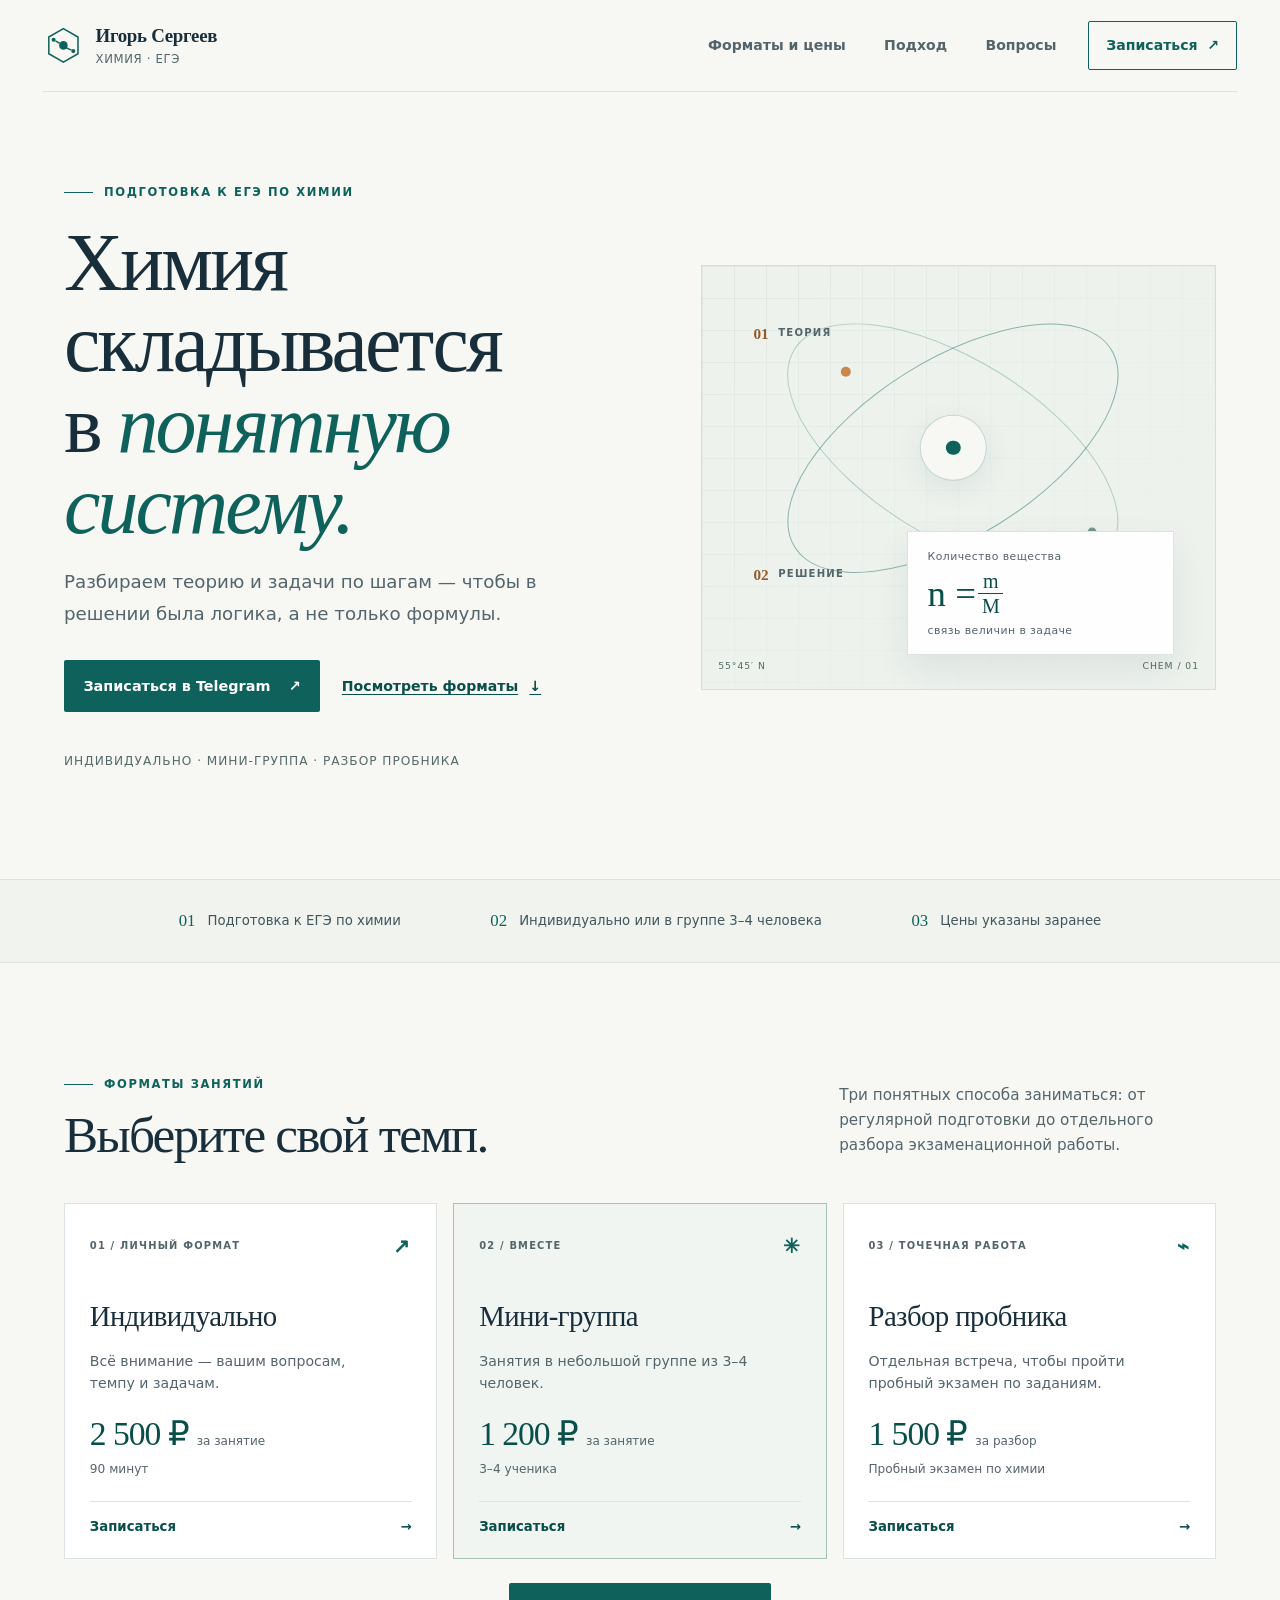
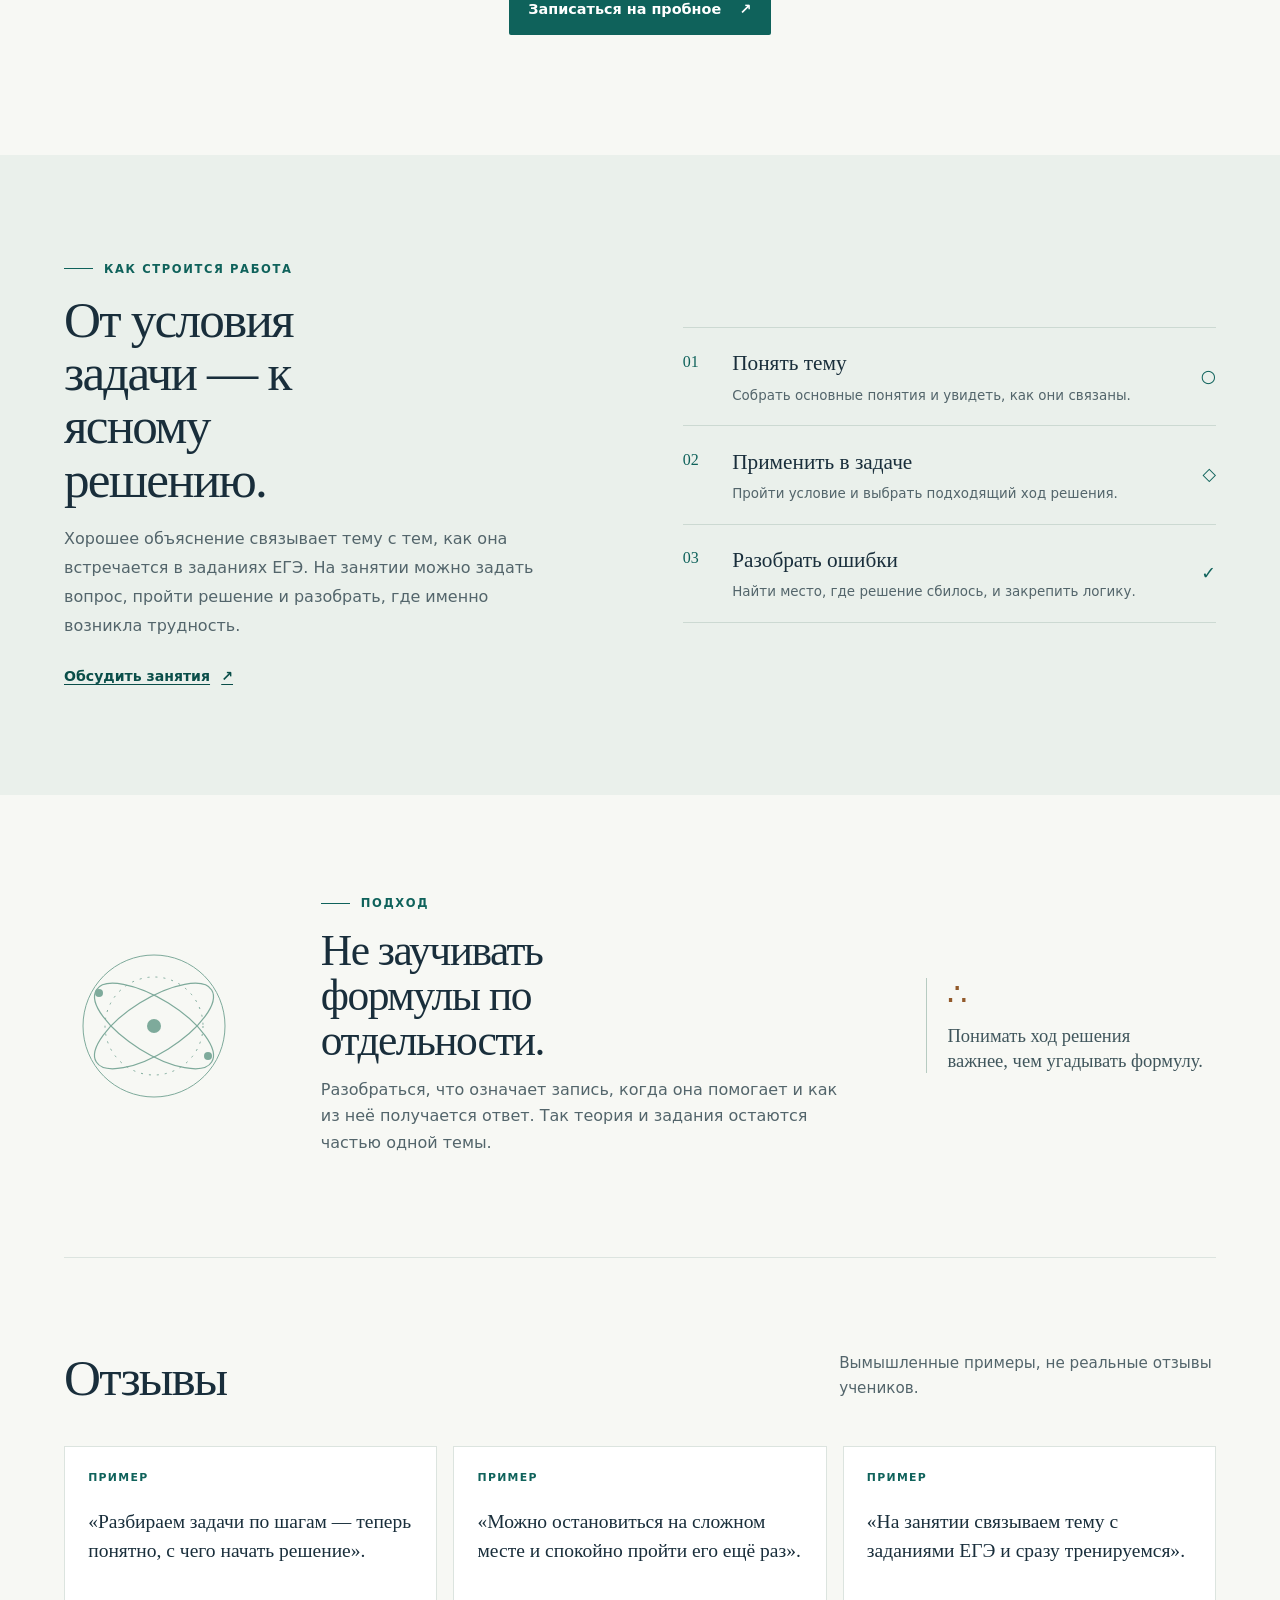
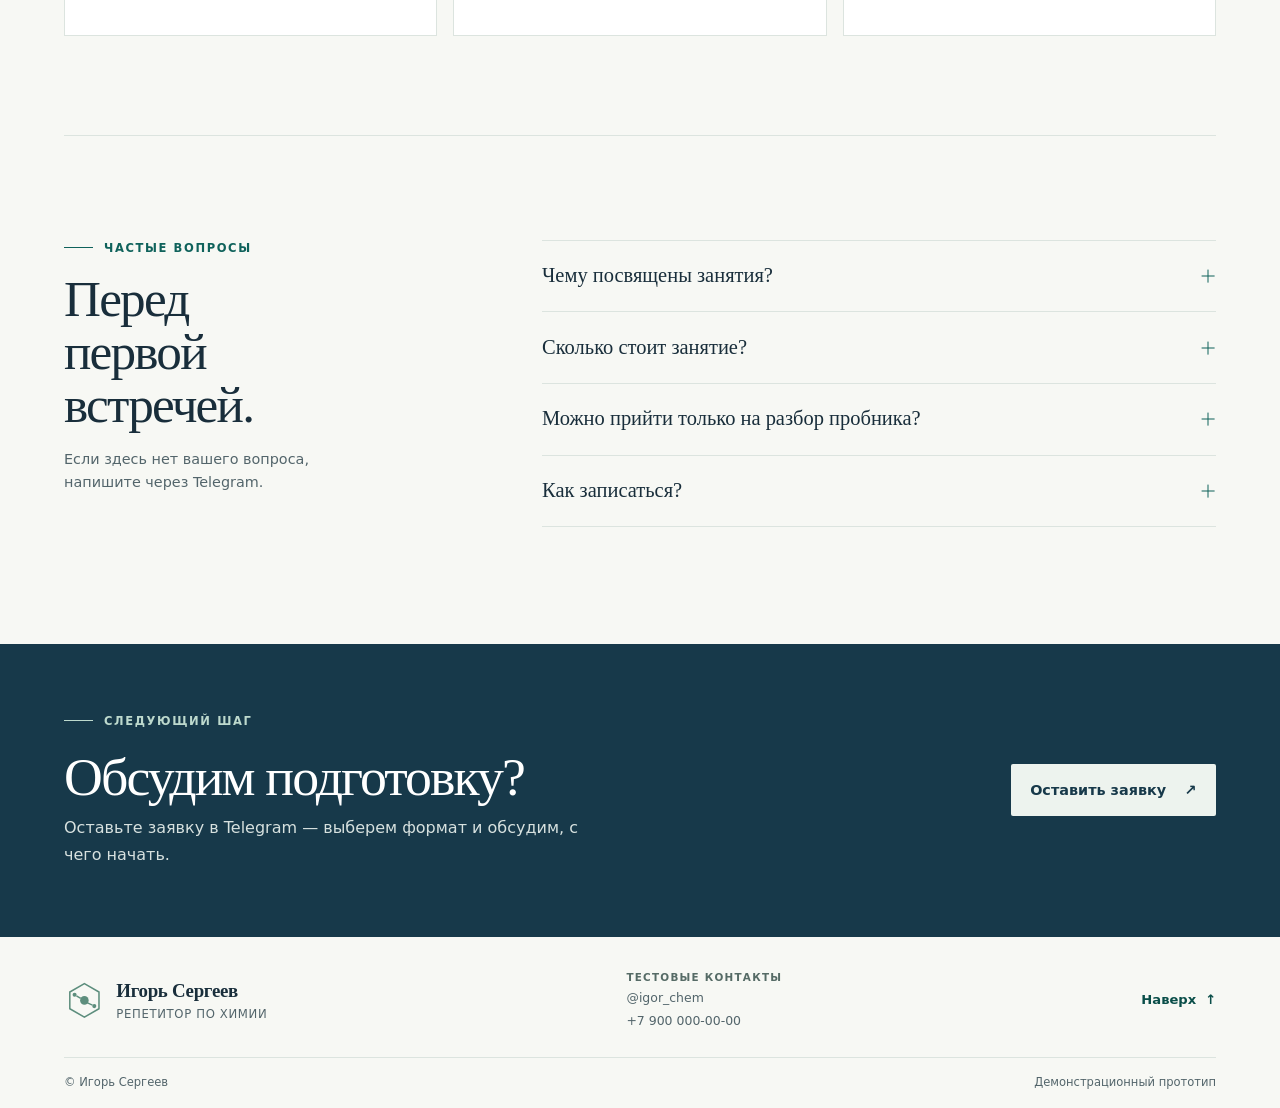
<file: previews/igor-chem/index.html>
<!doctype html>
<!-- CLIENT_CONTACT_LINK: https://t.me/online_bronirovanie_robot (TEST VALUE — перед выдачей реальному клиенту заменить на контакт клиента; конвенция: product/chat-server/README.md) -->
<html lang="ru">
<head>
  <meta charset="utf-8">
  <meta name="viewport" content="width=device-width, initial-scale=1">
  <meta name="theme-color" content="#f7f8f4">
  <meta name="description" content="Подготовка к ЕГЭ по химии: индивидуальные занятия, мини-группа и разбор пробного экзамена.">
  <title>Игорь Сергеев — репетитор по химии (ЕГЭ)</title>
  <link rel="icon" href="data:,">
  <link rel="stylesheet" href="styles.css">
</head>
<body>
  <a class="skip-link" href="#main">Перейти к содержанию</a>

  <header class="site-header">
    <a class="brand" href="#top" aria-label="Игорь Сергеев — в начало страницы">
      <span class="brand-mark" aria-hidden="true">
        <svg viewBox="0 0 40 40" fill="none" role="presentation" aria-hidden="true" focusable="false">
          <path d="M20 3.5 34.3 11.8v16.4L20 36.5 5.7 28.2V11.8L20 3.5Z" stroke="currentColor" stroke-width="1.5"/>
          <circle cx="20" cy="20" r="4.2" fill="currentColor"/>
          <circle cx="10.4" cy="14.5" r="2" fill="currentColor"/>
          <circle cx="29.7" cy="25.6" r="2" fill="currentColor"/>
          <path d="m12.2 15.5 4.2 2.5m5.5 4 6 2.7" stroke="currentColor" stroke-width="1.4"/>
        </svg>
      </span>
      <span class="brand-copy"><strong>Игорь Сергеев</strong><span>Химия · ЕГЭ</span></span>
    </a>

    <nav class="main-nav" aria-label="Основная навигация">
      <a href="#formats">Форматы и цены</a>
      <a href="#approach">Подход</a>
      <a href="#questions">Вопросы</a>
    </nav>

    <a class="header-cta" href="https://t.me/online_bronirovanie_robot">Записаться <span aria-hidden="true">↗</span></a>
  </header>

  <main id="main">
    <section class="hero section-wrap" id="top" aria-labelledby="hero-title">
      <div class="hero-copy">
        <p class="eyebrow"><span class="eyebrow-line" aria-hidden="true"></span> Подготовка к ЕГЭ по химии</p>
        <h1 id="hero-title">Химия складывается в <em>понятную систему.</em></h1>
        <p class="hero-lead">Разбираем теорию и задачи по шагам — чтобы в решении была логика, а не только формулы.</p>
        <div class="hero-actions">
          <a class="button button-primary" href="https://t.me/online_bronirovanie_robot">Записаться в Telegram <span aria-hidden="true">↗</span></a>
          <a class="text-link" href="#formats">Посмотреть форматы <span aria-hidden="true">↓</span></a>
        </div>
        <p class="hero-caption">Индивидуально · мини-группа · разбор пробника</p>
      </div>

      <div class="hero-art" aria-hidden="true">
        <div class="art-grid"></div>
        <div class="orbit orbit-one"></div>
        <div class="orbit orbit-two"></div>
        <div class="atom atom-center"><span></span></div>
        <div class="atom atom-small atom-small-one"></div>
        <div class="atom atom-small atom-small-two"></div>
        <div class="formula-note note-top"><span class="note-index">01</span><span>ТЕОРИЯ</span></div>
        <div class="formula-note note-bottom"><span class="note-index">02</span><span>РЕШЕНИЕ</span></div>
        <div class="formula-card">
          <span class="formula-label">Количество вещества</span>
          <span class="formula">n = <span class="fraction"><span>m</span><span>M</span></span></span>
          <span class="formula-foot">связь величин в задаче</span>
        </div>
        <span class="art-coordinate coordinate-left">55°45′ N</span>
        <span class="art-coordinate coordinate-right">CHEM / 01</span>
      </div>
    </section>

    <div class="facts-band" aria-label="Коротко о занятиях">
      <div><span class="fact-symbol" aria-hidden="true">01</span><span>Подготовка к ЕГЭ по химии</span></div>
      <div><span class="fact-symbol" aria-hidden="true">02</span><span>Индивидуально или в группе 3–4 человека</span></div>
      <div><span class="fact-symbol" aria-hidden="true">03</span><span>Цены указаны заранее</span></div>
    </div>

    <section class="formats section-wrap" id="formats" aria-labelledby="formats-title">
      <div class="section-heading">
        <div>
          <p class="eyebrow"><span class="eyebrow-line" aria-hidden="true"></span> Форматы занятий</p>
          <h2 id="formats-title">Выберите свой темп.</h2>
        </div>
        <p class="section-intro">Три понятных способа заниматься: от регулярной подготовки до отдельного разбора экзаменационной работы.</p>
      </div>

      <div class="price-grid">
        <article class="price-card">
          <div class="card-topline"><span>01 / ЛИЧНЫЙ ФОРМАТ</span><span class="card-mark" aria-hidden="true">↗</span></div>
          <h3>Индивидуально</h3>
          <p class="card-description">Всё внимание — вашим вопросам, темпу и задачам.</p>
          <div class="price"><strong>2 500 ₽</strong><span>за занятие</span></div>
          <p class="duration">90 минут</p>
          <a class="card-link" href="https://t.me/online_bronirovanie_robot">Записаться <span aria-hidden="true">→</span></a>
        </article>

        <article class="price-card price-card-featured">
          <div class="card-topline"><span>02 / ВМЕСТЕ</span><span class="card-mark" aria-hidden="true">✳</span></div>
          <h3>Мини-группа</h3>
          <p class="card-description">Занятия в небольшой группе из 3–4 человек.</p>
          <div class="price"><strong>1 200 ₽</strong><span>за занятие</span></div>
          <p class="duration">3–4 ученика</p>
          <a class="card-link" href="https://t.me/online_bronirovanie_robot">Записаться <span aria-hidden="true">→</span></a>
        </article>

        <article class="price-card">
          <div class="card-topline"><span>03 / ТОЧЕЧНАЯ РАБОТА</span><span class="card-mark" aria-hidden="true">⌁</span></div>
          <h3>Разбор пробника</h3>
          <p class="card-description">Отдельная встреча, чтобы пройти пробный экзамен по заданиям.</p>
          <div class="price"><strong>1 500 ₽</strong><span>за разбор</span></div>
          <p class="duration">Пробный экзамен по химии</p>
          <a class="card-link" href="https://t.me/online_bronirovanie_robot">Записаться <span aria-hidden="true">→</span></a>
        </article>
      </div>
      <div class="formats-cta">
        <a class="button button-primary" href="https://t.me/online_bronirovanie_robot">Записаться на пробное <span aria-hidden="true">↗</span></a>
      </div>
    </section>

    <section class="approach" id="approach" aria-labelledby="approach-title">
      <div class="section-wrap approach-layout">
        <div class="approach-copy">
          <p class="eyebrow"><span class="eyebrow-line" aria-hidden="true"></span> Как строится работа</p>
          <h2 id="approach-title">От условия задачи — к ясному решению.</h2>
          <p class="approach-lead">Хорошее объяснение связывает тему с тем, как она встречается в заданиях ЕГЭ. На занятии можно задать вопрос, пройти решение и разобрать, где именно возникла трудность.</p>
          <a class="text-link" href="https://t.me/online_bronirovanie_robot">Обсудить занятия <span aria-hidden="true">↗</span></a>
        </div>

        <ol class="steps-list">
          <li><span class="step-number">01</span><div><h3>Понять тему</h3><p>Собрать основные понятия и увидеть, как они связаны.</p></div><span class="step-symbol" aria-hidden="true">○</span></li>
          <li><span class="step-number">02</span><div><h3>Применить в задаче</h3><p>Пройти условие и выбрать подходящий ход решения.</p></div><span class="step-symbol" aria-hidden="true">◇</span></li>
          <li><span class="step-number">03</span><div><h3>Разобрать ошибки</h3><p>Найти место, где решение сбилось, и закрепить логику.</p></div><span class="step-symbol" aria-hidden="true">✓</span></li>
        </ol>
      </div>
    </section>

    <section class="clarity section-wrap" aria-labelledby="clarity-title">
      <div class="clarity-stamp" aria-hidden="true">
        <svg viewBox="0 0 180 180" fill="none" role="presentation" aria-hidden="true" focusable="false">
          <circle cx="90" cy="90" r="71" stroke="currentColor" stroke-width="1"/>
          <circle cx="90" cy="90" r="49" stroke="currentColor" stroke-width="1" stroke-dasharray="2 6"/>
          <ellipse cx="90" cy="90" rx="68" ry="27" stroke="currentColor" stroke-width="1.2" transform="rotate(-32 90 90)"/>
          <ellipse cx="90" cy="90" rx="68" ry="27" stroke="currentColor" stroke-width="1.2" transform="rotate(32 90 90)"/>
          <circle cx="90" cy="90" r="7" fill="currentColor"/>
          <circle cx="35" cy="57" r="4" fill="currentColor"/>
          <circle cx="144" cy="120" r="4" fill="currentColor"/>
        </svg>
      </div>
      <div class="clarity-copy">
        <p class="eyebrow"><span class="eyebrow-line" aria-hidden="true"></span> Подход</p>
        <h2 id="clarity-title">Не заучивать формулы по отдельности.</h2>
        <p>Разобраться, что означает запись, когда она помогает и как из неё получается ответ. Так теория и задания остаются частью одной темы.</p>
      </div>
      <div class="clarity-note"><span class="clarity-note-mark" aria-hidden="true">∴</span><p>Понимать ход решения<br>важнее, чем угадывать формулу.</p></div>
    </section>

    <section class="reviews section-wrap" aria-labelledby="reviews-title">
      <div class="section-heading reviews-heading">
        <h2 id="reviews-title">Отзывы</h2>
        <p class="section-intro">Вымышленные примеры, не реальные отзывы учеников.</p>
      </div>
      <div class="review-grid">
        <article class="review-card">
          <p class="review-label">Пример</p>
          <blockquote>«Разбираем задачи по шагам — теперь понятно, с чего начать решение».</blockquote>
        </article>
        <article class="review-card">
          <p class="review-label">Пример</p>
          <blockquote>«Можно остановиться на сложном месте и спокойно пройти его ещё раз».</blockquote>
        </article>
        <article class="review-card">
          <p class="review-label">Пример</p>
          <blockquote>«На занятии связываем тему с заданиями ЕГЭ и сразу тренируемся».</blockquote>
        </article>
      </div>
    </section>

    <section class="faq section-wrap" id="questions" aria-labelledby="faq-title">
      <div class="faq-heading">
        <p class="eyebrow"><span class="eyebrow-line" aria-hidden="true"></span> Частые вопросы</p>
        <h2 id="faq-title">Перед первой встречей.</h2>
        <p>Если здесь нет вашего вопроса, напишите через Telegram.</p>
      </div>
      <div class="faq-list">
        <details>
          <summary><span>Чему посвящены занятия?</span><span class="faq-toggle" aria-hidden="true"></span></summary>
          <p>Подготовке к ЕГЭ по химии: можно заниматься индивидуально, в мини-группе или отдельно разобрать пробный экзамен.</p>
        </details>
        <details>
          <summary><span>Сколько стоит занятие?</span><span class="faq-toggle" aria-hidden="true"></span></summary>
          <p>Индивидуальное занятие 90 минут — 2 500 ₽. Занятие в мини-группе из 3–4 человек — 1 200 ₽. Разбор пробного экзамена — 1 500 ₽.</p>
        </details>
        <details>
          <summary><span>Можно прийти только на разбор пробника?</span><span class="faq-toggle" aria-hidden="true"></span></summary>
          <p>Да. Разбор пробного экзамена можно выбрать как отдельный формат — 1 500 ₽.</p>
        </details>
        <details>
          <summary><span>Как записаться?</span><span class="faq-toggle" aria-hidden="true"></span></summary>
          <p>Нажмите «Записаться в Telegram» и оставьте заявку через бот.</p>
        </details>
      </div>
    </section>

    <section class="contact-section" id="contact" aria-labelledby="contact-title">
      <div class="contact-inner section-wrap">
        <div>
          <p class="eyebrow eyebrow-light"><span class="eyebrow-line" aria-hidden="true"></span> Следующий шаг</p>
          <h2 id="contact-title">Обсудим подготовку?</h2>
          <p>Оставьте заявку в Telegram — выберем формат и обсудим, с чего начать.</p>
        </div>
        <a class="button button-light" href="https://t.me/online_bronirovanie_robot">Оставить заявку <span aria-hidden="true">↗</span></a>
      </div>
    </section>
  </main>

  <footer class="site-footer section-wrap">
    <div class="footer-main">
      <a class="brand footer-brand" href="#top" aria-label="Игорь Сергеев — в начало страницы">
        <span class="brand-mark" aria-hidden="true">
          <svg viewBox="0 0 40 40" fill="none" role="presentation" aria-hidden="true" focusable="false"><path d="M20 3.5 34.3 11.8v16.4L20 36.5 5.7 28.2V11.8L20 3.5Z" stroke="currentColor" stroke-width="1.5"/><circle cx="20" cy="20" r="4.2" fill="currentColor"/><circle cx="10.4" cy="14.5" r="2" fill="currentColor"/><circle cx="29.7" cy="25.6" r="2" fill="currentColor"/><path d="m12.2 15.5 4.2 2.5m5.5 4 6 2.7" stroke="currentColor" stroke-width="1.4"/></svg>
        </span>
        <span class="brand-copy"><strong>Игорь Сергеев</strong><span>Репетитор по химии</span></span>
      </a>
      <div class="contact-details" aria-label="Тестовые контакты преподавателя">
        <span class="contact-label">Тестовые контакты</span>
        <span>@igor_chem</span>
        <span>+7 900 000-00-00</span>
      </div>
      <a class="footer-top" href="#top">Наверх <span aria-hidden="true">↑</span></a>
    </div>
    <div class="footer-bottom"><span>© Игорь Сергеев</span><span class="prototype-label">Демонстрационный прототип</span></div>
  </footer>
</body>
</html>
</file>
<file: styles.css>
:root{--paper:#faf9f5;--ink:#233b31;--muted:#60665f;--line:#dcded3;--lime:#d7ef82;--white:#fff;--radius:22px;font-family:Inter,-apple-system,BlinkMacSystemFont,"Segoe UI",sans-serif;color:var(--ink);background:var(--paper);font-synthesis:none}
*{box-sizing:border-box}html{scroll-behavior:smooth;scroll-padding-top:24px}body{margin:0}a{color:inherit;text-decoration:none}button,a,summary{-webkit-tap-highlight-color:transparent}a:focus-visible,summary:focus-visible{outline:3px solid #47632a;outline-offset:6px}::selection{background:var(--lime);color:var(--ink)}h1,h2,h3,p{margin-top:0}h1,h2,h3{font-weight:600}p{line-height:1.65}h2{font-size:clamp(2rem,4.1vw,3.3rem);line-height:1.12;letter-spacing:-.045em;margin-bottom:22px}h3{font-size:1.17rem;letter-spacing:-.025em}strong{font-weight:600}.wrap{width:min(1180px,calc(100% - 64px));margin-inline:auto}.skip-link{position:absolute;top:-80px;left:16px;background:var(--ink);color:white;padding:12px;z-index:20}.skip-link:focus{top:12px}.header{display:flex;align-items:center;gap:36px;min-height:100px;border-bottom:1px solid var(--line)}.brand{display:inline-flex;align-items:center;gap:10px;font-size:1.35rem;font-weight:750;letter-spacing:-.05em}.brand-mark{display:grid;place-items:center;position:relative;width:33px;height:33px;border-radius:9px;background:var(--ink);color:var(--paper);font-size:1.65rem;line-height:1}.brand-mark span{position:absolute;top:1px;right:3px;font-size:.7rem}.beta{font-size:.65rem;letter-spacing:.03em;font-weight:500;border:1px solid #c9cec1;border-radius:20px;padding:4px 7px;margin-left:2px}.header nav{display:flex;gap:28px;margin-left:auto;font-size:.87rem}.header nav a:hover,.text-link:hover{text-decoration:underline;text-underline-offset:5px}.button{display:inline-flex;justify-content:center;align-items:center;gap:22px;min-height:54px;padding:16px 23px;border-radius:9px;font-size:.9rem;font-weight:600;transition:transform .18s,background .18s}.button:hover{transform:translateY(-2px)}.button-dark{background:var(--ink);color:var(--white)}.button-dark:hover{background:#345442}.button-small{min-height:44px;padding:12px 17px;font-size:.8rem}.button span{font-size:1.2rem}.hero{display:grid;grid-template-columns:1fr 1fr;gap:26px;padding-block:74px 86px;align-items:center}.eyebrow{text-transform:uppercase;letter-spacing:.12em;font-size:.68rem;font-weight:650;line-height:1.6;margin-bottom:24px}.status-dot{display:inline-block;width:7px;height:7px;margin-right:7px;background:#668644;border-radius:50%}h1{font-size:clamp(3.35rem,5.65vw,4.9rem);letter-spacing:-.065em;line-height:1.06;margin-bottom:27px}.highlight{position:relative;isolation:isolate}.highlight:after{content:"";position:absolute;inset:54% -5px 1px;background:var(--lime);z-index:-1;transform:rotate(-2deg)}.hero-lead{max-width:430px;font-size:1.02rem;color:var(--muted);margin-bottom:29px}.hero-lead strong{color:var(--ink)}.fine{font-size:.75rem;line-height:1.6;color:var(--muted);margin:14px 0 0}.hero-art{position:relative;min-width:0;height:490px}.art-grid{position:absolute;inset:10px -10px 0 20px;background-image:radial-gradient(#b9c3ac 1px,transparent 1px);background-size:20px 20px;mask-image:radial-gradient(ellipse at center,black 45%,transparent 73%)}.browser-card{position:absolute;box-shadow:0 18px 45px #233b311a;border:1px solid #ffffffb3;overflow:hidden}.law-preview{left:20px;top:14px;width:91%;height:335px;transform:rotate(-5deg);border-radius:12px;background:#1b2f3b;color:#f5efe1}.browser-bar{height:29px;display:flex;align-items:center;gap:4px;padding:0 12px;background:#f0f0e9;color:#657067}.browser-bar i{display:block;width:5px;height:5px;border-radius:50%;background:#9aaca0}.browser-bar span{font-size:7px;margin-left:12px}.law-body{padding:22px 27px;position:relative;height:100%}.mini-nav{font-size:9px;letter-spacing:.08em;display:flex;justify-content:space-between}.mini-nav span{font-size:7px;color:#bdc7c7}.mini-kicker{font-size:9px;margin:36px 0 12px}.law-body h2{font-family:Georgia,serif;font-size:46px;font-weight:400;letter-spacing:-.04em;line-height:.97}.mini-rule{height:1px;width:58%;background:#bec8c657;margin:16px 0}.mini-bottom{display:flex;justify-content:space-between;align-items:center;width:57%;font-size:7px;line-height:1.5}.mini-circle{background:#d9cba5;color:#213744;width:26px;height:26px;border-radius:50%;display:grid;place-items:center;font-size:13px}.law-pillars{position:absolute;right:9%;top:75px;width:85px;height:150px;display:flex;align-items:flex-end;gap:9px;transform:skewY(-15deg)}.law-pillars i{width:24px;height:90%;background:linear-gradient(90deg,#a39e88,#e0d1aa 48%,#9b987e 49%)}.law-pillars i:nth-child(2){height:75%}.law-pillars i:nth-child(3){height:60%}.calm-preview{bottom:0;right:-4px;width:65%;min-height:235px;background:#e9ece0;border-radius:12px;transform:rotate(5deg);padding:27px;color:#33463b}.calm-preview .mini-kicker{display:block;margin:0 0 20px;position:relative}.calm-preview h2{font:36px/1.05 Georgia,serif;position:relative;letter-spacing:-.05em;margin-bottom:23px}.calm-orb{position:absolute;right:-35px;bottom:15px;width:190px;height:210px;border-radius:50% 50% 0 0;background:linear-gradient(120deg,#8a9e8359,#bcbaa375)}.mini-link{font-size:8px;position:relative;background:#425b46;color:white;padding:9px 14px;border-radius:20px}.calm-caption{display:block;font-size:7px;margin-top:23px}.art-note{position:absolute;left:17px;bottom:35px;font-size:11px;line-height:1.6;transform:rotate(-7deg)}.art-note span{display:block;font-size:35px;line-height:1.4;color:#c36d43}.promise-strip{border-block:1px solid var(--line)}.promises{display:flex;justify-content:space-between;gap:20px;padding-block:23px;font-size:.8rem}.promises b{font-weight:400;color:#79866c;margin-right:17px;font-size:.7rem}.section{padding-block:88px}.section-heading{display:flex;justify-content:space-between;gap:35px;align-items:flex-end;margin-bottom:39px}.section-heading h2{margin-bottom:0}.section-heading>p{font-size:.88rem;color:var(--muted);margin-bottom:3px}.examples-grid{display:grid;grid-template-columns:repeat(3,1fr);gap:23px}.example{display:block;min-width:0}.example-art{height:280px;border-radius:13px;position:relative;overflow:hidden;padding:28px;transition:transform .2s}.example:hover .example-art{transform:translateY(-5px)}.example-art>span{font-size:.57rem;letter-spacing:.15em;position:relative;z-index:1}.example-art h3{font:2.6rem/.99 Georgia,serif;letter-spacing:-.04em;position:relative;margin-top:37px;z-index:1}.example-art small{font-size:.6rem;position:absolute;bottom:24px;left:28px;z-index:1}.example-law{background:#233945;color:#f6eedc}.scales{position:absolute;right:24px;top:70px;font:10rem/1 Georgia,serif;color:#d9cba52e}.example-calm{background:#e7e9dc;color:#3e5141}.calm-shape{position:absolute;width:150px;height:235px;right:-24px;bottom:-20px;background:linear-gradient(130deg,#83987b9c,#d4ccb7);border-radius:90px 90px 0 0;transform:rotate(18deg)}.example-master{background:#eab67f;color:#332f27}.example-master h3{font-family:inherit;font-weight:800;letter-spacing:-.055em}.master-grid{position:absolute;inset:85px 0 0 42%;transform:rotate(-20deg);background-image:linear-gradient(#85654533 1px,transparent 1px),linear-gradient(90deg,#85654533 1px,transparent 1px);background-size:24px 24px}.example-meta{display:flex;align-items:center;justify-content:space-between;margin-top:20px;gap:8px}.example-meta h3{margin:0 0 5px;font-size:1rem}.example-meta p{font-size:.74rem;color:var(--muted);margin:0}.arrow-circle{border:1px solid #d0d5c7;border-radius:50%;width:34px;height:34px;display:grid;place-items:center;flex-shrink:0}.example-label{display:block;font-size:.65rem;color:var(--muted);margin-top:13px}.section-note{font-size:.73rem;color:var(--muted);margin:28px 0 0}.audience{border-top:1px solid var(--line);display:grid;grid-template-columns:1fr 1fr;gap:90px}.audience>div>p:not(.eyebrow){color:var(--muted);max-width:380px;font-size:.9rem}.audience-list>div{display:flex;gap:24px;border-bottom:1px solid var(--line);padding:21px 0}.audience-list>div:first-child{padding-top:0}.audience-list>div>span{font-size:.7rem;padding-top:5px;color:#687d60}.audience-list h3{margin:0 0 6px;font-size:1.05rem}.audience-list p{font-size:.83rem;color:var(--muted);margin:0}.process-section{background:#eef0e7}.steps{display:grid;grid-template-columns:repeat(4,1fr);gap:35px;list-style:none;padding:0;margin:50px 0 0}.step-number{width:43px;height:43px;display:grid;place-items:center;border:1px solid #acb8a0;border-radius:50%;font-size:.8rem;margin-bottom:28px}.steps h3{font-size:1.05rem}.steps p{font-size:.83rem;color:var(--muted);margin:0}.pricing-grid{display:grid;grid-template-columns:1fr 1fr;gap:27px}.main-price{background:var(--lime);padding:38px;border-radius:var(--radius)}.tag{display:inline-block;border:1px solid #718c47;border-radius:20px;font-size:.66rem;padding:6px 12px;margin-bottom:30px}.main-price h3{font-size:1.3rem}.price{font-size:3.6rem;letter-spacing:-.07em;line-height:1.1;margin-bottom:17px}.price span{font-size:2.8rem}.main-price>p:not(.price){font-size:.8rem}.check-list{list-style:none;padding:9px 0 20px;margin:0}.check-list li{padding:9px 0 9px 25px;position:relative;font-size:.85rem;line-height:1.5}.check-list li:before{content:"✓";position:absolute;left:0}.main-price .button{width:100%;justify-content:space-between;margin-top:10px}.main-price .fine{color:#415735}.optional-prices{display:flex;flex-direction:column}.optional-prices article{padding:24px 12px;border-bottom:1px solid var(--line)}.optional-prices article:first-child{padding-top:5px}.optional-prices h3{display:flex;justify-content:space-between;gap:18px;font-size:1.1rem;line-height:1.4;margin-bottom:14px}.optional-prices h3 span{white-space:nowrap;font-size:1.2rem}.optional-prices h3 small{font-size:.75rem;font-weight:400}.optional-prices .eyebrow{display:block;font-size:.61rem;margin-bottom:11px}.optional-prices p{font-size:.82rem;color:var(--muted);margin-bottom:0}.optional-prices .fine{font-size:.72rem}.extras p:not(.fine){display:flex;gap:16px;justify-content:space-between;margin:10px 0}.extras strong{white-space:nowrap;color:var(--ink)}.trust{display:grid;grid-template-columns:1.1fr 1fr 1fr 1fr;gap:28px;padding:35px;background:#f0efe8;border-radius:var(--radius)}.trust h2{font-size:1.65rem;letter-spacing:-.04em;margin-bottom:0}.trust-icon{font-size:1.8rem;display:block;margin-bottom:16px}.trust h3{font-size:.88rem;margin-top:6px}.trust p{font-size:.76rem;color:var(--muted);margin:0}.faq-layout{display:grid;grid-template-columns:1fr 1.4fr;gap:65px}.faq-layout>div>p:not(.eyebrow){font-size:.82rem;color:var(--muted)}.text-link{display:inline-block;margin-top:10px;color:var(--ink)}details{border-bottom:1px solid var(--line)}summary{cursor:pointer;list-style:none;padding:22px 35px 22px 0;position:relative;font-size:.9rem;font-weight:550;line-height:1.5}summary::-webkit-details-marker{display:none}summary:after{content:"+";position:absolute;right:4px;top:20px;font-size:1.3rem;font-weight:400}details[open] summary:after{content:"−"}details p{font-size:.83rem;color:var(--muted);padding-right:25px;margin-bottom:24px}.final-cta{display:flex;justify-content:space-between;gap:20px;align-items:center;background:var(--lime);border-radius:var(--radius);padding:50px 60px;overflow:hidden}.final-cta h2{font-size:clamp(2.1rem,4vw,3.5rem)}.final-cta p:not(.eyebrow){font-size:.85rem}.final-cta .eyebrow{margin-bottom:20px}.final-cta .button{margin-top:12px}.cta-flower{font-size:220px;line-height:1;transform:rotate(12deg);color:#45603b}.footer{padding-block:45px 25px;display:flex;justify-content:space-between;flex-wrap:wrap;gap:25px}.footer p{font-size:.7rem;color:var(--muted);margin:10px 0 0}.footer>div:nth-child(2){text-align:right;font-size:.85rem}.footer .footer-note{width:100%;border-top:1px solid var(--line);padding-top:20px;font-size:.65rem}
@media(min-width:1450px){.hero{padding-top:95px;padding-bottom:100px}}
@media(max-width:1000px){.wrap{width:calc(100% - 44px)}.header{gap:20px}.header nav{gap:18px}.hero{gap:12px}.hero-art{height:435px}.law-preview{left:5px;height:315px}.law-body{padding:19px}.law-pillars{right:6%;width:65px}.mini-nav span{display:none}.calm-preview{right:0;padding:23px;width:70%;min-height:220px}.art-note{left:0;font-size:10px;bottom:12px}.hero-cta{gap:15px;padding-inline:18px}.eyebrow{font-size:.61rem}.example-art{height:245px;padding:22px}.example-art h3{font-size:2.1rem}.example-art small{left:22px}.audience{gap:45px}.steps{gap:23px}.main-price{padding:28px}.trust{grid-template-columns:1fr 1fr}.optional-prices h3{flex-wrap:wrap;gap:8px}.final-cta{padding:40px}.cta-flower{font-size:160px}}
@media(max-width:720px){.wrap{width:calc(100% - 36px)}.header{min-height:80px;gap:12px;flex-wrap:wrap;padding-block:16px}.brand{font-size:1.2rem}.header .button{margin-left:auto;font-size:.72rem;padding:10px 12px;gap:9px}.header nav{order:3;width:100%;justify-content:center;margin:6px 0 0;gap:28px;font-size:.76rem}.hero{grid-template-columns:1fr;padding-block:44px 40px;gap:24px}.hero-copy{max-width:540px}.hero .eyebrow{font-size:.59rem;margin-bottom:22px}h1{font-size:clamp(3.35rem,11.4vw,4.5rem);margin-bottom:25px}.hero-lead{font-size:.95rem;max-width:410px}.hero-cta{font-size:.83rem;gap:20px}.hero-art{height:390px;width:100%;max-width:480px;margin:0 auto}.law-preview{width:84%;left:12px;top:14px;height:285px}.law-body h2{font-size:38px}.mini-kicker{margin-top:24px}.law-pillars{height:128px;top:65px;right:9%}.calm-preview{width:61%;min-height:198px;padding:21px;right:5px;bottom:0}.calm-preview h2{font-size:29px;margin-bottom:20px}.calm-preview .mini-kicker{font-size:7px;margin-bottom:14px}.calm-orb{width:150px;height:165px}.calm-caption{margin-top:19px}.art-note{bottom:26px;left:14px;font-size:10px}.art-grid{inset:0 0 0 10px}.promises{padding-block:19px;flex-wrap:wrap;justify-content:center;gap:12px 24px;font-size:.69rem}.promises b{margin-right:7px}.section{padding-block:57px}.section-heading{display:block;margin-bottom:29px}.section-heading>p{margin:20px 0 0;font-size:.84rem}.section-heading>p br{display:none}h2{font-size:2.35rem}.eyebrow{margin-bottom:16px}.examples-grid{grid-template-columns:1fr;gap:31px}.example-art{height:280px;padding:28px}.example-art h3{font-size:2.8rem;margin-top:34px}.example-art small{left:28px}.example-art>span{font-size:.66rem}.scales{right:55px}.calm-shape{right:10px;width:180px}.example-meta{margin-top:16px}.example-meta h3{font-size:1.05rem}.example-meta p{font-size:.78rem}.example-label{font-size:.69rem;margin-top:8px}.audience{grid-template-columns:1fr;gap:24px}.audience-list>div{padding-block:18px}.steps{grid-template-columns:1fr 1fr;gap:30px 23px;margin-top:32px}.step-number{margin-bottom:17px}.steps h3{font-size:.96rem}.steps p{font-size:.78rem}.pricing-grid{grid-template-columns:1fr;gap:28px}.main-price{padding:28px 24px}.main-price h3{font-size:1.15rem}.price{font-size:3.3rem}.optional-prices article{padding-inline:5px}.optional-prices h3{flex-wrap:nowrap;font-size:1.03rem}.optional-prices h3 span{font-size:1.1rem}.trust{grid-template-columns:1fr;gap:25px;padding:28px}.trust>div{display:flex;align-items:center;gap:14px}.trust-icon{margin:0}.trust h3{margin:0 0 8px;font-size:.95rem}.trust p{font-size:.8rem}.faq-layout{grid-template-columns:1fr;gap:16px}.faq-layout h2 br{display:none}summary{font-size:.86rem}.final-cta{padding:31px 25px;position:relative}.final-cta>div{position:relative;z-index:1}.final-cta h2{font-size:2.3rem}.final-cta p{max-width:260px}.cta-flower{position:absolute;right:-38px;top:20px;font-size:140px;opacity:.12}.footer{gap:21px}.footer>div:nth-child(2){text-align:left}.footer .footer-note{font-size:.66rem}.beta{font-size:.59rem}}
@media(max-width:360px){.wrap{width:calc(100% - 28px)}.header .button{font-size:.67rem;padding-inline:10px}.brand{gap:6px;font-size:1.1rem}.beta{display:none}.hero-cta{font-size:.76rem;padding-inline:15px;gap:12px}.hero-art{height:370px}.mini-link{padding:8px}.art-note{left:6px}.steps{gap:25px 18px}.optional-prices h3{flex-wrap:wrap}.final-cta{padding:28px 22px}}
@media(prefers-reduced-motion:reduce){html{scroll-behavior:auto}*,*:before,*:after{transition:none!important}}
</file>
<file: chat-server/chat-widget.css>
.sitemvp-chat-real-status { margin: -4px 0 0; color: var(--sm-chat-muted); font-size: 12px; }
.sitemvp-chat-quick[hidden] { display: none !important; }
.sitemvp-chat-kicker[hidden] { display: none !important; }
.sitemvp-chat-real-feedback { min-height: 1.3em; margin: -5px 0 0; color: var(--sm-chat-muted); font-size: 12px; }
.sitemvp-chat-real-feedback.is-error { color: #9b2f25; }
.sitemvp-chat-real-composer { display: grid; gap: 8px; }
.sitemvp-chat-real-form { display: flex; align-items: stretch; gap: 8px; }
.sitemvp-chat-real-form textarea { flex: 1; min-width: 0; min-height: 46px; max-height: 140px; resize: vertical; border: 1px solid var(--sm-chat-line); border-radius: 11px; padding: 11px 12px; background: var(--sm-chat-page); color: var(--sm-chat-ink); font-family: inherit; font-size: 14px; line-height: 1.35; }
.sitemvp-chat-real-form textarea::placeholder { color: var(--sm-chat-muted); opacity: 1; }
.sitemvp-chat-real-form button, .sitemvp-chat-real-tools button, .sitemvp-chat-real-tools label { min-height: 44px; border: 1px solid var(--sm-chat-line); border-radius: 11px; padding: 10px 12px; background: var(--sm-chat-surface); color: var(--sm-chat-ink); font-family: inherit; font-size: 13px; font-weight: 600; line-height: 1.2; cursor: pointer; }
.sitemvp-chat-real-form button { flex: 0 0 auto; background: var(--sm-chat-ink); color: var(--sm-chat-page); }
.sitemvp-chat-attachments summary { display: list-item; width: fit-content; max-width: 100%; min-height: 44px; border: 1px solid var(--sm-chat-line); border-radius: 11px; padding: 12px; background: var(--sm-chat-surface); color: var(--sm-chat-ink); font-size: 13px; font-weight: 600; line-height: 1.2; cursor: pointer; list-style-position: inside; }
.sitemvp-chat-attachments summary:focus-visible { outline: 3px solid var(--sm-chat-ink); outline-offset: 3px; }
.sitemvp-chat-attachments[open] .sitemvp-chat-real-tools { margin-top: 8px; }
.sitemvp-chat-real-tools { display: flex; flex-wrap: wrap; align-items: center; gap: 8px; }
.sitemvp-chat-real-tools.is-busy input:disabled,
.sitemvp-chat-real-tools.is-busy button:disabled,
.sitemvp-chat-attachments summary[aria-disabled="true"] { opacity: .55; cursor: not-allowed; }
.sitemvp-chat-real-tools label { display: inline-flex; align-items: center; }
.sitemvp-chat-real-tools input[type="file"] { width: min(100%, 180px); min-height: 36px; color: var(--sm-chat-muted); font-family: inherit; font-size: 11px; }
.sitemvp-chat-real-tools input[type="file"]::file-selector-button { min-height: 36px; margin-right: 7px; border: 1px solid var(--sm-chat-line); border-radius: 8px; padding: 7px 9px; background: var(--sm-chat-surface); color: var(--sm-chat-ink); font: inherit; cursor: pointer; }
.sitemvp-chat-real-tools button[aria-pressed="true"] { border-color: #9b2f25; color: #9b2f25; }
.sitemvp-chat-recording-status { display: inline-flex; align-items: center; gap: 7px; min-height: 44px; margin: 0; color: var(--sm-chat-ink); font-size: 12px; font-weight: 600; }
.sitemvp-chat-recording-status[hidden], .sitemvp-chat-recording-cancel[hidden] { display: none !important; }
.sitemvp-chat-recording-dot { width: 9px; height: 9px; flex: 0 0 9px; border-radius: 50%; background: #b42318; box-shadow: 0 0 0 3px rgb(180 35 24 / 14%); animation: sitemvp-chat-recording-pulse 1.4s ease-in-out infinite; }
.sitemvp-chat-recording-status time { font-variant-numeric: tabular-nums; color: var(--sm-chat-muted); }
.sitemvp-chat-real-tools .sitemvp-chat-recording-cancel { min-width: 44px; padding: 6px 10px; font-size: 20px; line-height: 1; }
.sitemvp-chat-real-tools button:disabled { opacity: .55; cursor: not-allowed; }
.sitemvp-chat-message-label { display: block; margin-bottom: 3px; color: var(--sm-chat-muted); font-size: 11px; }
.sitemvp-chat-message.has-media { width: min(100%, 290px); }
.sitemvp-chat-message img { display: block; width: min(100%, 260px); min-height: 80px; max-height: 220px; border-radius: 8px; background: var(--sm-chat-surface); object-fit: contain; }
.sitemvp-chat-message audio { display: block; width: min(100%, 260px); max-width: 100%; }
.sitemvp-chat-message time { display: block; margin-top: 5px; color: var(--sm-chat-muted); font-size: 10px; }
.sitemvp-chat-widget textarea:focus-visible, .sitemvp-chat-widget button:focus-visible, .sitemvp-chat-widget input:focus-visible { outline: 3px solid var(--sm-chat-ink); outline-offset: 3px; }
.sitemvp-chat-widget .sitemvp-chat-close { flex: 0 0 44px; width: 44px; min-width: 44px; height: 44px; }
.sitemvp-chat-widget .sitemvp-chat-thread { padding: 4px; }
.sitemvp-chat-widget .sitemvp-chat-toggle[hidden], .sitemvp-chat-widget .sitemvp-chat-close[hidden] { display: none !important; }
.sitemvp-chat-widget .sitemvp-chat-attachments summary::after { content: none !important; }
.sitemvp-chat-panel.is-attachment-choice .sitemvp-chat-thread,
.sitemvp-chat-panel.is-attachment-choice .sitemvp-chat-real-status,
.sitemvp-chat-panel.is-attachment-choice .sitemvp-chat-real-form { display: none !important; }
.sitemvp-chat-panel.is-attachment-choice .sitemvp-chat-real-composer { gap: 0; }
.sitemvp-chat-panel.is-attachment-choice .sitemvp-chat-real-feedback:empty { display: none !important; }
.sitemvp-chat-real-tools input[type="file"] { min-height: 44px; }
.sitemvp-chat-real-tools input[type="file"]::file-selector-button { min-height: 44px; }

@keyframes sitemvp-chat-recording-pulse {
  50% { opacity: .48; }
}

@media (prefers-reduced-motion: reduce) {
  .sitemvp-chat-recording-dot { animation: none; }
}

@media (max-width: 420px) {
  .sitemvp-chat-widget .sitemvp-chat-panel { width: min(390px, calc(100% - 20px)); }
  .sitemvp-chat-real-form { gap: 8px; }
  .sitemvp-chat-real-form button { padding: 10px; }
  .sitemvp-chat-real-tools { gap: 8px; }
  .sitemvp-chat-real-tools input[type="file"] { width: 100%; }
}
</file>
<file: previews/igor-chem/styles.css>
:root {
  color-scheme: light;
  --paper: #f7f8f4;
  --surface: #ffffff;
  --ink: #192e3b;
  --muted: #53656b;
  --primary: #0f625b;
  --primary-dark: #0a4e49;
  --primary-soft: #e7f0eb;
  --line: #dce4df;
  --accent: #925a2b;
  --accent-soft: #c8884d;
  --max-width: 1160px;
  --page-gutter: clamp(1.25rem, 5vw, 4.5rem);
  --font-body: "Atkinson Hyperlegible", "Segoe UI", system-ui, sans-serif;
  --font-display: "Crimson Pro", Georgia, "Times New Roman", serif;
}

* { box-sizing: border-box; }

html {
  scroll-behavior: smooth;
  scroll-padding-top: 2rem;
}

body {
  margin: 0;
  background: var(--paper);
  color: var(--ink);
  font-family: var(--font-body);
  font-size: 1rem;
  line-height: 1.65;
  -webkit-font-smoothing: antialiased;
}

a { color: inherit; }
a:focus-visible, summary:focus-visible {
  outline: 2px solid var(--primary-dark);
  outline-offset: 3px;
  box-shadow: 0 0 0 5px var(--paper);
  border-radius: 3px;
}

.skip-link {
  position: fixed;
  z-index: 10;
  top: 0.75rem;
  left: 0.75rem;
  padding: 0.65rem 1rem;
  transform: translateY(-160%);
  background: var(--ink);
  color: #fff;
  text-decoration: none;
}
.skip-link:focus { transform: translateY(0); }

.section-wrap { width: min(var(--max-width), calc(100% - var(--page-gutter) * 2)); margin-inline: auto; }

.site-header {
  width: min(1320px, calc(100% - var(--page-gutter) * 1.35));
  min-height: 92px;
  margin-inline: auto;
  display: flex;
  align-items: center;
  justify-content: space-between;
  gap: 2rem;
  border-bottom: 1px solid var(--line);
}

.brand { display: inline-flex; align-items: center; gap: 0.72rem; text-decoration: none; flex-shrink: 0; }
.brand-mark { display: grid; width: 2.55rem; aspect-ratio: 1; place-items: center; color: var(--primary); }
.brand-mark svg { width: 100%; height: 100%; }
.brand-copy { display: grid; line-height: 1.2; gap: 0.25rem; }
.brand-copy strong { font-family: var(--font-display); font-size: 1.18rem; font-weight: 600; letter-spacing: -0.015em; }
.brand-copy span { color: var(--muted); font-size: 0.73rem; letter-spacing: 0.055em; text-transform: uppercase; }

.main-nav { display: flex; align-items: center; gap: clamp(1.1rem, 3vw, 2.6rem); margin-left: auto; }
.main-nav a, .header-cta { font-size: 0.88rem; font-weight: 600; text-decoration: none; }
.main-nav a { color: var(--muted); transition: color 160ms ease; }
.main-nav a:hover { color: var(--primary); }
.header-cta {
  display: inline-flex;
  align-items: center;
  gap: 0.6rem;
  padding: 0.75rem 1.05rem;
  border: 1px solid var(--primary);
  border-radius: 2px;
  color: var(--primary);
  transition: background-color 160ms ease, color 160ms ease;
}
.header-cta:hover { background: var(--primary); color: #fff; }

.hero {
  min-height: 610px;
  display: grid;
  grid-template-columns: minmax(0, 1fr) minmax(360px, 0.94fr);
  align-items: center;
  gap: clamp(2.5rem, 7vw, 7.5rem);
  padding-block: 4.5rem 5.5rem;
}
.hero-copy { padding-block: 1.25rem; }
.eyebrow {
  display: flex;
  align-items: center;
  gap: 0.7rem;
  margin: 0 0 1.35rem;
  color: var(--primary);
  font-size: 0.72rem;
  font-weight: 700;
  letter-spacing: 0.14em;
  line-height: 1.4;
  text-transform: uppercase;
}
.eyebrow-line { width: 1.8rem; height: 1px; background: currentColor; }
h1, h2, h3, p { margin-top: 0; }
h1, h2, h3 { color: var(--ink); }
h1, h2 { font-family: var(--font-display); font-weight: 500; letter-spacing: -0.035em; }
h1 {
  max-width: 11ch;
  margin-bottom: 1.25rem;
  font-size: clamp(3.6rem, 6.4vw, 6rem);
  line-height: 0.99;
}
h1 em { color: var(--primary); font-weight: 500; }
.hero-lead { max-width: 49ch; margin-bottom: 1.9rem; color: var(--muted); font-size: clamp(1rem, 1.5vw, 1.14rem); line-height: 1.75; }
.hero-actions { display: flex; align-items: center; flex-wrap: wrap; gap: 1.35rem; }
.button {
  display: inline-flex;
  min-height: 3.25rem;
  align-items: center;
  justify-content: center;
  gap: 1.15rem;
  padding: 0.8rem 1.15rem;
  border: 1px solid transparent;
  border-radius: 2px;
  font-size: 0.9rem;
  font-weight: 700;
  line-height: 1.2;
  text-decoration: none;
  transition: background-color 160ms ease, color 160ms ease, transform 160ms ease;
}
.button:hover { transform: translateY(-2px); }
.button-primary { background: var(--primary); color: #fff; }
.button-primary:hover { background: var(--primary-dark); }
.text-link { display: inline-flex; align-items: center; gap: 0.7rem; color: var(--primary-dark); font-size: 0.88rem; font-weight: 700; text-decoration-thickness: 1px; text-underline-offset: 0.24em; }
.text-link:hover { color: #743f15; }
.hero-caption { margin: 2.4rem 0 0; color: #566a6a; font-size: 0.76rem; letter-spacing: 0.08em; text-transform: uppercase; }

.hero-art {
  position: relative;
  min-height: 425px;
  overflow: hidden;
  border: 1px solid #d4dfda;
  background: #edf2ed;
  isolation: isolate;
}
.art-grid {
  position: absolute;
  inset: 0;
  background-image: linear-gradient(rgba(34, 81, 75, 0.055) 1px, transparent 1px), linear-gradient(90deg, rgba(34, 81, 75, 0.055) 1px, transparent 1px);
  background-size: 32px 32px;
  mask-image: linear-gradient(135deg, #000, transparent 90%);
}
.orbit { position: absolute; top: 43%; left: 49%; width: 73%; height: 42%; border: 1px solid rgba(15, 98, 91, 0.45); border-radius: 50%; transform: translate(-50%, -50%) rotate(-32deg); }
.orbit-two { width: 73%; height: 42%; transform: translate(-50%, -50%) rotate(32deg); border-color: rgba(15, 98, 91, 0.27); }
.atom { position: absolute; z-index: 1; top: 43%; left: 49%; width: 4.15rem; aspect-ratio: 1; display: grid; place-items: center; border: 1px solid rgba(15, 98, 91, 0.22); border-radius: 50%; background: #f7f8f4; box-shadow: 0 8px 30px rgba(25, 46, 59, 0.08); transform: translate(-50%, -50%); }
.atom span { width: 0.9rem; aspect-ratio: 1; border-radius: 50%; background: var(--primary); }
.atom-small { top: 25%; left: 28%; width: 0.65rem; border: 0; background: var(--accent-soft); box-shadow: none; }
.atom-small-two { top: 63%; left: 76%; width: 0.55rem; background: #71968e; }
.formula-note { position: absolute; z-index: 2; display: flex; align-items: center; gap: 0.6rem; color: var(--muted); font-size: 0.63rem; font-weight: 700; letter-spacing: 0.12em; }
.note-index { color: var(--accent); font-family: var(--font-display); font-size: 0.95rem; letter-spacing: 0; }
.note-top { top: 13%; left: 10%; }
.note-bottom { top: 70%; left: 10%; }
.formula-card { position: absolute; z-index: 3; right: 8%; bottom: 8%; width: 52%; min-width: 195px; padding: 1rem 1.2rem 0.9rem; border: 1px solid #dce4df; background: rgba(255, 255, 255, 0.96); box-shadow: 0 14px 32px rgba(25, 46, 59, 0.08); }
.formula-label, .formula-foot { display: block; color: var(--muted); font-size: 0.68rem; letter-spacing: 0.04em; }
.formula { display: flex; align-items: center; margin-block: 0.3rem; color: var(--primary-dark); font-family: var(--font-display); font-size: 2.3rem; line-height: 1.15; }
.fraction { display: inline-grid; margin-left: 0.15rem; text-align: center; font-size: 1.25rem; line-height: 1.05; }
.fraction span:first-child { border-bottom: 1px solid currentColor; padding: 0 0.3rem 0.1rem; }
.fraction span:last-child { padding-top: 0.1rem; }
.art-coordinate { position: absolute; bottom: 1rem; color: #536a64; font-size: 0.58rem; letter-spacing: 0.1em; }
.coordinate-left { left: 1rem; }
.coordinate-right { right: 1rem; }

.facts-band {
  display: flex;
  min-height: 84px;
  align-items: center;
  justify-content: center;
  gap: clamp(2rem, 7vw, 7rem);
  padding: 1.2rem var(--page-gutter);
  border-block: 1px solid var(--line);
  background: #f0f3ee;
}
.facts-band > div { display: flex; align-items: center; gap: 0.75rem; color: #40565c; font-size: 0.83rem; }
.fact-symbol { color: var(--primary); font-family: var(--font-display); font-size: 1.05rem; }

.formats { padding-block: 7.1rem 7.5rem; }
.section-heading { display: flex; align-items: end; justify-content: space-between; gap: 2rem; margin-bottom: 2.6rem; }
.section-heading .eyebrow { margin-bottom: 1rem; }
h2 { margin-bottom: 0; font-size: clamp(2.5rem, 4vw, 3.75rem); line-height: 1.04; }
.section-intro { max-width: 39ch; margin: 0 0 0.2rem; color: var(--muted); font-size: 0.95rem; }
.price-grid { display: grid; grid-template-columns: repeat(3, minmax(0, 1fr)); gap: 1rem; }
.price-card { min-height: 335px; display: flex; flex-direction: column; padding: 1.6rem 1.55rem 1.3rem; border: 1px solid var(--line); background: var(--surface); }
.price-card-featured { border-color: #a6c2b7; background: #f0f5f1; }
.card-topline { display: flex; align-items: center; justify-content: space-between; color: var(--muted); font-size: 0.62rem; font-weight: 700; letter-spacing: 0.12em; }
.card-mark { color: var(--primary); font-family: var(--font-display); font-size: 1.25rem; }
.price-card h3 { margin: 1.9rem 0 0.55rem; font-family: var(--font-display); font-size: 1.8rem; font-weight: 500; letter-spacing: -0.02em; }
.card-description { min-height: 3.3em; max-width: 30ch; margin-bottom: 1.25rem; color: var(--muted); font-size: 0.88rem; line-height: 1.6; }
.price { display: flex; align-items: baseline; flex-wrap: wrap; gap: 0.5rem; margin-top: auto; }
.price strong { color: var(--primary-dark); font-family: var(--font-display); font-size: 2.1rem; font-weight: 500; letter-spacing: -0.03em; line-height: 1.1; }
.price span { color: var(--muted); font-size: 0.75rem; }
.duration { min-height: 1.5rem; margin: 0.4rem 0 1.1rem; color: var(--muted); font-size: 0.76rem; }
.card-link { display: flex; justify-content: space-between; align-items: center; padding-top: 0.85rem; border-top: 1px solid var(--line); color: var(--primary-dark); font-size: 0.83rem; font-weight: 700; text-decoration: none; }
.card-link:hover { color: #743f15; }
.formats-cta { display: flex; justify-content: center; margin-top: 1.5rem; }

.approach { padding-block: 6.6rem; background: #eaf0eb; }
.approach-layout { display: grid; grid-template-columns: minmax(0, 0.92fr) minmax(350px, 1fr); gap: clamp(3rem, 10vw, 9rem); align-items: center; }
.approach-copy .eyebrow { margin-bottom: 1rem; }
.approach-copy h2 { max-width: 12ch; margin-bottom: 1.2rem; }
.approach-lead { max-width: 49ch; margin-bottom: 1.4rem; color: var(--muted); line-height: 1.8; }
.steps-list { list-style: none; padding: 0; margin: 0; border-top: 1px solid #ccd9d2; }
.steps-list li { display: grid; grid-template-columns: 2.4rem 1fr 1.5rem; align-items: center; gap: 0.7rem; padding: 1.15rem 0; border-bottom: 1px solid #ccd9d2; }
.step-number { align-self: start; padding-top: 0.15rem; color: var(--primary); font-family: var(--font-display); font-size: 1rem; }
.steps-list h3 { margin-bottom: 0.2rem; font-family: var(--font-display); font-size: 1.33rem; font-weight: 500; }
.steps-list p { margin: 0; color: var(--muted); font-size: 0.84rem; }
.step-symbol { color: var(--primary); font-size: 1.1rem; text-align: right; }

.clarity { display: grid; grid-template-columns: 180px 1fr minmax(170px, 0.55fr); align-items: center; gap: clamp(2rem, 6vw, 5rem); padding-block: 6.3rem; }
.clarity-stamp { color: #7eaa9b; }
.clarity-stamp svg { display: block; width: min(100%, 180px); }
.clarity-copy .eyebrow { margin-bottom: 1rem; }
.clarity-copy h2 { max-width: 13ch; margin-bottom: 0.85rem; font-size: clamp(2.2rem, 3.4vw, 3.3rem); }
.clarity-copy > p:last-child { max-width: 54ch; margin: 0; color: var(--muted); }
.clarity-note { padding-left: 1.3rem; border-left: 1px solid #b7cbc1; }
.clarity-note-mark { color: var(--accent); font-family: var(--font-display); font-size: 2rem; line-height: 1; }
.clarity-note p { margin: 0.6rem 0 0; color: #40565c; font-family: var(--font-display); font-size: 1.16rem; line-height: 1.35; }

.reviews { padding-block: 5.8rem 6.2rem; border-top: 1px solid var(--line); }
.reviews-heading { align-items: end; }
.reviews-heading h2 { margin: 0; }
.review-grid { display: grid; grid-template-columns: repeat(3, minmax(0, 1fr)); gap: 1rem; }
.review-card { min-height: 190px; padding: 1.4rem 1.45rem; border: 1px solid var(--line); background: var(--surface); }
.review-label { margin: 0; color: var(--primary); font-size: 0.68rem; font-weight: 700; letter-spacing: 0.12em; text-transform: uppercase; }
.review-card blockquote { margin: 1.25rem 0 0; color: var(--ink); font-family: var(--font-display); font-size: 1.22rem; line-height: 1.5; }

.faq { display: grid; grid-template-columns: minmax(230px, 0.7fr) minmax(0, 1.3fr); gap: clamp(3rem, 9vw, 8rem); padding-block: 6.5rem 7.3rem; border-top: 1px solid var(--line); }
.faq-heading .eyebrow { margin-bottom: 1rem; }
.faq-heading h2 { max-width: 9ch; margin-bottom: 1rem; }
.faq-heading > p:last-child { max-width: 28ch; color: var(--muted); font-size: 0.9rem; }
.faq-list { border-top: 1px solid var(--line); }
.faq-list details { border-bottom: 1px solid var(--line); }
.faq-list summary { display: flex; align-items: center; justify-content: space-between; gap: 1.5rem; padding: 1.15rem 0; cursor: pointer; font-family: var(--font-display); font-size: 1.28rem; list-style: none; }
.faq-list summary::-webkit-details-marker { display: none; }
.faq-toggle { position: relative; width: 1rem; height: 1rem; flex: 0 0 auto; }
.faq-toggle::before, .faq-toggle::after { position: absolute; top: 50%; left: 50%; width: 0.8rem; height: 1px; background: var(--primary); content: ""; transform: translate(-50%, -50%); transition: transform 160ms ease; }
.faq-toggle::after { transform: translate(-50%, -50%) rotate(90deg); }
details[open] .faq-toggle::after { transform: translate(-50%, -50%) rotate(0); }
.faq-list details > p { max-width: 66ch; margin: -0.1rem 2rem 1.2rem 0; color: var(--muted); font-size: 0.9rem; }

.contact-section { background: #17394a; color: #fff; }
.contact-inner { display: flex; align-items: center; justify-content: space-between; gap: 2rem; padding-block: 4.3rem; }
.eyebrow-light { color: #bdd9cd; }
.contact-inner h2 { margin-bottom: 0.55rem; color: #fff; font-size: clamp(2.5rem, 4.2vw, 3.8rem); }
.contact-inner > div > p:last-child { max-width: 54ch; margin-bottom: 0; color: #d7e1df; }
.button-light { flex: 0 0 auto; background: #edf3ee; color: #17394a; }
.button-light:hover { background: #fff; }

.site-footer { padding-block: 2rem 1rem; }
.footer-main { display: flex; align-items: center; justify-content: space-between; gap: 2rem; padding-bottom: 1.6rem; }
.footer-brand .brand-mark { color: #5d8e7d; }
.contact-details { display: grid; gap: 0.15rem; color: #53656b; font-size: 0.78rem; }
.contact-label { color: #566b66; font-size: 0.65rem; font-weight: 700; letter-spacing: 0.12em; text-transform: uppercase; }
.footer-top { display: inline-flex; align-items: center; gap: 0.55rem; color: var(--primary-dark); font-size: 0.82rem; font-weight: 700; text-decoration: none; }
.footer-bottom { display: flex; justify-content: space-between; gap: 1rem; padding-top: 0.9rem; border-top: 1px solid var(--line); color: var(--muted); font-size: 0.72rem; }
.prototype-label { color: #53656b; }

@media (min-width: 1500px) {
  .hero { min-height: 680px; }
  .hero-art { min-height: 470px; }
}

@media (max-width: 900px) {
  .site-header { min-height: 80px; gap: 1rem; }
  .main-nav { gap: 1rem; }
  .main-nav a { font-size: 0.8rem; }
  .hero { grid-template-columns: minmax(0, 1fr) minmax(300px, 0.85fr); gap: 2rem; min-height: 540px; }
  .hero-art { min-height: 370px; }
  .facts-band { gap: 1.5rem; }
  .facts-band > div { font-size: 0.76rem; }
  .clarity { grid-template-columns: 130px 1fr minmax(145px, 0.55fr); gap: 2rem; }
  .clarity-stamp svg { width: 130px; }
}

@media (max-width: 700px) {
  :root { --page-gutter: 1.2rem; }
  .site-header { width: calc(100% - 2.4rem); min-height: 72px; }
  .brand-mark { width: 2.15rem; }
  .brand-copy strong { font-size: 1.05rem; }
  .brand-copy span { font-size: 0.63rem; }
  .main-nav { display: none; }
  .header-cta { padding: 0.65rem 0.78rem; font-size: 0.78rem; }
  .hero { grid-template-columns: 1fr; gap: 2.4rem; padding-block: 3.2rem 3rem; }
  .hero-copy { padding: 0; }
  .eyebrow { margin-bottom: 1rem; font-size: 0.65rem; }
  h1 { max-width: 10ch; margin-bottom: 1rem; font-size: clamp(3.3rem, 15vw, 4.6rem); }
  .hero-lead { margin-bottom: 1.4rem; font-size: 0.98rem; }
  .hero-actions { align-items: flex-start; gap: 1rem 1.15rem; }
  .button { min-height: 3rem; padding-inline: 0.9rem; font-size: 0.82rem; }
  .hero-caption { margin-top: 1.5rem; font-size: 0.65rem; }
  .hero-art { min-height: 335px; }
  .formula-card { right: 5%; bottom: 8%; width: 57%; min-width: 175px; padding: 0.8rem 0.9rem; }
  .facts-band { align-items: flex-start; flex-direction: column; gap: 0.6rem; padding-block: 1rem; }
  .facts-band > div { font-size: 0.8rem; }
  .formats { padding-block: 4.8rem 5rem; }
  .section-heading { align-items: flex-start; flex-direction: column; gap: 1rem; margin-bottom: 1.7rem; }
  h2 { font-size: clamp(2.45rem, 10vw, 3.2rem); }
  .section-intro { max-width: 43ch; font-size: 0.88rem; }
  .price-grid { grid-template-columns: 1fr; gap: 0.75rem; }
  .price-card { min-height: 0; padding: 1.25rem 1.15rem 1.05rem; }
  .price-card h3 { margin-top: 1.2rem; }
  .card-description { min-height: 0; margin-bottom: 1rem; }
  .price strong { font-size: 1.95rem; }
  .duration { min-height: 0; margin-bottom: 0.95rem; }
  .formats-cta { margin-top: 1rem; }
  .formats-cta .button { width: 100%; }
  .approach { padding-block: 4.5rem; }
  .approach-layout { grid-template-columns: 1fr; gap: 2.2rem; }
  .approach-copy h2 { max-width: 11ch; }
  .approach-lead { font-size: 0.9rem; }
  .steps-list li { grid-template-columns: 2rem 1fr 1.2rem; gap: 0.5rem; }
  .steps-list p { max-width: 37ch; font-size: 0.81rem; }
  .clarity { grid-template-columns: 75px 1fr; gap: 1.2rem; padding-block: 4.5rem; }
  .clarity-stamp svg { width: 75px; }
  .clarity-copy .eyebrow { margin-bottom: 0.75rem; }
  .clarity-copy h2 { font-size: 2.35rem; }
  .clarity-copy > p:last-child { font-size: 0.88rem; }
  .clarity-note { grid-column: 2; margin-top: 0.2rem; }
  .reviews { padding-block: 4.5rem 5rem; }
  .reviews-heading { gap: 0.7rem; }
  .review-grid { grid-template-columns: 1fr; gap: 0.75rem; }
  .review-card { min-height: 0; padding: 1.25rem 1.15rem; }
  .review-card blockquote { margin-top: 0.9rem; font-size: 1.12rem; }
  .faq { grid-template-columns: 1fr; gap: 1.4rem; padding-block: 4.5rem 5rem; }
  .faq-heading h2 { max-width: 12ch; }
  .faq-heading > p:last-child { margin-bottom: 0; }
  .faq-list summary { padding-block: 1rem; font-size: 1.17rem; }
  .faq-list details > p { font-size: 0.85rem; }
  .contact-inner { align-items: flex-start; flex-direction: column; padding-block: 3.3rem; }
  .contact-inner h2 { font-size: 2.7rem; }
  .contact-inner > div > p:last-child { font-size: 0.9rem; }
  .site-footer { padding-block: 1.6rem 0.9rem; }
  .footer-main { align-items: flex-start; flex-wrap: wrap; gap: 1.3rem; }
  .contact-details { flex: 1 0 100%; order: 1; }
  .footer-top { margin-left: auto; }
  .footer-bottom { font-size: 0.67rem; }
}

@media (max-width: 360px) {
  .hero-actions { align-items: stretch; flex-direction: column; }
  .hero-actions .text-link { min-height: 2.5rem; }
  .formula-card { min-width: 158px; }
  .clarity { grid-template-columns: 1fr; }
  .clarity-stamp { width: 66px; }
  .clarity-stamp svg { width: 66px; }
  .clarity-note { grid-column: 1; }
}

@media (prefers-reduced-motion: reduce) {
  html { scroll-behavior: auto; }
  *, *::before, *::after { transition-duration: 0.01ms !important; animation-duration: 0.01ms !important; animation-iteration-count: 1 !important; }
}
</file>
